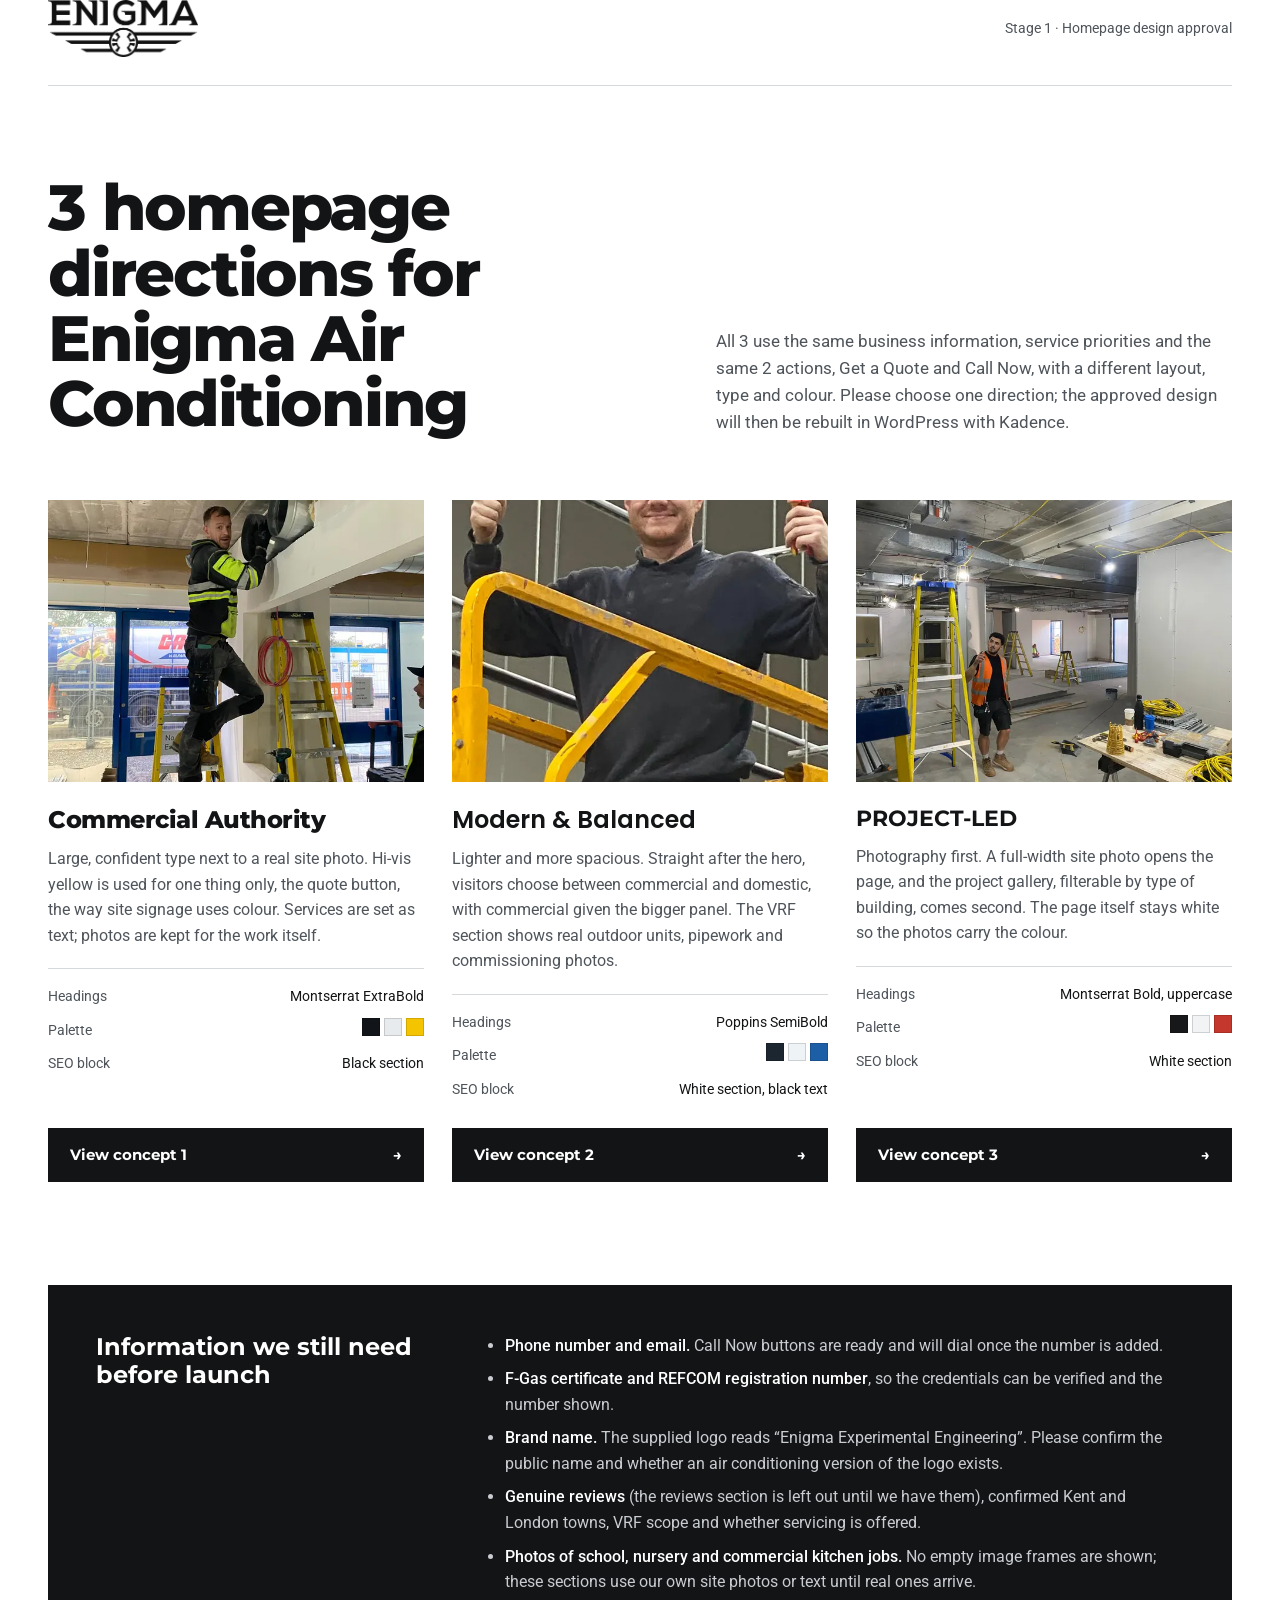
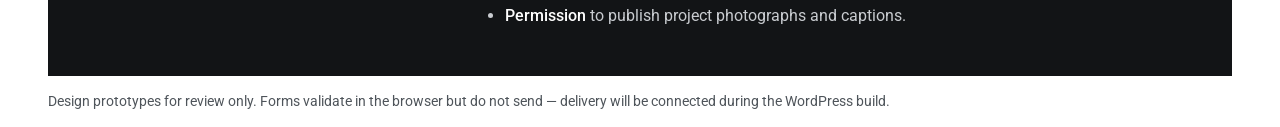
<file: index.html>
<!DOCTYPE html>
<html lang="en-GB">
<head>
  <meta charset="utf-8">
  <meta name="viewport" content="width=device-width, initial-scale=1">
  <title>Homepage Design Concepts | Enigma Air Conditioning</title>
  <meta name="description" content="Three homepage design concepts for Enigma Air Conditioning, for client review and selection.">
  <meta name="robots" content="noindex, nofollow">
  <link rel="icon" href="assets/logo/enigma-logo-mark-black-640.png">
  <link rel="preconnect" href="https://fonts.googleapis.com">
  <link rel="preconnect" href="https://fonts.gstatic.com" crossorigin>
  <link href="https://fonts.googleapis.com/css2?family=Montserrat:wght@600;700;800&family=Poppins:wght@500;600&family=Roboto:wght@400;500&display=swap" rel="stylesheet">
  <style>
    :root { --ink: #121416; --paper: #ffffff; --line: #d6d9dc; --muted: #4e545a; --gutter: clamp(20px, 4vw, 48px); }
    *, *::before, *::after { box-sizing: border-box; }
    body { margin: 0; background: var(--paper); color: var(--ink); font-family: 'Roboto', system-ui, sans-serif; font-size: 1.0625rem; line-height: 1.6; overflow-x: hidden; }
    img { display: block; max-width: 100%; height: auto; }
    a { color: inherit; }
    :focus-visible { outline: 3px solid #121416; outline-offset: 3px; }
    .wrap { max-width: calc(1240px + var(--gutter) * 2); margin: 0 auto; padding: 0 var(--gutter); }
    header { padding: 40px 0 0; }
    .top { display: flex; justify-content: space-between; align-items: center; gap: 24px; flex-wrap: wrap; border-bottom: 1px solid var(--line); padding-bottom: 28px; }
    .top img { width: 150px; }
    .top p { margin: 0; font-size: 0.875rem; color: var(--muted); }
    .intro { padding: clamp(48px, 7vw, 96px) 0 clamp(40px, 5vw, 64px); display: grid; grid-template-columns: 1.2fr 1fr; gap: 48px; align-items: end; }
    h1 { font-family: 'Montserrat', sans-serif; font-weight: 800; font-size: clamp(2.25rem, 5vw, 4rem); line-height: 1.02; letter-spacing: -0.035em; margin: 0; }
    .intro p { margin: 0; color: var(--muted); }
    .concepts { list-style: none; margin: 0; padding: 0; display: grid; grid-template-columns: repeat(3, 1fr); gap: 28px; }
    .concept { display: flex; flex-direction: column; }
    .concept__img { position: relative; aspect-ratio: 4 / 3; overflow: hidden; }
    .concept__img img { width: 100%; height: 100%; object-fit: cover; }
    .concept__num { position: absolute; top: 0; left: 0; background: var(--ink); color: #fff; font-family: 'Montserrat', sans-serif; font-weight: 700; font-size: 0.8125rem; letter-spacing: 0.12em; padding: 8px 14px; }
    .concept__body { padding: 24px 0 0; display: flex; flex-direction: column; flex: 1; }
    .concept h2 { margin: 0 0 12px; font-size: 1.5rem; line-height: 1.15; }
    .concept p { margin: 0 0 20px; color: var(--muted); font-size: 1rem; }
    .meta { display: grid; gap: 10px; margin: 0 0 28px; padding: 16px 0 0; border-top: 1px solid var(--line); font-size: 0.875rem; }
    .meta div { display: flex; justify-content: space-between; gap: 12px; align-items: center; }
    .meta dt { color: var(--muted); }
    .meta dd { margin: 0; text-align: right; }
    .swatches { display: inline-flex; gap: 4px; }
    .swatches span { width: 18px; height: 18px; border: 1px solid rgba(0,0,0,.15); }
    .open { margin-top: auto; display: inline-flex; justify-content: space-between; align-items: center; min-height: 54px; padding: 0 22px; background: var(--ink); color: #fff; text-decoration: none; font-family: 'Montserrat', sans-serif; font-weight: 700; font-size: 0.9375rem; }
    .open:hover { background: #33373b; }
    .c1 h2 { font-family: 'Montserrat', sans-serif; font-weight: 800; letter-spacing: -0.02em; }
    .c2 h2 { font-family: 'Poppins', sans-serif; font-weight: 600; }
    .c3 h2 { font-family: 'Montserrat', sans-serif; font-weight: 700; text-transform: uppercase; font-size: 1.375rem; }
    .notes { margin: clamp(56px, 8vw, 104px) 0 0; padding: clamp(28px, 4vw, 48px); background: var(--ink); color: #c9ccd0; display: grid; grid-template-columns: 1fr 2fr; gap: 40px; }
    .notes h2 { color: #fff; font-family: 'Montserrat', sans-serif; font-size: 1.5rem; margin: 0; line-height: 1.2; }
    .notes ul { margin: 0; padding-left: 20px; display: grid; gap: 8px; font-size: 1rem; }
    .notes strong { color: #fff; font-weight: 500; }
    footer { padding: 40px 0 56px; font-size: 0.875rem; color: var(--muted); }
    @media (max-width: 1023px) { .concepts { grid-template-columns: 1fr 1fr; } }
    @media (max-width: 767px) { .concepts { grid-template-columns: 1fr; } .intro, .notes { grid-template-columns: 1fr; gap: 20px; } }
  </style>
</head>
<body>
  <header class="wrap">
    <div class="top">
      <img src="assets/logo/enigma-logo-mark-black-640.png" width="640" height="242" alt="Enigma">
      <p>Stage 1 · Homepage design approval</p>
    </div>
  </header>

  <main class="wrap">
    <section class="intro" aria-labelledby="title">
      <h1 id="title">3 homepage directions for Enigma Air Conditioning</h1>
      <p>All 3 use the same business information, service priorities and the same 2 actions, Get a Quote and Call Now, with a different layout, type and colour. Please choose one direction; the approved design will then be rebuilt in WordPress with Kadence.</p>
    </section>

    <ul class="concepts">
      <li class="concept c1">
        <div class="concept__img">
          <img src="assets/images/engineer-ladder-shopfront-640.webp" width="640" height="853" alt="Engineer on a stepladder installing ductwork in a commercial unit">
          
        </div>
        <div class="concept__body">
          <h2>Commercial Authority</h2>
          <p>Large, confident type next to a real site photo. Hi-vis yellow is used for one thing only, the quote button, the way site signage uses colour. Services are set as text; photos are kept for the work itself.</p>
          <dl class="meta">
            <div><dt>Headings</dt><dd>Montserrat ExtraBold</dd></div>
            <div><dt>Palette</dt><dd><span class="swatches" aria-label="Black, galvanised grey and hi-vis yellow"><span style="background:#111418"></span><span style="background:#e8ebed"></span><span style="background:#f5c400"></span></span></dd></div>
            <div><dt>SEO block</dt><dd>Black section</dd></div>
          </dl>
          <a class="open" href="option-1-commercial-authority/">View concept 1 <span aria-hidden="true">→</span></a>
        </div>
      </li>
      <li class="concept c2">
        <div class="concept__img">
          <img src="assets/images/engineer-scissor-lift-640.webp" width="640" height="853" alt="Smiling engineer giving a thumbs up from a scissor lift">
          
        </div>
        <div class="concept__body">
          <h2>Modern &amp; Balanced</h2>
          <p>Lighter and more spacious. Straight after the hero, visitors choose between commercial and domestic, with commercial given the bigger panel. The VRF section shows real outdoor units, pipework and commissioning photos.</p>
          <dl class="meta">
            <div><dt>Headings</dt><dd>Poppins SemiBold</dd></div>
            <div><dt>Palette</dt><dd><span class="swatches" aria-label="Slate, pale blue-grey and gauge blue"><span style="background:#1c2630"></span><span style="background:#eef3f6"></span><span style="background:#1d5fa6"></span></span></dd></div>
            <div><dt>SEO block</dt><dd>White section, black text</dd></div>
          </dl>
          <a class="open" href="option-2-modern-balanced/">View concept 2 <span aria-hidden="true">→</span></a>
        </div>
      </li>
      <li class="concept c3">
        <div class="concept__img">
          <img src="assets/images/engineer-hivis-fitout-640.webp" width="640" height="480" alt="Engineer in orange hi-vis on a commercial fit-out site">
          
        </div>
        <div class="concept__body">
          <h2>Project-Led</h2>
          <p>Photography first. A full-width site photo opens the page, and the project gallery, filterable by type of building, comes second. The page itself stays white so the photos carry the colour.</p>
          <dl class="meta">
            <div><dt>Headings</dt><dd>Montserrat Bold, uppercase</dd></div>
            <div><dt>Palette</dt><dd><span class="swatches" aria-label="Black, cool grey and gauge red"><span style="background:#16181a"></span><span style="background:#f2f3f4"></span><span style="background:#c4372c"></span></span></dd></div>
            <div><dt>SEO block</dt><dd>White section</dd></div>
          </dl>
          <a class="open" href="option-3-project-led/">View concept 3 <span aria-hidden="true">→</span></a>
        </div>
      </li>
    </ul>

    <section class="notes" aria-labelledby="notes-title">
      <h2 id="notes-title">Information we still need before launch</h2>
      <ul>
        <li><strong>Phone number and email.</strong> Call Now buttons are ready and will dial once the number is added.</li>
        <li><strong>F-Gas certificate and REFCOM registration number</strong>, so the credentials can be verified and the number shown.</li>
        <li><strong>Brand name.</strong> The supplied logo reads “Enigma Experimental Engineering”. Please confirm the public name and whether an air conditioning version of the logo exists.</li>
        <li><strong>Genuine reviews</strong> (the reviews section is left out until we have them), confirmed Kent and London towns, VRF scope and whether servicing is offered.</li>
        <li><strong>Photos of school, nursery and commercial kitchen jobs.</strong> No empty image frames are shown; these sections use our own site photos or text until real ones arrive.</li>
        <li><strong>Permission</strong> to publish project photographs and captions.</li>
      </ul>
    </section>
  </main>

  <footer class="wrap">
    <p>Design prototypes for review only. Forms validate in the browser but do not send — delivery will be connected during the WordPress build.</p>
  </footer>
</body>
</html>
</file>
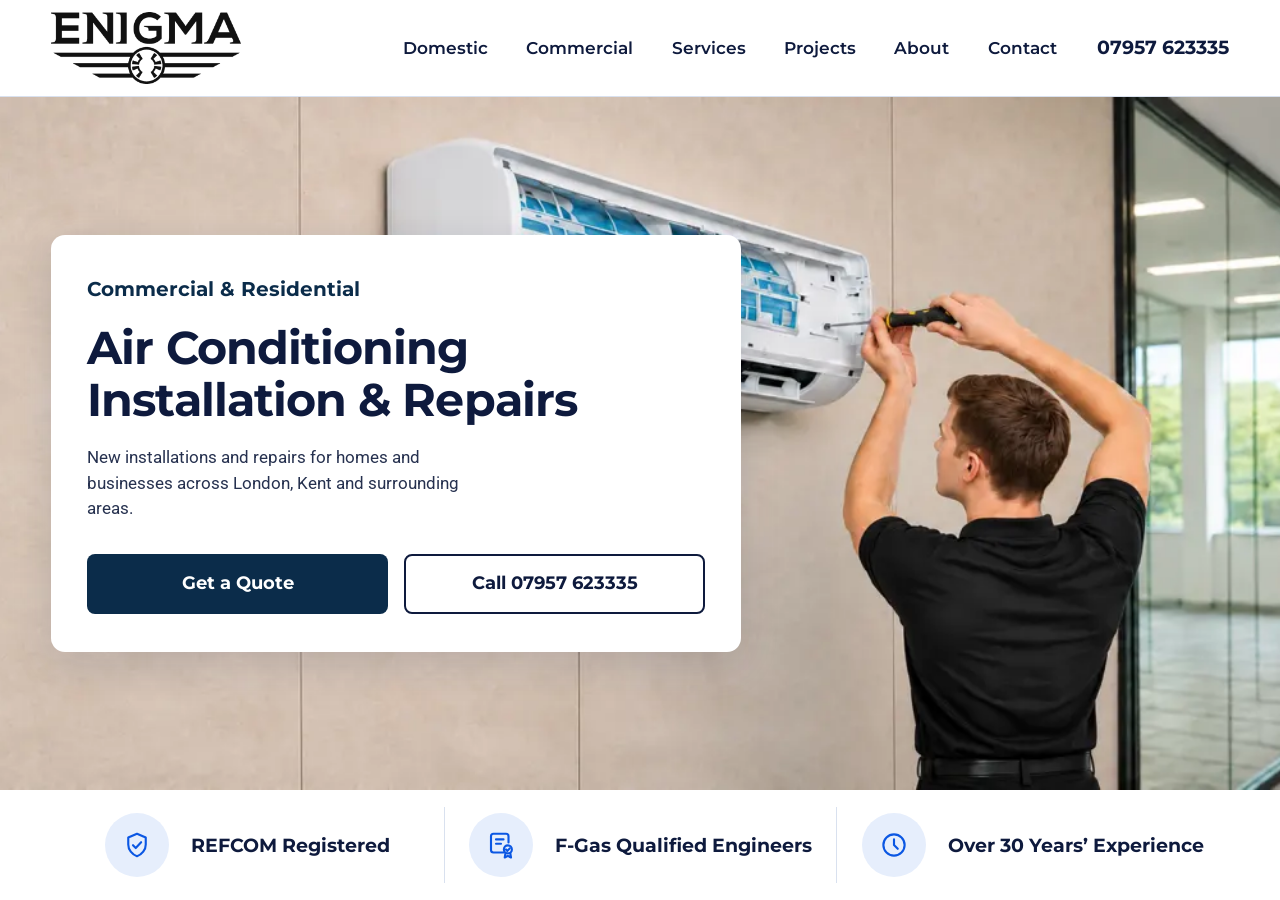
<file: hero-section/index.html>
<!DOCTYPE html>
<html lang="en-GB">
<head>
  <meta charset="utf-8">
  <meta name="viewport" content="width=device-width, initial-scale=1">
  <title>Air Conditioning Installation &amp; Repairs in London and Kent | Enigma Air Conditioning</title>
  <meta name="description" content="New air conditioning installations and repairs for homes and businesses across London, Kent and surrounding areas. REFCOM registered, F-Gas qualified engineers. Call 07957 623335.">
  <!-- Preview for client review: keep out of search results until launch -->
  <meta name="robots" content="noindex, nofollow">
  <meta name="theme-color" content="#ffffff">
  <link rel="icon" href="../assets/logo/enigma-logo-mark-black-640.png">
  <link rel="preconnect" href="https://fonts.googleapis.com">
  <link rel="preconnect" href="https://fonts.gstatic.com" crossorigin>
  <link href="https://fonts.googleapis.com/css2?family=Montserrat:wght@600;700&family=Roboto:wght@400;500&display=swap" rel="stylesheet">
  <link rel="preload" as="image" href="../assets/images/hero-engineer-wide-1440.webp" media="(min-width: 768px)" imagesrcset="../assets/images/hero-engineer-wide-1024.webp 1024w, ../assets/images/hero-engineer-wide-1440.webp 1440w, ../assets/images/hero-engineer-wide-2045.webp 2045w" imagesizes="100vw">
  <link rel="preload" as="image" href="../assets/images/hero-engineer-corridor-800.webp" media="(max-width: 767px)" imagesrcset="../assets/images/hero-engineer-corridor-800.webp 800w, ../assets/images/hero-engineer-corridor-1216.webp 1216w" imagesizes="100vw">
  <link rel="stylesheet" href="style.css?v=202611232116">
</head>
<body>
  <a class="skip-link" href="#main">Skip to content</a>

  <!-- ============ Header ============ -->
  <header class="site-header">
    <div class="container site-header__inner">
      <a class="brand" href="#top" aria-label="Enigma Air Conditioning, home">
        <img src="../assets/logo/enigma-logo-mark-black-640.png" width="640" height="242" alt="Enigma">
      </a>
      <nav id="site-nav" class="site-nav" aria-label="Main">
        <ul>
          <li><a href="#domestic">Domestic</a></li>
          <li><a href="#commercial">Commercial</a></li>
          <li><a href="#services">Services</a></li>
          <li><a href="#projects">Projects</a></li>
          <li><a href="#about">About</a></li>
          <li><a href="#quote-form">Contact</a></li>
        </ul>
        <div class="site-nav__actions">
          <a class="btn btn--primary" href="#quote-form">Get a Quote</a>
          <a class="btn btn--outline" href="tel:+447957623335">Call 07957 623335</a>
        </div>
      </nav>
      <a class="header-phone" href="tel:+447957623335">07957 623335</a>
      <button class="nav-toggle" type="button" aria-expanded="false" aria-controls="site-nav">
        <span class="visually-hidden">Menu</span>
        <span class="nav-toggle__bar" aria-hidden="true"></span>
        <span class="nav-toggle__bar" aria-hidden="true"></span>
        <span class="nav-toggle__bar" aria-hidden="true"></span>
      </button>
    </div>
  </header>

  <main id="main">
    <!-- ============ Hero ============ -->
    <section class="hero" id="top" aria-labelledby="hero-title">
      <picture class="hero__media">
        <source media="(max-width: 767px)" srcset="../assets/images/hero-engineer-corridor-800.webp 800w, ../assets/images/hero-engineer-corridor-1216.webp 1216w" sizes="100vw">
        <img src="../assets/images/hero-engineer-wide-1440.webp" srcset="../assets/images/hero-engineer-wide-1024.webp 1024w, ../assets/images/hero-engineer-wide-1440.webp 1440w, ../assets/images/hero-engineer-wide-2045.webp 2045w" sizes="100vw" width="2045" height="769" alt="Engineer in a black polo opening the cover of a wall-mounted air conditioning unit in an office corridor" fetchpriority="high">
      </picture>

      <div class="container hero__inner">
        <div class="hero__card">
          <p class="hero__eyebrow">Commercial &amp; Residential</p>
          <h1 id="hero-title">Air Conditioning <span class="keep">Installation &amp; Repairs</span></h1>
          <p class="hero__lead">New installations and repairs for homes and businesses across London, Kent and surrounding areas.</p>
          <div class="hero__actions">
            <a class="btn btn--primary btn--lg" href="#quote-form">Get a Quote</a>
            <a class="btn btn--outline btn--lg" href="tel:+447957623335">Call 07957 623335</a>
          </div>
        </div>
      </div>
    </section>

    <!-- ============ Credentials strip ============ -->
    <section class="trust" aria-label="Credentials">
      <ul class="container trust__list">
        <li>
          <span class="trust__icon" aria-hidden="true">
            <svg viewBox="0 0 24 24"><path d="M12 3l7 3v5.5c0 4.4-3 8.1-7 9.5-4-1.4-7-5.1-7-9.5V6z"/><path d="M8.8 12.2l2.2 2.2 4.3-4.6"/></svg>
          </span>
          REFCOM Registered
        </li>
        <li>
          <span class="trust__icon" aria-hidden="true">
            <svg viewBox="0 0 24 24"><path d="M14 18H6a2 2 0 0 1-2-2V5a2 2 0 0 1 2-2h10a2 2 0 0 1 2 2v5"/><path d="M8 7.5h6M8 11h4"/><circle cx="17.5" cy="15.5" r="3.2"/><path d="M16 15.6l1.1 1.1 1.9-2"/><path d="M15.6 18.3L15 22l2.5-1.3L20 22l-.6-3.7"/></svg>
          </span>
          F-Gas Qualified Engineers
        </li>
        <li>
          <span class="trust__icon" aria-hidden="true">
            <svg viewBox="0 0 24 24"><circle cx="12" cy="12" r="8.5"/><path d="M12 7.5V12l3 3"/></svg>
          </span>
          Over 30 Years’ Experience
        </li>
      </ul>
    </section>

    <!-- Next sections (services, projects, quote form #quote-form) will be added after the hero is approved. -->
  </main>

  <script src="script.js?v=202611232116" defer></script>
</body>
</html>
</file>
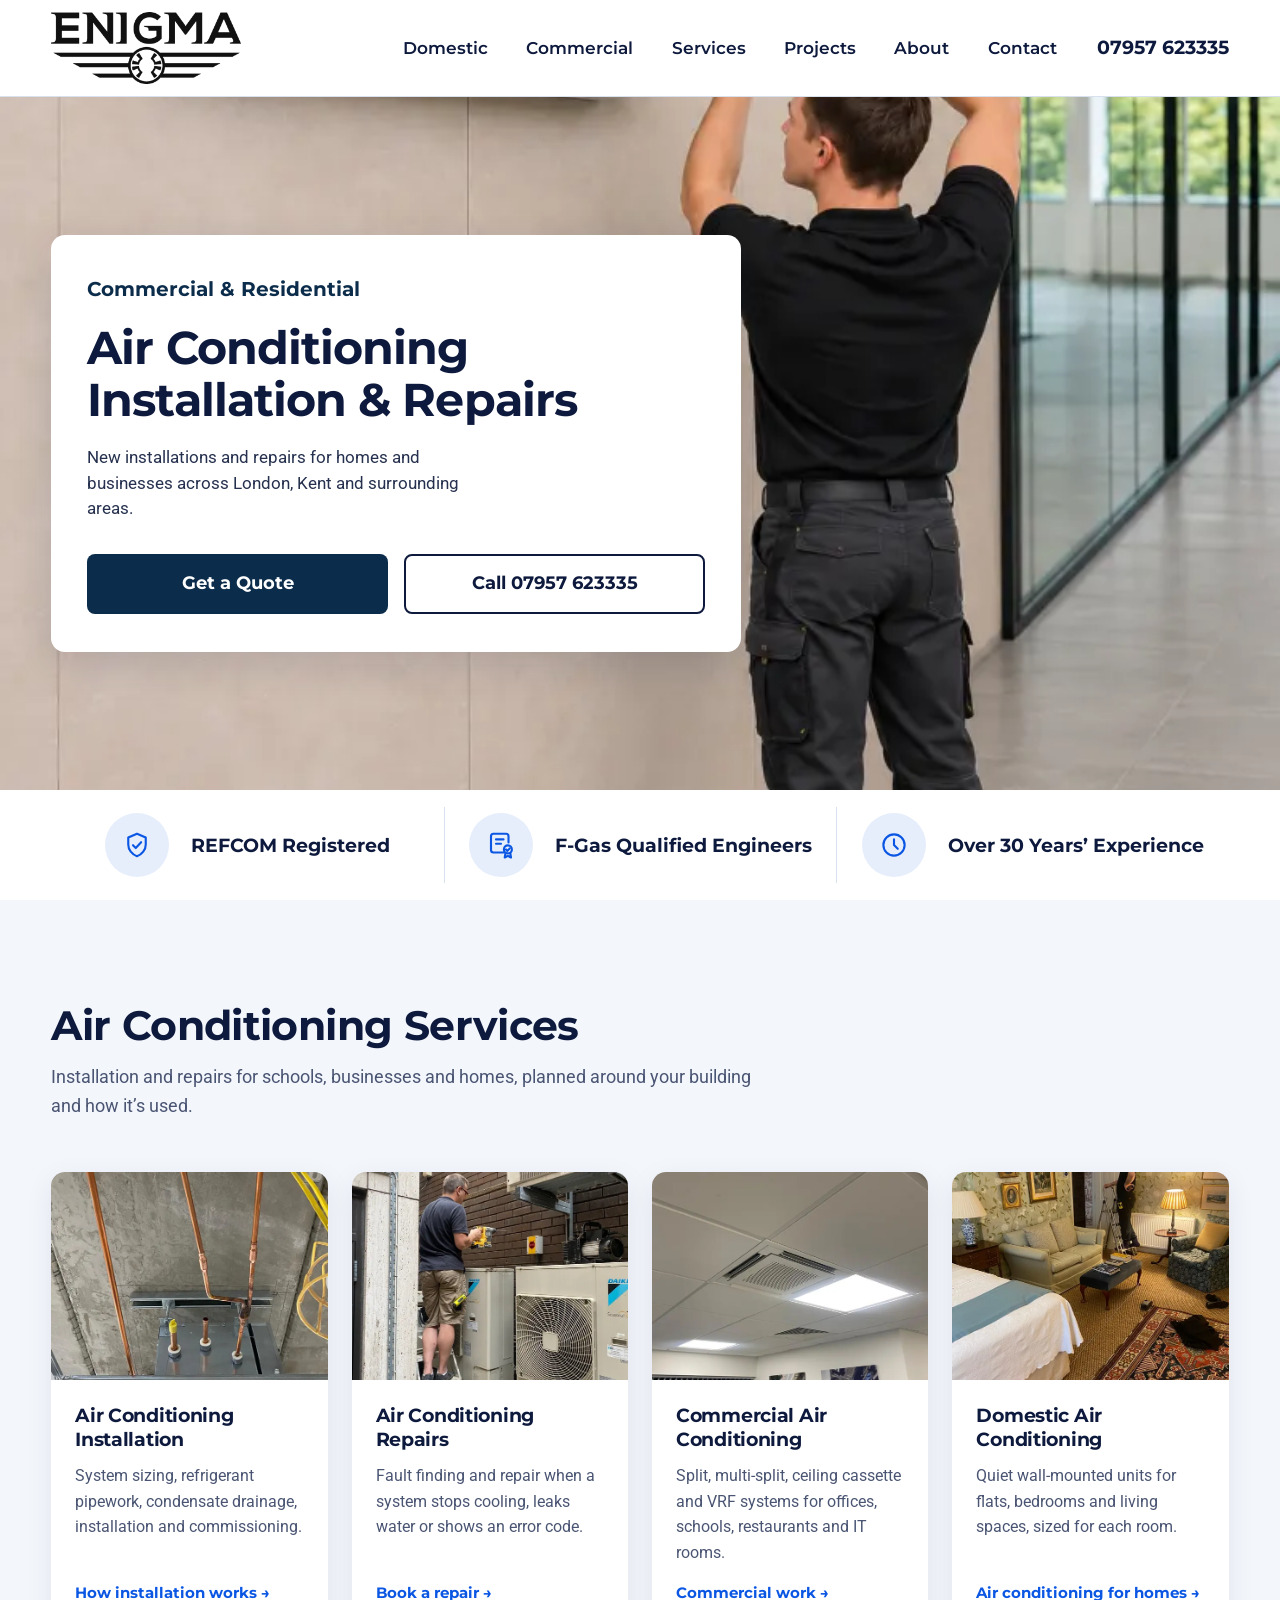
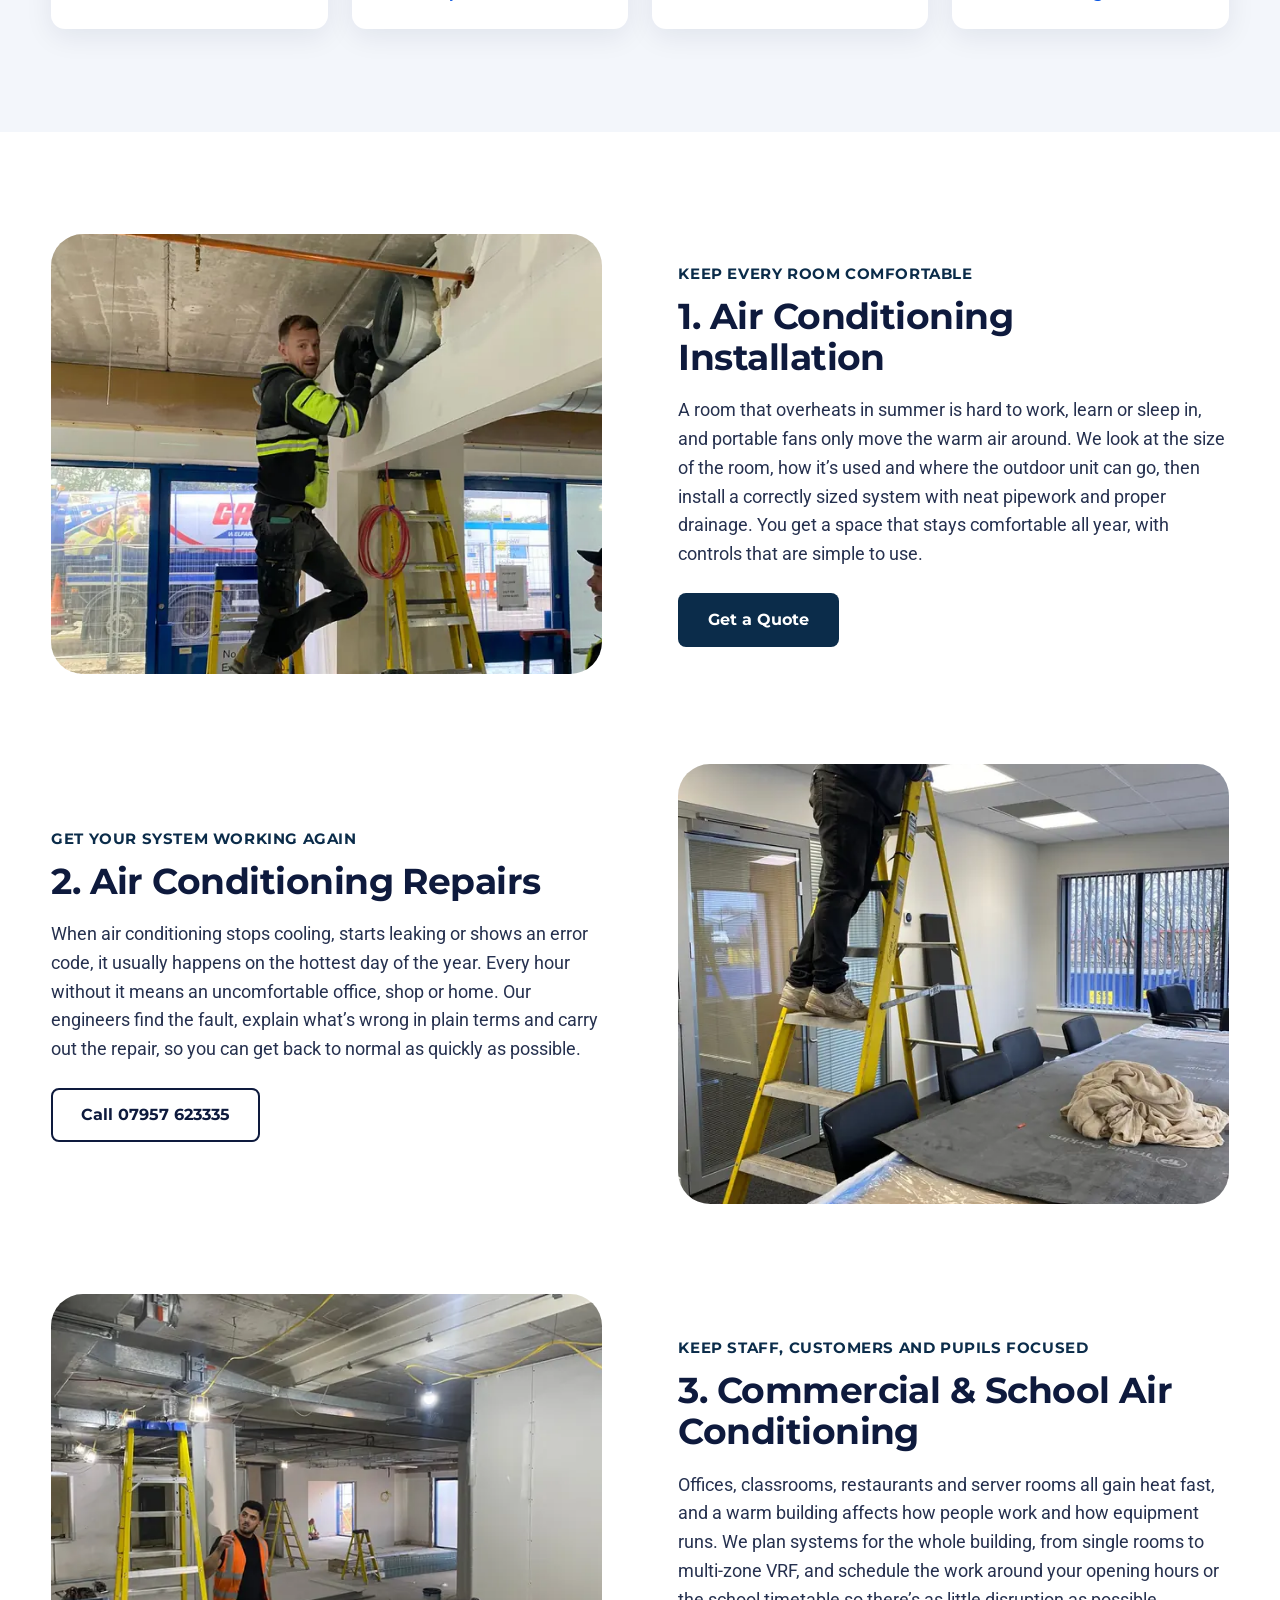
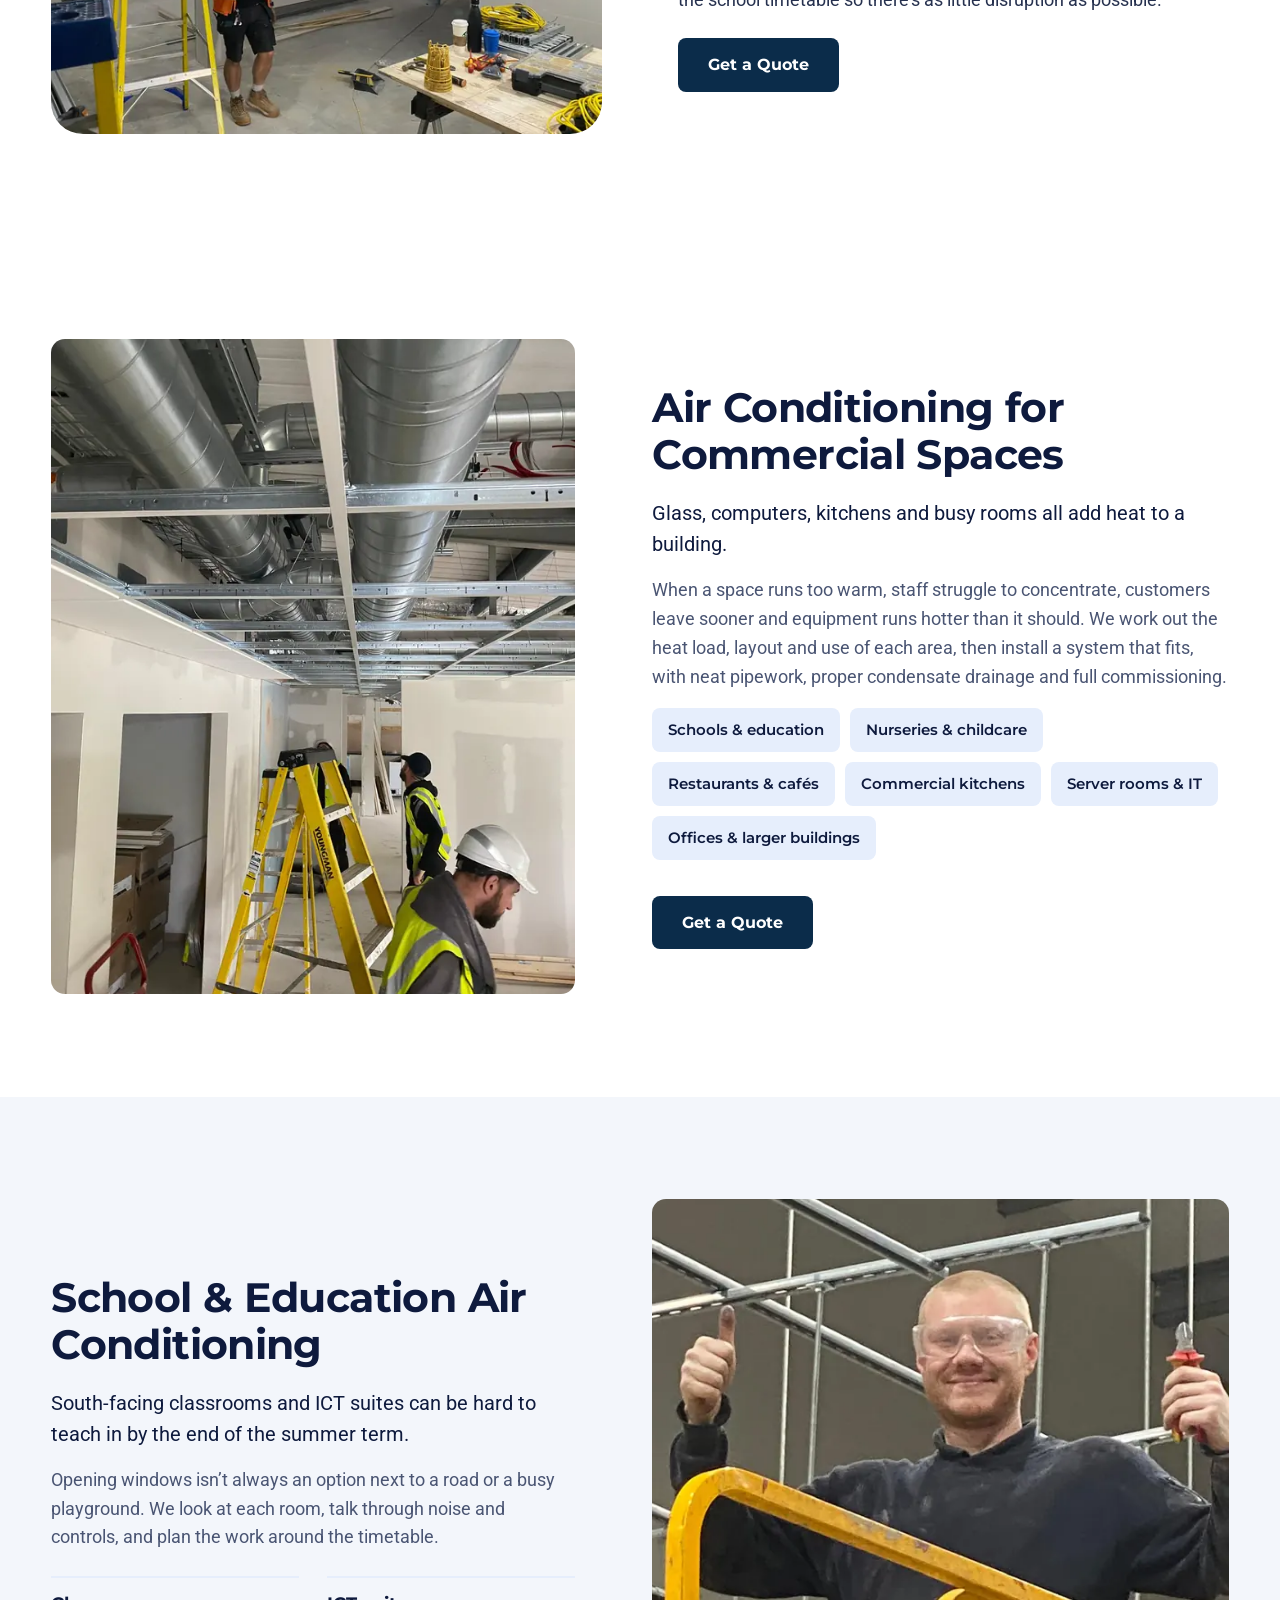
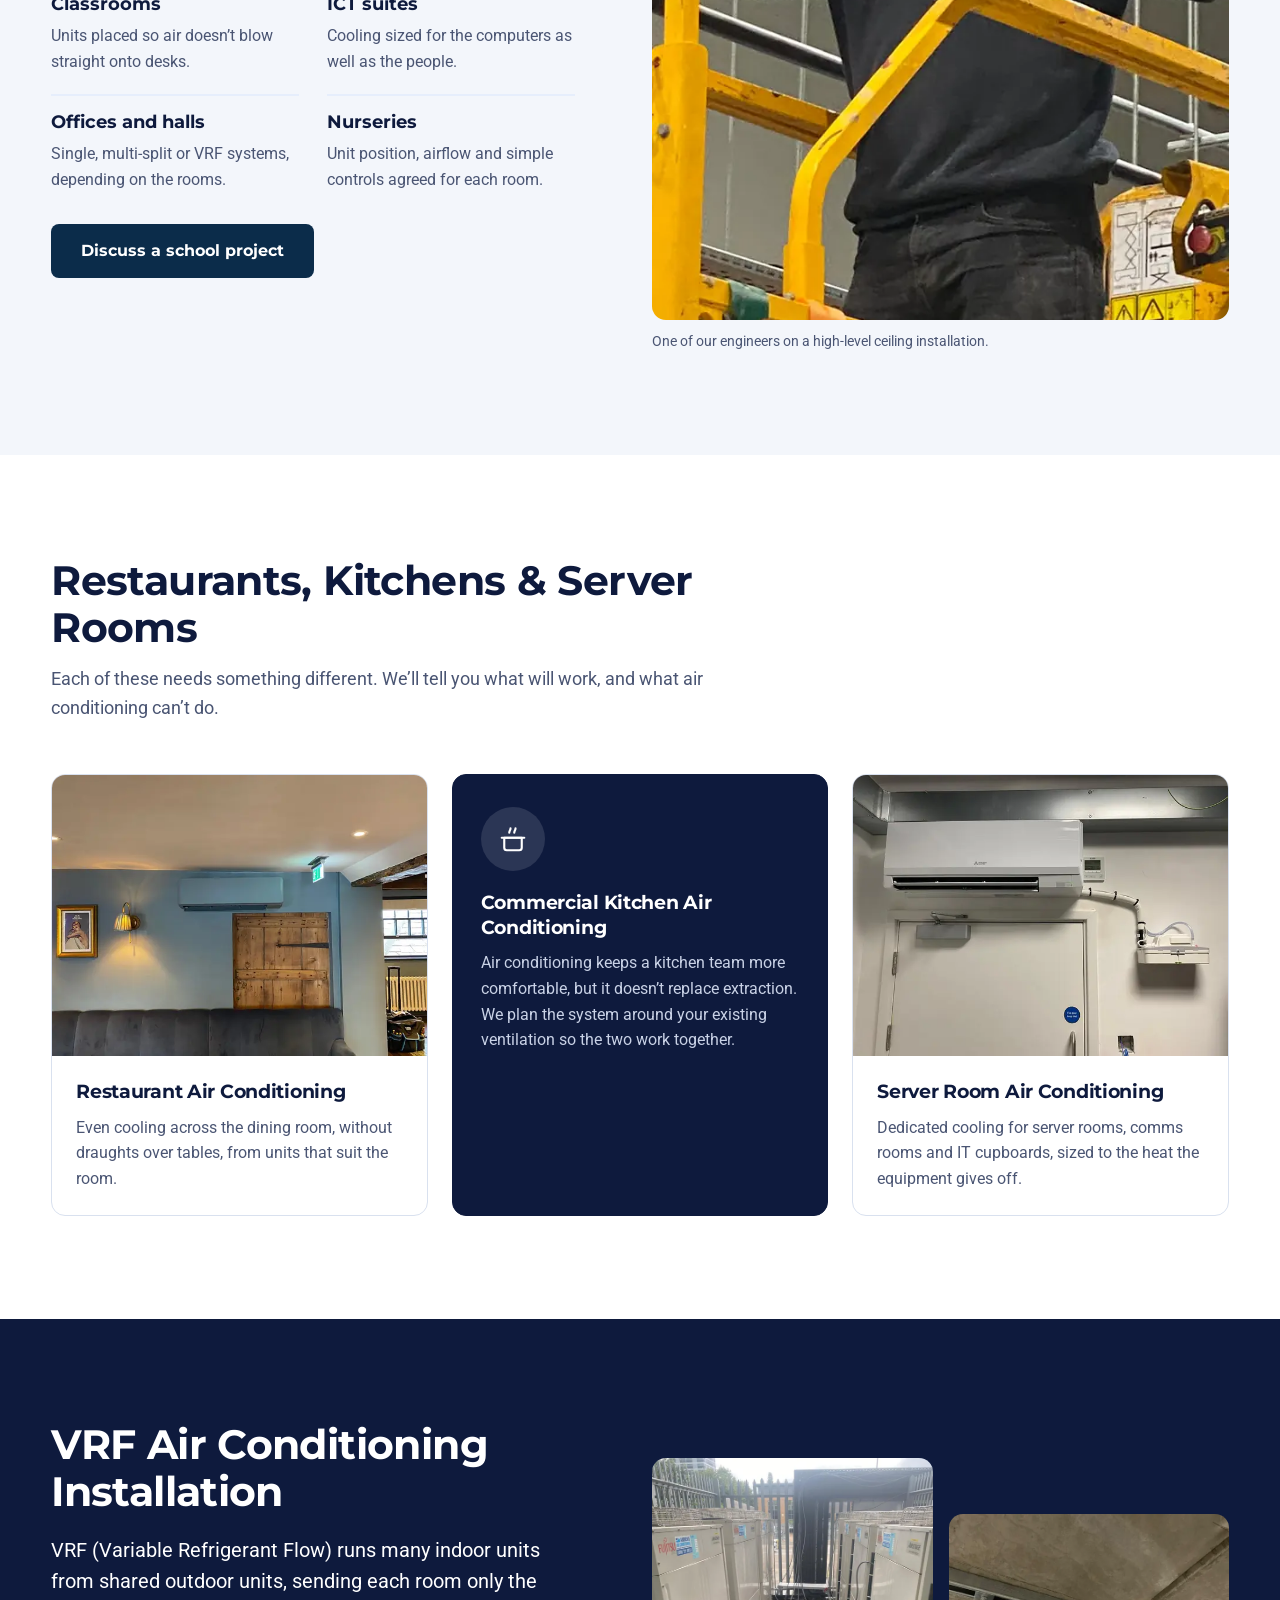
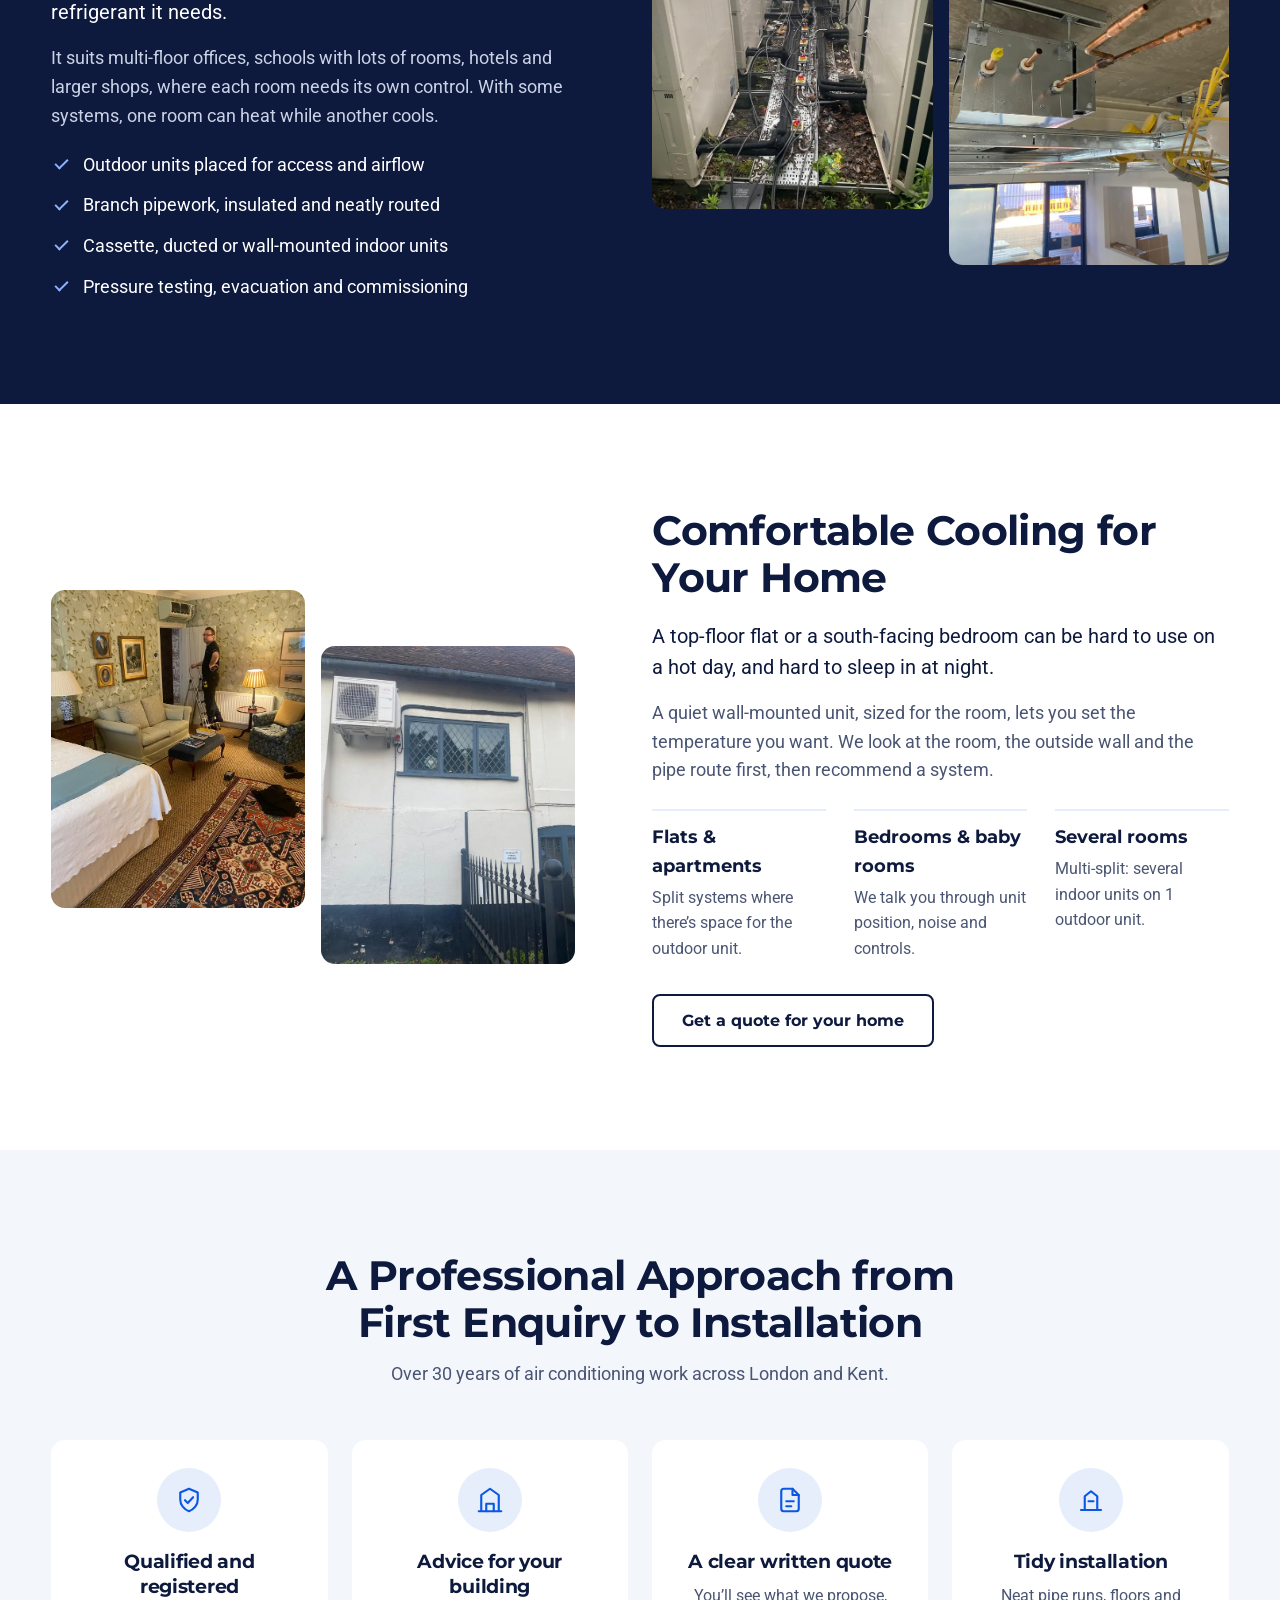
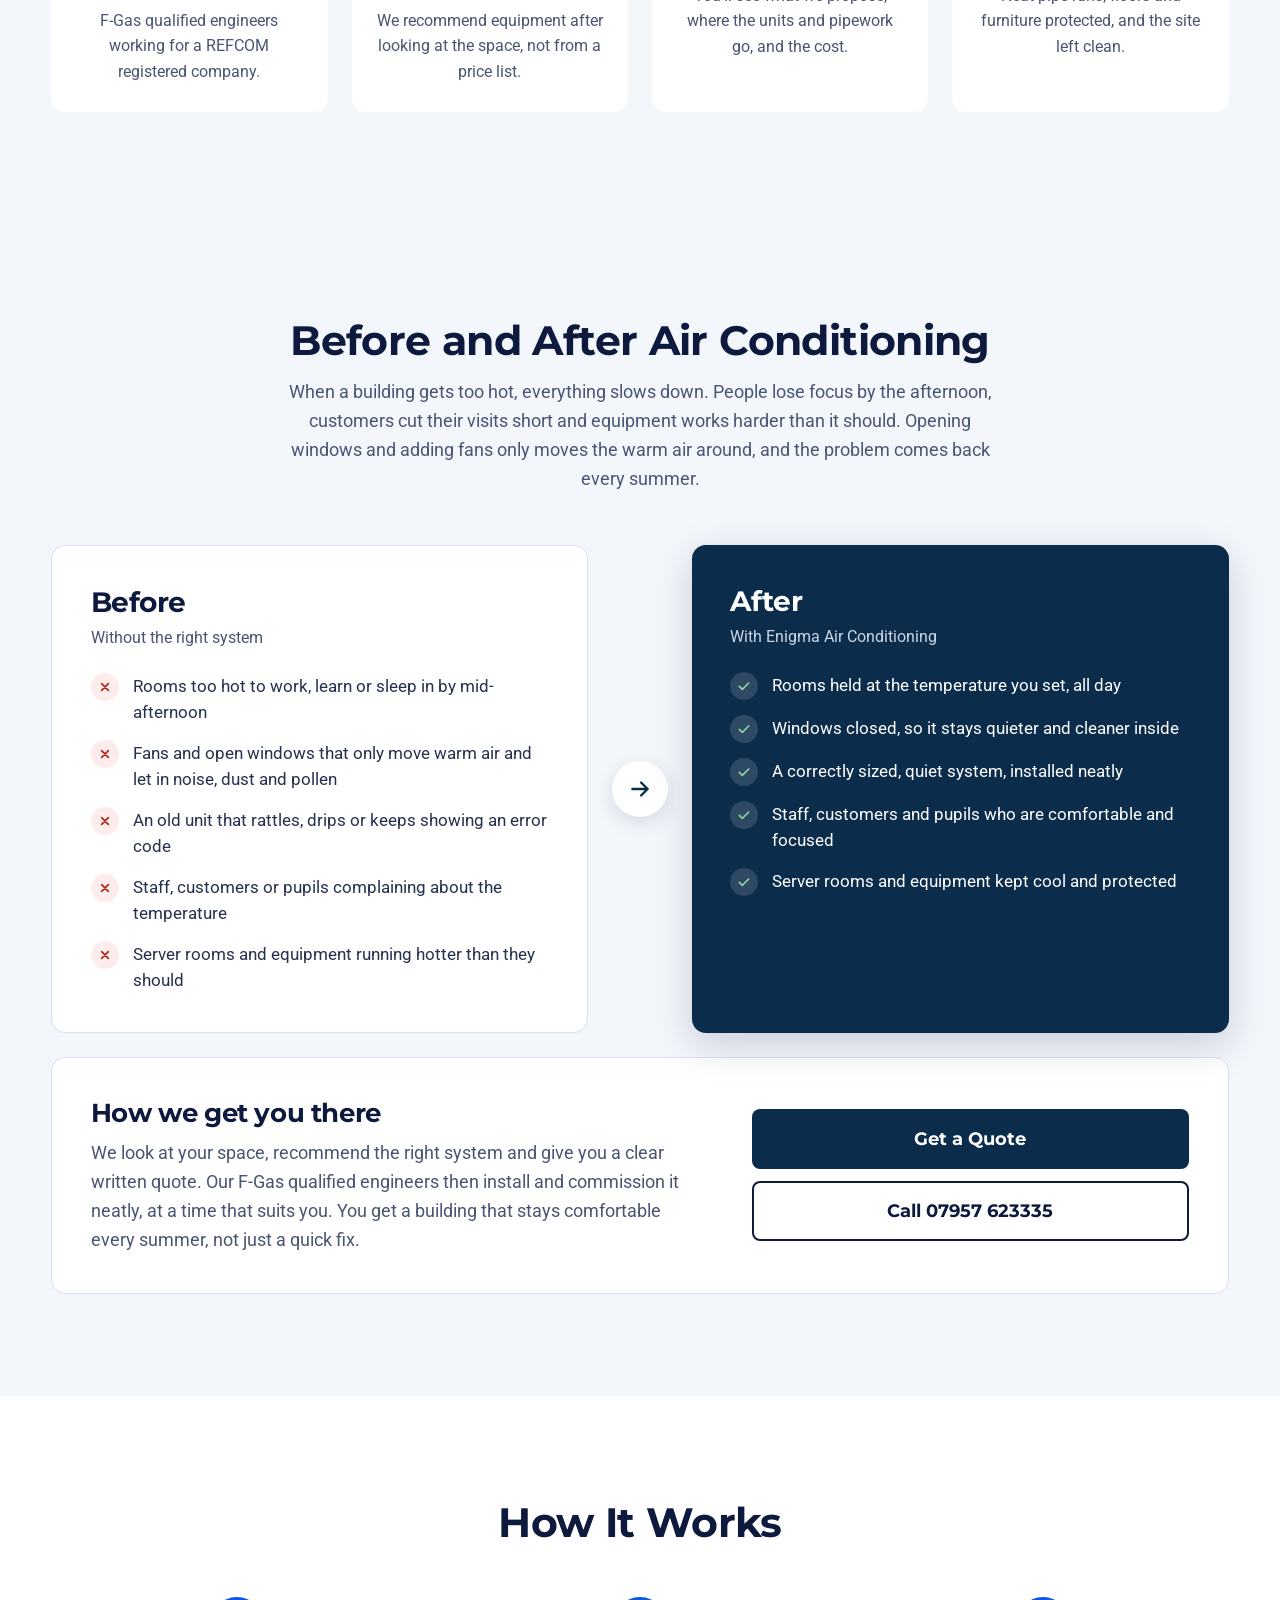
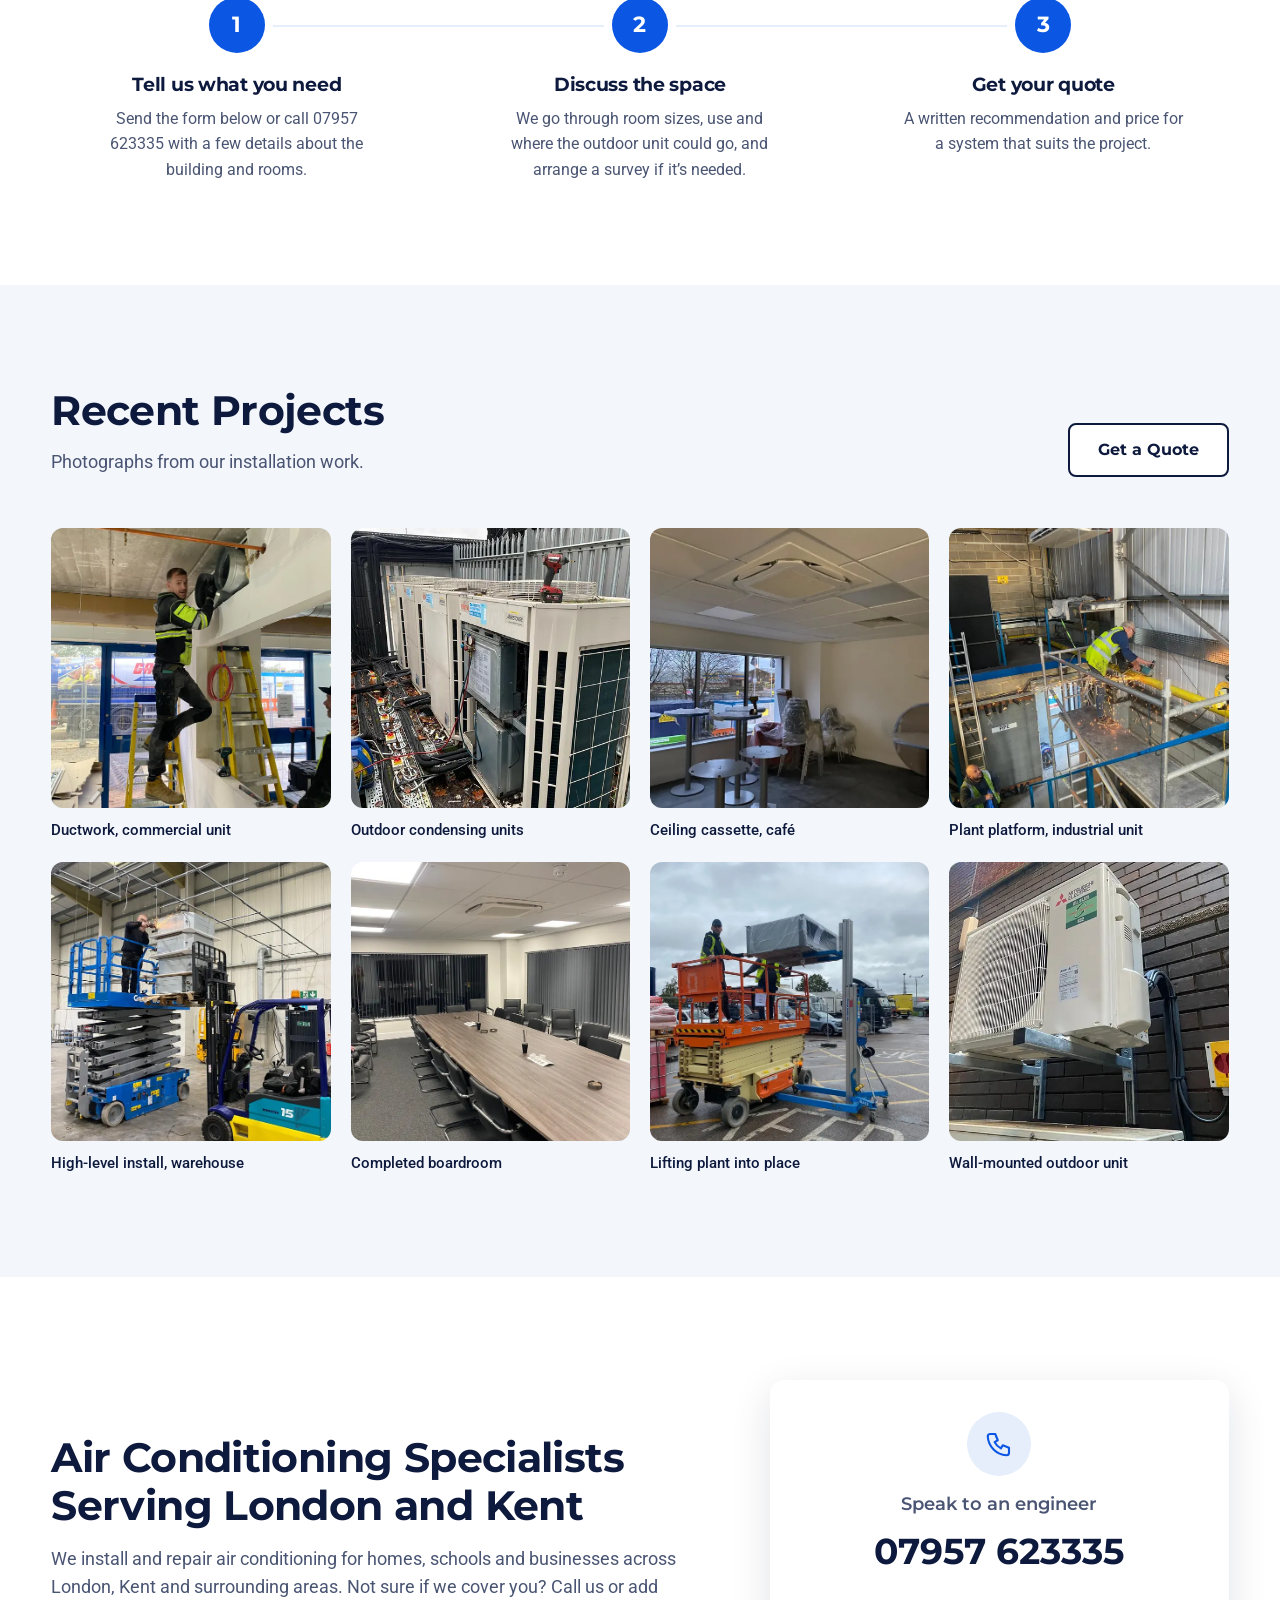
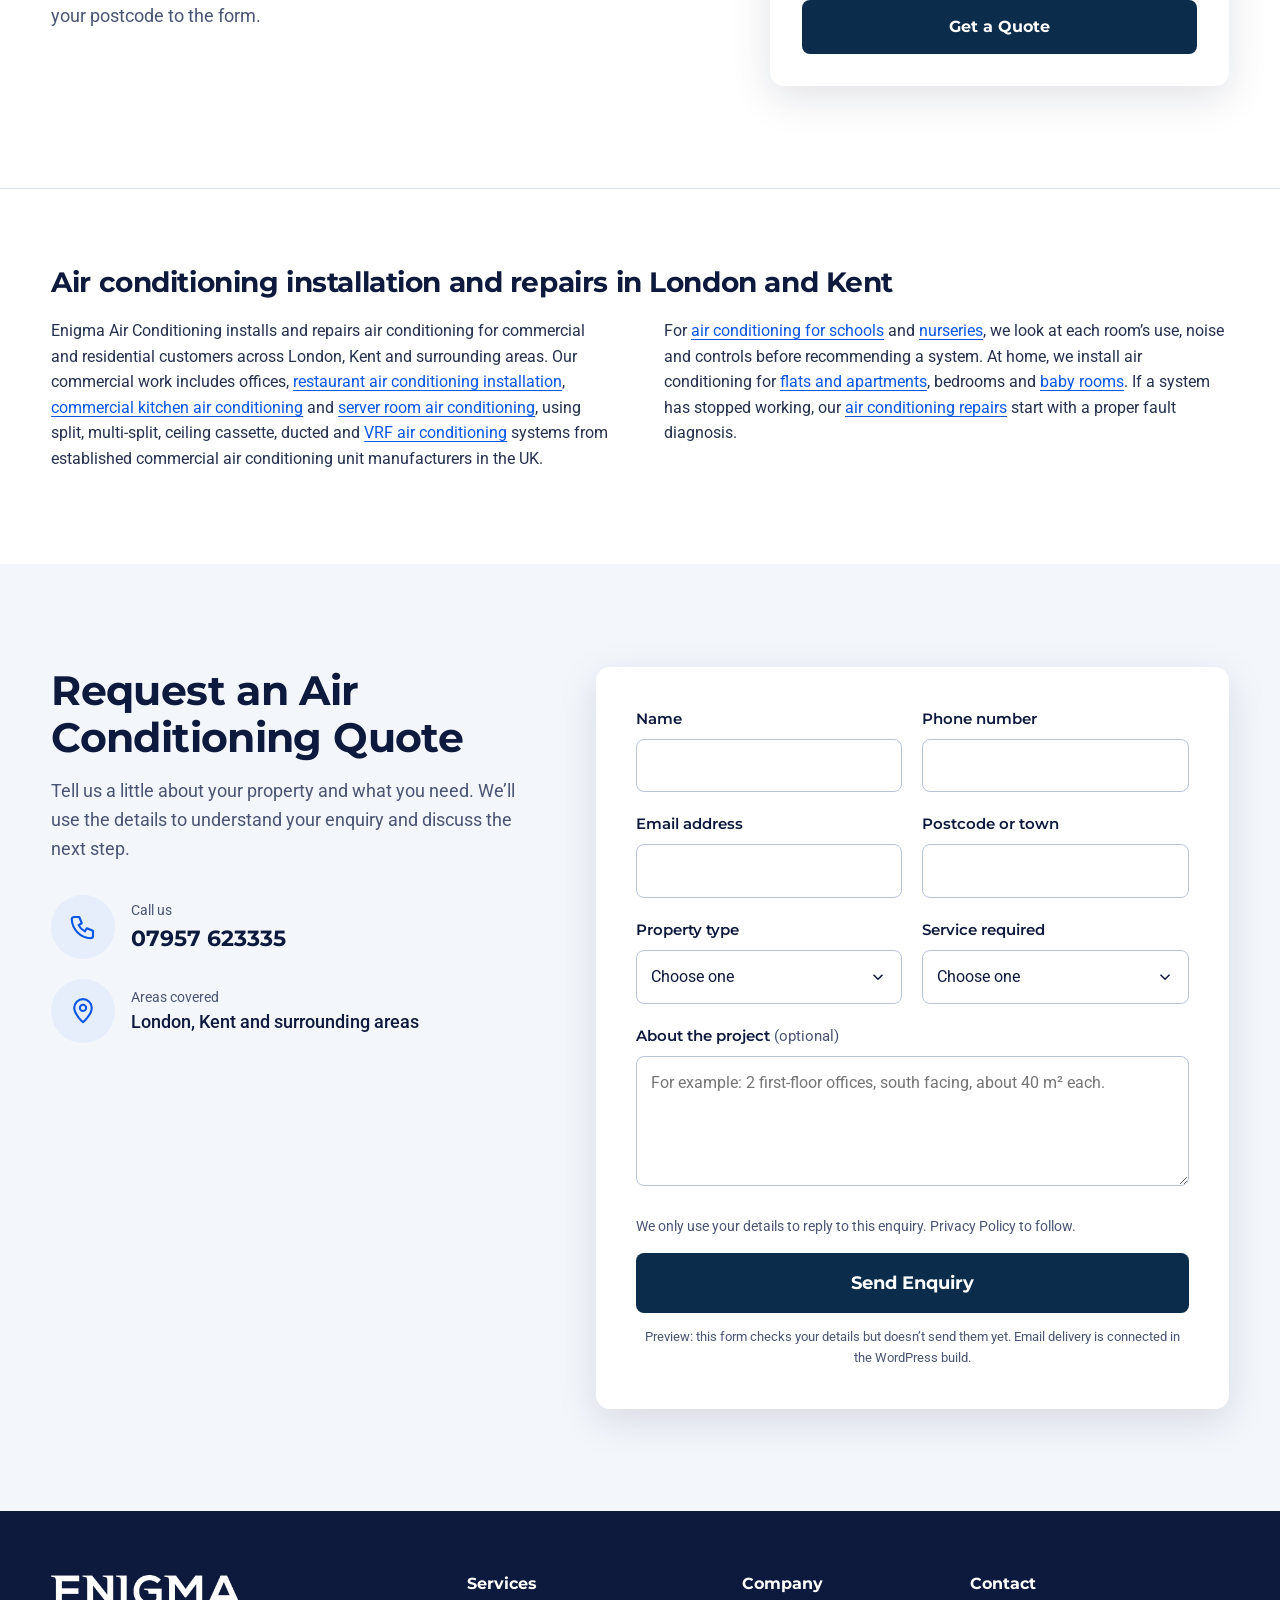
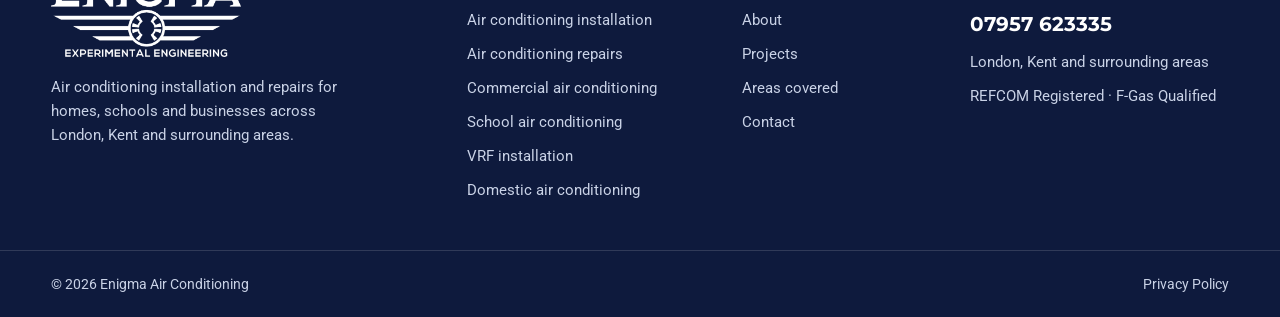
<file: homepage/index.html>
<!DOCTYPE html>
<html lang="en-GB">
<head>
  <meta charset="utf-8">
  <meta name="viewport" content="width=device-width, initial-scale=1">
  <title>Air Conditioning Installation &amp; Repairs in London and Kent | Enigma Air Conditioning</title>
  <meta name="description" content="Air conditioning installation and repairs for homes, schools and businesses across London, Kent and surrounding areas. REFCOM registered, F-Gas qualified engineers. Call 07957 623335.">
  <!-- Preview for client review: keep out of search results until launch -->
  <meta name="robots" content="noindex, nofollow">
  <meta name="theme-color" content="#ffffff">
  <link rel="icon" href="../assets/logo/enigma-logo-mark-black-640.png">
  <link rel="preconnect" href="https://fonts.googleapis.com">
  <link rel="preconnect" href="https://fonts.gstatic.com" crossorigin>
  <link href="https://fonts.googleapis.com/css2?family=Montserrat:wght@600;700&family=Roboto:wght@400;500&display=swap" rel="stylesheet">
  <link rel="preload" as="image" href="../assets/images/hero-engineer-wide-1440.webp" media="(min-width: 768px)" imagesrcset="../assets/images/hero-engineer-wide-1024.webp 1024w, ../assets/images/hero-engineer-wide-1440.webp 1440w, ../assets/images/hero-engineer-wide-2045.webp 2045w" imagesizes="100vw">
  <link rel="preload" as="image" href="../assets/images/hero-engineer-corridor-800.webp" media="(max-width: 767px)" imagesrcset="../assets/images/hero-engineer-corridor-800.webp 800w, ../assets/images/hero-engineer-corridor-1216.webp 1216w" imagesizes="100vw">
  <link rel="stylesheet" href="style.css?v=202611232116">
  <!-- LocalBusiness / HVACBusiness structured data: add once the business address/email are confirmed -->
</head>
<body>
  <a class="skip-link" href="#main">Skip to content</a>

  <!-- ============ Header ============ -->
  <header class="site-header">
    <div class="container site-header__inner">
      <a class="brand" href="#top" aria-label="Enigma Air Conditioning, home">
        <img src="../assets/logo/enigma-logo-mark-black-640.png" width="640" height="242" alt="Enigma">
      </a>
      <nav id="site-nav" class="site-nav" aria-label="Main">
        <ul>
          <li><a href="#domestic">Domestic</a></li>
          <li><a href="#commercial">Commercial</a></li>
          <li><a href="#services">Services</a></li>
          <li><a href="#projects">Projects</a></li>
          <li><a href="#about">About</a></li>
          <li><a href="#quote-form">Contact</a></li>
        </ul>
        <div class="site-nav__actions">
          <a class="btn btn--primary" href="#quote-form">Get a Quote</a>
          <a class="btn btn--outline" href="tel:+447957623335">Call 07957 623335</a>
        </div>
      </nav>
      <a class="header-phone" href="tel:+447957623335">07957 623335</a>
      <button class="nav-toggle" type="button" aria-expanded="false" aria-controls="site-nav">
        <span class="visually-hidden">Menu</span>
        <span class="nav-toggle__bar" aria-hidden="true"></span>
        <span class="nav-toggle__bar" aria-hidden="true"></span>
        <span class="nav-toggle__bar" aria-hidden="true"></span>
      </button>
    </div>
  </header>

  <main id="main">
    <!-- ============ Hero (approved) ============ -->
    <section class="hero" id="top" aria-labelledby="hero-title">
      <picture class="hero__media">
        <source media="(max-width: 767px)" srcset="../assets/images/hero-engineer-corridor-800.webp 800w, ../assets/images/hero-engineer-corridor-1216.webp 1216w" sizes="100vw">
        <img src="../assets/images/hero-engineer-wide-1440.webp" srcset="../assets/images/hero-engineer-wide-1024.webp 1024w, ../assets/images/hero-engineer-wide-1440.webp 1440w, ../assets/images/hero-engineer-wide-2045.webp 2045w" sizes="100vw" width="2045" height="769" alt="Engineer in a black polo opening the cover of a wall-mounted air conditioning unit in an office corridor" fetchpriority="high">
      </picture>
      <div class="container hero__inner">
        <div class="hero__card">
          <p class="hero__eyebrow">Commercial &amp; Residential</p>
          <h1 id="hero-title">Air Conditioning <span class="keep">Installation &amp; Repairs</span></h1>
          <p class="hero__lead">New installations and repairs for homes and businesses across London, Kent and surrounding areas.</p>
          <div class="hero__actions">
            <a class="btn btn--primary btn--lg" href="#quote-form">Get a Quote</a>
            <a class="btn btn--outline btn--lg" href="tel:+447957623335">Call 07957 623335</a>
          </div>
        </div>
      </div>
    </section>

    <section class="trust" aria-label="Credentials">
      <ul class="container trust__list">
        <li><span class="icon-circle" aria-hidden="true"><svg viewBox="0 0 24 24"><path d="M12 3l7 3v5.5c0 4.4-3 8.1-7 9.5-4-1.4-7-5.1-7-9.5V6z"/><path d="M8.8 12.2l2.2 2.2 4.3-4.6"/></svg></span>REFCOM Registered</li>
        <li><span class="icon-circle" aria-hidden="true"><svg viewBox="0 0 24 24"><path d="M14 18H6a2 2 0 0 1-2-2V5a2 2 0 0 1 2-2h10a2 2 0 0 1 2 2v5"/><path d="M8 7.5h6M8 11h4"/><circle cx="17.5" cy="15.5" r="3.2"/><path d="M16 15.6l1.1 1.1 1.9-2"/><path d="M15.6 18.3L15 22l2.5-1.3L20 22l-.6-3.7"/></svg></span>F-Gas Qualified Engineers</li>
        <li><span class="icon-circle" aria-hidden="true"><svg viewBox="0 0 24 24"><circle cx="12" cy="12" r="8.5"/><path d="M12 7.5V12l3 3"/></svg></span>Over 30 Years’ Experience</li>
      </ul>
    </section>

    <!-- ============ Services ============ -->
    <section class="section section--tint" id="services" aria-labelledby="services-title">
      <div class="container">
        <div class="section-head">
          <h2 id="services-title">Air Conditioning Services</h2>
          <p>Installation and repairs for schools, businesses and homes, planned around your building and how it’s used.</p>
        </div>
        <div class="card-grid card-grid--4">
          <article class="card">
            <img src="../assets/images/copper-pipework-640.webp" width="640" height="853" alt="Insulated copper refrigerant pipework running beneath a concrete ceiling" loading="lazy" decoding="async">
            <div class="card__body">
              <h3>Air Conditioning Installation</h3>
              <p>System sizing, refrigerant pipework, condensate drainage, installation and commissioning.</p>
              <a class="card__link" href="#process">How installation works</a>
            </div>
          </article>
          <article class="card">
            <img src="../assets/images/engineer-outdoor-units-640.webp" width="640" height="853" alt="Engineer on a ladder working on outdoor air conditioning units against a brick wall" loading="lazy" decoding="async">
            <div class="card__body">
              <h3>Air Conditioning Repairs</h3>
              <p>Fault finding and repair when a system stops cooling, leaks water or shows an error code.</p>
              <a class="card__link" href="#quote-form">Book a repair</a>
            </div>
          </article>
          <article class="card">
            <img src="../assets/images/office-ceiling-cassette-640.webp" width="640" height="853" alt="Ceiling cassette air conditioning unit in an office ceiling" loading="lazy" decoding="async">
            <div class="card__body">
              <h3>Commercial Air Conditioning</h3>
              <p>Split, multi-split, ceiling cassette and VRF systems for offices, schools, restaurants and IT rooms.</p>
              <a class="card__link" href="#commercial">Commercial work</a>
            </div>
          </article>
          <article class="card">
            <img src="../assets/images/engineer-bedroom-unit-640.webp" width="640" height="853" alt="Engineer beside a wall-mounted air conditioning unit in a bedroom" loading="lazy" decoding="async">
            <div class="card__body">
              <h3>Domestic Air Conditioning</h3>
              <p>Quiet wall-mounted units for flats, bedrooms and living spaces, sized for each room.</p>
              <a class="card__link" href="#domestic">Air conditioning for homes</a>
            </div>
          </article>
        </div>
      </div>
    </section>

    <!-- ============ Feature rows (client request: image + text, alternating) ============ -->
    <section class="section features" aria-label="What we do">
      <div class="container">
        <article class="feature-row">
          <figure class="feature-row__media">
            <img src="../assets/images/engineer-ladder-shopfront-1200.webp" srcset="../assets/images/engineer-ladder-shopfront-640.webp 640w, ../assets/images/engineer-ladder-shopfront-1200.webp 1200w" sizes="(min-width: 960px) 45vw, 100vw" width="1200" height="1600" alt="Enigma engineer on a stepladder installing ductwork in a commercial unit" loading="lazy" decoding="async">
          </figure>
          <div class="feature-row__copy">
            <p class="feature-row__label">Keep every room comfortable</p>
            <h2>1. Air Conditioning Installation</h2>
            <p>A room that overheats in summer is hard to work, learn or sleep in, and portable fans only move the warm air around. We look at the size of the room, how it’s used and where the outdoor unit can go, then install a correctly sized system with neat pipework and proper drainage. You get a space that stays comfortable all year, with controls that are simple to use.</p>
            <a class="btn btn--primary" href="#quote-form">Get a Quote</a>
          </div>
        </article>

        <article class="feature-row feature-row--reverse">
          <figure class="feature-row__media">
            <img src="../assets/images/engineer-office-ceiling-1200.webp" srcset="../assets/images/engineer-office-ceiling-640.webp 640w, ../assets/images/engineer-office-ceiling-1200.webp 1200w" sizes="(min-width: 960px) 45vw, 100vw" width="1200" height="1600" alt="Engineer on a stepladder working on a ceiling unit above a protected boardroom table" loading="lazy" decoding="async">
          </figure>
          <div class="feature-row__copy">
            <p class="feature-row__label">Get your system working again</p>
            <h2>2. Air Conditioning Repairs</h2>
            <p>When air conditioning stops cooling, starts leaking or shows an error code, it usually happens on the hottest day of the year. Every hour without it means an uncomfortable office, shop or home. Our engineers find the fault, explain what’s wrong in plain terms and carry out the repair, so you can get back to normal as quickly as possible.</p>
            <a class="btn btn--outline" href="tel:+447957623335">Call 07957 623335</a>
          </div>
        </article>

        <article class="feature-row">
          <figure class="feature-row__media">
            <img src="../assets/images/engineer-hivis-fitout-1200.webp" srcset="../assets/images/engineer-hivis-fitout-640.webp 640w, ../assets/images/engineer-hivis-fitout-1200.webp 1200w, ../assets/images/engineer-hivis-fitout-1600.webp 1600w" sizes="(min-width: 960px) 45vw, 100vw" width="1600" height="1200" alt="Engineer in an orange hi-vis vest on a commercial fit-out site" loading="lazy" decoding="async">
          </figure>
          <div class="feature-row__copy">
            <p class="feature-row__label">Keep staff, customers and pupils focused</p>
            <h2>3. Commercial &amp; School Air Conditioning</h2>
            <p>Offices, classrooms, restaurants and server rooms all gain heat fast, and a warm building affects how people work and how equipment runs. We plan systems for the whole building, from single rooms to multi-zone VRF, and schedule the work around your opening hours or the school timetable so there’s as little disruption as possible.</p>
            <a class="btn btn--primary" href="#quote-form">Get a Quote</a>
          </div>
        </article>
      </div>
    </section>

    <!-- ============ Commercial ============ -->
    <section class="section" id="commercial" aria-labelledby="commercial-title">
      <div class="container split">
        <figure class="split__media">
          <img src="../assets/images/team-ductwork-install-1200.webp" srcset="../assets/images/team-ductwork-install-640.webp 640w, ../assets/images/team-ductwork-install-1200.webp 1200w" sizes="(min-width: 960px) 45vw, 100vw" width="1200" height="1600" alt="Enigma engineers in hi-vis working beneath new ductwork on a commercial fit-out" loading="lazy" decoding="async">
        </figure>
        <div class="split__copy">
          <h2 id="commercial-title">Air Conditioning for Commercial Spaces</h2>
          <p class="lead">Glass, computers, kitchens and busy rooms all add heat to a building.</p>
          <p>When a space runs too warm, staff struggle to concentrate, customers leave sooner and equipment runs hotter than it should. We work out the heat load, layout and use of each area, then install a system that fits, with neat pipework, proper condensate drainage and full commissioning.</p>
          <ul class="sector-list">
            <li><a href="#schools">Schools &amp; education</a></li>
            <li><a href="#schools">Nurseries &amp; childcare</a></li>
            <li><a href="#specialist">Restaurants &amp; cafés</a></li>
            <li><a href="#specialist">Commercial kitchens</a></li>
            <li><a href="#specialist">Server rooms &amp; IT</a></li>
            <li><a href="#vrf">Offices &amp; larger buildings</a></li>
          </ul>
          <a class="btn btn--primary" href="#quote-form">Get a Quote</a>
        </div>
      </div>
    </section>

    <!-- ============ Schools ============ -->
    <section class="section section--tint" id="schools" aria-labelledby="schools-title">
      <div class="container split split--reverse">
        <figure class="split__media">
          <img src="../assets/images/engineer-scissor-lift-1200.webp" srcset="../assets/images/engineer-scissor-lift-640.webp 640w, ../assets/images/engineer-scissor-lift-1200.webp 1200w" sizes="(min-width: 960px) 45vw, 100vw" width="1200" height="1600" alt="Smiling Enigma engineer in safety glasses on a scissor lift during a ceiling installation" loading="lazy" decoding="async">
          <figcaption>One of our engineers on a high-level ceiling installation.</figcaption>
        </figure>
        <!-- Swap for a completed Enigma school project photo when available. -->
        <div class="split__copy">
          <h2 id="schools-title">School &amp; Education Air Conditioning</h2>
          <p class="lead">South-facing classrooms and ICT suites can be hard to teach in by the end of the summer term.</p>
          <p>Opening windows isn’t always an option next to a road or a busy playground. We look at each room, talk through noise and controls, and plan the work around the timetable.</p>
          <dl class="point-grid">
            <div><dt>Classrooms</dt><dd>Units placed so air doesn’t blow straight onto desks.</dd></div>
            <div><dt>ICT suites</dt><dd>Cooling sized for the computers as well as the people.</dd></div>
            <div><dt>Offices and halls</dt><dd>Single, multi-split or VRF systems, depending on the rooms.</dd></div>
            <div><dt>Nurseries</dt><dd>Unit position, airflow and simple controls agreed for each room.</dd></div>
          </dl>
          <a class="btn btn--primary" href="#quote-form">Discuss a school project</a>
        </div>
      </div>
    </section>

    <!-- ============ Specialist ============ -->
    <section class="section" id="specialist" aria-labelledby="specialist-title">
      <div class="container">
        <div class="section-head">
          <h2 id="specialist-title">Restaurants, Kitchens &amp; Server Rooms</h2>
          <p>Each of these needs something different. We’ll tell you what will work, and what air conditioning can’t do.</p>
        </div>
        <div class="card-grid card-grid--3">
          <article class="card">
            <img src="../assets/images/restaurant-wall-unit-640.webp" width="640" height="480" alt="Wall-mounted air conditioning unit above banquette seating in a restaurant" loading="lazy" decoding="async">
            <div class="card__body">
              <h3>Restaurant Air Conditioning</h3>
              <p>Even cooling across the dining room, without draughts over tables, from units that suit the room.</p>
            </div>
          </article>
          <article class="card card--navy">
            <div class="card__body">
              <span class="icon-circle icon-circle--light" aria-hidden="true"><svg viewBox="0 0 24 24"><path d="M5 11h14v8a2 2 0 0 1-2 2H7a2 2 0 0 1-2-2z"/><path d="M3 11h18"/><path d="M9 7c0-1.5 1-2 1-3.5M13 7c0-1.5 1-2 1-3.5"/></svg></span>
              <h3>Commercial Kitchen Air Conditioning</h3>
              <p>Air conditioning keeps a kitchen team more comfortable, but it doesn’t replace extraction. We plan the system around your existing ventilation so the two work together.</p>
            </div>
          </article>
          <article class="card">
            <img src="../assets/images/server-room-640.webp" width="640" height="480" alt="Wall-mounted air conditioning unit and controller above a server room door" loading="lazy" decoding="async">
            <div class="card__body">
              <h3>Server Room Air Conditioning</h3>
              <p>Dedicated cooling for server rooms, comms rooms and IT cupboards, sized to the heat the equipment gives off.</p>
            </div>
          </article>
        </div>
      </div>
    </section>

    <!-- ============ VRF ============ -->
    <section class="section section--navy" id="vrf" aria-labelledby="vrf-title">
      <div class="container split">
        <div class="split__copy">
          <h2 id="vrf-title">VRF Air Conditioning Installation</h2>
          <p class="lead">VRF (Variable Refrigerant Flow) runs many indoor units from shared outdoor units, sending each room only the refrigerant it needs.</p>
          <p>It suits multi-floor offices, schools with lots of rooms, hotels and larger shops, where each room needs its own control. With some systems, one room can heat while another cools.</p>
          <ul class="tick-list">
            <li>Outdoor units placed for access and airflow</li>
            <li>Branch pipework, insulated and neatly routed</li>
            <li>Cassette, ducted or wall-mounted indoor units</li>
            <li>Pressure testing, evacuation and commissioning</li>
          </ul>
          <!-- Confirm VRF scope (design / supply / install / commission) with the client. -->
        </div>
        <div class="split__media photo-pair">
          <img src="../assets/images/vrf-outdoor-row-640.webp" width="640" height="853" alt="Row of VRF outdoor units with insulated refrigerant pipework on a cable tray" loading="lazy" decoding="async">
          <img src="../assets/images/copper-manifold-640.webp" width="640" height="853" alt="Copper refrigerant branch pipework connected to an indoor unit in a ceiling void" loading="lazy" decoding="async">
        </div>
      </div>
    </section>

    <!-- ============ Domestic ============ -->
    <section class="section" id="domestic" aria-labelledby="domestic-title">
      <div class="container split">
        <div class="split__media photo-pair">
          <img src="../assets/images/engineer-bedroom-unit-640.webp" width="640" height="853" alt="Engineer on a stepladder by a wall-mounted unit in a traditionally decorated bedroom" loading="lazy" decoding="async">
          <img src="../assets/images/house-exterior-unit-640.webp" width="640" height="853" alt="Outdoor unit fixed to the rendered wall of a period house" loading="lazy" decoding="async">
        </div>
        <div class="split__copy">
          <h2 id="domestic-title">Comfortable Cooling for Your Home</h2>
          <p class="lead">A top-floor flat or a south-facing bedroom can be hard to use on a hot day, and hard to sleep in at night.</p>
          <p>A quiet wall-mounted unit, sized for the room, lets you set the temperature you want. We look at the room, the outside wall and the pipe route first, then recommend a system.</p>
          <dl class="point-grid point-grid--3">
            <div><dt>Flats &amp; apartments</dt><dd>Split systems where there’s space for the outdoor unit.</dd></div>
            <div><dt>Bedrooms &amp; baby rooms</dt><dd>We talk you through unit position, noise and controls.</dd></div>
            <div><dt>Several rooms</dt><dd>Multi-split: several indoor units on 1 outdoor unit.</dd></div>
          </dl>
          <a class="btn btn--outline" href="#quote-form">Get a quote for your home</a>
        </div>
      </div>
    </section>

    <!-- ============ Why choose ============ -->
    <section class="section section--tint" id="about" aria-labelledby="about-title">
      <div class="container">
        <div class="section-head section-head--center">
          <h2 id="about-title">A Professional Approach from First Enquiry to Installation</h2>
          <p>Over 30 years of air conditioning work across London and Kent.</p>
        </div>
        <div class="feature-grid">
          <div class="feature">
            <span class="icon-circle" aria-hidden="true"><svg viewBox="0 0 24 24"><path d="M12 3l7 3v5.5c0 4.4-3 8.1-7 9.5-4-1.4-7-5.1-7-9.5V6z"/><path d="M8.8 12.2l2.2 2.2 4.3-4.6"/></svg></span>
            <h3>Qualified and registered</h3>
            <p>F-Gas qualified engineers working for a REFCOM registered company.</p>
          </div>
          <div class="feature">
            <span class="icon-circle" aria-hidden="true"><svg viewBox="0 0 24 24"><path d="M3 21h18M5 21V8l7-5 7 5v13"/><path d="M9 21v-6h6v6"/></svg></span>
            <h3>Advice for your building</h3>
            <p>We recommend equipment after looking at the space, not from a price list.</p>
          </div>
          <div class="feature">
            <span class="icon-circle" aria-hidden="true"><svg viewBox="0 0 24 24"><path d="M14 3H7a2 2 0 0 0-2 2v14a2 2 0 0 0 2 2h10a2 2 0 0 0 2-2V8z"/><path d="M14 3v5h5M9 13h6M9 17h4"/></svg></span>
            <h3>A clear written quote</h3>
            <p>You’ll see what we propose, where the units and pipework go, and the cost.</p>
          </div>
          <div class="feature">
            <span class="icon-circle" aria-hidden="true"><svg viewBox="0 0 24 24"><path d="M4 20h16"/><path d="M7 20V9l5-4 5 4v11"/><path d="M10 13h4"/></svg></span>
            <h3>Tidy installation</h3>
            <p>Neat pipe runs, floors and furniture protected, and the site left clean.</p>
          </div>
        </div>
      </div>
    </section>

    <!-- ============ Before & After (PAS + Before–After–Bridge) ============ -->
    <section class="section before-after" id="before-after" aria-labelledby="ba-title">
      <div class="container">
        <div class="section-head section-head--center">
          <h2 id="ba-title">Before and After Air Conditioning</h2>
          <p>When a building gets too hot, everything slows down. People lose focus by the afternoon, customers cut their visits short and equipment works harder than it should. Opening windows and adding fans only moves the warm air around, and the problem comes back every summer.</p>
        </div>
        <div class="ba-grid">
          <div class="ba-card ba-card--before">
            <h3>Before</h3>
            <p class="ba-card__sub">Without the right system</p>
            <ul class="ba-list">
              <li><span class="ba-icon" aria-hidden="true"><svg viewBox="0 0 24 24"><path d="M7 7l10 10M17 7L7 17"/></svg></span>Rooms too hot to work, learn or sleep in by mid-afternoon</li>
              <li><span class="ba-icon" aria-hidden="true"><svg viewBox="0 0 24 24"><path d="M7 7l10 10M17 7L7 17"/></svg></span>Fans and open windows that only move warm air and let in noise, dust and pollen</li>
              <li><span class="ba-icon" aria-hidden="true"><svg viewBox="0 0 24 24"><path d="M7 7l10 10M17 7L7 17"/></svg></span>An old unit that rattles, drips or keeps showing an error code</li>
              <li><span class="ba-icon" aria-hidden="true"><svg viewBox="0 0 24 24"><path d="M7 7l10 10M17 7L7 17"/></svg></span>Staff, customers or pupils complaining about the temperature</li>
              <li><span class="ba-icon" aria-hidden="true"><svg viewBox="0 0 24 24"><path d="M7 7l10 10M17 7L7 17"/></svg></span>Server rooms and equipment running hotter than they should</li>
            </ul>
          </div>
          <span class="ba-arrow" aria-hidden="true"><svg viewBox="0 0 24 24"><path d="M5 12h14M13 6l6 6-6 6"/></svg></span>
          <div class="ba-card ba-card--after">
            <h3>After</h3>
            <p class="ba-card__sub">With Enigma Air Conditioning</p>
            <ul class="ba-list">
              <li><span class="ba-icon" aria-hidden="true"><svg viewBox="0 0 24 24"><path d="M5 12.5l4.5 4.5L19 7.5"/></svg></span>Rooms held at the temperature you set, all day</li>
              <li><span class="ba-icon" aria-hidden="true"><svg viewBox="0 0 24 24"><path d="M5 12.5l4.5 4.5L19 7.5"/></svg></span>Windows closed, so it stays quieter and cleaner inside</li>
              <li><span class="ba-icon" aria-hidden="true"><svg viewBox="0 0 24 24"><path d="M5 12.5l4.5 4.5L19 7.5"/></svg></span>A correctly sized, quiet system, installed neatly</li>
              <li><span class="ba-icon" aria-hidden="true"><svg viewBox="0 0 24 24"><path d="M5 12.5l4.5 4.5L19 7.5"/></svg></span>Staff, customers and pupils who are comfortable and focused</li>
              <li><span class="ba-icon" aria-hidden="true"><svg viewBox="0 0 24 24"><path d="M5 12.5l4.5 4.5L19 7.5"/></svg></span>Server rooms and equipment kept cool and protected</li>
            </ul>
          </div>
        </div>
        <div class="ba-bridge">
          <div>
            <h3>How we get you there</h3>
            <p>We look at your space, recommend the right system and give you a clear written quote. Our F-Gas qualified engineers then install and commission it neatly, at a time that suits you. You get a building that stays comfortable every summer, not just a quick fix.</p>
          </div>
          <div class="ba-bridge__actions">
            <a class="btn btn--primary btn--lg" href="#quote-form">Get a Quote</a>
            <a class="btn btn--outline btn--lg" href="tel:+447957623335">Call 07957 623335</a>
          </div>
        </div>
      </div>
    </section>

    <!-- ============ Process ============ -->
    <section class="section" id="process" aria-labelledby="process-title">
      <div class="container">
        <div class="section-head section-head--center">
          <h2 id="process-title">How It Works</h2>
        </div>
        <ol class="steps">
          <li><h3>Tell us what you need</h3><p>Send the form below or call 07957 623335 with a few details about the building and rooms.</p></li>
          <li><h3>Discuss the space</h3><p>We go through room sizes, use and where the outdoor unit could go, and arrange a survey if it’s needed.</p></li>
          <li><h3>Get your quote</h3><p>A written recommendation and price for a system that suits the project.</p></li>
        </ol>
      </div>
    </section>

    <!-- ============ Projects ============ -->
    <section class="section section--tint" id="projects" aria-labelledby="projects-title">
      <div class="container">
        <div class="section-head section-head--row">
          <div>
            <h2 id="projects-title">Recent Projects</h2>
            <p>Photographs from our installation work.</p>
          </div>
          <a class="btn btn--outline" href="#quote-form">Get a Quote</a>
        </div>
        <!-- Captions, locations and customer permission to be confirmed with the client. -->
        <div class="gallery">
          <figure><img src="../assets/images/engineer-ladder-shopfront-640.webp" width="640" height="853" alt="Engineer on a stepladder fitting ductwork in a commercial unit" loading="lazy" decoding="async"><figcaption>Ductwork, commercial unit</figcaption></figure>
          <figure><img src="../assets/images/vrf-rooftop-640.webp" width="640" height="480" alt="Outdoor condensing units with insulated pipework and isolators" loading="lazy" decoding="async"><figcaption>Outdoor condensing units</figcaption></figure>
          <figure><img src="../assets/images/cafe-ceiling-cassette-640.webp" width="640" height="853" alt="Ceiling cassette unit above café tables" loading="lazy" decoding="async"><figcaption>Ceiling cassette, café</figcaption></figure>
          <figure><img src="../assets/images/engineers-mezzanine-plant-640.webp" width="640" height="853" alt="Engineers working on a mezzanine plant platform" loading="lazy" decoding="async"><figcaption>Plant platform, industrial unit</figcaption></figure>
          <figure><img src="../assets/images/engineer-scissor-forklift-640.webp" width="640" height="853" alt="Engineer on a scissor lift with a forklift raising an indoor unit" loading="lazy" decoding="async"><figcaption>High-level install, warehouse</figcaption></figure>
          <figure><img src="../assets/images/boardroom-640.webp" width="640" height="853" alt="Finished boardroom with a ceiling cassette unit" loading="lazy" decoding="async"><figcaption>Completed boardroom</figcaption></figure>
          <figure><img src="../assets/images/engineers-platform-lift-640.webp" width="640" height="853" alt="Two engineers lifting equipment on a scissor lift" loading="lazy" decoding="async"><figcaption>Lifting plant into place</figcaption></figure>
          <figure><img src="../assets/images/outdoor-unit-brick-640.webp" width="640" height="480" alt="Outdoor unit on wall brackets beside an isolator" loading="lazy" decoding="async"><figcaption>Wall-mounted outdoor unit</figcaption></figure>
        </div>
      </div>
    </section>

    <!-- Customer reviews: add once genuine Google reviews are supplied, with a link to the Google profile. -->

    <!-- ============ Coverage ============ -->
    <section class="section" id="coverage" aria-labelledby="coverage-title">
      <div class="container coverage">
        <div>
          <h2 id="coverage-title">Air Conditioning Specialists Serving London and Kent</h2>
          <p>We install and repair air conditioning for homes, schools and businesses across London, Kent and surrounding areas. Not sure if we cover you? Call us or add your postcode to the form.</p>
          <!-- Add confirmed towns, boroughs and postcodes when supplied. -->
        </div>
        <div class="coverage__card">
          <span class="icon-circle" aria-hidden="true"><svg viewBox="0 0 24 24"><path d="M5 4h4l2 5-2.5 1.5a11 11 0 0 0 5 5L15 13l5 2v4a2 2 0 0 1-2 2A16 16 0 0 1 3 6a2 2 0 0 1 2-2"/></svg></span>
          <p class="coverage__label">Speak to an engineer</p>
          <a class="coverage__phone" href="tel:+447957623335">07957 623335</a>
          <a class="btn btn--primary" href="#quote-form">Get a Quote</a>
        </div>
      </div>
    </section>

    <!-- ============ SEO text (editable Kadence content) ============ -->
    <section class="seo-text" aria-labelledby="seo-title">
      <div class="container">
        <h2 id="seo-title">Air conditioning installation and repairs in London and Kent</h2>
        <div class="seo-text__cols">
          <p>Enigma Air Conditioning installs and repairs air conditioning for commercial and residential customers across London, Kent and surrounding areas. Our commercial work includes offices, <a href="#specialist">restaurant air conditioning installation</a>, <a href="#specialist">commercial kitchen air conditioning</a> and <a href="#specialist">server room air conditioning</a>, using split, multi-split, ceiling cassette, ducted and <a href="#vrf">VRF air conditioning</a> systems from established commercial air conditioning unit manufacturers in the UK.</p>
          <p>For <a href="#schools">air conditioning for schools</a> and <a href="#schools">nurseries</a>, we look at each room’s use, noise and controls before recommending a system. At home, we install air conditioning for <a href="#domestic">flats and apartments</a>, bedrooms and <a href="#domestic">baby rooms</a>. If a system has stopped working, our <a href="#services">air conditioning repairs</a> start with a proper fault diagnosis.</p>
        </div>
      </div>
    </section>

    <!-- ============ Quote form ============ -->
    <section class="section section--tint" id="quote-form" aria-labelledby="quote-title">
      <div class="container quote">
        <div class="quote__intro">
          <h2 id="quote-title" data-focus-target tabindex="-1">Request an Air Conditioning Quote</h2>
          <p>Tell us a little about your property and what you need. We’ll use the details to understand your enquiry and discuss the next step.</p>
          <ul class="contact-list">
            <li><span class="icon-circle" aria-hidden="true"><svg viewBox="0 0 24 24"><path d="M5 4h4l2 5-2.5 1.5a11 11 0 0 0 5 5L15 13l5 2v4a2 2 0 0 1-2 2A16 16 0 0 1 3 6a2 2 0 0 1 2-2"/></svg></span><span><small>Call us</small><a href="tel:+447957623335">07957 623335</a></span></li>
            <li><span class="icon-circle" aria-hidden="true"><svg viewBox="0 0 24 24"><path d="M12 21s-7-6.2-7-11.5A7 7 0 0 1 19 9.5C19 14.8 12 21 12 21z"/><circle cx="12" cy="9.5" r="2.5"/></svg></span><span><small>Areas covered</small>London, Kent and surrounding areas</span></li>
          </ul>
        </div>
        <div class="quote__card">
          <form class="quote-form" novalidate aria-describedby="form-demo-note">
            <div class="field-row">
              <div class="field">
                <label for="f-name">Name</label>
                <input id="f-name" name="name" type="text" autocomplete="name" required aria-describedby="f-name-error">
                <p class="field__error" id="f-name-error"></p>
              </div>
              <div class="field">
                <label for="f-phone">Phone number</label>
                <input id="f-phone" name="phone" type="tel" autocomplete="tel" inputmode="tel" required aria-describedby="f-phone-error">
                <p class="field__error" id="f-phone-error"></p>
              </div>
            </div>
            <div class="field-row">
              <div class="field">
                <label for="f-email">Email address</label>
                <input id="f-email" name="email" type="email" autocomplete="email" required aria-describedby="f-email-error">
                <p class="field__error" id="f-email-error"></p>
              </div>
              <div class="field">
                <label for="f-location">Postcode or town</label>
                <input id="f-location" name="location" type="text" autocomplete="postal-code" required aria-describedby="f-location-error">
                <p class="field__error" id="f-location-error"></p>
              </div>
            </div>
            <div class="field-row">
              <div class="field">
                <label for="f-property">Property type</label>
                <select id="f-property" name="property" required aria-describedby="f-property-error">
                  <option value="">Choose one</option>
                  <option>Domestic</option>
                  <option>Commercial</option>
                  <option>School / Nursery</option>
                  <option>Restaurant / Kitchen</option>
                  <option>Server Room</option>
                  <option>Other</option>
                </select>
                <p class="field__error" id="f-property-error"></p>
              </div>
              <div class="field">
                <label for="f-service">Service required</label>
                <select id="f-service" name="service" required aria-describedby="f-service-error">
                  <option value="">Choose one</option>
                  <option>Installation</option>
                  <option>Repair</option>
                  <option>VRF Installation</option>
                  <option>Other / Not Sure</option>
                </select>
                <p class="field__error" id="f-service-error"></p>
              </div>
            </div>
            <div class="field">
              <label for="f-message">About the project <span class="optional">(optional)</span></label>
              <textarea id="f-message" name="message" rows="4" placeholder="For example: 2 first-floor offices, south facing, about 40 m² each."></textarea>
            </div>
            <p class="privacy" id="privacy-note">We only use your details to reply to this enquiry. Privacy Policy to follow.</p>
            <p class="form-summary" role="alert"></p>
            <button class="btn btn--primary btn--lg btn--block" type="submit">Send Enquiry</button>
            <p class="demo-note" id="form-demo-note">Preview: this form checks your details but doesn’t send them yet. Email delivery is connected in the WordPress build.</p>
          </form>
          <div class="form-success" hidden tabindex="-1" role="status">
            <span class="icon-circle" aria-hidden="true"><svg viewBox="0 0 24 24"><path d="M5 12.5l4.5 4.5L19 7.5"/></svg></span>
            <h3>Thanks, <span data-success-name></span>. Your details are complete.</h3>
            <p>This is a preview, so nothing has been sent. On the live site this is where you’ll see confirmation that we’ve received your enquiry.</p>
            <button class="btn btn--outline" type="button" data-form-reset>Fill in the form again</button>
          </div>
        </div>
      </div>
    </section>
  </main>

  <!-- ============ Footer ============ -->
  <footer class="site-footer">
    <div class="container footer__grid">
      <div class="footer__brand">
        <img src="../assets/logo/enigma-logo-full-white-640.png" width="640" height="277" alt="Enigma Experimental Engineering" loading="lazy">
        <p>Air conditioning installation and repairs for homes, schools and businesses across London, Kent and surrounding areas.</p>
      </div>
      <nav aria-label="Services">
        <h2 class="footer__h">Services</h2>
        <ul>
          <li><a href="#services">Air conditioning installation</a></li>
          <li><a href="#services">Air conditioning repairs</a></li>
          <li><a href="#commercial">Commercial air conditioning</a></li>
          <li><a href="#schools">School air conditioning</a></li>
          <li><a href="#vrf">VRF installation</a></li>
          <li><a href="#domestic">Domestic air conditioning</a></li>
        </ul>
      </nav>
      <nav aria-label="Company">
        <h2 class="footer__h">Company</h2>
        <ul>
          <li><a href="#about">About</a></li>
          <li><a href="#projects">Projects</a></li>
          <li><a href="#coverage">Areas covered</a></li>
          <li><a href="#quote-form">Contact</a></li>
        </ul>
      </nav>
      <div>
        <h2 class="footer__h">Contact</h2>
        <ul>
          <li><a class="footer__phone" href="tel:+447957623335">07957 623335</a></li>
          <li data-email-wrap><a href="#quote-form" data-email>Email</a></li>
          <li>London, Kent and surrounding areas</li>
          <li>REFCOM Registered · F-Gas Qualified</li>
        </ul>
      </div>
    </div>
    <div class="container footer__base">
      <p>&copy; <span data-year>2026</span> Enigma Air Conditioning</p>
      <p><a href="#privacy-note">Privacy Policy</a></p>
    </div>
  </footer>

  <div class="action-bar">
    <a class="btn btn--primary" href="#quote-form">Get a Quote</a>
    <a class="btn btn--outline" href="tel:+447957623335">Call Now</a>
  </div>

  <script src="script.js?v=202611232116" defer></script>
</body>
</html>
</file>
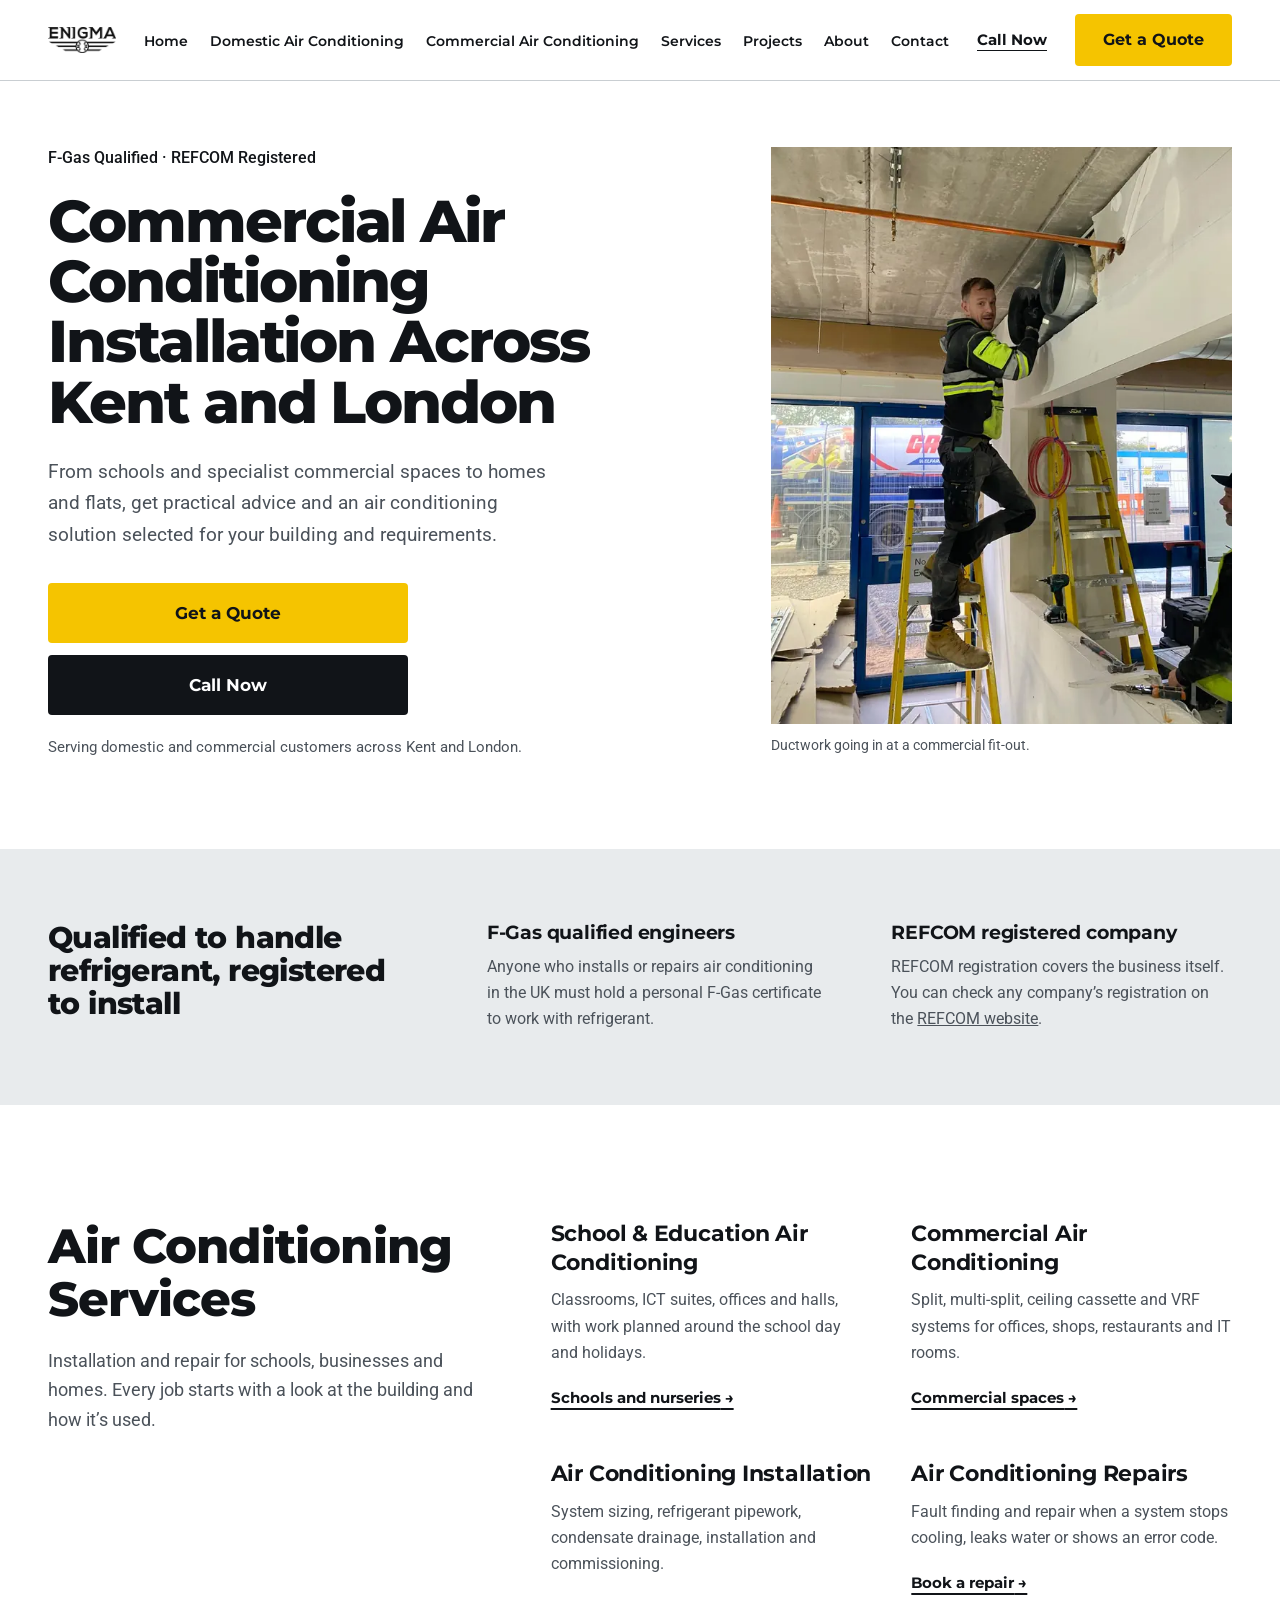
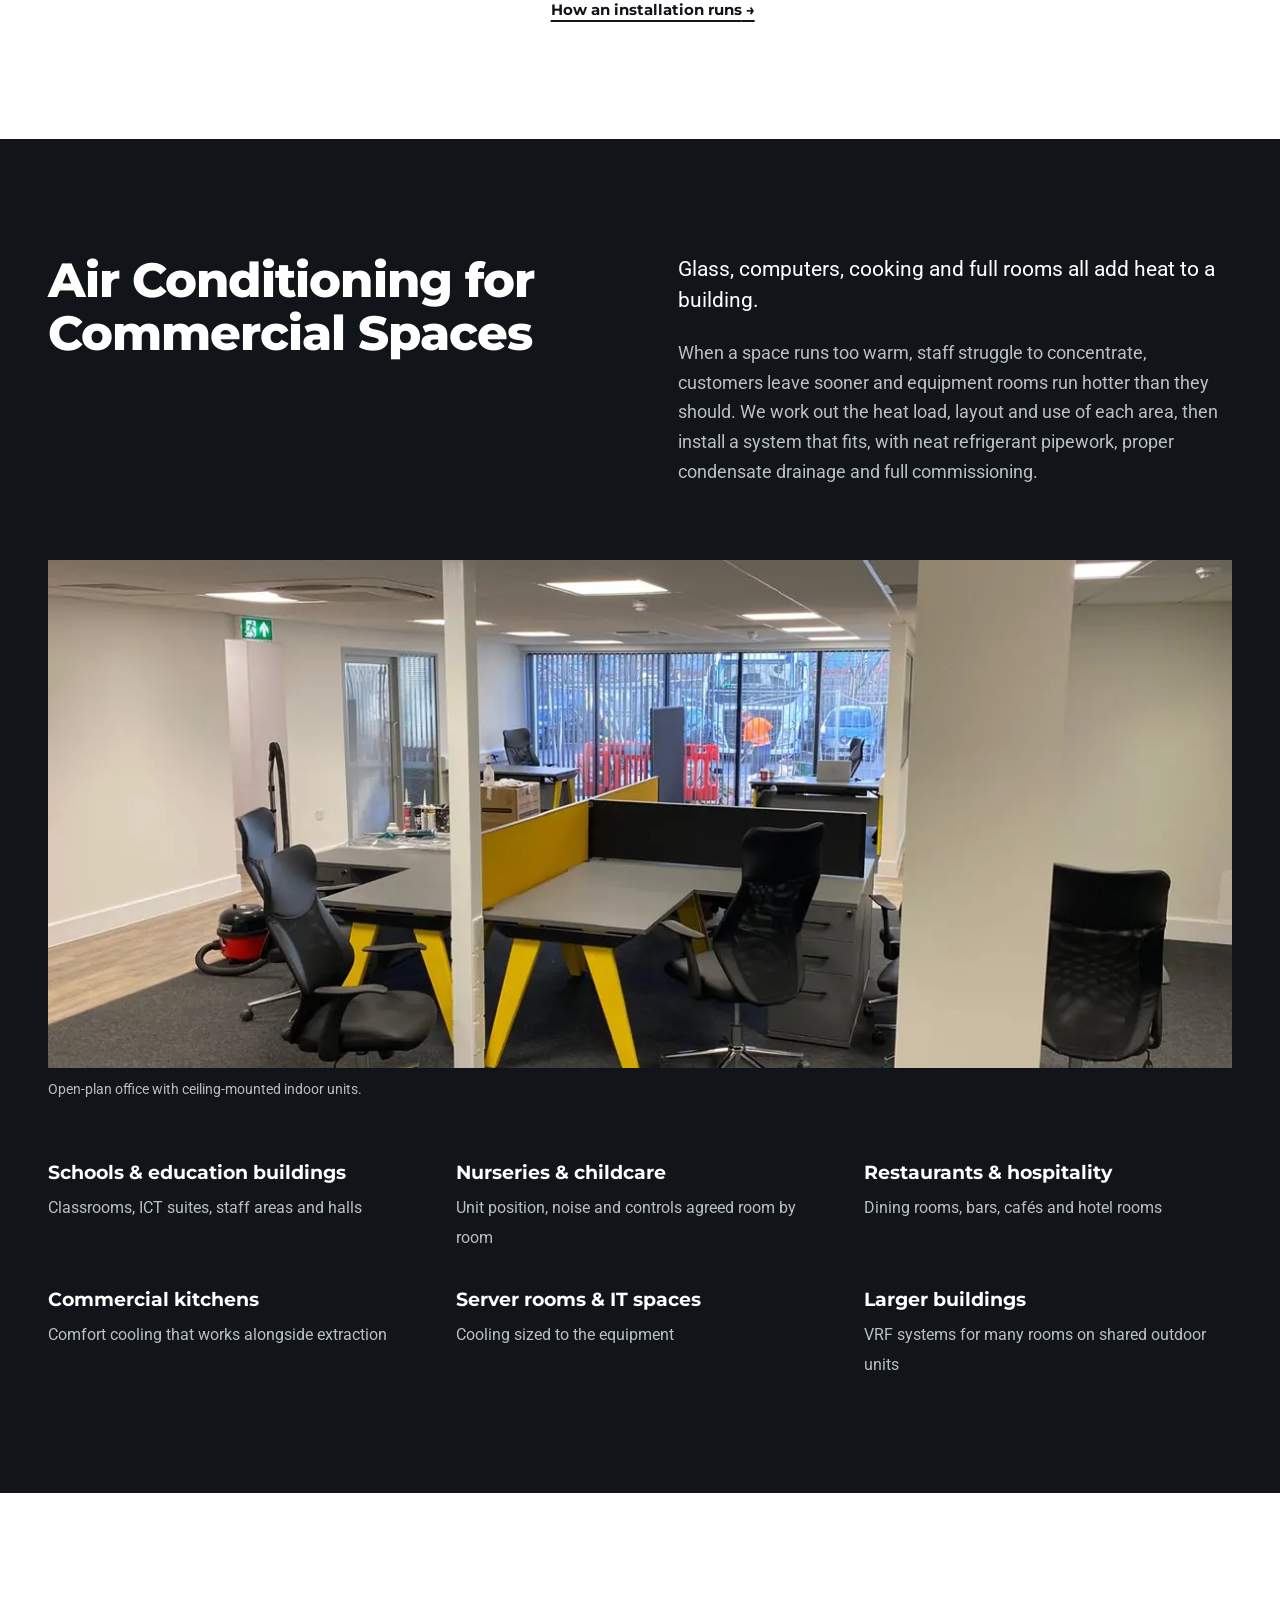
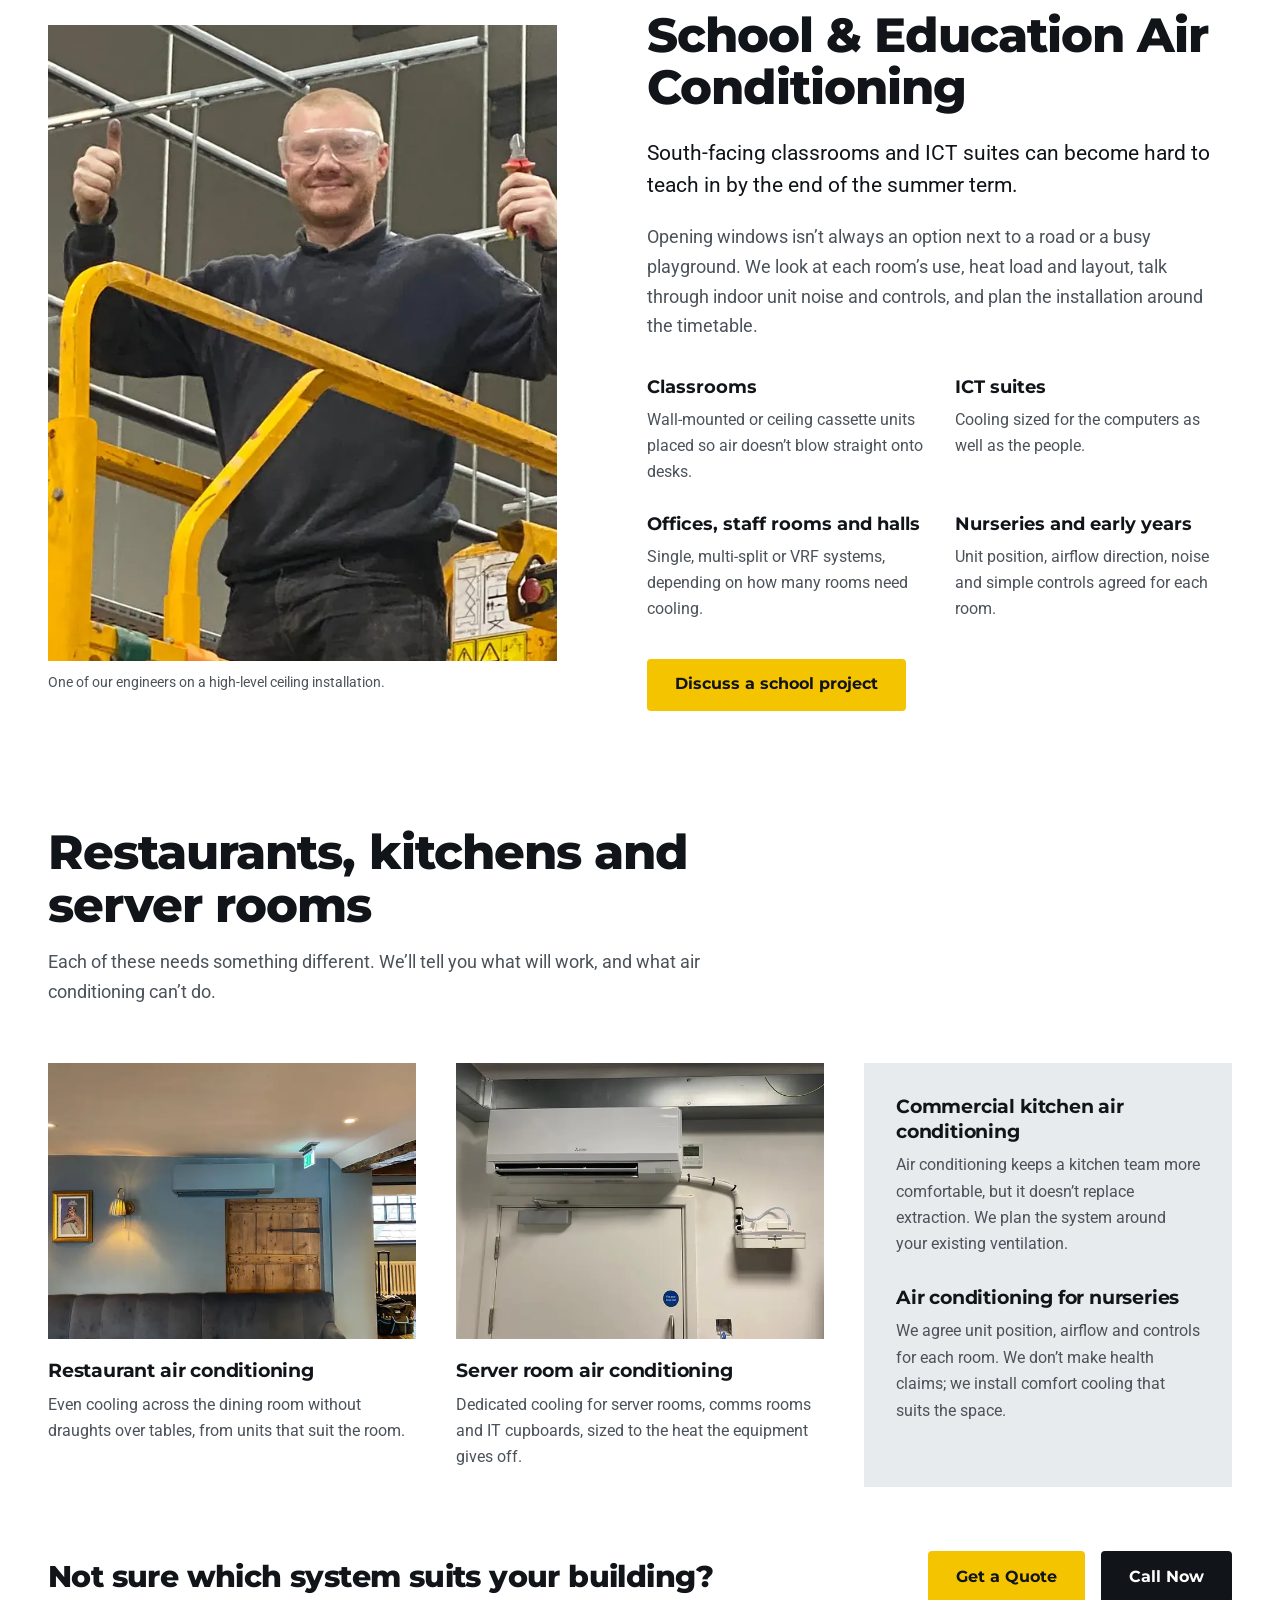
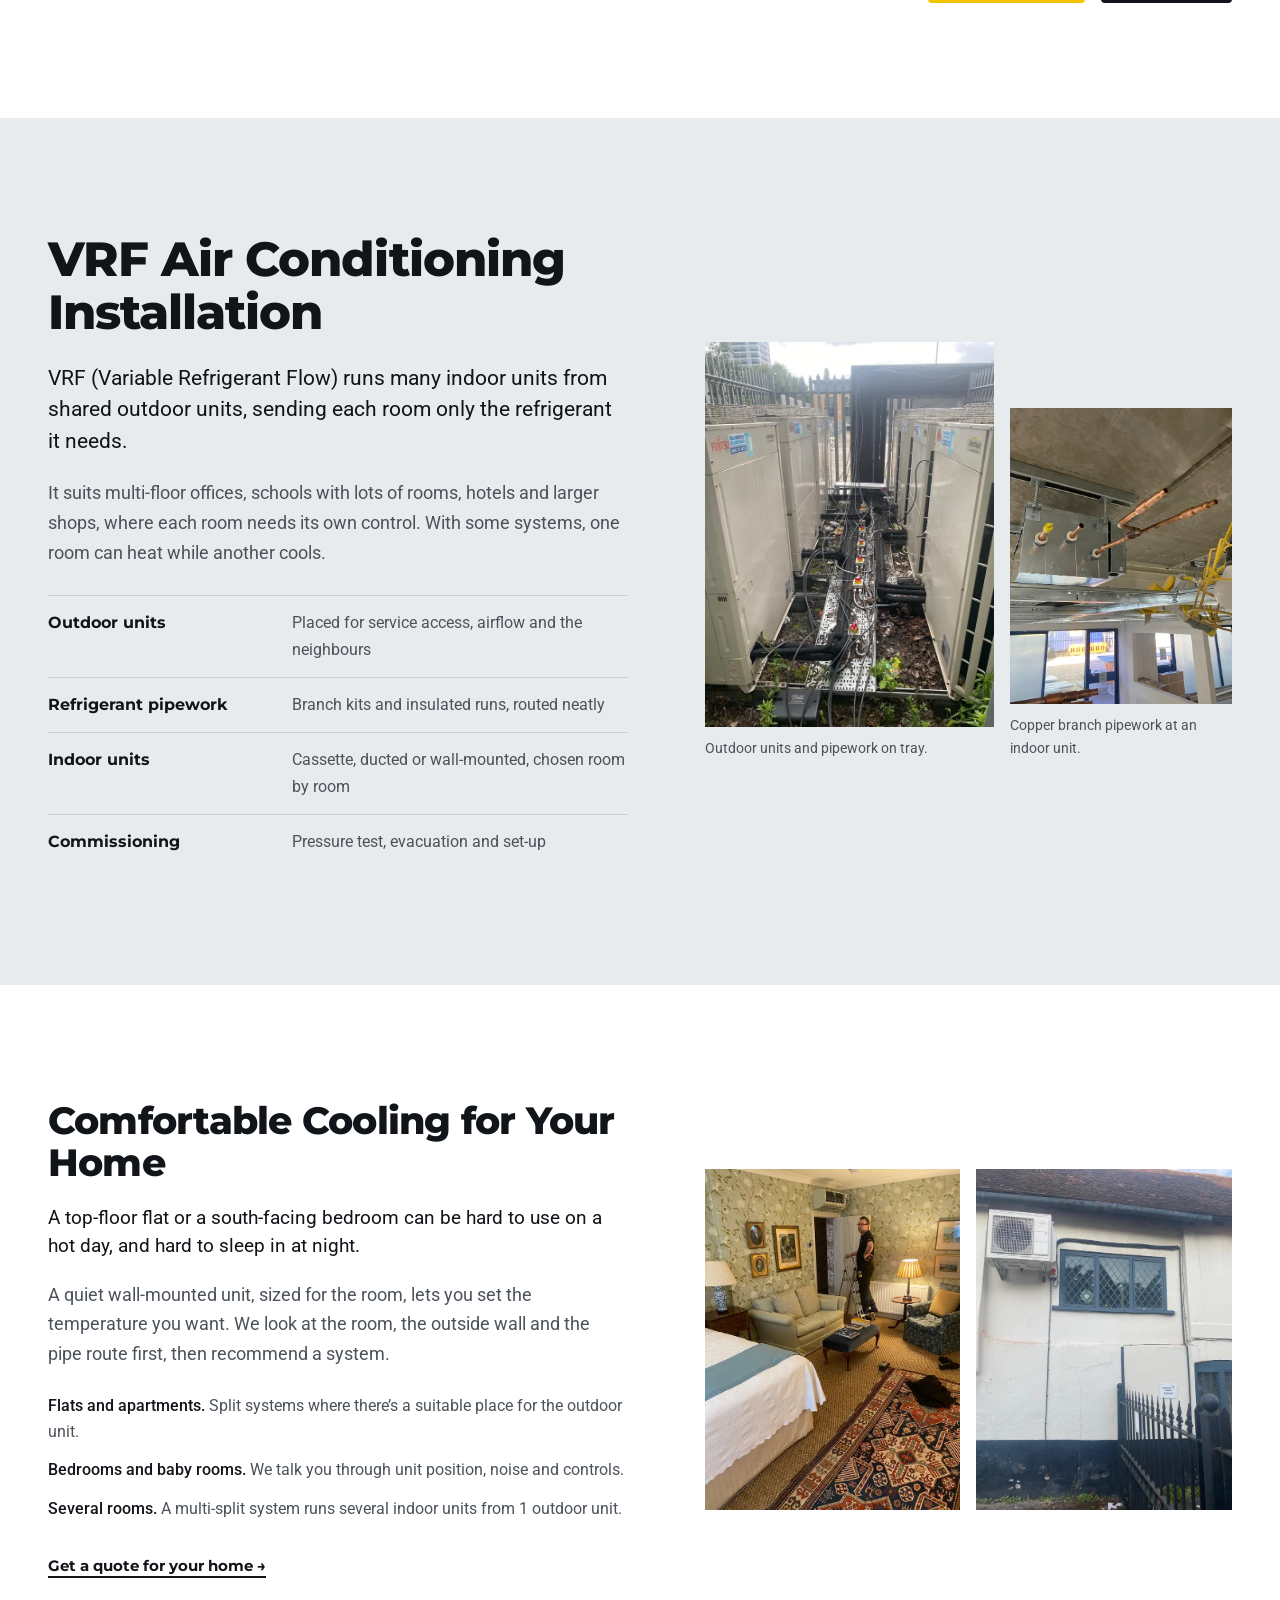
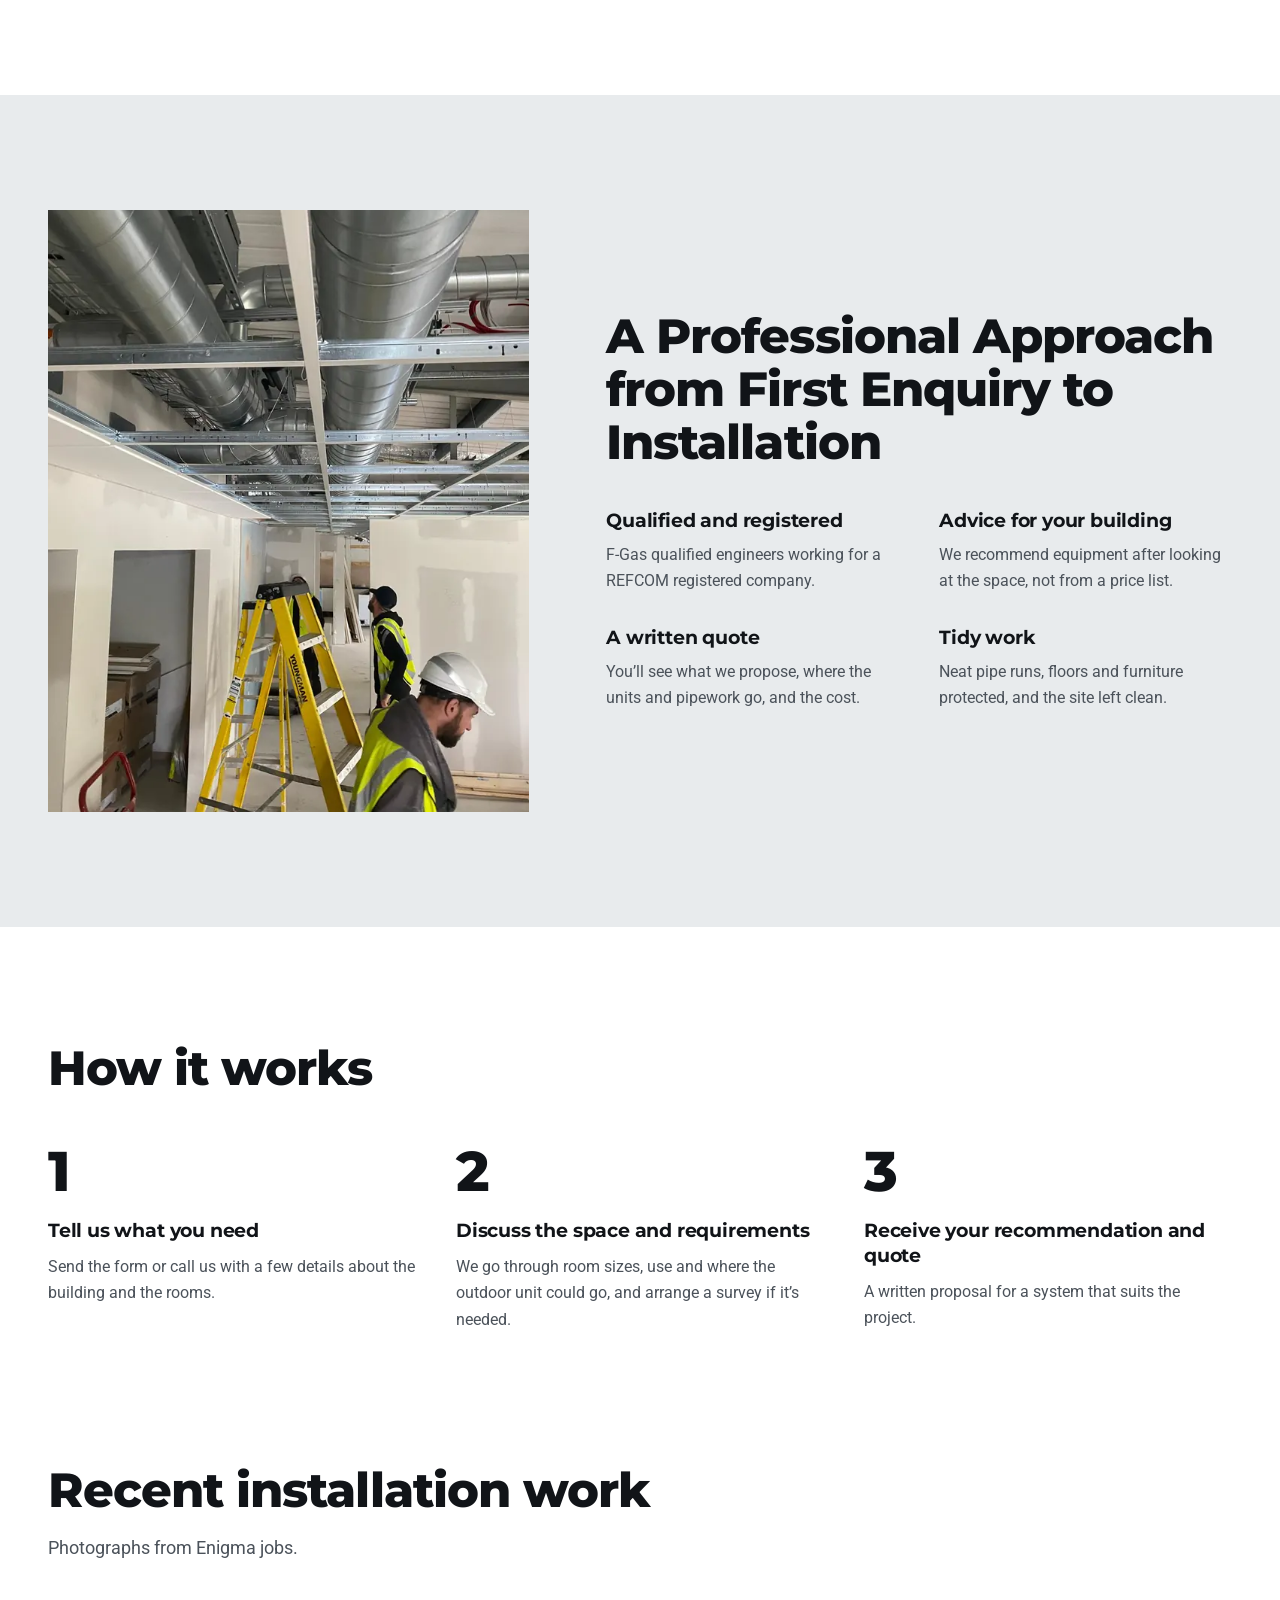
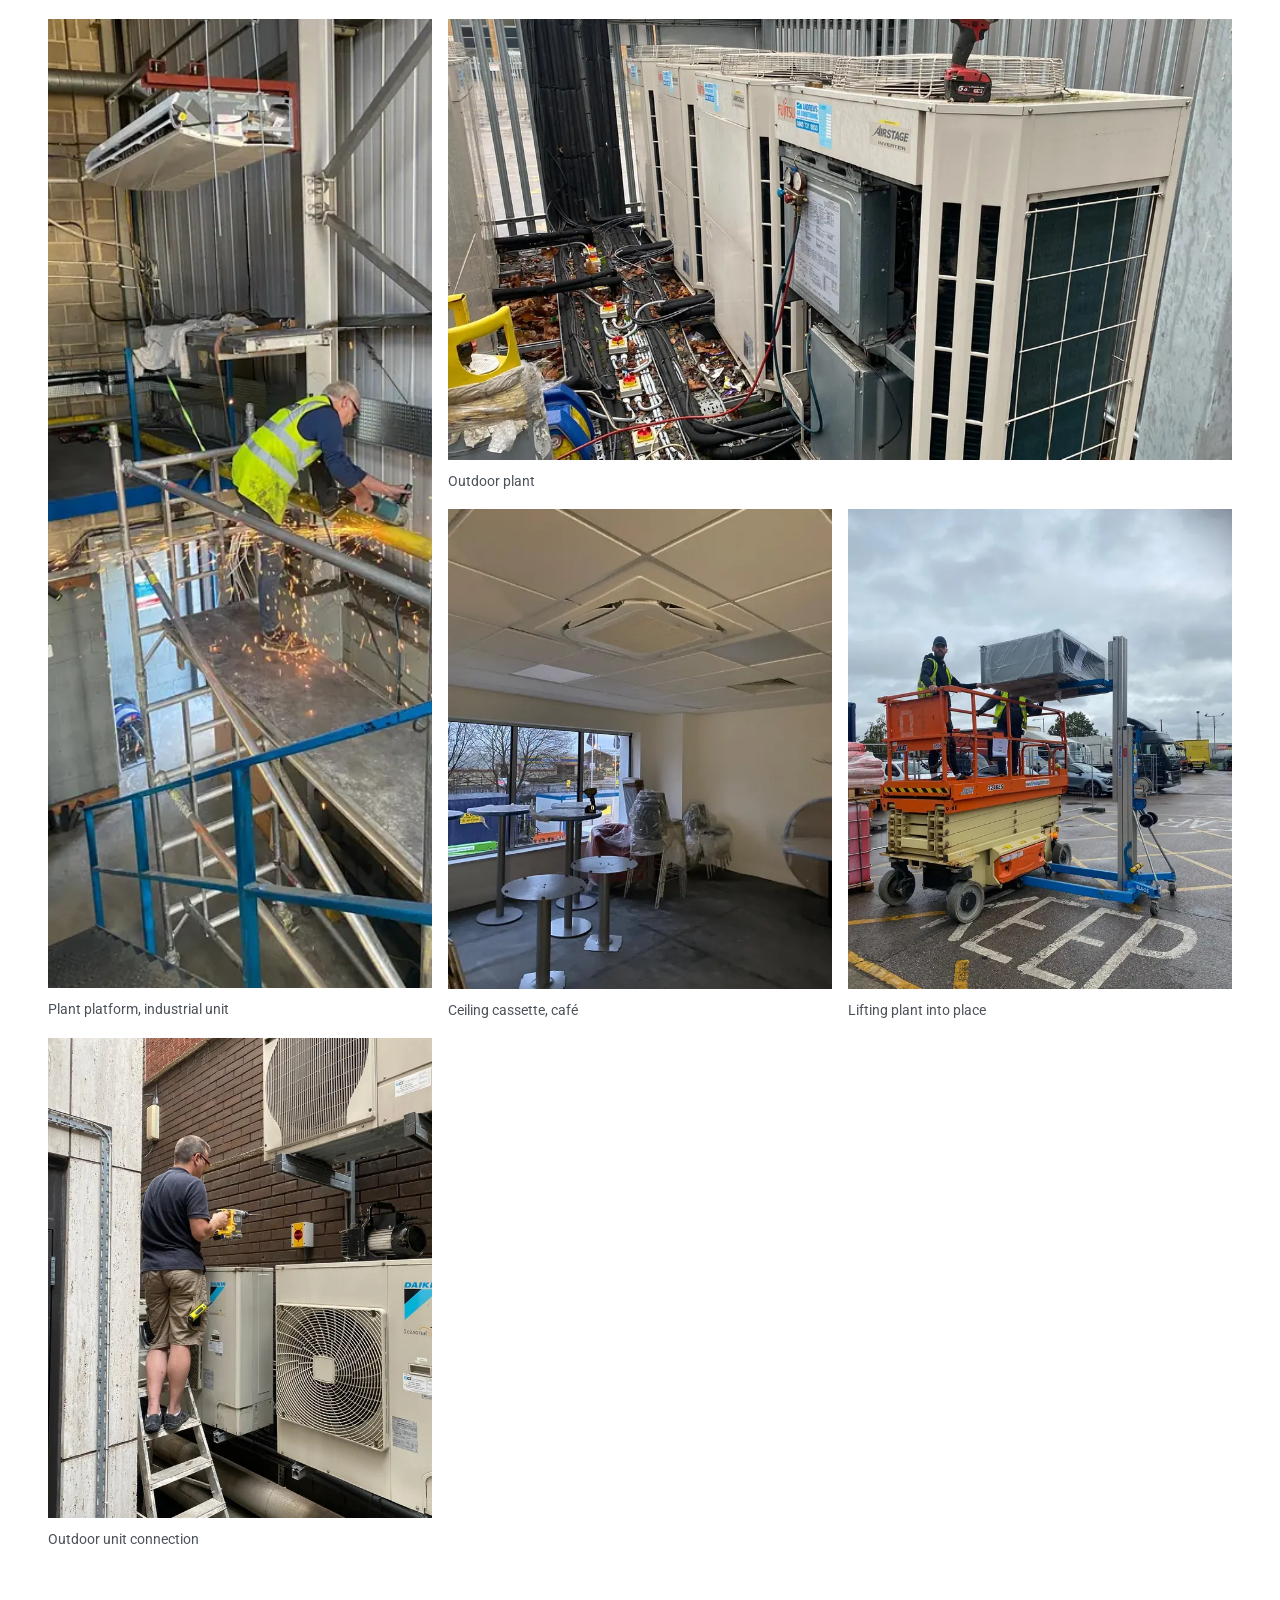
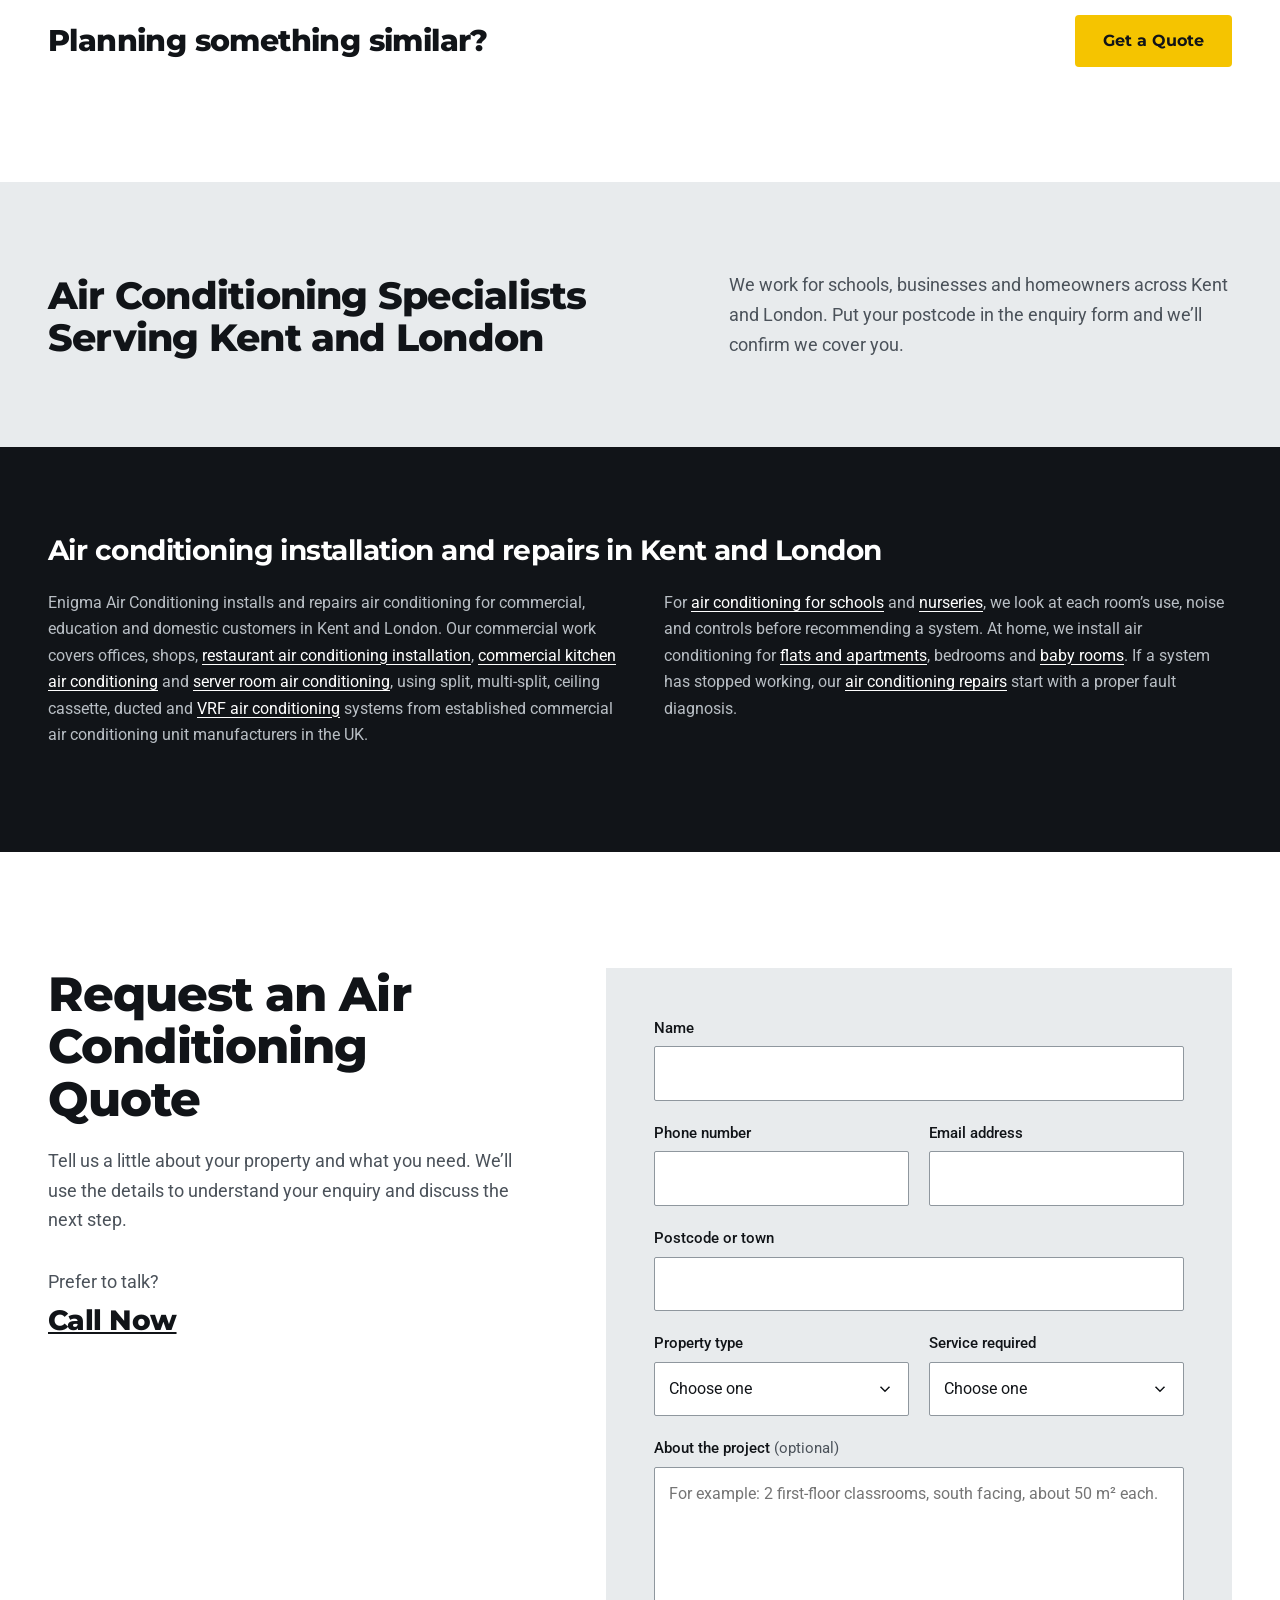
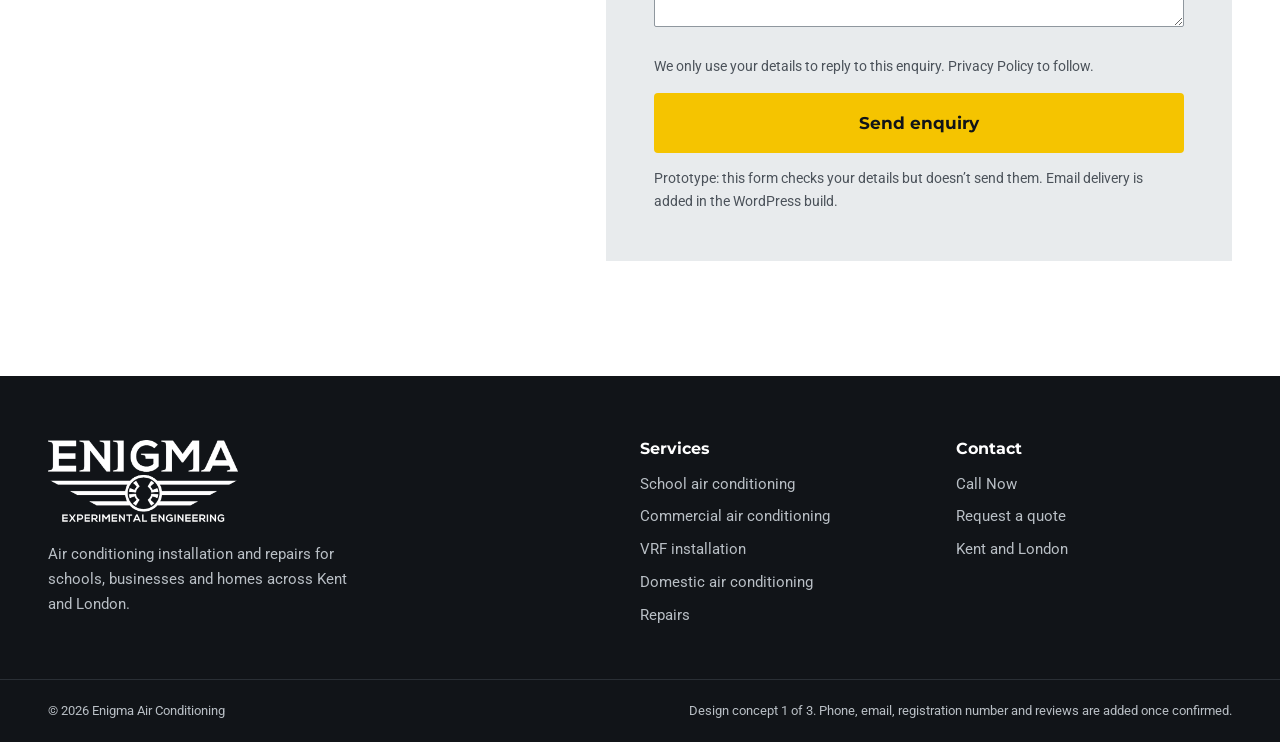
<file: option-1-commercial-authority/index.html>
<!DOCTYPE html>
<html lang="en-GB">
<head>
  <meta charset="utf-8">
  <meta name="viewport" content="width=device-width, initial-scale=1">
  <title>Commercial Air Conditioning Installation in Kent &amp; London | Enigma Air Conditioning</title>
  <meta name="description" content="Commercial, school and domestic air conditioning installation and repairs across Kent and London. Split, multi-split, ceiling cassette and VRF systems. Request a quote.">
  <!-- Prototype for client approval: keep out of search results until launch -->
  <meta name="robots" content="noindex, nofollow">
  <meta name="theme-color" content="#ffffff">
  <link rel="icon" href="../assets/logo/enigma-logo-mark-black-640.png">
  <link rel="preconnect" href="https://fonts.googleapis.com">
  <link rel="preconnect" href="https://fonts.gstatic.com" crossorigin>
  <link href="https://fonts.googleapis.com/css2?family=Montserrat:wght@600;700;800&family=Roboto:wght@400;500&display=swap" rel="stylesheet">
  <link rel="preload" as="image" href="../assets/images/engineer-ladder-shopfront-1200.webp" imagesrcset="../assets/images/engineer-ladder-shopfront-640.webp 640w, ../assets/images/engineer-ladder-shopfront-1200.webp 1200w" imagesizes="(min-width: 960px) 40vw, 100vw">
  <link rel="stylesheet" href="style.css">
  <!-- LocalBusiness / HVACBusiness structured data: add only once business details are verified -->
</head>
<body>
  <a class="skip-link" href="#main">Skip to content</a>

  <header class="site-header">
    <div class="container site-header__inner">
      <a class="brand" href="#top" aria-label="Enigma Air Conditioning, home">
        <img src="../assets/logo/enigma-logo-mark-black-640.png" width="640" height="242" alt="Enigma">
      </a>
      <nav id="site-nav" class="site-nav" aria-label="Main">
        <ul>
          <li><a href="#top" aria-current="page">Home</a></li>
          <li><a href="#domestic">Domestic Air Conditioning</a></li>
          <li><a href="#commercial">Commercial Air Conditioning</a></li>
          <li><a href="#services">Services</a></li>
          <li><a href="#projects">Projects</a></li>
          <li><a href="#about">About</a></li>
          <li><a href="#quote-form">Contact</a></li>
        </ul>
        <div class="site-nav__actions">
          <a class="btn btn--quote" href="#quote-form">Get a Quote</a>
          <a class="btn btn--call" href="tel:" data-phone-link>Call Now</a>
        </div>
      </nav>
      <a class="header-phone" href="tel:" data-phone-link><span data-phone-text>Call Now</span></a>
      <a class="btn btn--quote header-cta" href="#quote-form">Get a Quote</a>
      <button class="nav-toggle" type="button" aria-expanded="false" aria-controls="site-nav">Menu</button>
    </div>
  </header>

  <main id="main">
    <!-- Hero -->
    <section class="hero" id="top" aria-labelledby="hero-title">
      <div class="container hero__grid">
        <div class="hero__copy">
          <p class="hero__trust">F-Gas Qualified · REFCOM Registered</p>
          <h1 id="hero-title">Commercial Air Conditioning Installation Across Kent and London</h1>
          <p class="hero__lead">From schools and specialist commercial spaces to homes and flats, get practical advice and an air conditioning solution selected for your building and requirements.</p>
          <div class="hero__actions">
            <a class="btn btn--quote btn--lg" href="#quote-form">Get a Quote</a>
            <a class="btn btn--call btn--lg" href="tel:" data-phone-link>Call Now</a>
          </div>
          <p class="hero__note">Serving domestic and commercial customers across Kent and London.</p>
        </div>
        <figure class="hero__media">
          <img src="../assets/images/engineer-ladder-shopfront-1200.webp" srcset="../assets/images/engineer-ladder-shopfront-640.webp 640w, ../assets/images/engineer-ladder-shopfront-1200.webp 1200w" sizes="(min-width: 960px) 40vw, 100vw" width="1200" height="1600" alt="Enigma engineer on a stepladder fitting ductwork into the ceiling of a commercial unit" fetchpriority="high">
          <figcaption>Ductwork going in at a commercial fit-out.</figcaption>
        </figure>
      </div>
    </section>

    <!-- Credentials -->
    <section class="creds" aria-labelledby="creds-title">
      <div class="container creds__grid">
        <h2 id="creds-title">Qualified to handle refrigerant, registered to install</h2>
        <div class="creds__item">
          <h3>F-Gas qualified engineers</h3>
          <p>Anyone who installs or repairs air conditioning in the UK must hold a personal F-Gas certificate to work with refrigerant.</p>
        </div>
        <div class="creds__item">
          <h3>REFCOM registered company</h3>
          <p>REFCOM registration covers the business itself. You can check any company’s registration on the <a href="https://www.refcom.org.uk/" rel="noopener">REFCOM website</a>.</p>
        </div>
        <!-- PROTOTYPE: confirm the engineer certificate and the company registration number before launch, then add the number here. -->
      </div>
    </section>

    <!-- Services -->
    <section class="section services" id="services" aria-labelledby="services-title">
      <div class="container services__grid">
        <div class="services__head">
          <h2 id="services-title">Air Conditioning Services</h2>
          <p>Installation and repair for schools, businesses and homes. Every job starts with a look at the building and how it’s used.</p>
        </div>
        <div class="service-list">
          <article class="service">
            <h3>School &amp; Education Air Conditioning</h3>
            <p>Classrooms, ICT suites, offices and halls, with work planned around the school day and holidays.</p>
            <a class="more" href="#schools">Schools and nurseries</a>
          </article>
          <article class="service">
            <h3>Commercial Air Conditioning</h3>
            <p>Split, multi-split, ceiling cassette and VRF systems for offices, shops, restaurants and IT rooms.</p>
            <a class="more" href="#commercial">Commercial spaces</a>
          </article>
          <article class="service">
            <h3>Air Conditioning Installation</h3>
            <p>System sizing, refrigerant pipework, condensate drainage, installation and commissioning.</p>
            <a class="more" href="#process">How an installation runs</a>
          </article>
          <article class="service">
            <h3>Air Conditioning Repairs</h3>
            <p>Fault finding and repair when a system stops cooling, leaks water or shows an error code.</p>
            <a class="more" href="#quote-form">Book a repair</a>
          </article>
        </div>
      </div>
    </section>

    <!-- Commercial -->
    <section class="section commercial" id="commercial" aria-labelledby="commercial-title">
      <div class="container">
        <div class="commercial__intro">
          <h2 id="commercial-title">Air Conditioning for Commercial Spaces</h2>
          <div class="commercial__text">
            <p class="lead">Glass, computers, cooking and full rooms all add heat to a building.</p>
            <p>When a space runs too warm, staff struggle to concentrate, customers leave sooner and equipment rooms run hotter than they should. We work out the heat load, layout and use of each area, then install a system that fits, with neat refrigerant pipework, proper condensate drainage and full commissioning.</p>
          </div>
        </div>
        <figure class="commercial__photo">
          <img src="../assets/images/open-plan-office-1600.webp" srcset="../assets/images/open-plan-office-640.webp 640w, ../assets/images/open-plan-office-1200.webp 1200w, ../assets/images/open-plan-office-1600.webp 1600w" sizes="(min-width: 1280px) 1200px, 100vw" width="1600" height="1200" alt="Finished open-plan office with suspended ceiling and workstations" loading="lazy" decoding="async">
          <figcaption>Open-plan office with ceiling-mounted indoor units.</figcaption>
        </figure>
        <ul class="env-list" aria-label="Types of commercial building">
          <li><a href="#schools"><strong>Schools &amp; education buildings</strong><span>Classrooms, ICT suites, staff areas and halls</span></a></li>
          <li><a href="#schools"><strong>Nurseries &amp; childcare</strong><span>Unit position, noise and controls agreed room by room</span></a></li>
          <li><a href="#specialist"><strong>Restaurants &amp; hospitality</strong><span>Dining rooms, bars, cafés and hotel rooms</span></a></li>
          <li><a href="#specialist"><strong>Commercial kitchens</strong><span>Comfort cooling that works alongside extraction</span></a></li>
          <li><a href="#specialist"><strong>Server rooms &amp; IT spaces</strong><span>Cooling sized to the equipment</span></a></li>
          <li><a href="#vrf"><strong>Larger buildings</strong><span>VRF systems for many rooms on shared outdoor units</span></a></li>
        </ul>
      </div>
    </section>

    <!-- Schools -->
    <section class="section schools" id="schools" aria-labelledby="schools-title">
      <div class="container schools__grid">
        <figure class="schools__photo">
          <img src="../assets/images/engineer-scissor-lift-1200.webp" srcset="../assets/images/engineer-scissor-lift-640.webp 640w, ../assets/images/engineer-scissor-lift-1200.webp 1200w" sizes="(min-width: 960px) 40vw, 100vw" width="1200" height="1600" alt="Smiling Enigma engineer in safety glasses on a scissor lift during a ceiling installation" loading="lazy" decoding="async">
          <figcaption>One of our engineers on a high-level ceiling installation.</figcaption>
        </figure>
        <!-- PROTOTYPE: swap for a photo of a completed Enigma school project when the client supplies one. -->
        <div class="schools__copy">
          <h2 id="schools-title">School &amp; Education Air Conditioning</h2>
          <p class="lead">South-facing classrooms and ICT suites can become hard to teach in by the end of the summer term.</p>
          <p>Opening windows isn’t always an option next to a road or a busy playground. We look at each room’s use, heat load and layout, talk through indoor unit noise and controls, and plan the installation around the timetable.</p>
          <dl class="points">
            <div><dt>Classrooms</dt><dd>Wall-mounted or ceiling cassette units placed so air doesn’t blow straight onto desks.</dd></div>
            <div><dt>ICT suites</dt><dd>Cooling sized for the computers as well as the people.</dd></div>
            <div><dt>Offices, staff rooms and halls</dt><dd>Single, multi-split or VRF systems, depending on how many rooms need cooling.</dd></div>
            <div><dt>Nurseries and early years</dt><dd>Unit position, airflow direction, noise and simple controls agreed for each room.</dd></div>
          </dl>
          <a class="btn btn--quote" href="#quote-form">Discuss a school project</a>
        </div>
      </div>
    </section>

    <!-- Specialist applications -->
    <section class="section specialist" id="specialist" aria-labelledby="specialist-title">
      <div class="container">
        <div class="section-head">
          <h2 id="specialist-title">Restaurants, kitchens and server rooms</h2>
          <p>Each of these needs something different. We’ll tell you what will work, and what air conditioning can’t do.</p>
        </div>
        <div class="spec-grid">
          <article class="spec">
            <img src="../assets/images/restaurant-wall-unit-1200.webp" srcset="../assets/images/restaurant-wall-unit-640.webp 640w, ../assets/images/restaurant-wall-unit-1200.webp 1200w" sizes="(min-width: 960px) 33vw, 100vw" width="1200" height="900" alt="Wall-mounted air conditioning unit above banquette seating in a restaurant" loading="lazy" decoding="async">
            <h3>Restaurant air conditioning</h3>
            <p>Even cooling across the dining room without draughts over tables, from units that suit the room.</p>
          </article>
          <article class="spec">
            <img src="../assets/images/server-room-1200.webp" srcset="../assets/images/server-room-640.webp 640w, ../assets/images/server-room-1200.webp 1200w" sizes="(min-width: 960px) 33vw, 100vw" width="1200" height="900" alt="Wall-mounted air conditioning unit and controller above a server room door" loading="lazy" decoding="async">
            <h3>Server room air conditioning</h3>
            <p>Dedicated cooling for server rooms, comms rooms and IT cupboards, sized to the heat the equipment gives off.</p>
          </article>
          <div class="spec spec--text">
            <h3>Commercial kitchen air conditioning</h3>
            <p>Air conditioning keeps a kitchen team more comfortable, but it doesn’t replace extraction. We plan the system around your existing ventilation.</p>
            <h3>Air conditioning for nurseries</h3>
            <p>We agree unit position, airflow and controls for each room. We don’t make health claims; we install comfort cooling that suits the space.</p>
          </div>
        </div>
        <div class="cta-row">
          <p>Not sure which system suits your building?</p>
          <a class="btn btn--quote" href="#quote-form">Get a Quote</a>
          <a class="btn btn--call" href="tel:" data-phone-link>Call Now</a>
        </div>
      </div>
    </section>

    <!-- VRF -->
    <section class="section vrf" id="vrf" aria-labelledby="vrf-title">
      <div class="container vrf__grid">
        <div class="vrf__copy">
          <h2 id="vrf-title">VRF Air Conditioning Installation</h2>
          <p class="lead">VRF (Variable Refrigerant Flow) runs many indoor units from shared outdoor units, sending each room only the refrigerant it needs.</p>
          <p>It suits multi-floor offices, schools with lots of rooms, hotels and larger shops, where each room needs its own control. With some systems, one room can heat while another cools.</p>
          <table class="vrf__table">
            <caption class="visually-hidden">What a VRF installation involves</caption>
            <tbody>
              <tr><th scope="row">Outdoor units</th><td>Placed for service access, airflow and the neighbours</td></tr>
              <tr><th scope="row">Refrigerant pipework</th><td>Branch kits and insulated runs, routed neatly</td></tr>
              <tr><th scope="row">Indoor units</th><td>Cassette, ducted or wall-mounted, chosen room by room</td></tr>
              <tr><th scope="row">Commissioning</th><td>Pressure test, evacuation and set-up</td></tr>
            </tbody>
          </table>
          <!-- PROTOTYPE: confirm whether Enigma designs, supplies, installs and commissions VRF, or installs only. -->
        </div>
        <div class="vrf__photos">
          <figure>
            <img src="../assets/images/vrf-outdoor-row-1200.webp" srcset="../assets/images/vrf-outdoor-row-640.webp 640w, ../assets/images/vrf-outdoor-row-1200.webp 1200w" sizes="(min-width: 960px) 28vw, 100vw" width="1200" height="1600" alt="Row of VRF outdoor units with insulated refrigerant pipework on a cable tray" loading="lazy" decoding="async">
            <figcaption>Outdoor units and pipework on tray.</figcaption>
          </figure>
          <figure>
            <img src="../assets/images/copper-manifold-640.webp" width="640" height="853" alt="Copper refrigerant branch pipework connected to an indoor unit in a ceiling void" loading="lazy" decoding="async">
            <figcaption>Copper branch pipework at an indoor unit.</figcaption>
          </figure>
        </div>
      </div>
    </section>

    <!-- Domestic -->
    <section class="section domestic" id="domestic" aria-labelledby="domestic-title">
      <div class="container domestic__grid">
        <div class="domestic__copy">
          <h2 id="domestic-title">Comfortable Cooling for Your Home</h2>
          <p class="lead">A top-floor flat or a south-facing bedroom can be hard to use on a hot day, and hard to sleep in at night.</p>
          <p>A quiet wall-mounted unit, sized for the room, lets you set the temperature you want. We look at the room, the outside wall and the pipe route first, then recommend a system.</p>
          <ul class="plain-list">
            <li><strong>Flats and apartments.</strong> Split systems where there’s a suitable place for the outdoor unit.</li>
            <li><strong>Bedrooms and baby rooms.</strong> We talk you through unit position, noise and controls.</li>
            <li><strong>Several rooms.</strong> A multi-split system runs several indoor units from 1 outdoor unit.</li>
          </ul>
          <a class="more" href="#quote-form">Get a quote for your home</a>
        </div>
        <div class="domestic__photos">
          <img src="../assets/images/engineer-bedroom-unit-640.webp" width="640" height="853" alt="Engineer on a stepladder by a wall-mounted unit in a traditionally decorated bedroom" loading="lazy" decoding="async">
          <img src="../assets/images/house-exterior-unit-640.webp" width="640" height="853" alt="Outdoor unit fixed to the rendered wall of a period house" loading="lazy" decoding="async">
        </div>
      </div>
    </section>

    <!-- Why -->
    <section class="section why" id="about" aria-labelledby="why-title">
      <div class="container why__grid">
        <figure class="why__photo">
          <img src="../assets/images/team-ductwork-install-1200.webp" srcset="../assets/images/team-ductwork-install-640.webp 640w, ../assets/images/team-ductwork-install-1200.webp 1200w" sizes="(min-width: 960px) 40vw, 100vw" width="1200" height="1600" alt="Engineers in hi-vis and a hard hat working beneath new ductwork on a commercial fit-out" loading="lazy" decoding="async">
        </figure>
        <div class="why__copy">
          <h2 id="why-title">A Professional Approach from First Enquiry to Installation</h2>
          <div class="why__points">
            <div><h3>Qualified and registered</h3><p>F-Gas qualified engineers working for a REFCOM registered company.</p></div>
            <div><h3>Advice for your building</h3><p>We recommend equipment after looking at the space, not from a price list.</p></div>
            <div><h3>A written quote</h3><p>You’ll see what we propose, where the units and pipework go, and the cost.</p></div>
            <div><h3>Tidy work</h3><p>Neat pipe runs, floors and furniture protected, and the site left clean.</p></div>
          </div>
        </div>
      </div>
    </section>

    <!-- Process -->
    <section class="section process" id="process" aria-labelledby="process-title">
      <div class="container">
        <h2 id="process-title">How it works</h2>
        <ol class="steps">
          <li><h3>Tell us what you need</h3><p>Send the form or call us with a few details about the building and the rooms.</p></li>
          <li><h3>Discuss the space and requirements</h3><p>We go through room sizes, use and where the outdoor unit could go, and arrange a survey if it’s needed.</p></li>
          <li><h3>Receive your recommendation and quote</h3><p>A written proposal for a system that suits the project.</p></li>
        </ol>
      </div>
    </section>

    <!-- Projects -->
    <section class="section projects" id="projects" aria-labelledby="projects-title">
      <div class="container">
        <div class="section-head">
          <h2 id="projects-title">Recent installation work</h2>
          <p>Photographs from Enigma jobs.</p>
          <!-- PROTOTYPE: captions, locations and customer permission to be confirmed with the client. -->
        </div>
        <div class="gallery">
          <figure class="g-tall"><img src="../assets/images/engineers-mezzanine-plant-1200.webp" srcset="../assets/images/engineers-mezzanine-plant-640.webp 640w, ../assets/images/engineers-mezzanine-plant-1200.webp 1200w" sizes="(min-width: 960px) 33vw, 100vw" width="1200" height="1600" alt="Engineers working on a mezzanine plant platform below a suspended indoor unit" loading="lazy" decoding="async"><figcaption>Plant platform, industrial unit</figcaption></figure>
          <figure class="g-wide"><img src="../assets/images/vrf-rooftop-1200.webp" srcset="../assets/images/vrf-rooftop-640.webp 640w, ../assets/images/vrf-rooftop-1200.webp 1200w" sizes="(min-width: 960px) 60vw, 100vw" width="1200" height="900" alt="Outdoor condensing units with insulated pipework and isolators" loading="lazy" decoding="async"><figcaption>Outdoor plant</figcaption></figure>
          <figure><img src="../assets/images/cafe-ceiling-cassette-640.webp" width="640" height="853" alt="Ceiling cassette unit above high tables in a café" loading="lazy" decoding="async"><figcaption>Ceiling cassette, café</figcaption></figure>
          <figure><img src="../assets/images/engineers-platform-lift-640.webp" width="640" height="853" alt="Two engineers on a scissor lift raising equipment in a car park" loading="lazy" decoding="async"><figcaption>Lifting plant into place</figcaption></figure>
          <figure><img src="../assets/images/engineer-outdoor-units-640.webp" width="640" height="853" alt="Engineer on a ladder connecting outdoor units against a brick wall" loading="lazy" decoding="async"><figcaption>Outdoor unit connection</figcaption></figure>
        </div>
        <div class="cta-row">
          <p>Planning something similar?</p>
          <a class="btn btn--quote" href="#quote-form">Get a Quote</a>
        </div>
      </div>
    </section>

    <!-- Customer reviews: left out until genuine reviews are supplied with permission to reuse.
         Add here with the reviewer's public name and a link to the original Google review. -->

    <!-- Coverage -->
    <section class="section coverage" id="coverage" aria-labelledby="coverage-title">
      <div class="container coverage__grid">
        <h2 id="coverage-title">Air Conditioning Specialists Serving Kent and London</h2>
        <p>We work for schools, businesses and homeowners across Kent and London. Put your postcode in the enquiry form and we’ll confirm we cover you.</p>
        <!-- PROTOTYPE: add the confirmed towns, boroughs and postcodes once the client supplies them. -->
      </div>
    </section>

    <!-- SEO text block: editable native content in Kadence -->
    <section class="seo-text" aria-labelledby="seo-title">
      <div class="container seo-text__inner">
        <h2 id="seo-title">Air conditioning installation and repairs in Kent and London</h2>
        <div class="seo-text__cols">
          <p>Enigma Air Conditioning installs and repairs air conditioning for commercial, education and domestic customers in Kent and London. Our commercial work covers offices, shops, <a href="#specialist">restaurant air conditioning installation</a>, <a href="#specialist">commercial kitchen air conditioning</a> and <a href="#specialist">server room air conditioning</a>, using split, multi-split, ceiling cassette, ducted and <a href="#vrf">VRF air conditioning</a> systems from established commercial air conditioning unit manufacturers in the UK.</p>
          <p>For <a href="#schools">air conditioning for schools</a> and <a href="#schools">nurseries</a>, we look at each room’s use, noise and controls before recommending a system. At home, we install air conditioning for <a href="#domestic">flats and apartments</a>, bedrooms and <a href="#domestic">baby rooms</a>. If a system has stopped working, our <a href="#services">air conditioning repairs</a> start with a proper fault diagnosis.</p>
        </div>
      </div>
    </section>

    <!-- Quote form -->
    <section class="section quote" id="quote-form" aria-labelledby="quote-title">
      <div class="container quote__grid">
        <div class="quote__intro">
          <h2 id="quote-title" data-focus-target tabindex="-1">Request an Air Conditioning Quote</h2>
          <p>Tell us a little about your property and what you need. We’ll use the details to understand your enquiry and discuss the next step.</p>
          <p class="quote__call">Prefer to talk? <a href="tel:" data-phone-link><span data-phone-text>Call Now</span></a></p>
          <p data-email-wrap>Or email <a href="#quote-form" data-email>us</a>.</p>
        </div>

        <div class="quote__panel">
          <form class="quote-form" novalidate aria-describedby="form-demo-note">
            <div class="field">
              <label for="f-name">Name</label>
              <input id="f-name" name="name" type="text" autocomplete="name" required aria-describedby="f-name-error">
              <p class="field__error" id="f-name-error"></p>
            </div>
            <div class="field-row">
              <div class="field">
                <label for="f-phone">Phone number</label>
                <input id="f-phone" name="phone" type="tel" autocomplete="tel" inputmode="tel" required aria-describedby="f-phone-error">
                <p class="field__error" id="f-phone-error"></p>
              </div>
              <div class="field">
                <label for="f-email">Email address</label>
                <input id="f-email" name="email" type="email" autocomplete="email" required aria-describedby="f-email-error">
                <p class="field__error" id="f-email-error"></p>
              </div>
            </div>
            <div class="field">
              <label for="f-location">Postcode or town</label>
              <input id="f-location" name="location" type="text" autocomplete="postal-code" required aria-describedby="f-location-error">
              <p class="field__error" id="f-location-error"></p>
            </div>
            <div class="field-row">
              <div class="field">
                <label for="f-property">Property type</label>
                <select id="f-property" name="property" required aria-describedby="f-property-error">
                  <option value="">Choose one</option>
                  <option>Domestic</option>
                  <option>Commercial</option>
                  <option>School / Nursery</option>
                  <option>Restaurant / Kitchen</option>
                  <option>Server Room</option>
                  <option>Other</option>
                </select>
                <p class="field__error" id="f-property-error"></p>
              </div>
              <div class="field">
                <label for="f-service">Service required</label>
                <select id="f-service" name="service" required aria-describedby="f-service-error">
                  <option value="">Choose one</option>
                  <option>Installation</option>
                  <option>Repair</option>
                  <option>VRF Installation</option>
                  <option>Other / Not Sure</option>
                </select>
                <p class="field__error" id="f-service-error"></p>
              </div>
            </div>
            <div class="field">
              <label for="f-message">About the project <span class="optional">(optional)</span></label>
              <textarea id="f-message" name="message" rows="5" placeholder="For example: 2 first-floor classrooms, south facing, about 50 m² each."></textarea>
            </div>
            <p class="privacy" id="privacy-note">We only use your details to reply to this enquiry. Privacy Policy to follow.</p>
            <p class="form-summary" role="alert"></p>
            <button class="btn btn--quote btn--lg btn--block" type="submit">Send enquiry</button>
            <p class="demo-note" id="form-demo-note">Prototype: this form checks your details but doesn’t send them. Email delivery is added in the WordPress build.</p>
          </form>

          <div class="form-success" hidden tabindex="-1" role="status">
            <h3>Thanks, <span data-success-name></span>. Your details are complete.</h3>
            <p>This is a design prototype, so nothing has been sent. On the live site this is where you’ll see confirmation that we’ve received your enquiry.</p>
            <button class="btn btn--call" type="button" data-form-reset>Fill in the form again</button>
          </div>
        </div>
      </div>
    </section>
  </main>

  <footer class="site-footer">
    <div class="container footer__grid">
      <div class="footer__brand">
        <img src="../assets/logo/enigma-logo-full-white-640.png" width="640" height="277" alt="Enigma Experimental Engineering" loading="lazy">
        <p>Air conditioning installation and repairs for schools, businesses and homes across Kent and London.</p>
      </div>
      <nav aria-label="Services">
        <h2 class="footer__h">Services</h2>
        <ul>
          <li><a href="#schools">School air conditioning</a></li>
          <li><a href="#commercial">Commercial air conditioning</a></li>
          <li><a href="#vrf">VRF installation</a></li>
          <li><a href="#domestic">Domestic air conditioning</a></li>
          <li><a href="#services">Repairs</a></li>
        </ul>
      </nav>
      <div>
        <h2 class="footer__h">Contact</h2>
        <ul>
          <li><a href="tel:" data-phone-link><span data-phone-text>Call Now</span></a></li>
          <li data-email-wrap><a href="#quote-form" data-email>Email</a></li>
          <li><a href="#quote-form">Request a quote</a></li>
          <li>Kent and London</li>
        </ul>
      </div>
    </div>
    <div class="container footer__base">
      <p>&copy; <span data-year>2026</span> Enigma Air Conditioning</p>
      <p>Design concept 1 of 3. Phone, email, registration number and reviews are added once confirmed.</p>
    </div>
  </footer>

  <div class="action-bar">
    <a class="btn btn--quote" href="#quote-form">Get a Quote</a>
    <a class="btn btn--call" href="tel:" data-phone-link>Call Now</a>
  </div>

  <script src="script.js" defer></script>
</body>
</html>
</file>
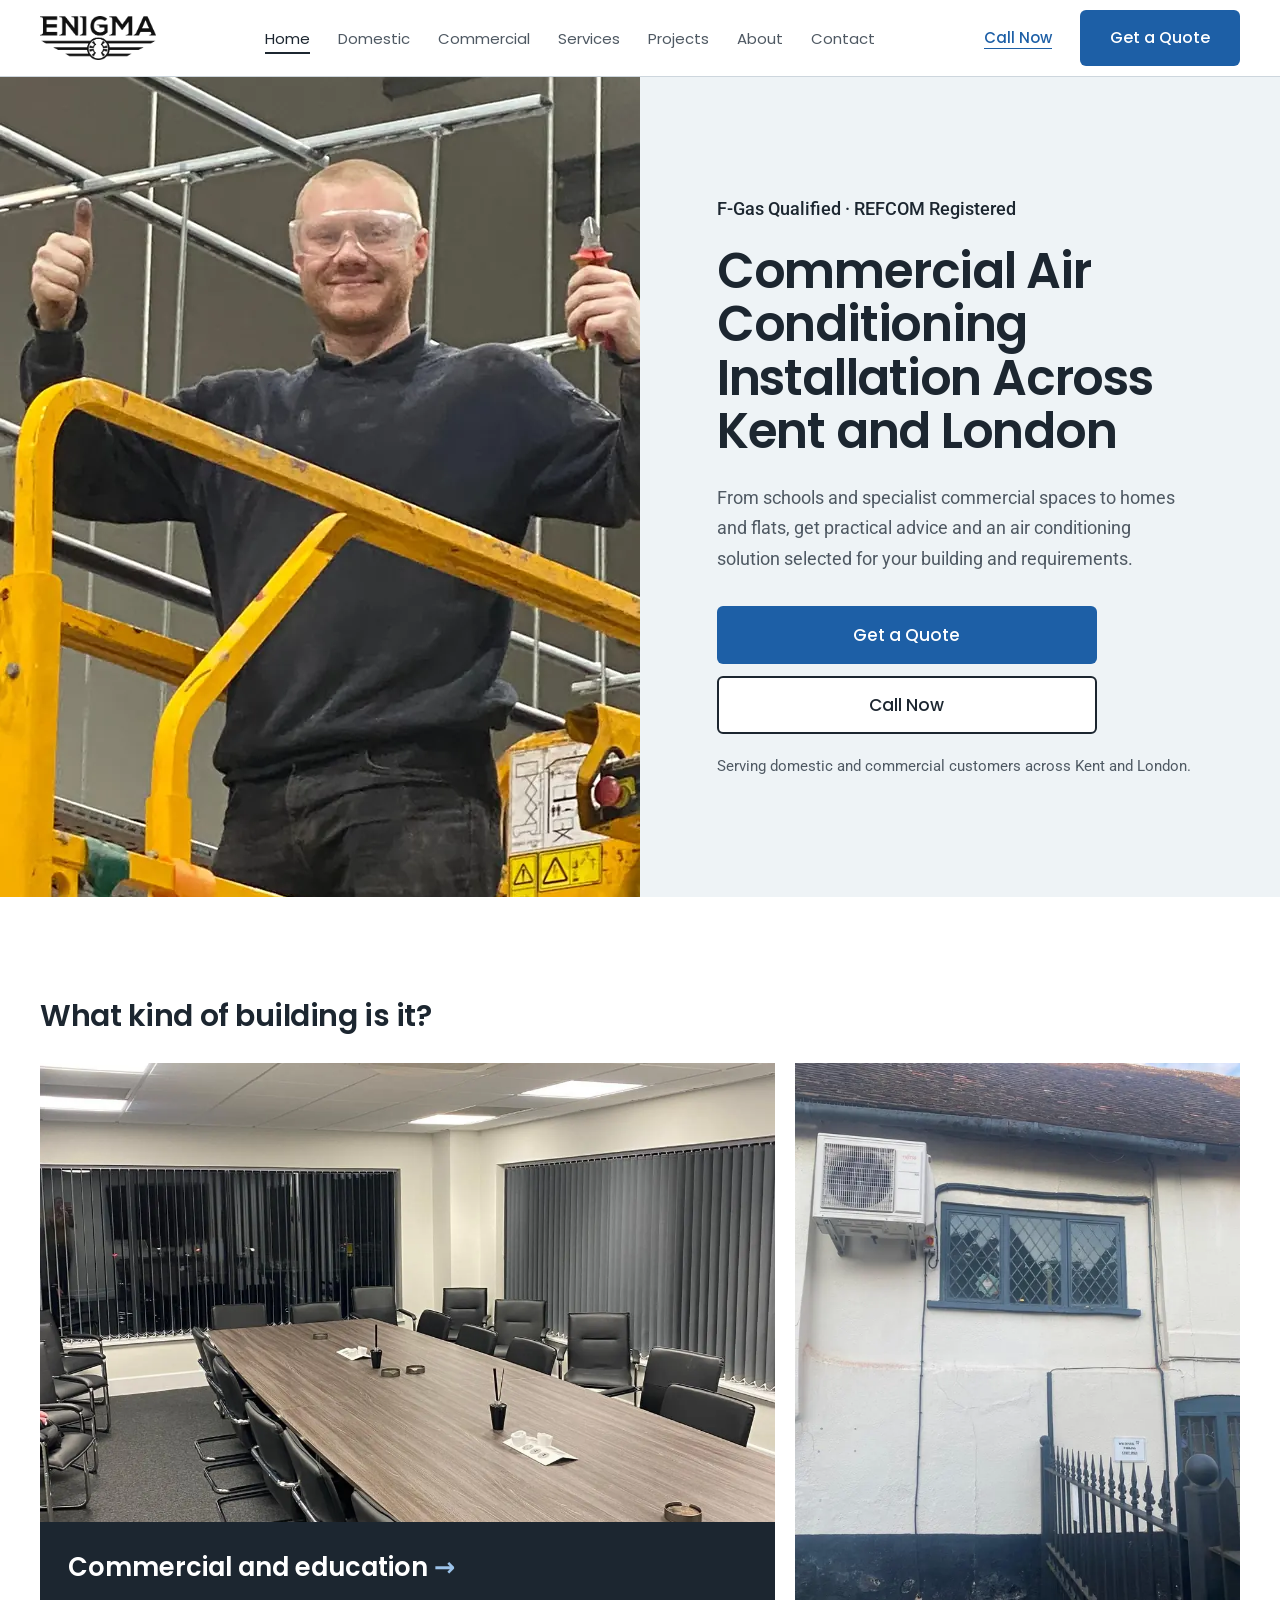
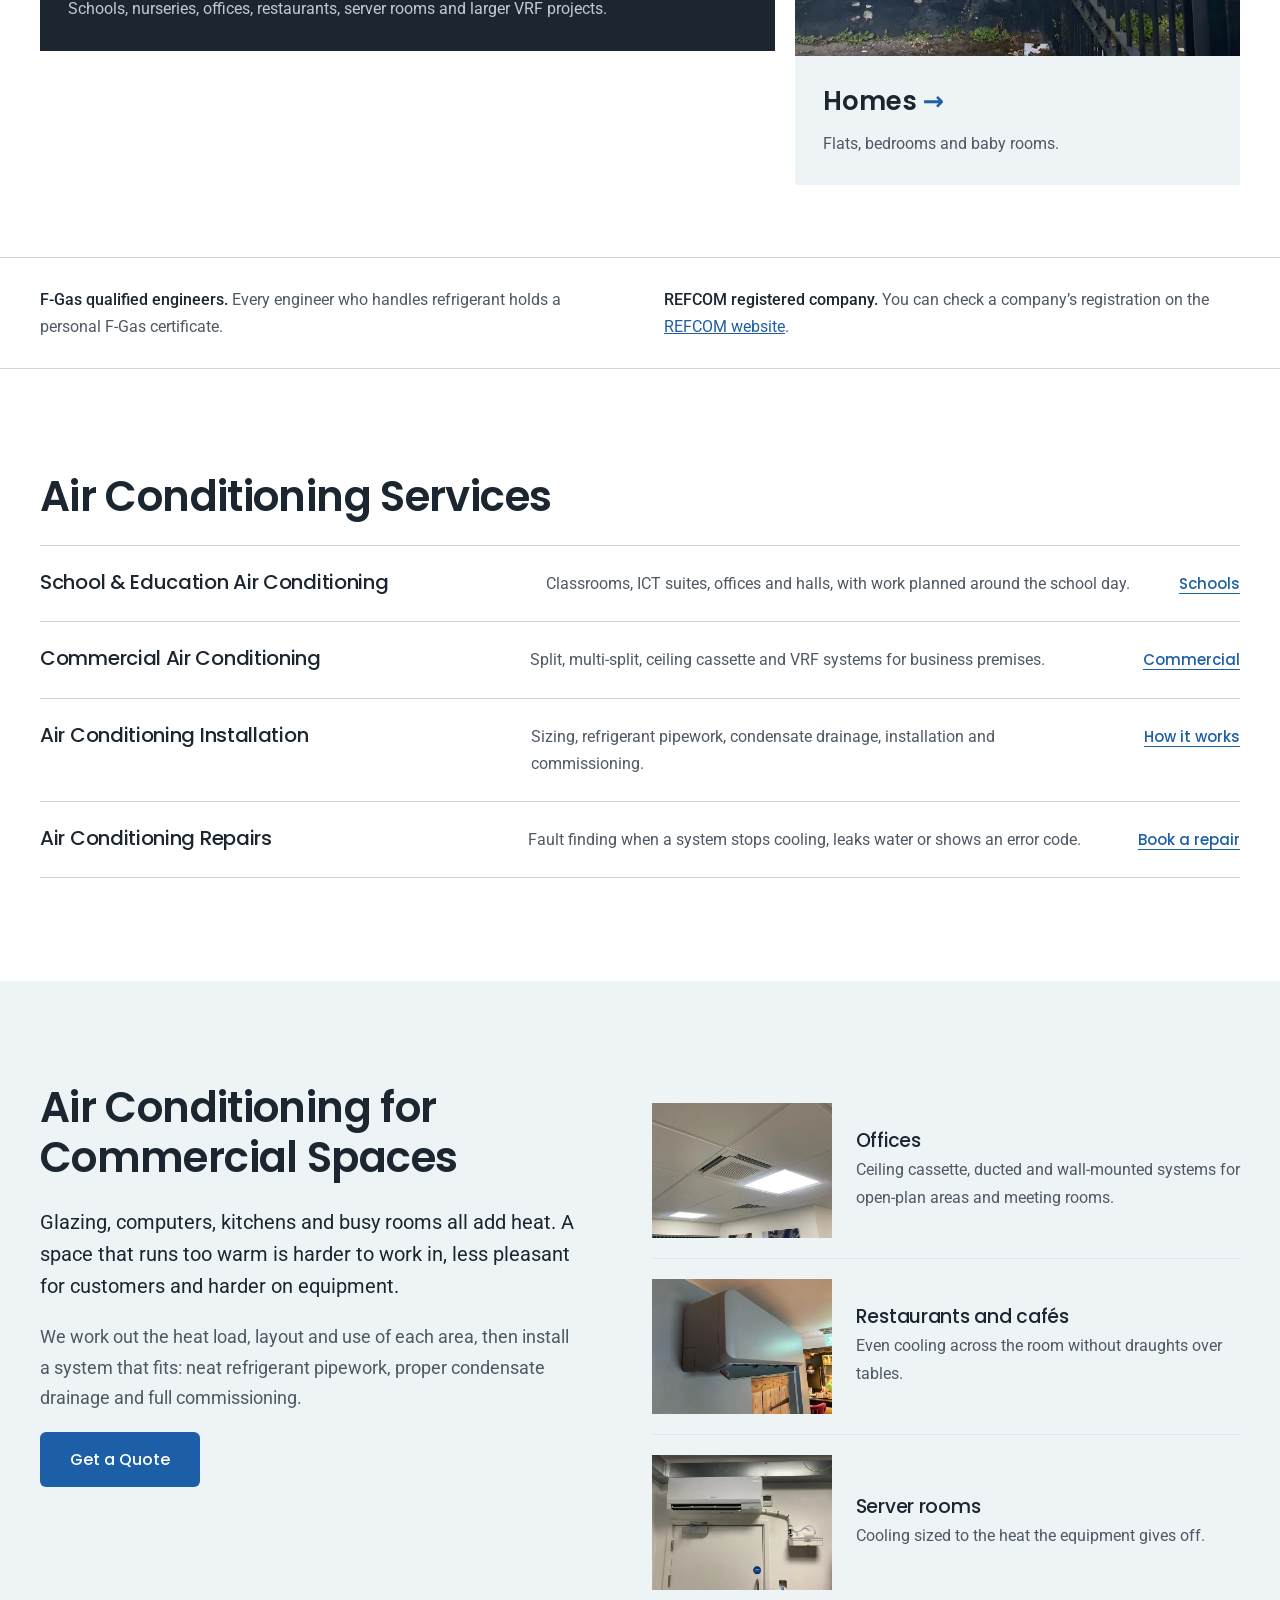
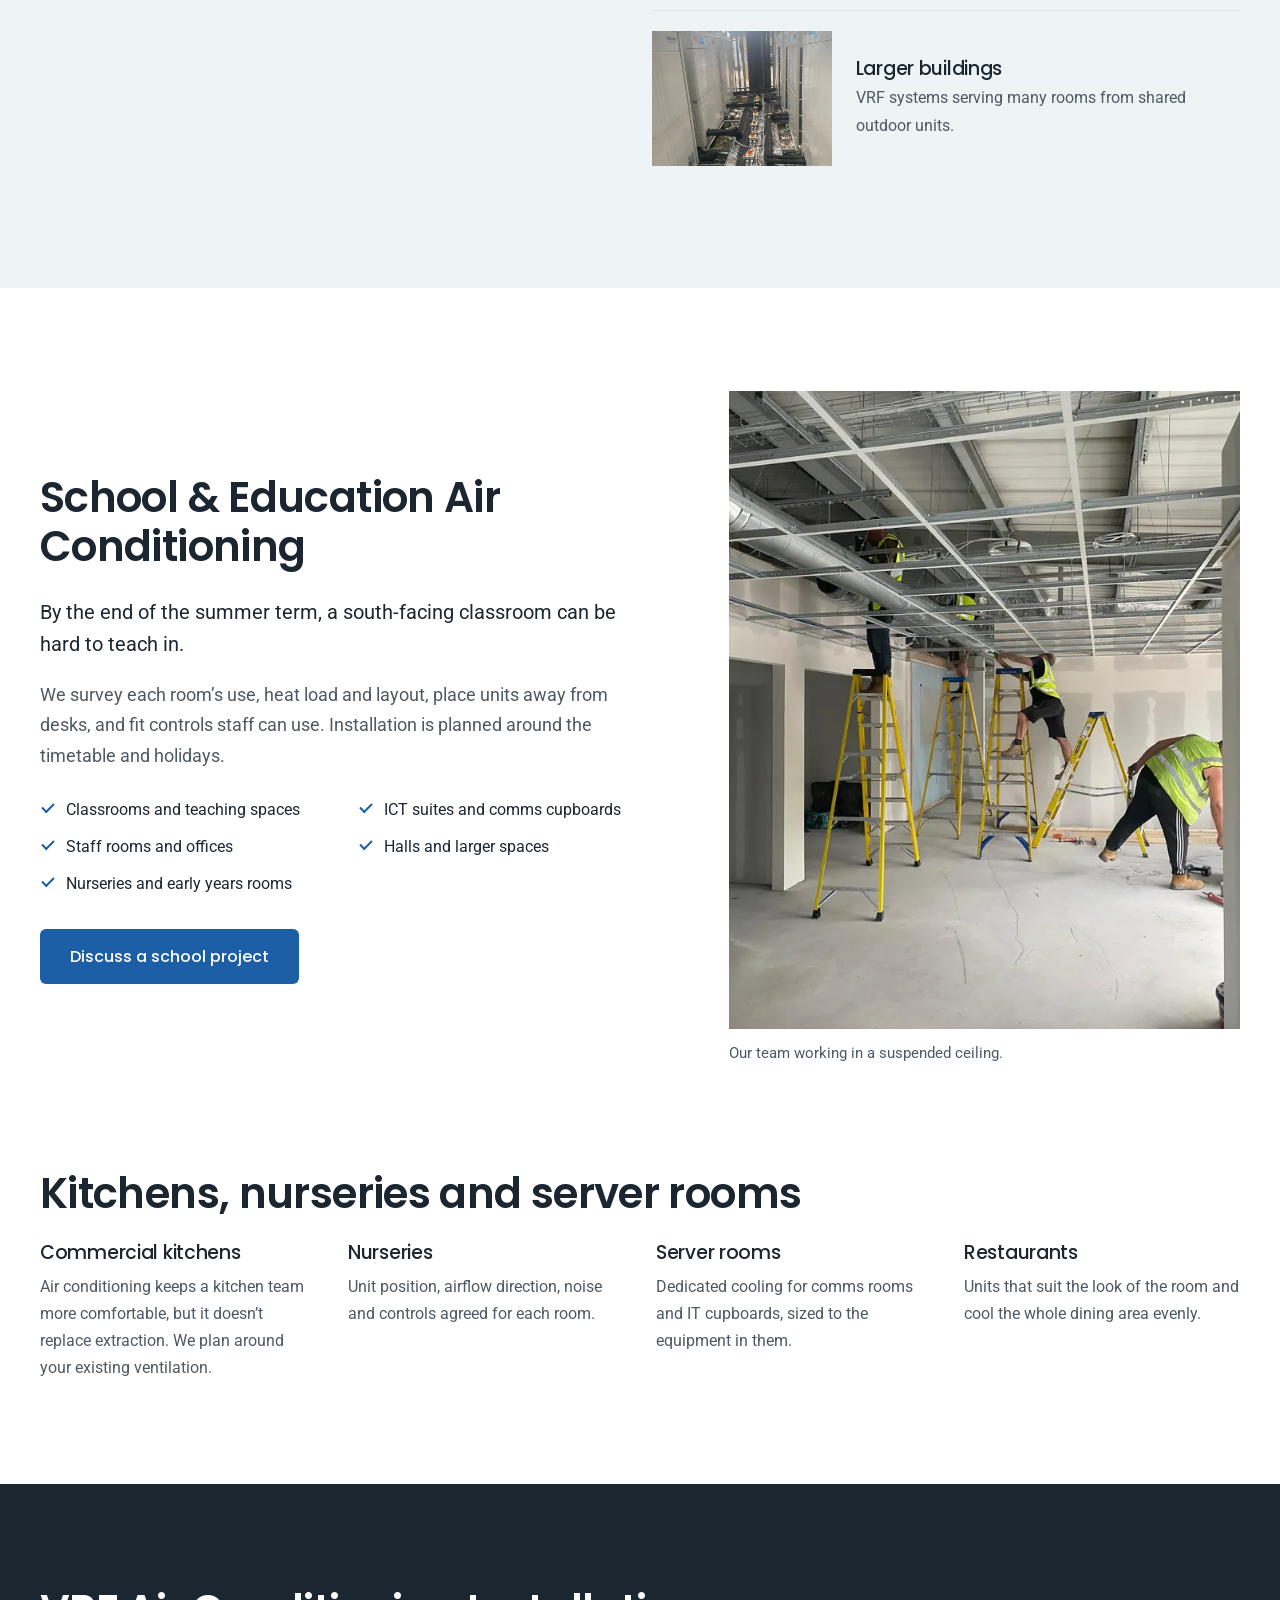
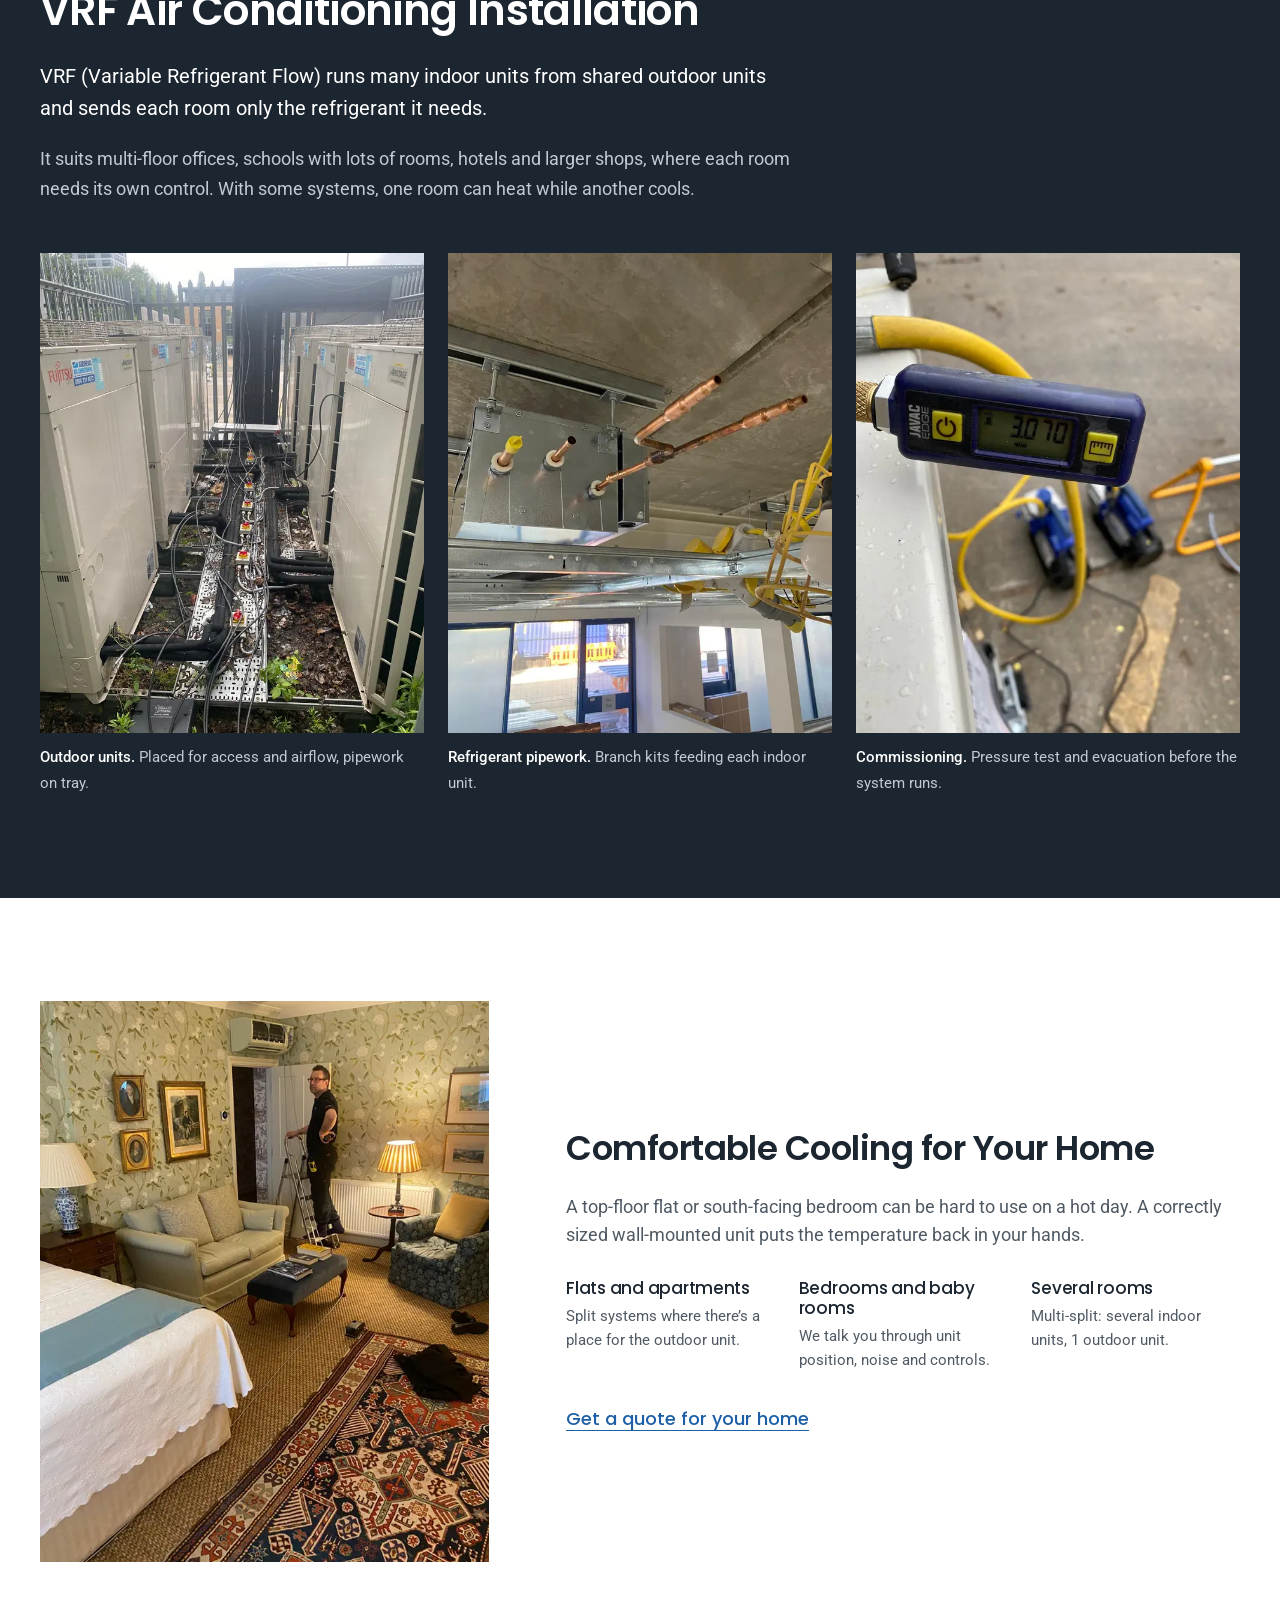
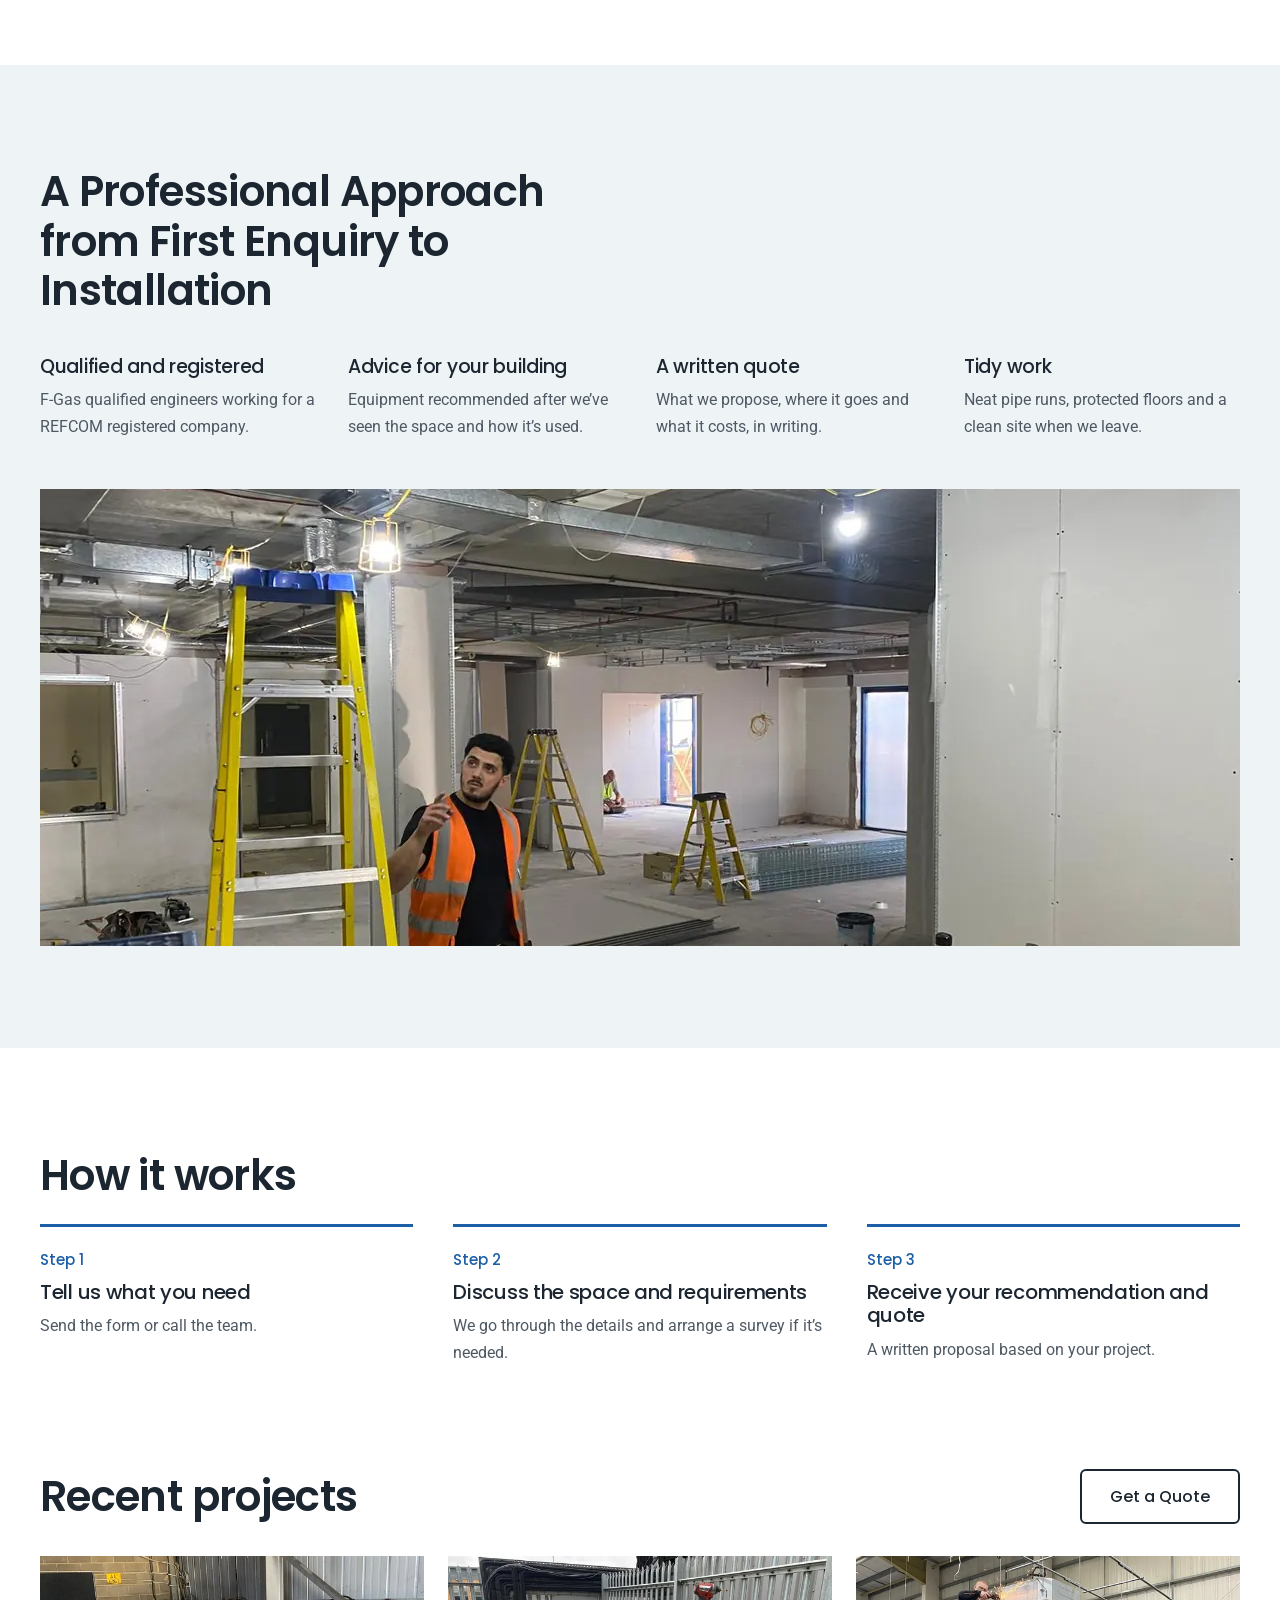
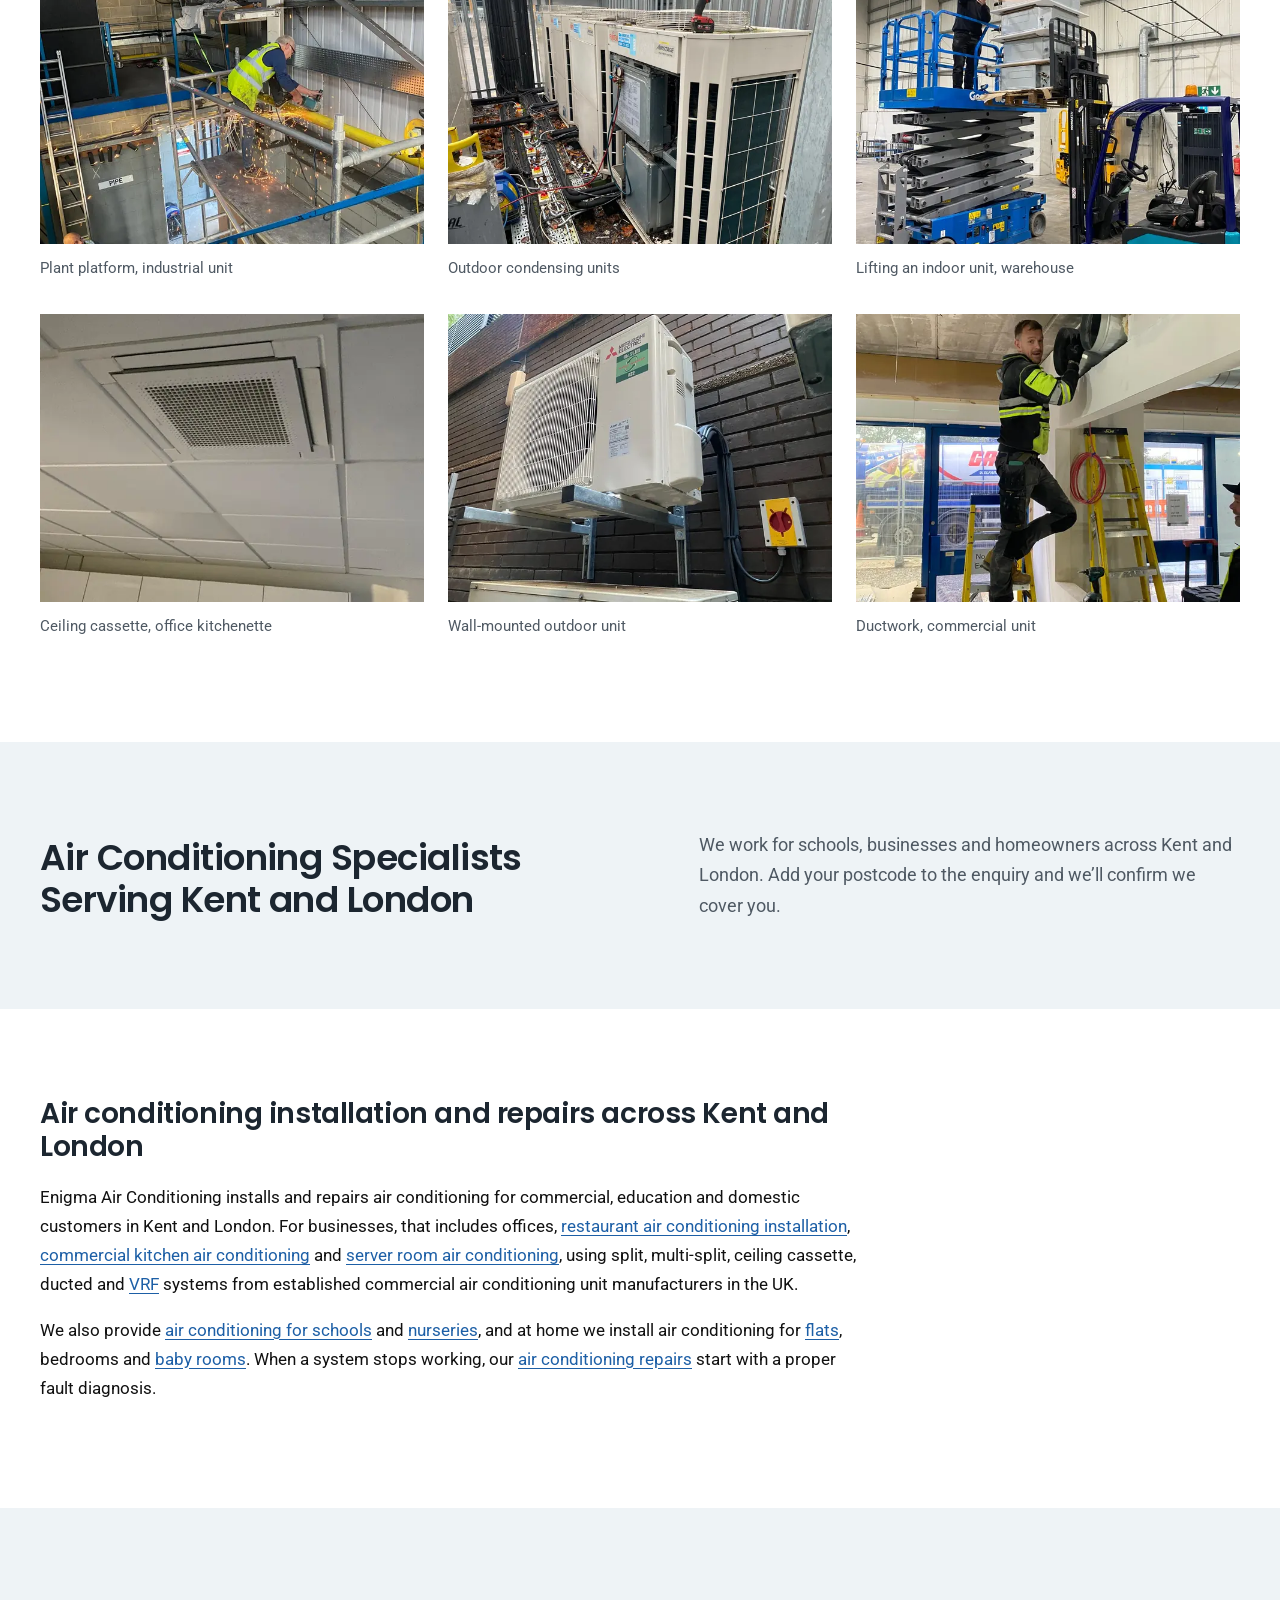
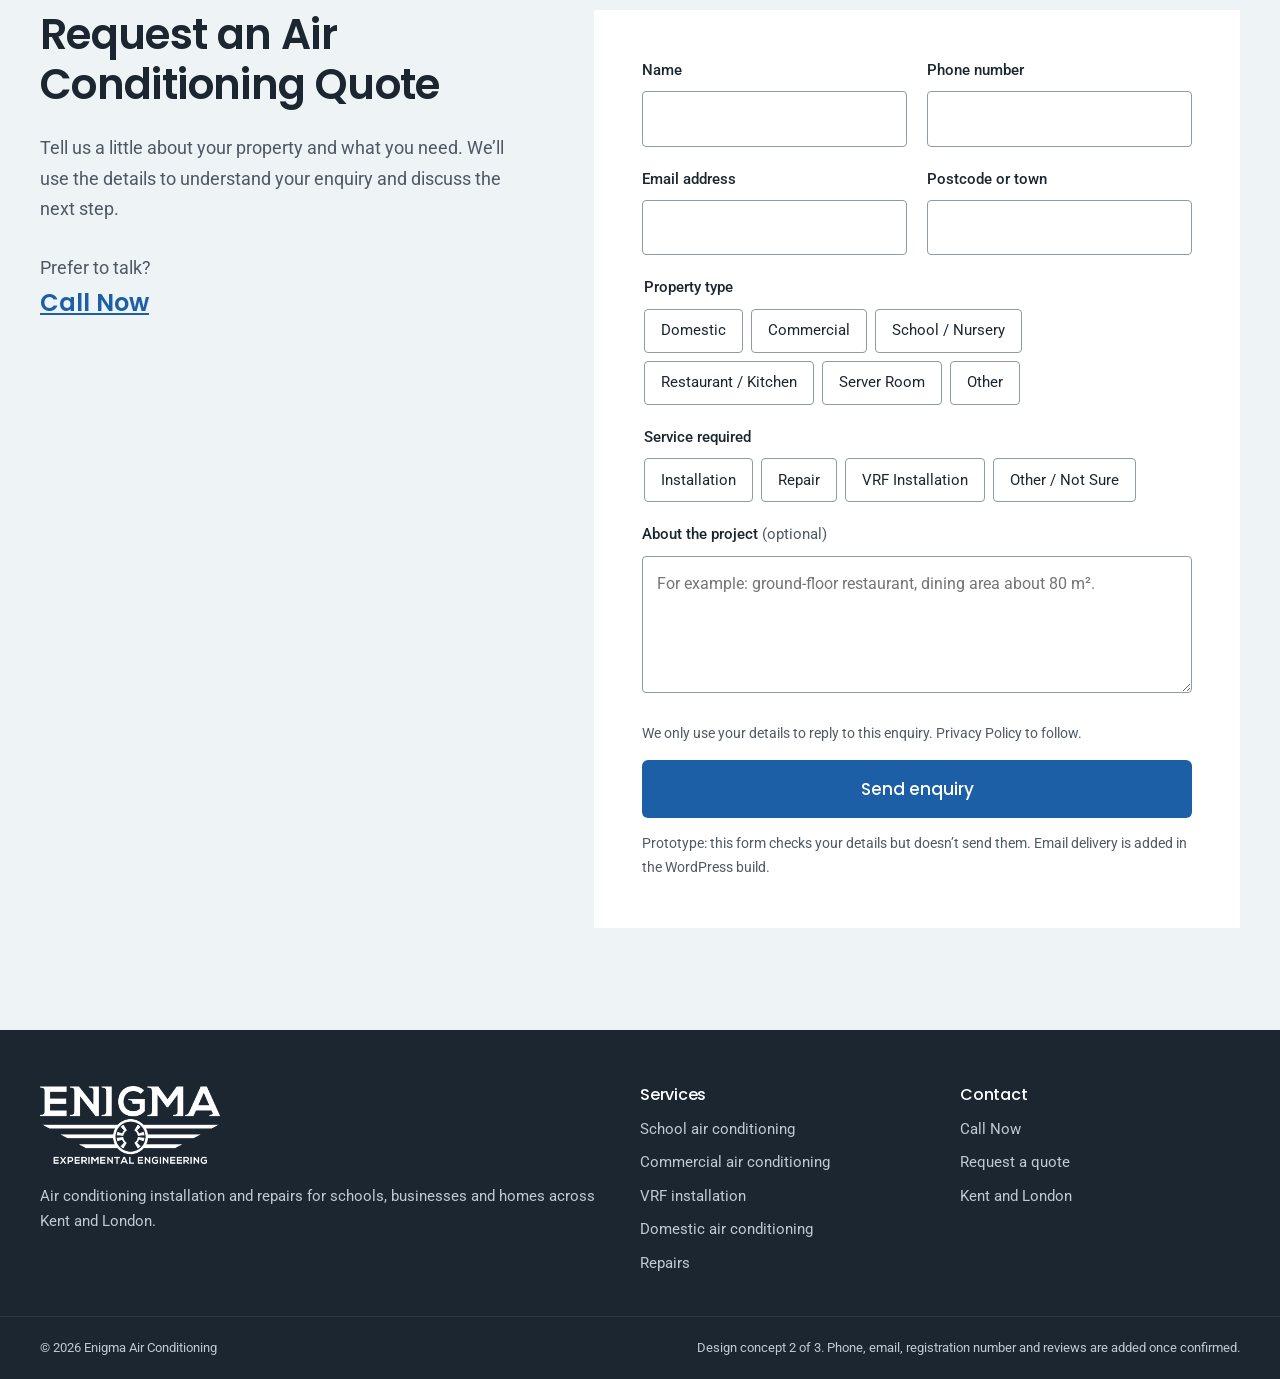
<file: option-2-modern-balanced/index.html>
<!DOCTYPE html>
<html lang="en-GB">
<head>
  <meta charset="utf-8">
  <meta name="viewport" content="width=device-width, initial-scale=1">
  <title>Air Conditioning Installation Kent &amp; London, Commercial &amp; Domestic | Enigma Air Conditioning</title>
  <meta name="description" content="Commercial, school and domestic air conditioning installation and repairs across Kent and London. Practical advice and a system chosen for your building.">
  <!-- Prototype for client approval: keep out of search results until launch -->
  <meta name="robots" content="noindex, nofollow">
  <meta name="theme-color" content="#ffffff">
  <link rel="icon" href="../assets/logo/enigma-logo-mark-black-640.png">
  <link rel="preconnect" href="https://fonts.googleapis.com">
  <link rel="preconnect" href="https://fonts.gstatic.com" crossorigin>
  <link href="https://fonts.googleapis.com/css2?family=Poppins:wght@500;600&family=Roboto:wght@400;500&display=swap" rel="stylesheet">
  <link rel="preload" as="image" href="../assets/images/engineer-scissor-lift-1200.webp" imagesrcset="../assets/images/engineer-scissor-lift-640.webp 640w, ../assets/images/engineer-scissor-lift-1200.webp 1200w" imagesizes="(min-width: 960px) 45vw, 100vw">
  <link rel="stylesheet" href="style.css">
  <!-- LocalBusiness / HVACBusiness structured data: add only once business details are verified -->
</head>
<body>
  <a class="skip-link" href="#main">Skip to content</a>

  <header class="site-header">
    <div class="container site-header__inner">
      <a class="brand" href="#top" aria-label="Enigma Air Conditioning, home">
        <img src="../assets/logo/enigma-logo-mark-black-640.png" width="640" height="242" alt="Enigma">
      </a>
      <nav id="site-nav" class="site-nav" aria-label="Main">
        <ul>
          <li><a href="#top" aria-current="page">Home</a></li>
          <li><a href="#domestic">Domestic</a></li>
          <li><a href="#commercial">Commercial</a></li>
          <li><a href="#services">Services</a></li>
          <li><a href="#projects">Projects</a></li>
          <li><a href="#about">About</a></li>
          <li><a href="#quote-form">Contact</a></li>
        </ul>
        <div class="site-nav__actions">
          <a class="btn btn--primary" href="#quote-form">Get a Quote</a>
          <a class="btn btn--secondary" href="tel:" data-phone-link>Call Now</a>
        </div>
      </nav>
      <a class="header-phone" href="tel:" data-phone-link><span data-phone-text>Call Now</span></a>
      <a class="btn btn--primary header-cta" href="#quote-form">Get a Quote</a>
      <button class="nav-toggle" type="button" aria-expanded="false" aria-controls="site-nav">Menu</button>
    </div>
  </header>

  <main id="main">
    <!-- Hero -->
    <section class="hero" id="top" aria-labelledby="hero-title">
      <div class="hero__photo">
        <img src="../assets/images/engineer-scissor-lift-1200.webp" srcset="../assets/images/engineer-scissor-lift-640.webp 640w, ../assets/images/engineer-scissor-lift-1200.webp 1200w" sizes="(min-width: 960px) 45vw, 100vw" width="1200" height="1600" alt="Smiling Enigma engineer in safety glasses giving a thumbs up from a scissor lift" fetchpriority="high">
      </div>
      <div class="hero__body">
        <p class="hero__trust">F-Gas Qualified · REFCOM Registered</p>
        <h1 id="hero-title">Commercial Air Conditioning Installation Across Kent and London</h1>
        <p class="hero__lead">From schools and specialist commercial spaces to homes and flats, get practical advice and an air conditioning solution selected for your building and requirements.</p>
        <div class="hero__actions">
          <a class="btn btn--primary btn--lg" href="#quote-form">Get a Quote</a>
          <a class="btn btn--secondary btn--lg" href="tel:" data-phone-link>Call Now</a>
        </div>
        <p class="hero__note">Serving domestic and commercial customers across Kent and London.</p>
      </div>
    </section>

    <!-- Two routes: commercial first and larger -->
    <section class="section routes" aria-labelledby="routes-title">
      <div class="container">
        <h2 id="routes-title" class="routes__title">What kind of building is it?</h2>
        <div class="routes__grid">
          <a class="route route--commercial" href="#commercial">
            <img src="../assets/images/boardroom-1200.webp" srcset="../assets/images/boardroom-640.webp 640w, ../assets/images/boardroom-1200.webp 1200w" sizes="(min-width: 800px) 60vw, 100vw" width="1200" height="1600" alt="" loading="lazy" decoding="async">
            <span class="route__text">
              <span class="route__name">Commercial and education</span>
              <span class="route__desc">Schools, nurseries, offices, restaurants, server rooms and larger VRF projects.</span>
            </span>
          </a>
          <a class="route route--domestic" href="#domestic">
            <img src="../assets/images/house-exterior-unit-640.webp" width="640" height="853" alt="" loading="lazy" decoding="async">
            <span class="route__text">
              <span class="route__name">Homes</span>
              <span class="route__desc">Flats, bedrooms and baby rooms.</span>
            </span>
          </a>
        </div>
      </div>
    </section>

    <!-- Credentials -->
    <section class="creds" aria-labelledby="creds-title">
      <div class="container creds__grid">
        <h2 id="creds-title" class="visually-hidden">Credentials</h2>
        <p><strong>F-Gas qualified engineers.</strong> Every engineer who handles refrigerant holds a personal F-Gas certificate.</p>
        <p><strong>REFCOM registered company.</strong> You can check a company’s registration on the <a href="https://www.refcom.org.uk/" rel="noopener">REFCOM website</a>.</p>
        <!-- PROTOTYPE: confirm certificate and registration details before launch. -->
      </div>
    </section>

    <!-- Services -->
    <section class="section services" id="services" aria-labelledby="services-title">
      <div class="container">
        <h2 id="services-title" class="section-title">Air Conditioning Services</h2>
        <ul class="service-rows">
          <li><h3>School &amp; Education Air Conditioning</h3><p>Classrooms, ICT suites, offices and halls, with work planned around the school day.</p><a href="#schools">Schools</a></li>
          <li><h3>Commercial Air Conditioning</h3><p>Split, multi-split, ceiling cassette and VRF systems for business premises.</p><a href="#commercial">Commercial</a></li>
          <li><h3>Air Conditioning Installation</h3><p>Sizing, refrigerant pipework, condensate drainage, installation and commissioning.</p><a href="#process">How it works</a></li>
          <li><h3>Air Conditioning Repairs</h3><p>Fault finding when a system stops cooling, leaks water or shows an error code.</p><a href="#quote-form">Book a repair</a></li>
        </ul>
      </div>
    </section>

    <!-- Commercial -->
    <section class="section commercial" id="commercial" aria-labelledby="commercial-title">
      <div class="container commercial__grid">
        <div class="commercial__intro">
          <h2 id="commercial-title" class="section-title">Air Conditioning for Commercial Spaces</h2>
          <p class="lead">Glazing, computers, kitchens and busy rooms all add heat. A space that runs too warm is harder to work in, less pleasant for customers and harder on equipment.</p>
          <p>We work out the heat load, layout and use of each area, then install a system that fits: neat refrigerant pipework, proper condensate drainage and full commissioning.</p>
          <a class="btn btn--primary" href="#quote-form">Get a Quote</a>
        </div>
        <ul class="env-list">
          <li>
            <img src="../assets/images/office-ceiling-cassette-640.webp" width="640" height="853" alt="Ceiling cassette unit in an office suspended ceiling" loading="lazy" decoding="async">
            <div><h3>Offices</h3><p>Ceiling cassette, ducted and wall-mounted systems for open-plan areas and meeting rooms.</p></div>
          </li>
          <li>
            <img src="../assets/images/restaurant-unit-detail-640.webp" width="640" height="480" alt="Wall-mounted unit in a restaurant" loading="lazy" decoding="async">
            <div><h3>Restaurants and cafés</h3><p>Even cooling across the room without draughts over tables.</p></div>
          </li>
          <li>
            <img src="../assets/images/server-room-640.webp" width="640" height="480" alt="Air conditioning unit above a server room door" loading="lazy" decoding="async">
            <div><h3>Server rooms</h3><p>Cooling sized to the heat the equipment gives off.</p></div>
          </li>
          <li>
            <img src="../assets/images/vrf-outdoor-alley-640.webp" width="640" height="853" alt="VRF outdoor units in a service alley" loading="lazy" decoding="async">
            <div><h3>Larger buildings</h3><p>VRF systems serving many rooms from shared outdoor units.</p></div>
          </li>
        </ul>
      </div>
    </section>

    <!-- Schools -->
    <section class="section schools" id="schools" aria-labelledby="schools-title">
      <div class="container schools__grid">
        <div class="schools__copy">
          <h2 id="schools-title" class="section-title">School &amp; Education Air Conditioning</h2>
          <p class="lead">By the end of the summer term, a south-facing classroom can be hard to teach in.</p>
          <p>We survey each room’s use, heat load and layout, place units away from desks, and fit controls staff can use. Installation is planned around the timetable and holidays.</p>
          <ul class="ticks">
            <li>Classrooms and teaching spaces</li>
            <li>ICT suites and comms cupboards</li>
            <li>Staff rooms and offices</li>
            <li>Halls and larger spaces</li>
            <li>Nurseries and early years rooms</li>
          </ul>
          <a class="btn btn--primary" href="#quote-form">Discuss a school project</a>
        </div>
        <figure class="schools__photo">
          <img src="../assets/images/team-ladders-fitout-1200.webp" srcset="../assets/images/team-ladders-fitout-640.webp 640w, ../assets/images/team-ladders-fitout-1200.webp 1200w" sizes="(min-width: 900px) 40vw, 100vw" width="1200" height="1600" alt="Enigma engineers on stepladders working in a suspended ceiling grid" loading="lazy" decoding="async">
          <figcaption>Our team working in a suspended ceiling.</figcaption>
        </figure>
        <!-- PROTOTYPE: replace with a completed Enigma school project photo when supplied. -->
      </div>
    </section>

    <!-- Specialist -->
    <section class="section specialist" aria-labelledby="specialist-title">
      <div class="container">
        <h2 id="specialist-title" class="section-title">Kitchens, nurseries and server rooms</h2>
        <div class="spec-grid">
          <div>
            <h3>Commercial kitchens</h3>
            <p>Air conditioning keeps a kitchen team more comfortable, but it doesn’t replace extraction. We plan around your existing ventilation.</p>
          </div>
          <div>
            <h3>Nurseries</h3>
            <p>Unit position, airflow direction, noise and controls agreed for each room.</p>
          </div>
          <div>
            <h3>Server rooms</h3>
            <p>Dedicated cooling for comms rooms and IT cupboards, sized to the equipment in them.</p>
          </div>
          <div>
            <h3>Restaurants</h3>
            <p>Units that suit the look of the room and cool the whole dining area evenly.</p>
          </div>
        </div>
      </div>
    </section>

    <!-- VRF -->
    <section class="section vrf" id="vrf" aria-labelledby="vrf-title">
      <div class="container">
        <div class="vrf__copy">
          <h2 id="vrf-title" class="section-title">VRF Air Conditioning Installation</h2>
          <p class="lead">VRF (Variable Refrigerant Flow) runs many indoor units from shared outdoor units and sends each room only the refrigerant it needs.</p>
          <p>It suits multi-floor offices, schools with lots of rooms, hotels and larger shops, where each room needs its own control. With some systems, one room can heat while another cools.</p>
          <!-- PROTOTYPE: confirm VRF scope (design / supply / install / commission). -->
        </div>
        <div class="vrf__photos">
          <figure>
            <img src="../assets/images/vrf-outdoor-row-640.webp" width="640" height="853" alt="Row of VRF outdoor units with insulated pipework on a cable tray" loading="lazy" decoding="async">
            <figcaption><strong>Outdoor units.</strong> Placed for access and airflow, pipework on tray.</figcaption>
          </figure>
          <figure>
            <img src="../assets/images/copper-manifold-640.webp" width="640" height="853" alt="Copper refrigerant branch pipework at an indoor unit in a ceiling void" loading="lazy" decoding="async">
            <figcaption><strong>Refrigerant pipework.</strong> Branch kits feeding each indoor unit.</figcaption>
          </figure>
          <figure>
            <img src="../assets/images/manometer-commissioning-640.webp" width="640" height="853" alt="Digital vacuum gauge connected during commissioning" loading="lazy" decoding="async">
            <figcaption><strong>Commissioning.</strong> Pressure test and evacuation before the system runs.</figcaption>
          </figure>
        </div>
      </div>
    </section>

    <!-- Domestic -->
    <section class="section domestic" id="domestic" aria-labelledby="domestic-title">
      <div class="container domestic__grid">
        <img class="domestic__photo" src="../assets/images/engineer-bedroom-unit-640.webp" width="640" height="853" alt="Engineer fitting a wall-mounted air conditioning unit in a traditionally decorated bedroom" loading="lazy" decoding="async">
        <div class="domestic__copy">
          <h2 id="domestic-title" class="section-title">Comfortable Cooling for Your Home</h2>
          <p class="lead">A top-floor flat or south-facing bedroom can be hard to use on a hot day. A correctly sized wall-mounted unit puts the temperature back in your hands.</p>
          <div class="domestic__items">
            <div><h3>Flats and apartments</h3><p>Split systems where there’s a place for the outdoor unit.</p></div>
            <div><h3>Bedrooms and baby rooms</h3><p>We talk you through unit position, noise and controls.</p></div>
            <div><h3>Several rooms</h3><p>Multi-split: several indoor units, 1 outdoor unit.</p></div>
          </div>
          <a class="text-link" href="#quote-form">Get a quote for your home</a>
        </div>
      </div>
    </section>

    <!-- Why -->
    <section class="section why" id="about" aria-labelledby="why-title">
      <div class="container">
        <h2 id="why-title" class="section-title why__title">A Professional Approach from First Enquiry to Installation</h2>
        <div class="why__grid">
          <div><h3>Qualified and registered</h3><p>F-Gas qualified engineers working for a REFCOM registered company.</p></div>
          <div><h3>Advice for your building</h3><p>Equipment recommended after we’ve seen the space and how it’s used.</p></div>
          <div><h3>A written quote</h3><p>What we propose, where it goes and what it costs, in writing.</p></div>
          <div><h3>Tidy work</h3><p>Neat pipe runs, protected floors and a clean site when we leave.</p></div>
        </div>
        <img class="why__photo" src="../assets/images/engineer-hivis-fitout-1600.webp" srcset="../assets/images/engineer-hivis-fitout-640.webp 640w, ../assets/images/engineer-hivis-fitout-1200.webp 1200w, ../assets/images/engineer-hivis-fitout-1600.webp 1600w" sizes="(min-width: 1280px) 1200px, 100vw" width="1600" height="1200" alt="Engineer in an orange hi-vis vest on a commercial fit-out with ladders and tools" loading="lazy" decoding="async">
      </div>
    </section>

    <!-- Process -->
    <section class="section process" id="process" aria-labelledby="process-title">
      <div class="container">
        <h2 id="process-title" class="section-title">How it works</h2>
        <ol class="steps">
          <li><h3>Tell us what you need</h3><p>Send the form or call the team.</p></li>
          <li><h3>Discuss the space and requirements</h3><p>We go through the details and arrange a survey if it’s needed.</p></li>
          <li><h3>Receive your recommendation and quote</h3><p>A written proposal based on your project.</p></li>
        </ol>
      </div>
    </section>

    <!-- Projects -->
    <section class="section projects" id="projects" aria-labelledby="projects-title">
      <div class="container">
        <div class="projects__head">
          <h2 id="projects-title" class="section-title">Recent projects</h2>
          <a class="btn btn--secondary" href="#quote-form">Get a Quote</a>
        </div>
        <!-- PROTOTYPE: captions, locations and permissions to be confirmed with the client. -->
        <div class="project-grid">
          <figure><img src="../assets/images/engineers-mezzanine-plant-640.webp" width="640" height="853" alt="Engineers working on a mezzanine plant platform" loading="lazy" decoding="async"><figcaption>Plant platform, industrial unit</figcaption></figure>
          <figure><img src="../assets/images/vrf-rooftop-640.webp" width="640" height="480" alt="Outdoor condensing units with pipework and isolators" loading="lazy" decoding="async"><figcaption>Outdoor condensing units</figcaption></figure>
          <figure><img src="../assets/images/engineer-scissor-forklift-640.webp" width="640" height="853" alt="Engineer on a scissor lift with a forklift raising an indoor unit" loading="lazy" decoding="async"><figcaption>Lifting an indoor unit, warehouse</figcaption></figure>
          <figure><img src="../assets/images/cassette-white-ceiling-640.webp" width="640" height="853" alt="Ceiling cassette unit above an office kitchenette" loading="lazy" decoding="async"><figcaption>Ceiling cassette, office kitchenette</figcaption></figure>
          <figure><img src="../assets/images/outdoor-unit-brick-640.webp" width="640" height="480" alt="Outdoor unit on wall brackets beside an isolator" loading="lazy" decoding="async"><figcaption>Wall-mounted outdoor unit</figcaption></figure>
          <figure><img src="../assets/images/engineer-ladder-shopfront-640.webp" width="640" height="853" alt="Engineer on a stepladder fitting ductwork" loading="lazy" decoding="async"><figcaption>Ductwork, commercial unit</figcaption></figure>
        </div>
      </div>
    </section>

    <!-- Customer reviews: left out until genuine reviews are supplied with permission. -->

    <!-- Coverage -->
    <section class="section coverage" id="coverage" aria-labelledby="coverage-title">
      <div class="container coverage__grid">
        <h2 id="coverage-title" class="section-title">Air Conditioning Specialists Serving Kent and London</h2>
        <p>We work for schools, businesses and homeowners across Kent and London. Add your postcode to the enquiry and we’ll confirm we cover you.</p>
        <!-- PROTOTYPE: add confirmed towns, boroughs and postcodes. -->
      </div>
    </section>

    <!-- SEO text block: editable native content in Kadence -->
    <section class="seo-text" aria-labelledby="seo-title">
      <div class="container">
        <div class="seo-text__inner">
          <h2 id="seo-title">Air conditioning installation and repairs across Kent and London</h2>
          <p>Enigma Air Conditioning installs and repairs air conditioning for commercial, education and domestic customers in Kent and London. For businesses, that includes offices, <a href="#commercial">restaurant air conditioning installation</a>, <a href="#specialist-title">commercial kitchen air conditioning</a> and <a href="#specialist-title">server room air conditioning</a>, using split, multi-split, ceiling cassette, ducted and <a href="#vrf">VRF</a> systems from established commercial air conditioning unit manufacturers in the UK.</p>
          <p>We also provide <a href="#schools">air conditioning for schools</a> and <a href="#schools">nurseries</a>, and at home we install air conditioning for <a href="#domestic">flats</a>, bedrooms and <a href="#domestic">baby rooms</a>. When a system stops working, our <a href="#services">air conditioning repairs</a> start with a proper fault diagnosis.</p>
        </div>
      </div>
    </section>

    <!-- Quote -->
    <section class="section quote" id="quote-form" aria-labelledby="quote-title">
      <div class="container quote__grid">
        <div class="quote__aside">
          <h2 id="quote-title" class="section-title" data-focus-target tabindex="-1">Request an Air Conditioning Quote</h2>
          <p>Tell us a little about your property and what you need. We’ll use the details to understand your enquiry and discuss the next step.</p>
          <p class="quote__call">Prefer to talk? <a href="tel:" data-phone-link><span data-phone-text>Call Now</span></a></p>
          <p data-email-wrap>Or email <a href="#quote-form" data-email>us</a>.</p>
        </div>
        <div class="quote__formwrap">
          <form class="quote-form" novalidate aria-describedby="form-demo-note">
            <div class="field-row">
              <div class="field">
                <label for="f-name">Name</label>
                <input id="f-name" name="name" type="text" autocomplete="name" required aria-describedby="f-name-error">
                <p class="field__error" id="f-name-error"></p>
              </div>
              <div class="field">
                <label for="f-phone">Phone number</label>
                <input id="f-phone" name="phone" type="tel" autocomplete="tel" inputmode="tel" required aria-describedby="f-phone-error">
                <p class="field__error" id="f-phone-error"></p>
              </div>
            </div>
            <div class="field-row">
              <div class="field">
                <label for="f-email">Email address</label>
                <input id="f-email" name="email" type="email" autocomplete="email" required aria-describedby="f-email-error">
                <p class="field__error" id="f-email-error"></p>
              </div>
              <div class="field">
                <label for="f-location">Postcode or town</label>
                <input id="f-location" name="location" type="text" autocomplete="postal-code" required aria-describedby="f-location-error">
                <p class="field__error" id="f-location-error"></p>
              </div>
            </div>
            <fieldset class="field options">
              <legend>Property type</legend>
              <div class="options__set">
                <label><input type="radio" name="property" value="Domestic" aria-describedby="f-property-error"><span>Domestic</span></label>
                <label><input type="radio" name="property" value="Commercial"><span>Commercial</span></label>
                <label><input type="radio" name="property" value="School / Nursery"><span>School / Nursery</span></label>
                <label><input type="radio" name="property" value="Restaurant / Kitchen"><span>Restaurant / Kitchen</span></label>
                <label><input type="radio" name="property" value="Server Room"><span>Server Room</span></label>
                <label><input type="radio" name="property" value="Other"><span>Other</span></label>
              </div>
              <p class="field__error" id="f-property-error"></p>
            </fieldset>
            <fieldset class="field options">
              <legend>Service required</legend>
              <div class="options__set">
                <label><input type="radio" name="service" value="Installation" aria-describedby="f-service-error"><span>Installation</span></label>
                <label><input type="radio" name="service" value="Repair"><span>Repair</span></label>
                <label><input type="radio" name="service" value="VRF Installation"><span>VRF Installation</span></label>
                <label><input type="radio" name="service" value="Other / Not Sure"><span>Other / Not Sure</span></label>
              </div>
              <p class="field__error" id="f-service-error"></p>
            </fieldset>
            <div class="field">
              <label for="f-message">About the project <span class="optional">(optional)</span></label>
              <textarea id="f-message" name="message" rows="4" placeholder="For example: ground-floor restaurant, dining area about 80 m²."></textarea>
            </div>
            <p class="privacy" id="privacy-note">We only use your details to reply to this enquiry. Privacy Policy to follow.</p>
            <p class="form-summary" role="alert"></p>
            <button class="btn btn--primary btn--lg btn--block" type="submit">Send enquiry</button>
            <p class="demo-note" id="form-demo-note">Prototype: this form checks your details but doesn’t send them. Email delivery is added in the WordPress build.</p>
          </form>
          <div class="form-success" hidden tabindex="-1" role="status">
            <h3>Thanks, <span data-success-name></span>. Your details are complete.</h3>
            <p>This is a design prototype, so nothing has been sent. On the live site this is where you’ll see confirmation that we’ve received your enquiry.</p>
            <button class="btn btn--secondary" type="button" data-form-reset>Fill in the form again</button>
          </div>
        </div>
      </div>
    </section>
  </main>

  <footer class="site-footer">
    <div class="container footer__grid">
      <div>
        <img class="footer__logo" src="../assets/logo/enigma-logo-full-white-640.png" width="640" height="277" alt="Enigma Experimental Engineering" loading="lazy">
        <p>Air conditioning installation and repairs for schools, businesses and homes across Kent and London.</p>
      </div>
      <nav aria-label="Services">
        <h2 class="footer__h">Services</h2>
        <ul>
          <li><a href="#schools">School air conditioning</a></li>
          <li><a href="#commercial">Commercial air conditioning</a></li>
          <li><a href="#vrf">VRF installation</a></li>
          <li><a href="#domestic">Domestic air conditioning</a></li>
          <li><a href="#services">Repairs</a></li>
        </ul>
      </nav>
      <div>
        <h2 class="footer__h">Contact</h2>
        <ul>
          <li><a href="tel:" data-phone-link><span data-phone-text>Call Now</span></a></li>
          <li data-email-wrap><a href="#quote-form" data-email>Email</a></li>
          <li><a href="#quote-form">Request a quote</a></li>
          <li>Kent and London</li>
        </ul>
      </div>
    </div>
    <div class="container footer__base">
      <p>&copy; <span data-year>2026</span> Enigma Air Conditioning</p>
      <p>Design concept 2 of 3. Phone, email, registration number and reviews are added once confirmed.</p>
    </div>
  </footer>

  <div class="action-bar">
    <a class="btn btn--primary" href="#quote-form">Get a Quote</a>
    <a class="btn btn--secondary" href="tel:" data-phone-link>Call Now</a>
  </div>

  <script src="script.js" defer></script>
</body>
</html>
</file>
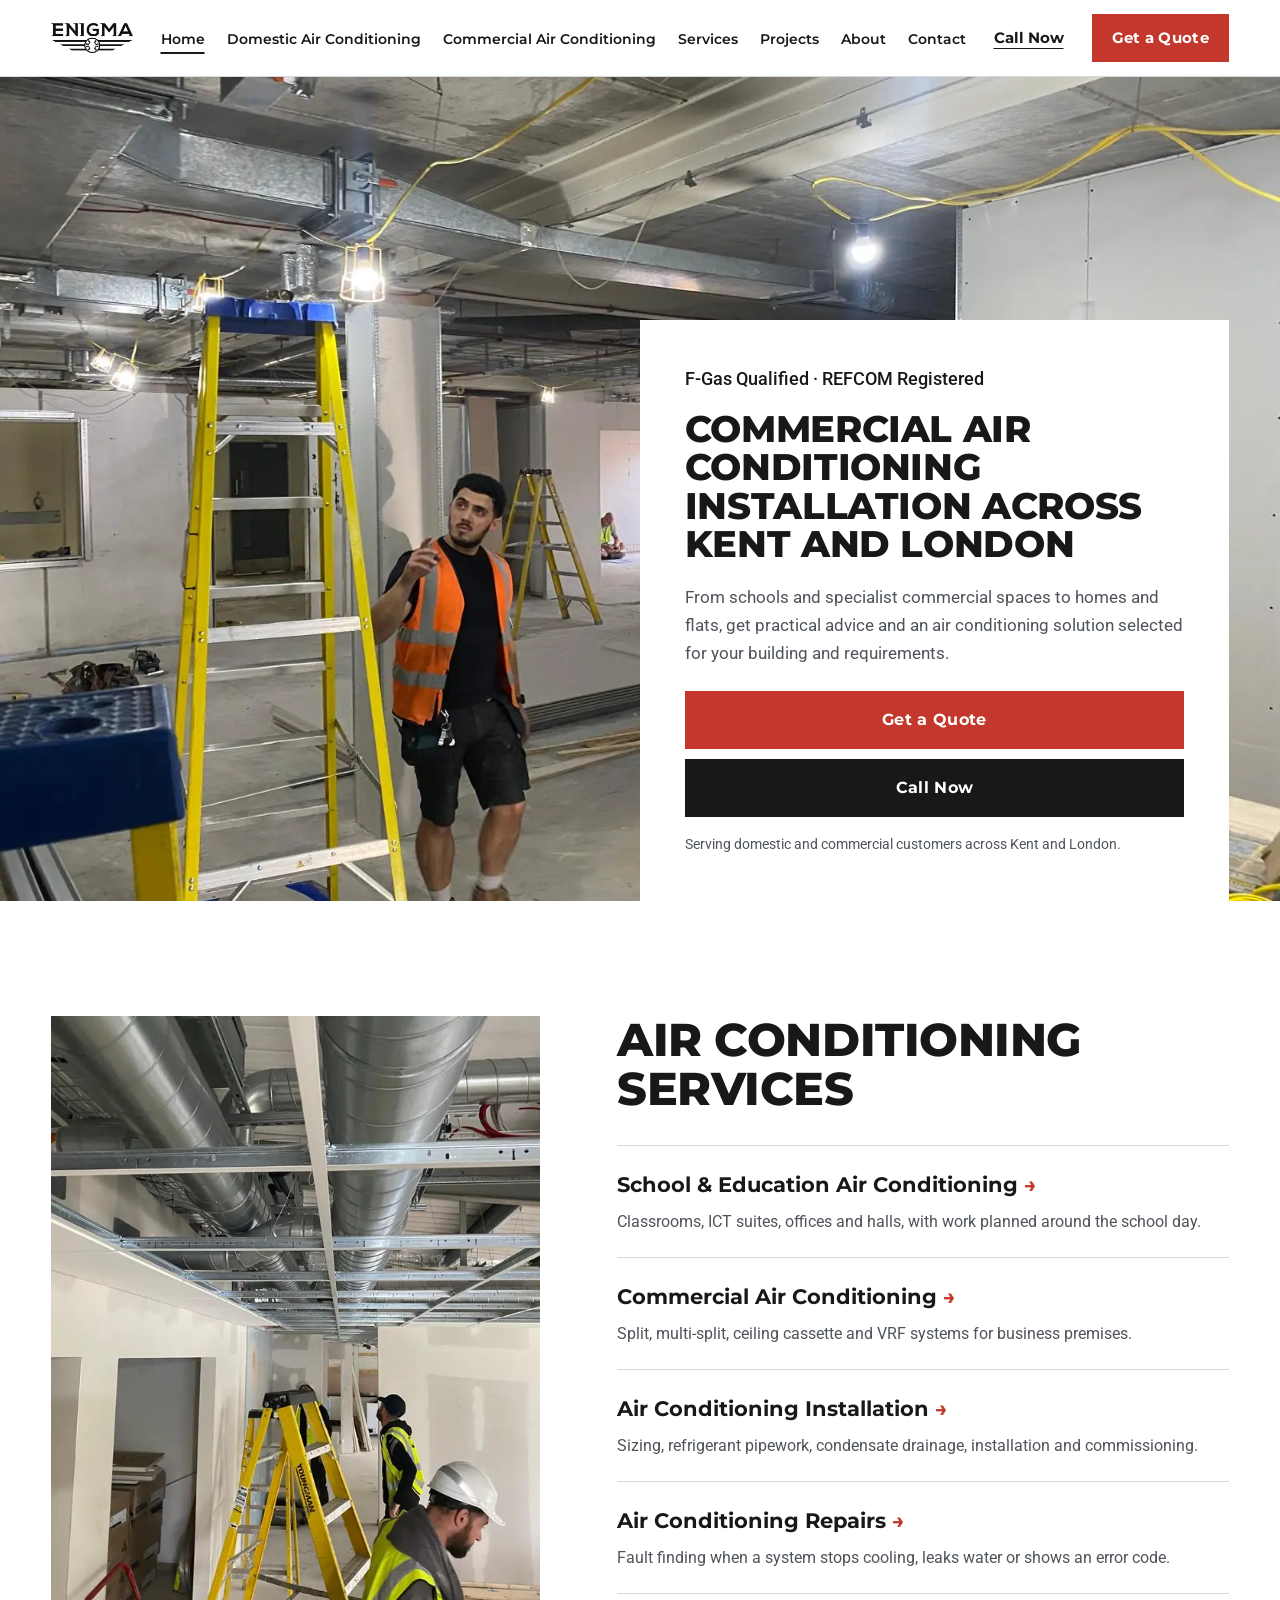
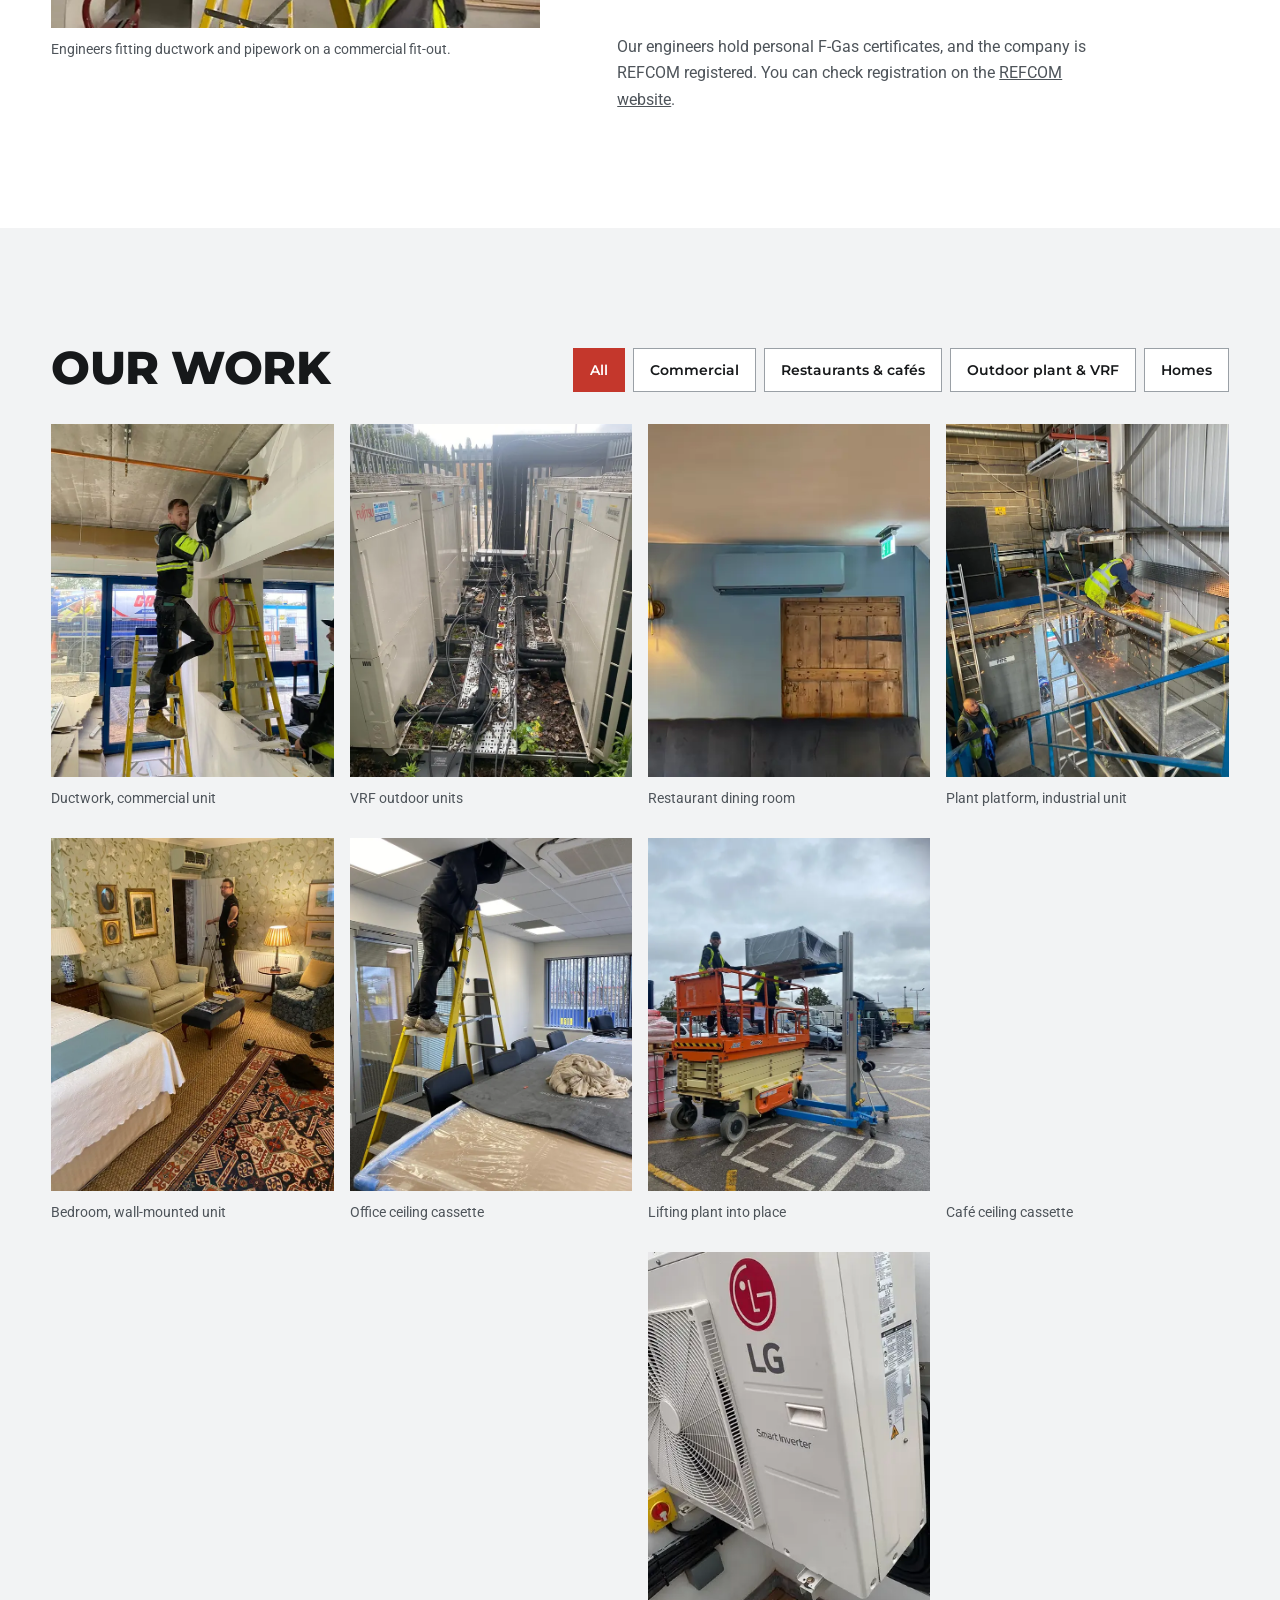
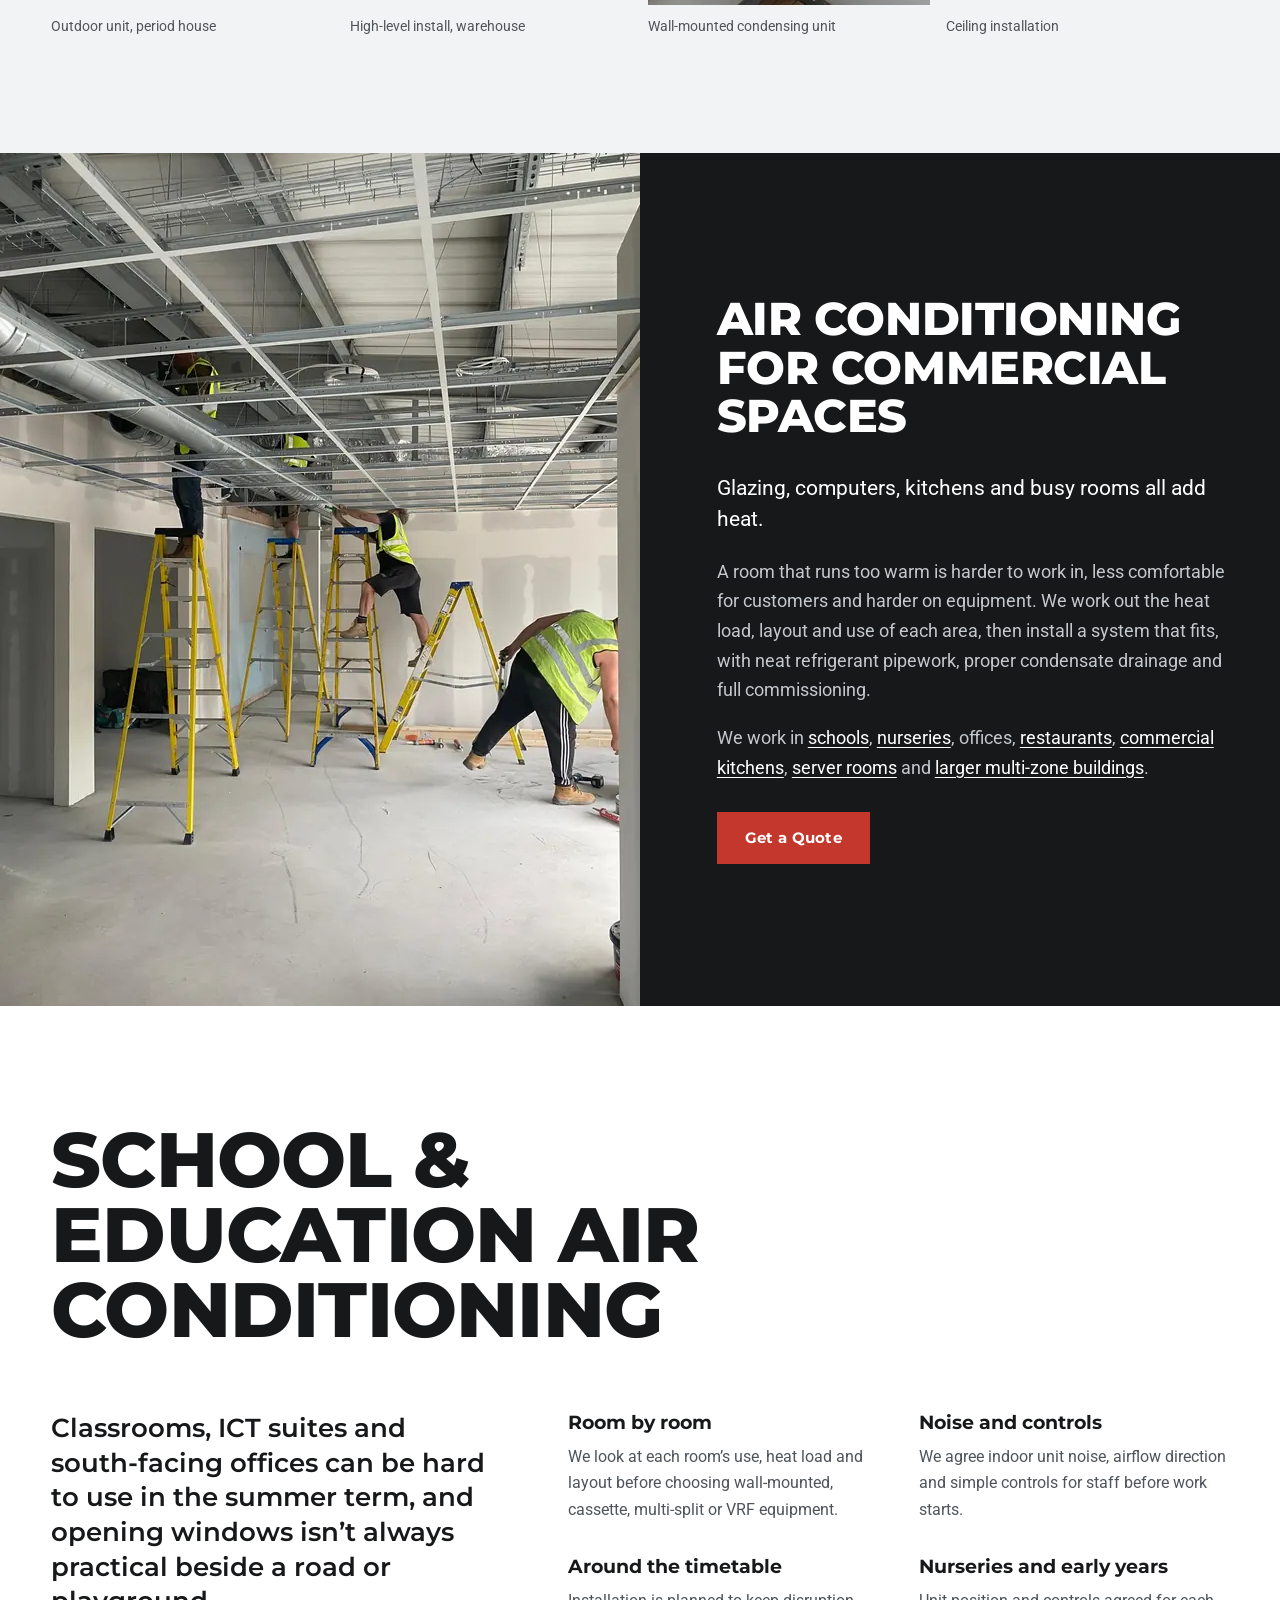
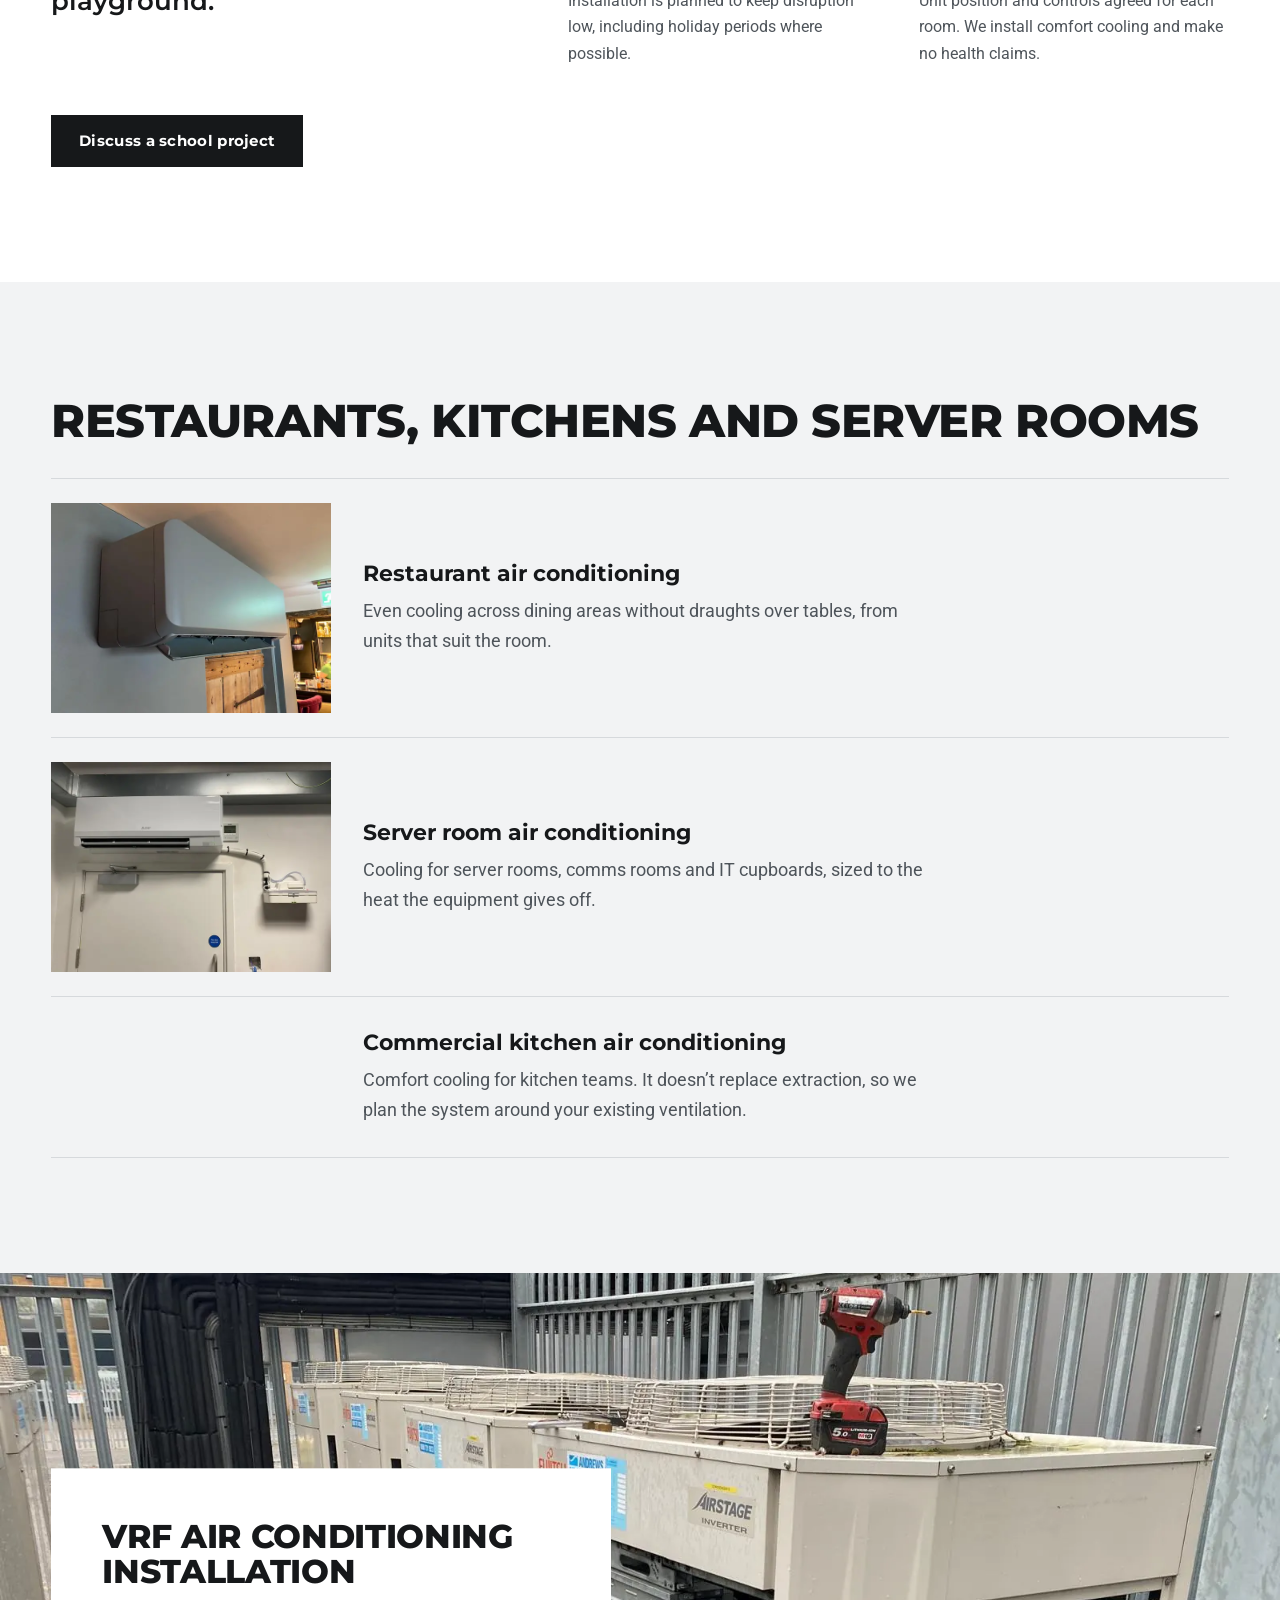
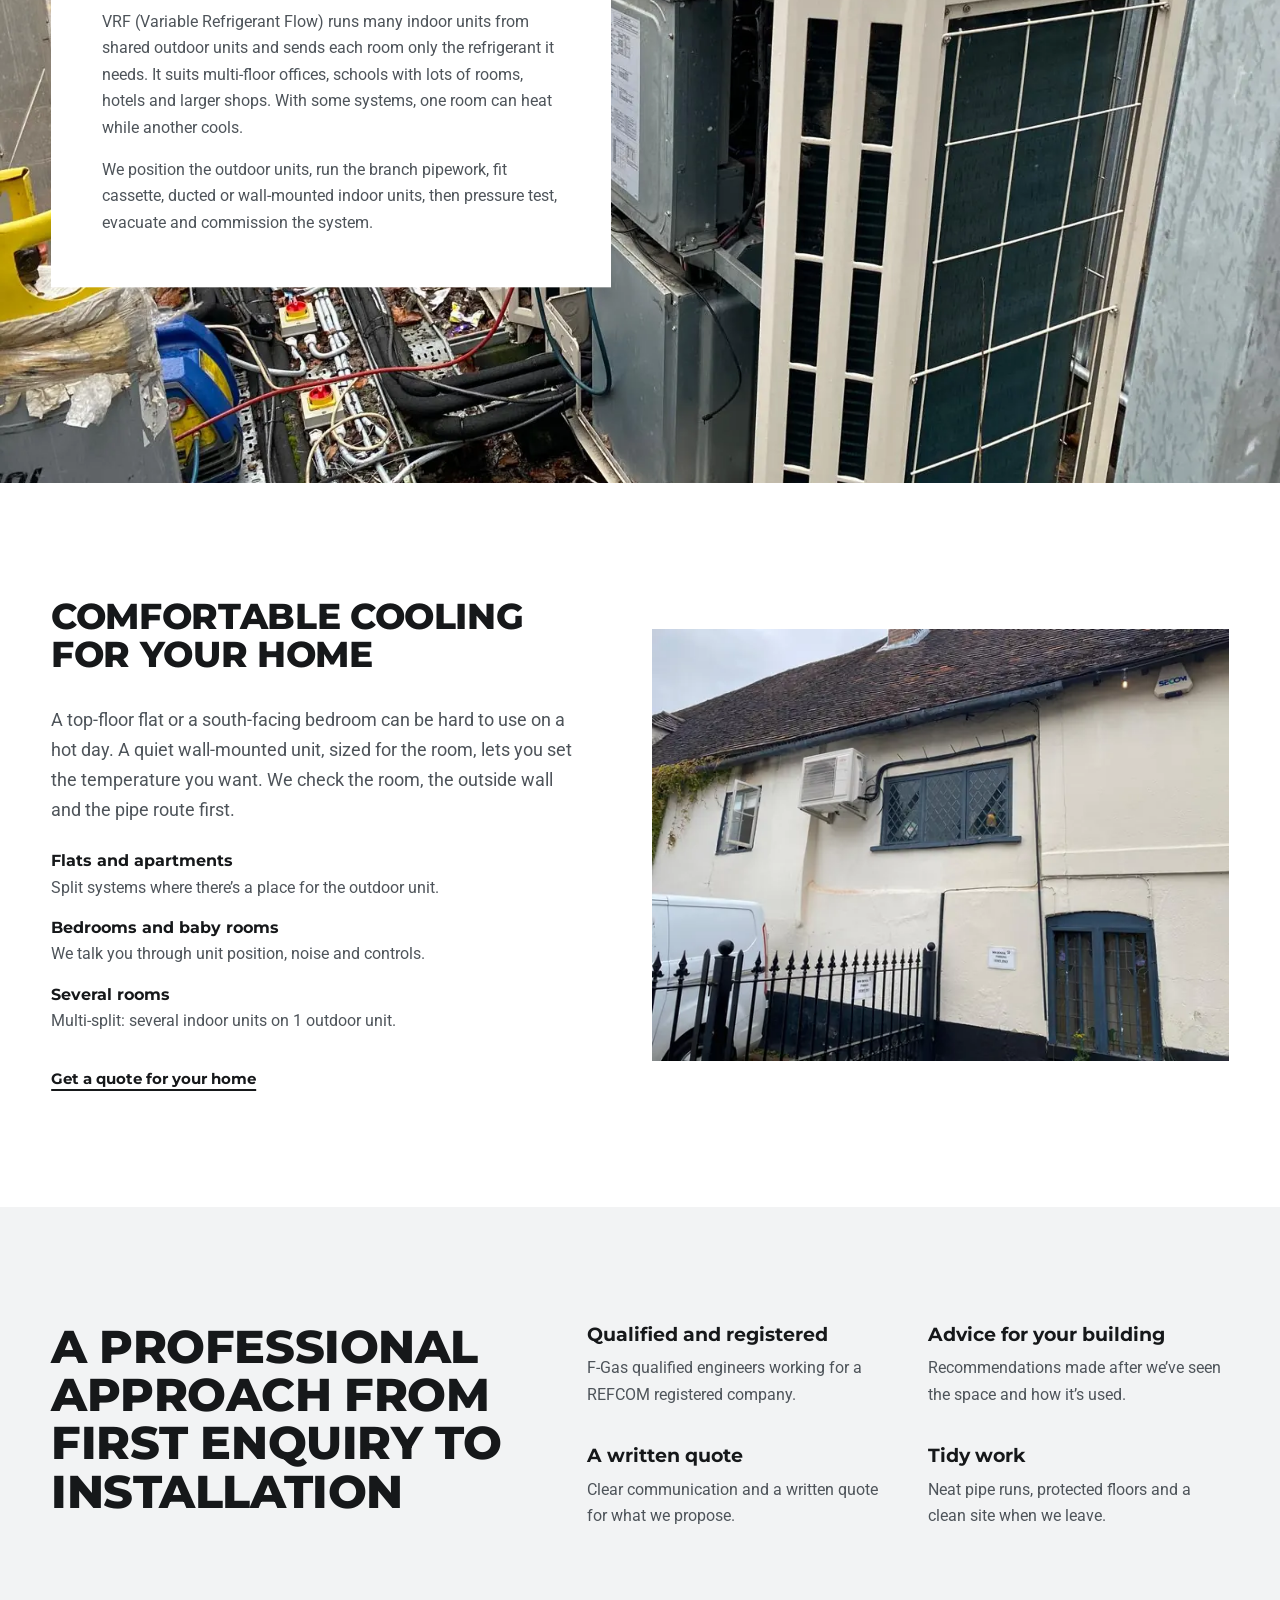
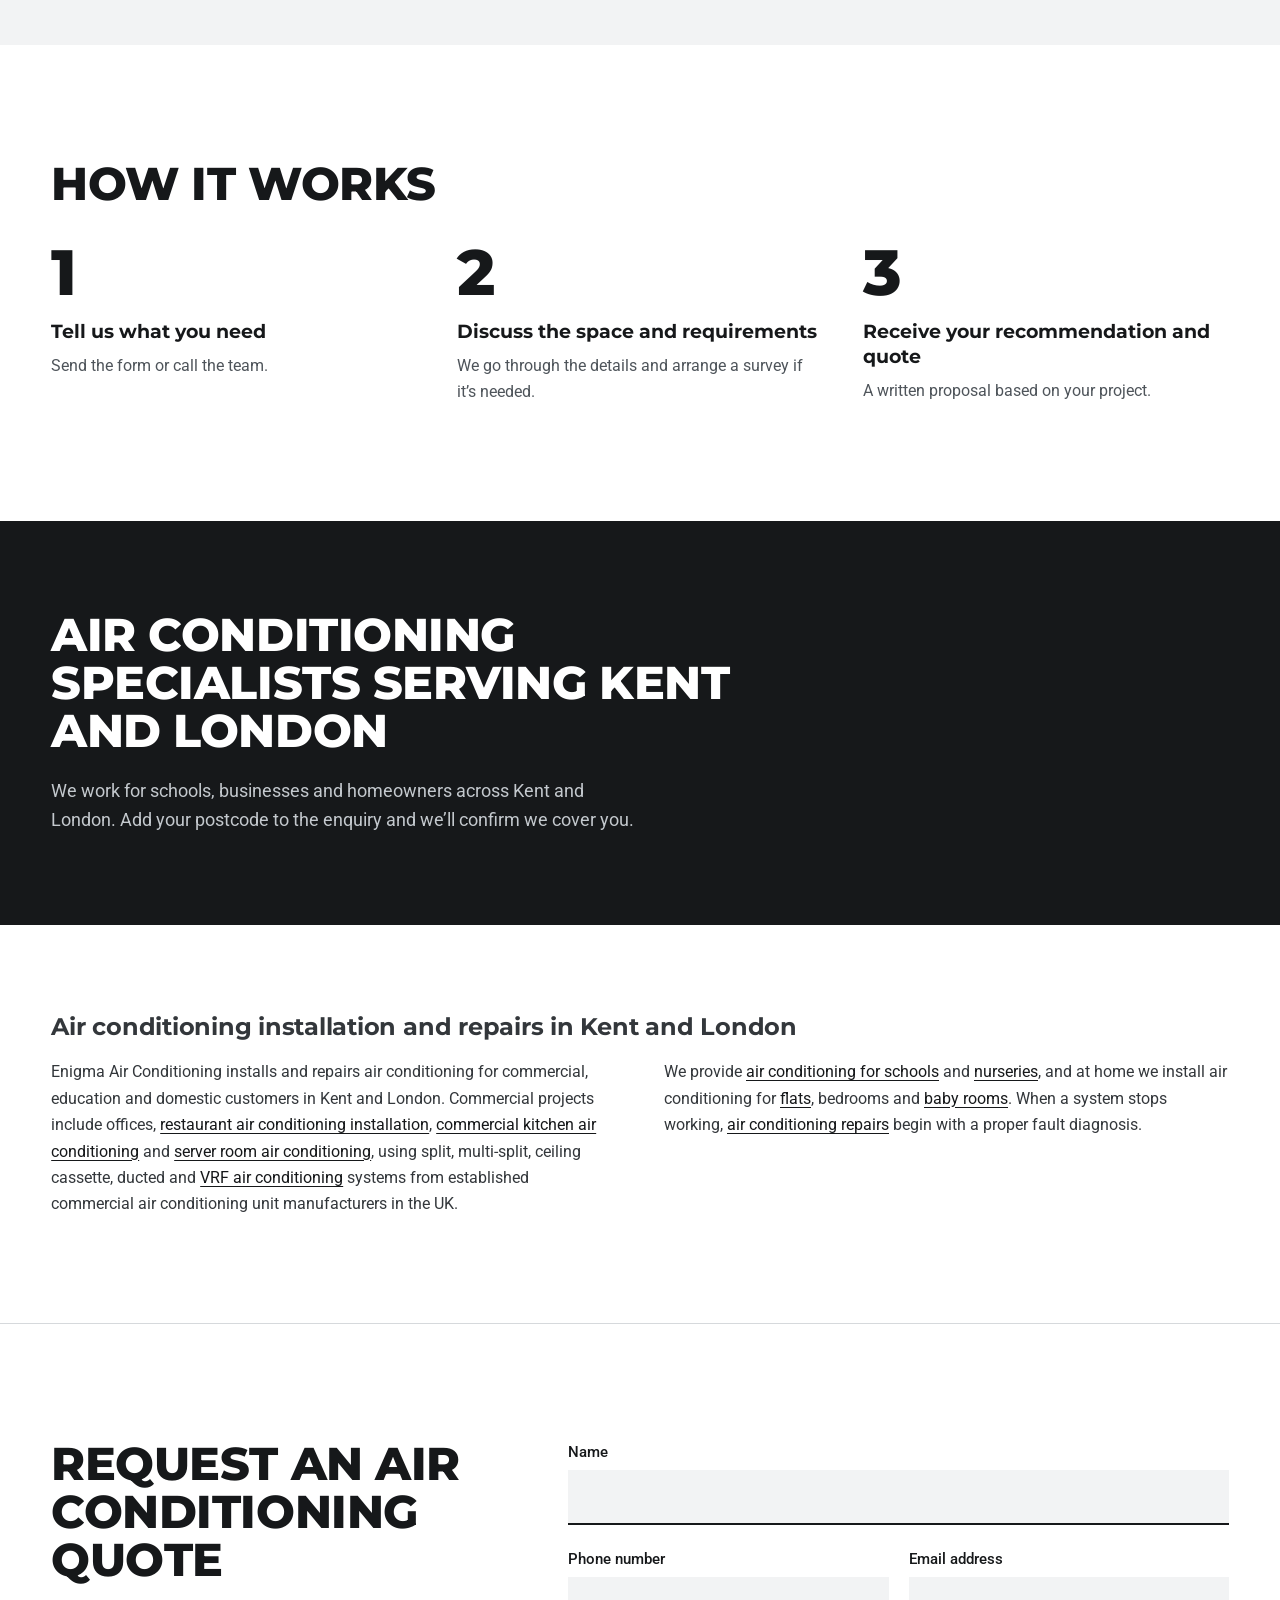
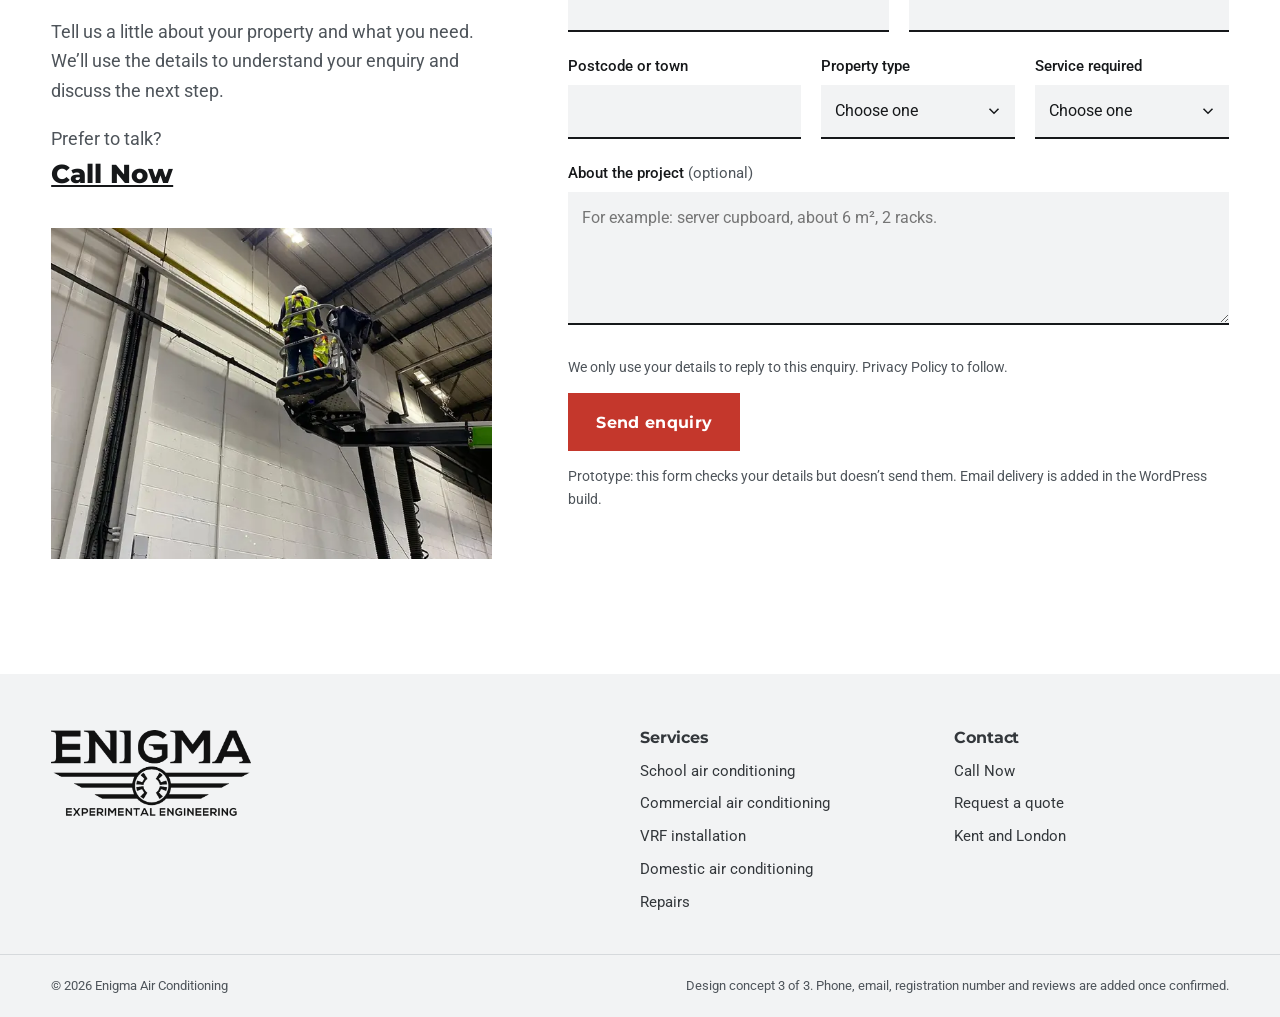
<file: option-3-project-led/index.html>
<!DOCTYPE html>
<html lang="en-GB">
<head>
  <meta charset="utf-8">
  <meta name="viewport" content="width=device-width, initial-scale=1">
  <title>Commercial &amp; School Air Conditioning Installation, Kent &amp; London | Enigma Air Conditioning</title>
  <meta name="description" content="Air conditioning installation and repairs for schools, commercial premises, restaurants, server rooms and homes across Kent and London. See our work and request a quote.">
  <!-- Prototype for client approval: keep out of search results until launch -->
  <meta name="robots" content="noindex, nofollow">
  <meta name="theme-color" content="#ffffff">
  <link rel="icon" href="../assets/logo/enigma-logo-mark-black-640.png">
  <link rel="preconnect" href="https://fonts.googleapis.com">
  <link rel="preconnect" href="https://fonts.gstatic.com" crossorigin>
  <link href="https://fonts.googleapis.com/css2?family=Montserrat:wght@600;700;800&family=Roboto:wght@400;500&display=swap" rel="stylesheet">
  <link rel="preload" as="image" href="../assets/images/engineer-hivis-fitout-1600.webp" imagesrcset="../assets/images/engineer-hivis-fitout-640.webp 640w, ../assets/images/engineer-hivis-fitout-1200.webp 1200w, ../assets/images/engineer-hivis-fitout-1600.webp 1600w" imagesizes="100vw">
  <link rel="stylesheet" href="style.css">
  <!-- LocalBusiness / HVACBusiness structured data: add only once business details are verified -->
</head>
<body>
  <a class="skip-link" href="#main">Skip to content</a>

  <header class="site-header">
    <div class="site-header__inner">
      <a class="brand" href="#top" aria-label="Enigma Air Conditioning, home">
        <img src="../assets/logo/enigma-logo-mark-black-640.png" width="640" height="242" alt="Enigma">
      </a>
      <nav id="site-nav" class="site-nav" aria-label="Main">
        <ul>
          <li><a href="#top" aria-current="page">Home</a></li>
          <li><a href="#domestic">Domestic Air Conditioning</a></li>
          <li><a href="#commercial">Commercial Air Conditioning</a></li>
          <li><a href="#services">Services</a></li>
          <li><a href="#projects">Projects</a></li>
          <li><a href="#about">About</a></li>
          <li><a href="#quote-form">Contact</a></li>
        </ul>
        <div class="site-nav__actions">
          <a class="btn btn--red" href="#quote-form">Get a Quote</a>
          <a class="btn btn--ink" href="tel:" data-phone-link>Call Now</a>
        </div>
      </nav>
      <a class="header-phone" href="tel:" data-phone-link><span data-phone-text>Call Now</span></a>
      <a class="btn btn--red header-cta" href="#quote-form">Get a Quote</a>
      <button class="nav-toggle" type="button" aria-expanded="false" aria-controls="site-nav">Menu</button>
    </div>
  </header>

  <main id="main">
    <!-- Hero: the photograph is the thesis; copy sits on a solid panel, no overlay -->
    <section class="hero" id="top" aria-labelledby="hero-title">
      <img class="hero__img" src="../assets/images/engineer-hivis-fitout-1600.webp" srcset="../assets/images/engineer-hivis-fitout-640.webp 640w, ../assets/images/engineer-hivis-fitout-1200.webp 1200w, ../assets/images/engineer-hivis-fitout-1600.webp 1600w" sizes="100vw" width="1600" height="1200" alt="Enigma engineer in an orange hi-vis vest on a commercial fit-out, with ladders, ceiling services and tools around him" fetchpriority="high">
      <div class="hero__panel">
        <p class="hero__trust">F-Gas Qualified · REFCOM Registered</p>
        <h1 id="hero-title">Commercial Air Conditioning Installation Across Kent and London</h1>
        <p class="hero__lead">From schools and specialist commercial spaces to homes and flats, get practical advice and an air conditioning solution selected for your building and requirements.</p>
        <div class="hero__actions">
          <a class="btn btn--red btn--lg" href="#quote-form">Get a Quote</a>
          <a class="btn btn--ink btn--lg" href="tel:" data-phone-link>Call Now</a>
        </div>
        <p class="hero__note">Serving domestic and commercial customers across Kent and London.</p>
      </div>
    </section>

    <!-- Services -->
    <section class="section services" id="services" aria-labelledby="services-title">
      <div class="wrap services__grid">
        <figure class="services__photo">
          <img src="../assets/images/team-ductwork-install-1200.webp" srcset="../assets/images/team-ductwork-install-640.webp 640w, ../assets/images/team-ductwork-install-1200.webp 1200w" sizes="(min-width: 900px) 40vw, 100vw" width="1200" height="1600" alt="Enigma engineers in hi-vis and a hard hat working beneath new ductwork" loading="lazy" decoding="async">
          <figcaption>Engineers fitting ductwork and pipework on a commercial fit-out.</figcaption>
        </figure>
        <div class="services__copy">
          <h2 id="services-title">Air Conditioning Services</h2>
          <dl class="service-list">
            <div><dt><a href="#schools">School &amp; Education Air Conditioning</a></dt><dd>Classrooms, ICT suites, offices and halls, with work planned around the school day.</dd></div>
            <div><dt><a href="#commercial">Commercial Air Conditioning</a></dt><dd>Split, multi-split, ceiling cassette and VRF systems for business premises.</dd></div>
            <div><dt><a href="#process">Air Conditioning Installation</a></dt><dd>Sizing, refrigerant pipework, condensate drainage, installation and commissioning.</dd></div>
            <div><dt><a href="#quote-form">Air Conditioning Repairs</a></dt><dd>Fault finding when a system stops cooling, leaks water or shows an error code.</dd></div>
          </dl>
          <p class="creds">Our engineers hold personal F-Gas certificates, and the company is REFCOM registered. You can check registration on the <a href="https://www.refcom.org.uk/" rel="noopener">REFCOM website</a>.</p>
          <!-- PROTOTYPE: confirm certificate and registration details before launch. -->
        </div>
      </div>
    </section>

    <!-- Projects: the signature. Real photos, filtered by the kind of building -->
    <section class="section projects" id="projects" aria-labelledby="projects-title">
      <div class="wrap">
        <div class="projects__head">
          <h2 id="projects-title">Our work</h2>
          <div class="filters" role="group" aria-label="Show photographs of">
            <button type="button" aria-pressed="true" data-filter="all">All</button>
            <button type="button" aria-pressed="false" data-filter="commercial">Commercial</button>
            <button type="button" aria-pressed="false" data-filter="hospitality">Restaurants &amp; cafés</button>
            <button type="button" aria-pressed="false" data-filter="plant">Outdoor plant &amp; VRF</button>
            <button type="button" aria-pressed="false" data-filter="domestic">Homes</button>
          </div>
        </div>
        <p class="visually-hidden" aria-live="polite" data-filter-status></p>
        <!-- PROTOTYPE: captions, locations and customer permission to be confirmed with the client. -->
        <div class="project-grid">
          <figure data-cat="commercial"><img src="../assets/images/engineer-ladder-shopfront-640.webp" width="640" height="853" alt="Engineer on a stepladder fitting ductwork in a commercial unit" loading="lazy" decoding="async"><figcaption>Ductwork, commercial unit</figcaption></figure>
          <figure data-cat="plant"><img src="../assets/images/vrf-outdoor-row-640.webp" width="640" height="853" alt="Row of VRF outdoor units with pipework on cable tray" loading="lazy" decoding="async"><figcaption>VRF outdoor units</figcaption></figure>
          <figure data-cat="hospitality"><img src="../assets/images/restaurant-wall-unit-640.webp" width="640" height="480" alt="Wall-mounted unit in a restaurant dining room" loading="lazy" decoding="async"><figcaption>Restaurant dining room</figcaption></figure>
          <figure data-cat="commercial"><img src="../assets/images/engineers-mezzanine-plant-640.webp" width="640" height="853" alt="Engineers on a mezzanine plant platform" loading="lazy" decoding="async"><figcaption>Plant platform, industrial unit</figcaption></figure>
          <figure data-cat="domestic"><img src="../assets/images/engineer-bedroom-unit-640.webp" width="640" height="853" alt="Engineer beside a wall-mounted unit in a bedroom" loading="lazy" decoding="async"><figcaption>Bedroom, wall-mounted unit</figcaption></figure>
          <figure data-cat="commercial"><img src="../assets/images/engineer-office-ceiling-640.webp" width="640" height="853" alt="Engineer working in an office ceiling above a protected boardroom table" loading="lazy" decoding="async"><figcaption>Office ceiling cassette</figcaption></figure>
          <figure data-cat="plant"><img src="../assets/images/engineers-platform-lift-640.webp" width="640" height="853" alt="Two engineers lifting equipment on a scissor lift in a car park" loading="lazy" decoding="async"><figcaption>Lifting plant into place</figcaption></figure>
          <figure data-cat="hospitality"><img src="../assets/images/cafe-ceiling-cassette-640.webp" width="640" height="853" alt="Ceiling cassette above café tables" loading="lazy" decoding="async"><figcaption>Café ceiling cassette</figcaption></figure>
          <figure data-cat="domestic"><img src="../assets/images/house-exterior-unit-640.webp" width="640" height="853" alt="Outdoor unit on the wall of a period house" loading="lazy" decoding="async"><figcaption>Outdoor unit, period house</figcaption></figure>
          <figure data-cat="commercial"><img src="../assets/images/engineer-scissor-forklift-640.webp" width="640" height="853" alt="Engineer and forklift lifting an indoor unit in a warehouse" loading="lazy" decoding="async"><figcaption>High-level install, warehouse</figcaption></figure>
          <figure data-cat="plant"><img src="../assets/images/outdoor-unit-lg-640.webp" width="640" height="480" alt="Wall-mounted outdoor condensing unit with isolator" loading="lazy" decoding="async"><figcaption>Wall-mounted condensing unit</figcaption></figure>
          <figure data-cat="commercial"><img src="../assets/images/engineer-scissor-lift-640.webp" width="640" height="853" alt="Smiling engineer on a scissor lift" loading="lazy" decoding="async"><figcaption>Ceiling installation</figcaption></figure>
        </div>
      </div>
    </section>

    <!-- Commercial -->
    <section class="commercial" id="commercial" aria-labelledby="commercial-title">
      <img class="commercial__photo" src="../assets/images/team-ladders-fitout-1200.webp" srcset="../assets/images/team-ladders-fitout-640.webp 640w, ../assets/images/team-ladders-fitout-1200.webp 1200w" sizes="(min-width: 960px) 50vw, 100vw" width="1200" height="1600" alt="Engineers on stepladders working in a suspended ceiling grid" loading="lazy" decoding="async">
      <div class="commercial__body">
        <h2 id="commercial-title">Air Conditioning for Commercial Spaces</h2>
        <p class="lead">Glazing, computers, kitchens and busy rooms all add heat.</p>
        <p>A room that runs too warm is harder to work in, less comfortable for customers and harder on equipment. We work out the heat load, layout and use of each area, then install a system that fits, with neat refrigerant pipework, proper condensate drainage and full commissioning.</p>
        <p class="commercial__types">We work in <a href="#schools">schools</a>, <a href="#schools">nurseries</a>, offices, <a href="#specialist">restaurants</a>, <a href="#specialist">commercial kitchens</a>, <a href="#specialist">server rooms</a> and <a href="#vrf">larger multi-zone buildings</a>.</p>
        <a class="btn btn--red" href="#quote-form">Get a Quote</a>
      </div>
    </section>

    <!-- Schools -->
    <section class="section schools" id="schools" aria-labelledby="schools-title">
      <div class="wrap">
        <h2 id="schools-title" class="display">School &amp; Education Air Conditioning</h2>
        <div class="schools__cols">
          <p class="schools__lead">Classrooms, ICT suites and south-facing offices can be hard to use in the summer term, and opening windows isn’t always practical beside a road or playground.</p>
          <div class="schools__points">
            <div><h3>Room by room</h3><p>We look at each room’s use, heat load and layout before choosing wall-mounted, cassette, multi-split or VRF equipment.</p></div>
            <div><h3>Noise and controls</h3><p>We agree indoor unit noise, airflow direction and simple controls for staff before work starts.</p></div>
            <div><h3>Around the timetable</h3><p>Installation is planned to keep disruption low, including holiday periods where possible.</p></div>
            <div><h3>Nurseries and early years</h3><p>Unit position and controls agreed for each room. We install comfort cooling and make no health claims.</p></div>
          </div>
        </div>
        <a class="btn btn--ink" href="#quote-form">Discuss a school project</a>
        <!-- PROTOTYPE: add a full-width photo of a completed Enigma school project here when supplied. -->
      </div>
    </section>

    <!-- Specialist -->
    <section class="section specialist" id="specialist" aria-labelledby="specialist-title">
      <div class="wrap">
        <h2 id="specialist-title">Restaurants, kitchens and server rooms</h2>
        <div class="spec-rows">
          <article class="spec">
            <img src="../assets/images/restaurant-unit-detail-640.webp" width="640" height="480" alt="Close-up of a grey wall-mounted unit in a restaurant" loading="lazy" decoding="async">
            <div><h3>Restaurant air conditioning</h3><p>Even cooling across dining areas without draughts over tables, from units that suit the room.</p></div>
          </article>
          <article class="spec">
            <img src="../assets/images/server-room-640.webp" width="640" height="480" alt="Air conditioning unit and controller above a server room door" loading="lazy" decoding="async">
            <div><h3>Server room air conditioning</h3><p>Cooling for server rooms, comms rooms and IT cupboards, sized to the heat the equipment gives off.</p></div>
          </article>
          <article class="spec spec--noimg">
            <div><h3>Commercial kitchen air conditioning</h3><p>Comfort cooling for kitchen teams. It doesn’t replace extraction, so we plan the system around your existing ventilation.</p></div>
          </article>
        </div>
      </div>
    </section>

    <!-- VRF -->
    <section class="vrf" id="vrf" aria-labelledby="vrf-title">
      <img class="vrf__img" src="../assets/images/vrf-rooftop-1600.webp" srcset="../assets/images/vrf-rooftop-640.webp 640w, ../assets/images/vrf-rooftop-1200.webp 1200w, ../assets/images/vrf-rooftop-1600.webp 1600w" sizes="100vw" width="1600" height="1200" alt="Outdoor condensing units with insulated refrigerant pipework and isolators" loading="lazy" decoding="async">
      <div class="vrf__panel">
        <h2 id="vrf-title">VRF Air Conditioning Installation</h2>
        <p>VRF (Variable Refrigerant Flow) runs many indoor units from shared outdoor units and sends each room only the refrigerant it needs. It suits multi-floor offices, schools with lots of rooms, hotels and larger shops. With some systems, one room can heat while another cools.</p>
        <p>We position the outdoor units, run the branch pipework, fit cassette, ducted or wall-mounted indoor units, then pressure test, evacuate and commission the system.</p>
        <!-- PROTOTYPE: confirm VRF scope (design / supply / install / commission). -->
      </div>
    </section>

    <!-- Domestic -->
    <section class="section domestic" id="domestic" aria-labelledby="domestic-title">
      <div class="wrap domestic__grid">
        <div class="domestic__copy">
          <h2 id="domestic-title">Comfortable Cooling for Your Home</h2>
          <p>A top-floor flat or a south-facing bedroom can be hard to use on a hot day. A quiet wall-mounted unit, sized for the room, lets you set the temperature you want. We check the room, the outside wall and the pipe route first.</p>
          <ul class="home-list">
            <li><strong>Flats and apartments</strong> Split systems where there’s a place for the outdoor unit.</li>
            <li><strong>Bedrooms and baby rooms</strong> We talk you through unit position, noise and controls.</li>
            <li><strong>Several rooms</strong> Multi-split: several indoor units on 1 outdoor unit.</li>
          </ul>
          <a class="text-link" href="#quote-form">Get a quote for your home</a>
        </div>
        <img class="domestic__photo" src="../assets/images/house-exterior-gate-1200.webp" srcset="../assets/images/house-exterior-gate-640.webp 640w, ../assets/images/house-exterior-gate-1200.webp 1200w" sizes="(min-width: 900px) 50vw, 100vw" width="1200" height="900" alt="Outdoor unit fitted to the rendered wall of a period cottage" loading="lazy" decoding="async">
      </div>
    </section>

    <!-- Why -->
    <section class="section why" id="about" aria-labelledby="why-title">
      <div class="wrap why__grid">
        <h2 id="why-title">A Professional Approach from First Enquiry to Installation</h2>
        <div class="why__points">
          <div><h3>Qualified and registered</h3><p>F-Gas qualified engineers working for a REFCOM registered company.</p></div>
          <div><h3>Advice for your building</h3><p>Recommendations made after we’ve seen the space and how it’s used.</p></div>
          <div><h3>A written quote</h3><p>Clear communication and a written quote for what we propose.</p></div>
          <div><h3>Tidy work</h3><p>Neat pipe runs, protected floors and a clean site when we leave.</p></div>
        </div>
      </div>
    </section>

    <!-- Process -->
    <section class="section process" id="process" aria-labelledby="process-title">
      <div class="wrap">
        <h2 id="process-title">How it works</h2>
        <ol class="steps">
          <li><h3>Tell us what you need</h3><p>Send the form or call the team.</p></li>
          <li><h3>Discuss the space and requirements</h3><p>We go through the details and arrange a survey if it’s needed.</p></li>
          <li><h3>Receive your recommendation and quote</h3><p>A written proposal based on your project.</p></li>
        </ol>
      </div>
    </section>

    <!-- Customer reviews: left out until genuine reviews are supplied with permission. -->

    <!-- Coverage -->
    <section class="section coverage" id="coverage" aria-labelledby="coverage-title">
      <div class="wrap">
        <h2 id="coverage-title">Air Conditioning Specialists Serving Kent and London</h2>
        <p>We work for schools, businesses and homeowners across Kent and London. Add your postcode to the enquiry and we’ll confirm we cover you.</p>
        <!-- PROTOTYPE: add confirmed towns, boroughs and postcodes. -->
      </div>
    </section>

    <!-- SEO text block: editable native content in Kadence -->
    <section class="seo-text" aria-labelledby="seo-title">
      <div class="wrap seo-text__cols">
        <h2 id="seo-title">Air conditioning installation and repairs in Kent and London</h2>
        <p>Enigma Air Conditioning installs and repairs air conditioning for commercial, education and domestic customers in Kent and London. Commercial projects include offices, <a href="#specialist">restaurant air conditioning installation</a>, <a href="#specialist">commercial kitchen air conditioning</a> and <a href="#specialist">server room air conditioning</a>, using split, multi-split, ceiling cassette, ducted and <a href="#vrf">VRF air conditioning</a> systems from established commercial air conditioning unit manufacturers in the UK.</p>
        <p>We provide <a href="#schools">air conditioning for schools</a> and <a href="#schools">nurseries</a>, and at home we install air conditioning for <a href="#domestic">flats</a>, bedrooms and <a href="#domestic">baby rooms</a>. When a system stops working, <a href="#services">air conditioning repairs</a> begin with a proper fault diagnosis.</p>
      </div>
    </section>

    <!-- Quote -->
    <section class="section quote" id="quote-form" aria-labelledby="quote-title">
      <div class="wrap quote__grid">
        <div class="quote__intro">
          <h2 id="quote-title" data-focus-target tabindex="-1">Request an Air Conditioning Quote</h2>
          <p>Tell us a little about your property and what you need. We’ll use the details to understand your enquiry and discuss the next step.</p>
          <p class="quote__call">Prefer to talk? <a href="tel:" data-phone-link><span data-phone-text>Call Now</span></a></p>
          <p data-email-wrap>Or email <a href="#quote-form" data-email>us</a>.</p>
          <img class="quote__photo" src="../assets/images/engineer-ceiling-cable-640.webp" width="640" height="853" alt="Engineer on a mobile platform working at high level in a warehouse" loading="lazy" decoding="async">
        </div>
        <div>
          <form class="quote-form" novalidate aria-describedby="form-demo-note">
            <div class="field">
              <label for="f-name">Name</label>
              <input id="f-name" name="name" type="text" autocomplete="name" required aria-describedby="f-name-error">
              <p class="field__error" id="f-name-error"></p>
            </div>
            <div class="field-row">
              <div class="field">
                <label for="f-phone">Phone number</label>
                <input id="f-phone" name="phone" type="tel" autocomplete="tel" inputmode="tel" required aria-describedby="f-phone-error">
                <p class="field__error" id="f-phone-error"></p>
              </div>
              <div class="field">
                <label for="f-email">Email address</label>
                <input id="f-email" name="email" type="email" autocomplete="email" required aria-describedby="f-email-error">
                <p class="field__error" id="f-email-error"></p>
              </div>
            </div>
            <div class="field-row field-row--3">
              <div class="field">
                <label for="f-location">Postcode or town</label>
                <input id="f-location" name="location" type="text" autocomplete="postal-code" required aria-describedby="f-location-error">
                <p class="field__error" id="f-location-error"></p>
              </div>
              <div class="field">
                <label for="f-property">Property type</label>
                <select id="f-property" name="property" required aria-describedby="f-property-error">
                  <option value="">Choose one</option>
                  <option>Domestic</option>
                  <option>Commercial</option>
                  <option>School / Nursery</option>
                  <option>Restaurant / Kitchen</option>
                  <option>Server Room</option>
                  <option>Other</option>
                </select>
                <p class="field__error" id="f-property-error"></p>
              </div>
              <div class="field">
                <label for="f-service">Service required</label>
                <select id="f-service" name="service" required aria-describedby="f-service-error">
                  <option value="">Choose one</option>
                  <option>Installation</option>
                  <option>Repair</option>
                  <option>VRF Installation</option>
                  <option>Other / Not Sure</option>
                </select>
                <p class="field__error" id="f-service-error"></p>
              </div>
            </div>
            <div class="field">
              <label for="f-message">About the project <span class="optional">(optional)</span></label>
              <textarea id="f-message" name="message" rows="4" placeholder="For example: server cupboard, about 6 m², 2 racks."></textarea>
            </div>
            <p class="privacy" id="privacy-note">We only use your details to reply to this enquiry. Privacy Policy to follow.</p>
            <p class="form-summary" role="alert"></p>
            <button class="btn btn--red btn--lg" type="submit">Send enquiry</button>
            <p class="demo-note" id="form-demo-note">Prototype: this form checks your details but doesn’t send them. Email delivery is added in the WordPress build.</p>
          </form>
          <div class="form-success" hidden tabindex="-1" role="status">
            <h3>Thanks, <span data-success-name></span>. Your details are complete.</h3>
            <p>This is a design prototype, so nothing has been sent. On the live site this is where you’ll see confirmation that we’ve received your enquiry.</p>
            <button class="btn btn--ink" type="button" data-form-reset>Fill in the form again</button>
          </div>
        </div>
      </div>
    </section>
  </main>

  <footer class="site-footer">
    <div class="wrap footer__grid">
      <div>
        <img class="footer__logo" src="../assets/logo/enigma-logo-full-black-640.png" width="640" height="277" alt="Enigma Experimental Engineering" loading="lazy">
      </div>
      <nav aria-label="Services">
        <h2 class="footer__h">Services</h2>
        <ul>
          <li><a href="#schools">School air conditioning</a></li>
          <li><a href="#commercial">Commercial air conditioning</a></li>
          <li><a href="#vrf">VRF installation</a></li>
          <li><a href="#domestic">Domestic air conditioning</a></li>
          <li><a href="#services">Repairs</a></li>
        </ul>
      </nav>
      <div>
        <h2 class="footer__h">Contact</h2>
        <ul>
          <li><a href="tel:" data-phone-link><span data-phone-text>Call Now</span></a></li>
          <li data-email-wrap><a href="#quote-form" data-email>Email</a></li>
          <li><a href="#quote-form">Request a quote</a></li>
          <li>Kent and London</li>
        </ul>
      </div>
    </div>
    <div class="wrap footer__base">
      <p>&copy; <span data-year>2026</span> Enigma Air Conditioning</p>
      <p>Design concept 3 of 3. Phone, email, registration number and reviews are added once confirmed.</p>
    </div>
  </footer>

  <div class="action-bar">
    <a class="btn btn--red" href="#quote-form">Get a Quote</a>
    <a class="btn btn--ink" href="tel:" data-phone-link>Call Now</a>
  </div>

  <script src="script.js" defer></script>
</body>
</html>
</file>
<file: hero-section/style.css>
/* =====================================================================
   Enigma Air Conditioning — Hero section
   Built from the client's desktop and mobile mock-ups (Nov 2026).
   Headings: Montserrat · Body: Roboto
   ===================================================================== */
:root {
  --navy: #0e1a3d;        /* headings, nav, outline button */
  --text: #26314f;        /* body copy: 11:1 on white */
  --blue: #0b57e3;        /* Get a Quote + eyebrow: 5.6:1 with white */
  --blue-dark: #0846bb;
  --blue-tint: #e6eefc;   /* icon circles */
  --line: #d9e1ef;
  --white: #ffffff;

  --font-head: 'Montserrat', system-ui, sans-serif;
  --font-body: 'Roboto', system-ui, sans-serif;
  --container: 1280px;
  --gutter: clamp(16px, 4vw, 56px);
  --header-h: 96px;
}

*, *::before, *::after { box-sizing: border-box; }
html { -webkit-text-size-adjust: 100%; }
@media (prefers-reduced-motion: no-preference) { html { scroll-behavior: smooth; } }
body { margin: 0; background: var(--white); color: var(--text); font-family: var(--font-body); font-size: 1.125rem; line-height: 1.6; overflow-x: hidden; }
img { display: block; max-width: 100%; height: auto; }
a { color: inherit; }
h1 { margin: 0; }
p { margin: 0; }
.container { width: 100%; max-width: calc(var(--container) + var(--gutter) * 2); margin-inline: auto; padding-inline: var(--gutter); }
:focus-visible { outline: 3px solid var(--blue); outline-offset: 3px; }
.visually-hidden { position: absolute; width: 1px; height: 1px; overflow: hidden; clip: rect(0 0 0 0); white-space: nowrap; }
.skip-link { position: absolute; left: 16px; top: -60px; z-index: 100; background: var(--navy); color: var(--white); padding: 10px 16px; border-radius: 6px; }
.skip-link:focus { top: 12px; }

/* ---------- Buttons ---------- */
.btn { display: inline-flex; align-items: center; justify-content: center; min-height: 52px; padding: 12px 28px; border-radius: 8px; border: 2px solid transparent; font-family: var(--font-head); font-weight: 700; font-size: 1rem; text-decoration: none; white-space: nowrap; cursor: pointer; transition: background-color .15s, color .15s; }
.btn--primary { background: var(--blue); color: var(--white); }
.btn--primary:hover { background: var(--blue-dark); }
.btn--outline { background: var(--white); border-color: var(--navy); color: var(--navy); }
.btn--outline:hover { background: var(--navy); color: var(--white); }
.btn--lg { min-height: 60px; font-size: 1.125rem; }

/* ---------- Header ---------- */
.site-header { position: sticky; top: 0; z-index: 50; background: var(--white); border-bottom: 1px solid var(--line); }
.site-header__inner { display: flex; align-items: center; gap: 40px; min-height: var(--header-h); }
.brand img { width: 190px; }
.site-nav { margin-left: auto; }
.site-nav ul { list-style: none; margin: 0; padding: 0; display: flex; gap: clamp(24px, 3vw, 52px); }
.site-nav ul a { font-family: var(--font-head); font-weight: 600; font-size: 1.0625rem; color: var(--navy); text-decoration: none; white-space: nowrap; }
.site-nav ul a:hover { color: var(--blue); }
.site-nav__actions { display: none; }
.header-phone { font-family: var(--font-head); font-weight: 700; font-size: 1.1875rem; color: var(--navy); text-decoration: none; white-space: nowrap; }
.header-phone:hover { color: var(--blue); }
.nav-toggle { display: none; }

@media (max-width: 1279px) {
  .site-header__inner { gap: 28px; }
  .brand img { width: 160px; }
  .site-nav ul a, .header-phone { font-size: 1rem; }
}
@media (max-width: 1023px) {
  :root { --header-h: 76px; }
  .brand img { width: 140px; }
  .header-phone { display: none; }
  .nav-toggle { display: inline-grid; gap: 6px; align-content: center; justify-items: center; width: 48px; height: 48px; margin-left: auto; padding: 0; background: none; border: 0; cursor: pointer; }
  .nav-toggle__bar { display: block; width: 30px; height: 3px; border-radius: 2px; background: var(--navy); transition: transform .2s, opacity .2s; }
  .nav-open .nav-toggle__bar:nth-of-type(2) { transform: translateY(9px) rotate(45deg); }
  .nav-open .nav-toggle__bar:nth-of-type(3) { opacity: 0; }
  .nav-open .nav-toggle__bar:nth-of-type(4) { transform: translateY(-9px) rotate(-45deg); }
  .site-nav { position: fixed; left: 0; right: 0; bottom: 0; top: var(--nav-top, var(--header-h)); z-index: 49; margin: 0; padding: 8px var(--gutter) 40px; background: var(--white); overflow-y: auto; display: none; }
  .nav-open .site-nav { display: block; }
  .site-nav ul { flex-direction: column; gap: 0; }
  .site-nav li + li { border-top: 1px solid var(--line); }
  .site-nav ul a { display: block; font-size: 1.25rem; padding: 16px 0; }
  .site-nav__actions { display: grid; gap: 12px; margin-top: 24px; }
  body.nav-open { overflow: hidden; }
}

/* ---------- Hero ---------- */
.hero { position: relative; display: flex; align-items: center; min-height: clamp(560px, 37.6vw, 720px); background: #e9e2dc; isolation: isolate; }
.hero__media { position: absolute; inset: 0; z-index: -1; }
.hero__media img { width: 100%; height: 100%; object-fit: cover; object-position: 78% 50%; }
.hero__inner { padding-block: 56px; }
.hero__card { width: min(690px, 100%); background: var(--white); border-radius: 14px; padding: clamp(28px, 3vw, 40px) clamp(28px, 3vw, 36px); box-shadow: 0 12px 40px rgba(14, 26, 61, .14); }
.hero__eyebrow { font-family: var(--font-head); font-weight: 700; font-size: clamp(1.125rem, 1.6vw, 1.5rem); color: var(--blue); margin-bottom: 16px; }
.hero h1 { font-family: var(--font-head); font-weight: 700; color: var(--navy); font-size: clamp(2.25rem, 3.6vw, 3.5rem); line-height: 1.12; letter-spacing: -0.02em; }
.hero__lead { margin: 20px 0 32px; font-size: clamp(1.0625rem, 1.3vw, 1.25rem); line-height: 1.5; max-width: 40ch; }
.hero__actions { display: flex; flex-wrap: wrap; gap: 16px; }
.hero__actions .btn { flex: 1 1 240px; }

@media (max-width: 1023px) {
  .hero__media img { object-position: 82% 50%; }
  .hero__card { width: min(560px, 100%); }
}

/* Mobile: photo on top, card overlaps its lower edge (as in the mobile mock-up) */
@media (max-width: 767px) {
  .hero { display: block; min-height: 0; background: var(--white); }
  .hero__media { position: relative; display: block; z-index: 0; }
  .hero__media img { height: auto; aspect-ratio: 1 / 1; object-position: 50% 0%; }
  .hero__inner { position: relative; z-index: 1; margin-top: -132px; padding-block: 0 8px; }
  .hero__card { padding: 24px 22px 26px; }
  .hero h1 { font-size: clamp(1.875rem, 8.6vw, 2.375rem); }
  .hero__lead { font-size: 1.0625rem; margin: 14px 0 24px; }
  .hero__actions { flex-direction: column; gap: 12px; }
  .hero__actions .btn { flex: none; width: 100%; }
}

/* ---------- Credentials strip ---------- */
.trust { background: var(--white); }
.trust__list { list-style: none; margin: 0 auto; display: grid; grid-template-columns: repeat(3, 1fr); padding-block: 22px; }
.trust__list li { display: flex; align-items: center; justify-content: center; gap: 22px; padding: 6px 16px; font-family: var(--font-head); font-weight: 700; font-size: clamp(1rem, 1.5vw, 1.375rem); color: var(--navy); }
.trust__list li + li { border-left: 1px solid var(--line); }
.trust__icon { display: grid; place-items: center; flex: none; width: 64px; height: 64px; border-radius: 50%; background: var(--blue-tint); color: var(--blue); }
.trust__icon svg { width: 30px; height: 30px; fill: none; stroke: currentColor; stroke-width: 1.7; stroke-linecap: round; stroke-linejoin: round; }

@media (max-width: 1023px) {
  .trust__list li { gap: 14px; }
  .trust__icon { width: 52px; height: 52px; }
  .trust__icon svg { width: 26px; height: 26px; }
}
@media (max-width: 767px) {
  .trust__list { grid-template-columns: 1fr; padding-block: 16px 24px; }
  .trust__list li { justify-content: flex-start; padding: 14px 4px; font-size: 1.1875rem; }
  .trust__list li + li { border-left: 0; border-top: 1px solid var(--line); }
}

@media (prefers-reduced-motion: reduce) { *, *::before, *::after { transition: none !important; } }

/* ---------- Laptop & desktop: header + hero + credentials strip fit the first screen ---------- */
@media (min-width: 1024px) {
  :root { --trust-h: 110px; }
  .hero { min-height: max(400px, min(720px, calc(100vh - var(--header-h) - var(--trust-h) - 1px))); }
  @supports (height: 100svh) {
    .hero { min-height: max(400px, min(720px, calc(100svh - var(--header-h) - var(--trust-h) - 1px))); }
  }
  .trust__list { min-height: var(--trust-h); align-items: center; padding-block: 12px; }
}
/* Shorter laptop screens (e.g. 1366×768, 1280×720): tighten spacing so nothing is cut off */
@media (min-width: 1024px) and (max-height: 820px) {
  :root { --header-h: 80px; --trust-h: 88px; }
  .brand img { width: 150px; }
  .hero__inner { padding-block: 28px; }
  .hero__card { padding: 26px 30px 28px; }
  .hero__eyebrow { margin-bottom: 10px; font-size: 1.125rem; }
  .hero h1 { font-size: clamp(2.125rem, 3vw, 2.75rem); }
  .hero__lead { margin: 14px 0 22px; font-size: 1.0625rem; }
  .hero .btn--lg { min-height: 54px; font-size: 1.0625rem; }
  .trust .icon-circle, .trust__icon { width: 52px; height: 52px; }
}

@media (min-width: 1024px) { .hero h1 .keep { white-space: nowrap; } }

/* Client colour (Nov 2026): "Commercial & Residential" and Get a Quote buttons in #0b2c4a */
:root { --quote: #0b2c4a; --quote-hover: #174a75; }
.hero__eyebrow { color: var(--quote); }
.btn--primary { background: var(--quote); color: var(--white); }
.btn--primary:hover { background: var(--quote-hover); }
</file>
<file: homepage/style.css>
/* =====================================================================
   Enigma Air Conditioning — Homepage (built on the approved hero)
   Built from the client's desktop and mobile mock-ups (Nov 2026).
   Headings: Montserrat · Body: Roboto
   ===================================================================== */
:root {
  --navy: #0e1a3d;        /* headings, nav, outline button */
  --text: #26314f;        /* body copy: 11:1 on white */
  --blue: #0b57e3;        /* Get a Quote + eyebrow: 5.6:1 with white */
  --blue-dark: #0846bb;
  --blue-tint: #e6eefc;   /* icon circles */
  --line: #d9e1ef;
  --white: #ffffff;

  --font-head: 'Montserrat', system-ui, sans-serif;
  --font-body: 'Roboto', system-ui, sans-serif;
  --container: 1280px;
  --gutter: clamp(16px, 4vw, 56px);
  --header-h: 96px;
}

*, *::before, *::after { box-sizing: border-box; }
html { -webkit-text-size-adjust: 100%; }
@media (prefers-reduced-motion: no-preference) { html { scroll-behavior: smooth; } }
body { margin: 0; background: var(--white); color: var(--text); font-family: var(--font-body); font-size: 1.125rem; line-height: 1.6; overflow-x: hidden; }
img { display: block; max-width: 100%; height: auto; }
a { color: inherit; }
h1 { margin: 0; }
p { margin: 0; }
.container { width: 100%; max-width: calc(var(--container) + var(--gutter) * 2); margin-inline: auto; padding-inline: var(--gutter); }
:focus-visible { outline: 3px solid var(--blue); outline-offset: 3px; }
.visually-hidden { position: absolute; width: 1px; height: 1px; overflow: hidden; clip: rect(0 0 0 0); white-space: nowrap; }
.skip-link { position: absolute; left: 16px; top: -60px; z-index: 100; background: var(--navy); color: var(--white); padding: 10px 16px; border-radius: 6px; }
.skip-link:focus { top: 12px; }

/* ---------- Buttons ---------- */
.btn { display: inline-flex; align-items: center; justify-content: center; min-height: 52px; padding: 12px 28px; border-radius: 8px; border: 2px solid transparent; font-family: var(--font-head); font-weight: 700; font-size: 1rem; text-decoration: none; white-space: nowrap; cursor: pointer; transition: background-color .15s, color .15s; }
.btn--primary { background: var(--blue); color: var(--white); }
.btn--primary:hover { background: var(--blue-dark); }
.btn--outline { background: var(--white); border-color: var(--navy); color: var(--navy); }
.btn--outline:hover { background: var(--navy); color: var(--white); }
.btn--lg { min-height: 60px; font-size: 1.125rem; }

/* ---------- Header ---------- */
.site-header { position: sticky; top: 0; z-index: 50; background: var(--white); border-bottom: 1px solid var(--line); }
.site-header__inner { display: flex; align-items: center; gap: 40px; min-height: var(--header-h); }
.brand img { width: 190px; }
.site-nav { margin-left: auto; }
.site-nav ul { list-style: none; margin: 0; padding: 0; display: flex; gap: clamp(24px, 3vw, 52px); }
.site-nav ul a { font-family: var(--font-head); font-weight: 600; font-size: 1.0625rem; color: var(--navy); text-decoration: none; white-space: nowrap; }
.site-nav ul a:hover { color: var(--blue); }
.site-nav__actions { display: none; }
.header-phone { font-family: var(--font-head); font-weight: 700; font-size: 1.1875rem; color: var(--navy); text-decoration: none; white-space: nowrap; }
.header-phone:hover { color: var(--blue); }
.nav-toggle { display: none; }

@media (max-width: 1279px) {
  .site-header__inner { gap: 28px; }
  .brand img { width: 160px; }
  .site-nav ul a, .header-phone { font-size: 1rem; }
}
@media (max-width: 1023px) {
  :root { --header-h: 76px; }
  .brand img { width: 140px; }
  .header-phone { display: none; }
  .nav-toggle { display: inline-grid; gap: 6px; align-content: center; justify-items: center; width: 48px; height: 48px; margin-left: auto; padding: 0; background: none; border: 0; cursor: pointer; }
  .nav-toggle__bar { display: block; width: 30px; height: 3px; border-radius: 2px; background: var(--navy); transition: transform .2s, opacity .2s; }
  .nav-open .nav-toggle__bar:nth-of-type(2) { transform: translateY(9px) rotate(45deg); }
  .nav-open .nav-toggle__bar:nth-of-type(3) { opacity: 0; }
  .nav-open .nav-toggle__bar:nth-of-type(4) { transform: translateY(-9px) rotate(-45deg); }
  .site-nav { position: fixed; left: 0; right: 0; bottom: 0; top: var(--nav-top, var(--header-h)); z-index: 49; margin: 0; padding: 8px var(--gutter) 40px; background: var(--white); overflow-y: auto; display: none; }
  .nav-open .site-nav { display: block; }
  .site-nav ul { flex-direction: column; gap: 0; }
  .site-nav li + li { border-top: 1px solid var(--line); }
  .site-nav ul a { display: block; font-size: 1.25rem; padding: 16px 0; }
  .site-nav__actions { display: grid; gap: 12px; margin-top: 24px; }
  body.nav-open { overflow: hidden; }
}

/* ---------- Hero ---------- */
.hero { position: relative; display: flex; align-items: center; min-height: clamp(560px, 37.6vw, 720px); background: #e9e2dc; isolation: isolate; }
.hero__media { position: absolute; inset: 0; z-index: -1; }
.hero__media img { width: 100%; height: 100%; object-fit: cover; object-position: 78% 50%; }
.hero__inner { padding-block: 56px; }
.hero__card { width: min(690px, 100%); background: var(--white); border-radius: 14px; padding: clamp(28px, 3vw, 40px) clamp(28px, 3vw, 36px); box-shadow: 0 12px 40px rgba(14, 26, 61, .14); }
.hero__eyebrow { font-family: var(--font-head); font-weight: 700; font-size: clamp(1.125rem, 1.6vw, 1.5rem); color: var(--blue); margin-bottom: 16px; }
.hero h1 { font-family: var(--font-head); font-weight: 700; color: var(--navy); font-size: clamp(2.25rem, 3.6vw, 3.5rem); line-height: 1.12; letter-spacing: -0.02em; }
.hero__lead { margin: 20px 0 32px; font-size: clamp(1.0625rem, 1.3vw, 1.25rem); line-height: 1.5; max-width: 40ch; }
.hero__actions { display: flex; flex-wrap: wrap; gap: 16px; }
.hero__actions .btn { flex: 1 1 240px; }

@media (max-width: 1023px) {
  .hero__media img { object-position: 82% 50%; }
  .hero__card { width: min(560px, 100%); }
}

/* Mobile: photo on top, card overlaps its lower edge (as in the mobile mock-up) */
@media (max-width: 767px) {
  .hero { display: block; min-height: 0; background: var(--white); }
  .hero__media { position: relative; display: block; z-index: 0; }
  .hero__media img { height: auto; aspect-ratio: 1 / 1; object-position: 50% 0%; }
  .hero__inner { position: relative; z-index: 1; margin-top: -132px; padding-block: 0 8px; }
  .hero__card { padding: 24px 22px 26px; }
  .hero h1 { font-size: clamp(1.875rem, 8.6vw, 2.375rem); }
  .hero__lead { font-size: 1.0625rem; margin: 14px 0 24px; }
  .hero__actions { flex-direction: column; gap: 12px; }
  .hero__actions .btn { flex: none; width: 100%; }
}

/* ---------- Credentials strip ---------- */
.trust { background: var(--white); }
.trust__list { list-style: none; margin: 0 auto; display: grid; grid-template-columns: repeat(3, 1fr); padding-block: 22px; }
.trust__list li { display: flex; align-items: center; justify-content: center; gap: 22px; padding: 6px 16px; font-family: var(--font-head); font-weight: 700; font-size: clamp(1rem, 1.5vw, 1.375rem); color: var(--navy); }
.trust__list li + li { border-left: 1px solid var(--line); }

@media (max-width: 1023px) {
  .trust__list li { gap: 14px; }
  .trust .icon-circle { width: 52px; height: 52px; }
}
@media (max-width: 767px) {
  .trust__list { grid-template-columns: 1fr; padding-block: 16px 24px; }
  .trust__list li { justify-content: flex-start; padding: 14px 4px; font-size: 1.1875rem; }
  .trust__list li + li { border-left: 0; border-top: 1px solid var(--line); }
}


/* =====================================================================
   Sections below the hero — same palette, type and card style
   ===================================================================== */
:root { --tint: #f3f6fb; --muted: #4a5573; }   /* --muted: 7.4:1 on white */
[id] { scroll-margin-top: calc(var(--header-h) + 16px); }
figure { margin: 0; }
h2, h3 { font-family: var(--font-head); color: var(--navy); margin: 0; letter-spacing: -0.015em; }
h2 { font-size: clamp(1.875rem, 3.2vw, 2.75rem); font-weight: 700; line-height: 1.15; }
h3 { font-size: 1.1875rem; font-weight: 700; line-height: 1.3; }
.lead { font-size: 1.25rem; line-height: 1.55; color: var(--navy); }
.btn--block { width: 100%; }

/* Icon circle — the client's icon style from the credentials strip */
.icon-circle { display: grid; place-items: center; flex: none; width: 64px; height: 64px; border-radius: 50%; background: var(--blue-tint); color: var(--blue); }
.icon-circle svg { width: 30px; height: 30px; fill: none; stroke: currentColor; stroke-width: 1.7; stroke-linecap: round; stroke-linejoin: round; }
.icon-circle--light { background: rgba(255,255,255,.12); color: var(--white); }

/* Section rhythm */
.section { padding-block: clamp(64px, 8vw, 112px); }
.section--tint { background: var(--tint); }
.section--navy { background: var(--navy); color: #c9d2e6; }
.section--navy h2, .section--navy .lead { color: var(--white); }
.section--navy :focus-visible { outline-color: #8fb3ff; }
.section-head { max-width: 720px; margin-bottom: clamp(36px, 4vw, 56px); }
.section-head p { margin-top: 14px; color: var(--muted); }
.section-head--center { margin-inline: auto; text-align: center; }
.section-head--row { max-width: none; display: flex; justify-content: space-between; align-items: end; gap: 20px; flex-wrap: wrap; }

/* Cards (same radius and shadow as the hero card) */
.card-grid { display: grid; gap: 24px; }
.card-grid--4 { grid-template-columns: repeat(4, 1fr); }
.card-grid--3 { grid-template-columns: repeat(3, 1fr); }
.card { display: flex; flex-direction: column; background: var(--white); border-radius: 14px; overflow: hidden; box-shadow: 0 8px 28px rgba(14, 26, 61, .08); }
.card img { width: 100%; aspect-ratio: 4 / 3; object-fit: cover; }
.card__body { display: flex; flex-direction: column; flex: 1; padding: 24px; }
.card h3 { margin-bottom: 10px; }
.card p { font-size: 1rem; color: var(--muted); flex: 1; margin-bottom: 16px; }
.card p:last-child { margin-bottom: 0; }
.card__link { font-family: var(--font-head); font-weight: 700; font-size: 0.9375rem; color: var(--blue); text-decoration: none; }
.card__link::after { content: " →"; }
.card__link:hover { text-decoration: underline; text-underline-offset: 4px; }
.card--navy { background: var(--navy); }
.card--navy h3 { color: var(--white); }
.card--navy p { color: #c9d2e6; }
.card--navy .icon-circle { margin-bottom: 20px; }
.card--navy .card__body { padding: 32px 28px; justify-content: center; }
#specialist .card { box-shadow: none; border: 1px solid var(--line); }
#specialist .card--navy { border-color: var(--navy); }
@media (max-width: 1023px) { .card-grid--4 { grid-template-columns: 1fr 1fr; } }
@media (max-width: 899px) { .card-grid--3 { grid-template-columns: 1fr; } .card-grid--3 .card { display: grid; grid-template-columns: 1fr 1.2fr; } .card-grid--3 .card img { height: 100%; } .card-grid--3 .card--navy { display: flex; } }
@media (max-width: 599px) { .card-grid--4 { grid-template-columns: 1fr; } .card-grid--3 .card { display: flex; } .card-grid--3 .card img { height: auto; } }

/* Split: photo + copy */
.split { display: grid; grid-template-columns: 1fr 1.1fr; gap: clamp(40px, 6vw, 88px); align-items: center; }
.split--reverse .split__media { order: 2; }
.split__media img { width: 100%; border-radius: 14px; object-fit: cover; aspect-ratio: 4 / 5; }
.split__media figcaption { font-size: 0.875rem; color: var(--muted); margin-top: 10px; }
.split__copy h2 { margin-bottom: 20px; }
.split__copy > p { margin-bottom: 16px; color: var(--muted); }
.split__copy > .lead { color: var(--navy); }
.section--navy .split__copy > p { color: #c9d2e6; }
.section--navy .split__copy > .lead { color: var(--white); }
.split__copy .btn { margin-top: 12px; }
.photo-pair { display: grid; grid-template-columns: 1fr 1fr; gap: 16px; align-items: start; }
.photo-pair img:last-child { margin-top: 56px; }
#schools .split__media img { object-position: 50% 20%; }
@media (max-width: 959px) {
  .split { grid-template-columns: 1fr; }
  .split--reverse .split__media { order: 0; }
  .split__media img { aspect-ratio: 4 / 3; }
  .photo-pair img { aspect-ratio: 3 / 4 !important; }
  .photo-pair img:last-child { margin-top: 32px; }
}

/* Sector chips (links) */
.sector-list { list-style: none; margin: 8px 0 24px; padding: 0; display: flex; flex-wrap: wrap; gap: 10px; }
.sector-list a { display: inline-flex; align-items: center; min-height: 44px; padding: 8px 16px; border-radius: 8px; background: var(--blue-tint); color: var(--navy); font-family: var(--font-head); font-weight: 600; font-size: 0.9375rem; text-decoration: none; }
.sector-list a:hover { background: var(--blue); color: var(--white); }

/* Point grids */
.point-grid { display: grid; grid-template-columns: 1fr 1fr; gap: 20px 28px; margin: 24px 0 20px; }
.point-grid--3 { grid-template-columns: repeat(3, 1fr); }
.point-grid div { border-top: 2px solid var(--blue-tint); padding-top: 12px; }
.point-grid dt { font-family: var(--font-head); font-weight: 700; color: var(--navy); margin-bottom: 4px; }
.point-grid dd { margin: 0; font-size: 1rem; color: var(--muted); }
@media (max-width: 599px) { .point-grid, .point-grid--3 { grid-template-columns: 1fr; } }

/* Tick list (VRF) */
.tick-list { list-style: none; padding: 0; margin: 20px 0 0; display: grid; gap: 12px; }
.tick-list li { position: relative; padding-left: 32px; color: var(--white); }
.tick-list li::before { content: ""; position: absolute; left: 4px; top: 0.45em; width: 13px; height: 7px; border-left: 2.5px solid #8fb3ff; border-bottom: 2.5px solid #8fb3ff; transform: rotate(-45deg); }

/* Why choose */
.feature-grid { display: grid; grid-template-columns: repeat(4, 1fr); gap: 24px; }
.feature { background: var(--white); border-radius: 14px; padding: 28px 24px; text-align: center; }
.feature .icon-circle { margin: 0 auto 18px; }
.feature h3 { margin-bottom: 8px; }
.feature p { font-size: 1rem; color: var(--muted); }
@media (max-width: 1023px) { .feature-grid { grid-template-columns: 1fr 1fr; } }
@media (max-width: 559px) { .feature-grid { grid-template-columns: 1fr; } .feature { display: grid; grid-template-columns: 64px 1fr; gap: 4px 18px; text-align: left; } .feature .icon-circle { grid-row: span 2; margin: 0; } }

/* How it works — a real 3-step sequence */
.steps { list-style: none; counter-reset: step; margin: 0; padding: 0; display: grid; grid-template-columns: repeat(3, 1fr); gap: 32px; position: relative; }
.steps::before { content: ""; position: absolute; top: 28px; left: 16%; right: 16%; height: 2px; background: var(--blue-tint); }
.steps li { counter-increment: step; text-align: center; position: relative; }
.steps li::before { content: counter(step); display: grid; place-items: center; width: 56px; height: 56px; margin: 0 auto 20px; border-radius: 50%; background: var(--blue); color: var(--white); font-family: var(--font-head); font-weight: 700; font-size: 1.375rem; box-shadow: 0 0 0 8px var(--white); }
.steps h3 { margin-bottom: 8px; }
.steps p { font-size: 1rem; color: var(--muted); max-width: 32ch; margin-inline: auto; }
@media (max-width: 767px) {
  .steps { grid-template-columns: 1fr; gap: 28px; }
  .steps::before { top: 28px; bottom: 28px; left: 27px; right: auto; width: 2px; height: auto; }
  .steps li { display: grid; grid-template-columns: 56px 1fr; gap: 4px 20px; text-align: left; }
  .steps li::before { grid-row: span 2; margin: 0; }
  .steps p { margin: 0; }
}

/* Projects gallery */
.gallery { display: grid; grid-template-columns: repeat(4, 1fr); gap: 20px; }
.gallery img { width: 100%; aspect-ratio: 1; object-fit: cover; border-radius: 12px; }
.gallery figcaption { margin-top: 10px; font-size: 0.9375rem; font-weight: 500; color: var(--navy); }
@media (max-width: 1023px) { .gallery { grid-template-columns: repeat(3, 1fr); } }
@media (max-width: 599px) { .gallery { grid-template-columns: 1fr 1fr; gap: 16px 12px; } .gallery figcaption { font-size: 0.875rem; } }

/* Coverage */
.coverage { display: grid; grid-template-columns: 1.4fr 1fr; gap: clamp(32px, 6vw, 88px); align-items: center; }
.coverage h2 { margin-bottom: 16px; }
.coverage p { color: var(--muted); }
.coverage__card { background: var(--white); border-radius: 14px; box-shadow: 0 12px 40px rgba(14, 26, 61, .12); padding: 32px; text-align: center; }
.coverage__card .icon-circle { margin: 0 auto 14px; }
.coverage__label { font-family: var(--font-head); font-weight: 600; color: var(--muted); }
.coverage__phone { display: block; margin: 4px 0 20px; font-family: var(--font-head); font-weight: 700; font-size: clamp(1.75rem, 3vw, 2.25rem); color: var(--navy); text-decoration: none; }
.coverage__card .btn { width: 100%; }
@media (max-width: 899px) { .coverage { grid-template-columns: 1fr; } }

/* SEO text block */
.seo-text { padding-block: clamp(48px, 6vw, 80px); border-top: 1px solid var(--line); }
.seo-text h2 { font-size: clamp(1.375rem, 2.2vw, 1.75rem); margin-bottom: 20px; }
.seo-text__cols { display: grid; grid-template-columns: 1fr 1fr; gap: 0 48px; font-size: 1rem; color: var(--text); }
.seo-text__cols p { margin-bottom: 1em; }
.seo-text a { color: var(--blue); text-underline-offset: 3px; }
@media (max-width: 799px) { .seo-text__cols { grid-template-columns: 1fr; } }

/* Quote */
.quote { display: grid; grid-template-columns: 0.85fr 1.15fr; gap: clamp(32px, 6vw, 80px); align-items: start; }
.quote__intro h2 { margin-bottom: 16px; }
.quote__intro h2:focus { outline: none; }
.quote__intro > p { color: var(--muted); }
.contact-list { list-style: none; padding: 0; margin: 32px 0 0; display: grid; gap: 20px; }
.contact-list li { display: flex; align-items: center; gap: 16px; color: var(--navy); font-weight: 500; }
.contact-list small { display: block; font-size: 0.875rem; font-weight: 400; color: var(--muted); }
.contact-list a { font-family: var(--font-head); font-weight: 700; font-size: 1.375rem; color: var(--navy); text-decoration: none; }
.quote__card { background: var(--white); border-radius: 14px; box-shadow: 0 12px 40px rgba(14, 26, 61, .12); padding: clamp(24px, 3.5vw, 40px); }
.field { margin-bottom: 20px; }
.field-row { display: grid; grid-template-columns: 1fr 1fr; gap: 0 20px; }
.field label { display: block; font-family: var(--font-head); font-weight: 600; font-size: 0.9375rem; color: var(--navy); margin-bottom: 8px; }
.optional { font-family: var(--font-body); font-weight: 400; color: var(--muted); }
.field input, .field select, .field textarea { width: 100%; font: inherit; font-size: 1rem; color: var(--navy); background: var(--white); border: 1.5px solid #b9c4d9; border-radius: 8px; padding: 13px 14px; min-height: 52px; }
.field select { appearance: none; background-image: url("data:image/svg+xml,%3Csvg xmlns='http://www.w3.org/2000/svg' viewBox='0 0 24 24' fill='none' stroke='%230e1a3d' stroke-width='2'%3E%3Cpath d='M6 9l6 6 6-6'/%3E%3C/svg%3E"); background-repeat: no-repeat; background-position: right 14px center; background-size: 18px; padding-right: 44px; }
.field textarea { resize: vertical; min-height: 120px; }
.field input:focus, .field select:focus, .field textarea:focus { outline: none; border-color: var(--blue); box-shadow: 0 0 0 3px rgba(11, 87, 227, .2); }
.field.has-error input, .field.has-error select { border-color: #c62828; }
.field__error { color: #c62828; font-size: 0.875rem; margin-top: 6px; }
.field__error:empty, .form-summary:empty { display: none; }
.form-summary { color: #c62828; font-weight: 500; margin-bottom: 12px; }
.privacy { font-size: 0.875rem; color: var(--muted); margin-bottom: 16px; }
.demo-note { font-size: 0.8125rem; color: var(--muted); margin-top: 14px; text-align: center; }
.form-success { text-align: center; padding: 16px 0; }
.form-success:focus { outline: none; }
.form-success .icon-circle { margin: 0 auto 16px; }
.form-success h3 { font-size: 1.375rem; margin-bottom: 10px; }
.form-success p { color: var(--muted); margin-bottom: 20px; }
@media (max-width: 899px) { .quote { grid-template-columns: 1fr; } }
@media (max-width: 559px) { .field-row { grid-template-columns: 1fr; } }

/* Footer */
.site-footer { background: var(--navy); color: #c9d2e6; font-size: 0.9375rem; padding-top: 64px; }
.footer__grid { display: grid; grid-template-columns: 1.6fr 1fr 0.8fr 1.1fr; gap: 40px; padding-bottom: 48px; }
.footer__brand img { width: 190px; margin-bottom: 18px; }
.footer__brand p { max-width: 36ch; }
.footer__h { font-size: 1rem; color: var(--white); margin-bottom: 14px; letter-spacing: 0; }
.site-footer ul { list-style: none; margin: 0; padding: 0; display: grid; gap: 10px; }
.site-footer a { color: inherit; text-decoration: none; }
.site-footer a:hover { color: var(--white); text-decoration: underline; }
.footer__phone { font-family: var(--font-head); font-weight: 700; font-size: 1.25rem; color: var(--white) !important; }
.site-footer :focus-visible { outline-color: #8fb3ff; }
.footer__base { display: flex; justify-content: space-between; gap: 12px; flex-wrap: wrap; border-top: 1px solid rgba(255,255,255,.14); padding-block: 22px; font-size: 0.875rem; }
@media (max-width: 899px) { .footer__grid { grid-template-columns: 1fr 1fr; } .footer__brand { grid-column: 1 / -1; } }
@media (max-width: 479px) { .footer__grid { grid-template-columns: 1fr; } }

/* Mobile quick actions */
.action-bar { display: none; }
@media (max-width: 767px) {
  .action-bar { display: grid; grid-template-columns: 1fr 1fr; gap: 8px; position: fixed; left: 0; right: 0; bottom: 0; z-index: 40; padding: 10px 12px calc(10px + env(safe-area-inset-bottom)); background: var(--white); border-top: 1px solid var(--line); }
  .action-bar .btn { min-height: 50px; padding-inline: 12px; }
  .action-bar.is-hidden, .nav-open .action-bar { display: none; }
  body { padding-bottom: 72px; }
}

.toast { display: none; }

@media (prefers-reduced-motion: reduce) { *, *::before, *::after { transition: none !important; } }

/* ---------- Laptop & desktop: header + hero + credentials strip fit the first screen ---------- */
@media (min-width: 1024px) {
  :root { --trust-h: 110px; }
  .hero { min-height: max(400px, min(720px, calc(100vh - var(--header-h) - var(--trust-h) - 1px))); }
  @supports (height: 100svh) {
    .hero { min-height: max(400px, min(720px, calc(100svh - var(--header-h) - var(--trust-h) - 1px))); }
  }
  .trust__list { min-height: var(--trust-h); align-items: center; padding-block: 12px; }
}
/* Shorter laptop screens (e.g. 1366×768, 1280×720): tighten spacing so nothing is cut off */
@media (min-width: 1024px) and (max-height: 820px) {
  :root { --header-h: 80px; --trust-h: 88px; }
  .brand img { width: 150px; }
  .hero__inner { padding-block: 28px; }
  .hero__card { padding: 26px 30px 28px; }
  .hero__eyebrow { margin-bottom: 10px; font-size: 1.125rem; }
  .hero h1 { font-size: clamp(2.125rem, 3vw, 2.75rem); }
  .hero__lead { margin: 14px 0 22px; font-size: 1.0625rem; }
  .hero .btn--lg { min-height: 54px; font-size: 1.0625rem; }
  .trust .icon-circle, .trust__icon { width: 52px; height: 52px; }
}

@media (min-width: 1024px) { .hero h1 .keep { white-space: nowrap; } }

/* Client colour (Nov 2026): "Commercial & Residential" and Get a Quote buttons in #0b2c4a */
:root { --quote: #0b2c4a; --quote-hover: #174a75; }
.hero__eyebrow { color: var(--quote); }
.btn--primary { background: var(--quote); color: var(--white); }
.btn--primary:hover { background: var(--quote-hover); }

/* ---------- Feature rows (client reference: rounded photo + label + numbered heading) ---------- */
.features { background: var(--white); }
.feature-row { display: grid; grid-template-columns: 1fr 1fr; gap: clamp(32px, 6vw, 88px); align-items: center; }
.feature-row + .feature-row { margin-top: clamp(56px, 7vw, 104px); }
.feature-row--reverse .feature-row__media { order: 2; }
.feature-row__media img { width: 100%; aspect-ratio: 5 / 4; object-fit: cover; border-radius: 32px; }
.feature-row:nth-of-type(1) .feature-row__media img { object-position: 50% 30%; }
.feature-row__label { font-family: var(--font-head); font-weight: 700; font-size: 0.9375rem; letter-spacing: 0.04em; text-transform: uppercase; color: var(--quote); margin-bottom: 10px; }
.feature-row h2 { font-size: clamp(1.75rem, 2.8vw, 2.375rem); margin-bottom: 18px; }
.feature-row__copy > p:not(.feature-row__label) { color: var(--text); margin-bottom: 24px; max-width: 56ch; }
@media (max-width: 899px) {
  .feature-row { grid-template-columns: 1fr; gap: 24px; }
  .feature-row--reverse .feature-row__media { order: 0; }
  .feature-row__media img { aspect-ratio: 16 / 11; border-radius: 24px; }
}

/* ---------- Before & After (client request) ---------- */
.before-after { background: var(--tint); }
.ba-grid { display: grid; grid-template-columns: 1fr auto 1fr; gap: 24px; align-items: stretch; }
.ba-card { border-radius: 14px; padding: clamp(28px, 3vw, 40px); }
.ba-card h3 { font-size: clamp(1.5rem, 2.2vw, 1.875rem); }
.ba-card__sub { margin: 4px 0 24px; font-size: 1rem; }
.ba-card--before { background: var(--white); border: 1px solid var(--line); }
.ba-card--before .ba-card__sub { color: var(--muted); }
.ba-card--after { background: var(--quote); color: var(--white); box-shadow: 0 12px 40px rgba(14, 26, 61, .18); }
.ba-card--after h3 { color: var(--white); }
.ba-card--after .ba-card__sub { color: #c9d6e6; }
.ba-list { list-style: none; margin: 0; padding: 0; display: grid; gap: 16px; }
.ba-list li { display: flex; gap: 14px; align-items: flex-start; font-size: 1.0625rem; line-height: 1.5; }
.ba-icon { display: grid; place-items: center; flex: none; width: 28px; height: 28px; border-radius: 50%; margin-top: -1px; }
.ba-icon svg { width: 16px; height: 16px; fill: none; stroke: currentColor; stroke-width: 2.5; stroke-linecap: round; stroke-linejoin: round; }
.ba-card--before .ba-list li { color: var(--text); }
.ba-card--before .ba-icon { background: #fdecec; color: #b42318; }
.ba-card--after .ba-icon { background: rgba(255,255,255,.14); color: #8fd19e; }
.ba-arrow { align-self: center; display: grid; place-items: center; width: 56px; height: 56px; border-radius: 50%; background: var(--white); color: var(--quote); box-shadow: 0 6px 20px rgba(14, 26, 61, .12); }
.ba-arrow svg { width: 26px; height: 26px; fill: none; stroke: currentColor; stroke-width: 2.2; stroke-linecap: round; stroke-linejoin: round; }
.ba-bridge { margin-top: 24px; display: grid; grid-template-columns: 1.4fr 1fr; gap: 24px 48px; align-items: center; background: var(--white); border-radius: 14px; padding: clamp(28px, 3vw, 40px); border: 1px solid var(--line); }
.ba-bridge h3 { font-size: clamp(1.375rem, 2vw, 1.625rem); margin-bottom: 10px; }
.ba-bridge p { color: var(--muted); }
.ba-bridge__actions { display: grid; gap: 12px; }
@media (max-width: 899px) {
  .ba-grid { grid-template-columns: 1fr; gap: 16px; }
  .ba-arrow { justify-self: center; transform: rotate(90deg); width: 48px; height: 48px; }
  .ba-bridge { grid-template-columns: 1fr; }
}
</file>
<file: option-1-commercial-authority/style.css>
/* =====================================================================
   Enigma Air Conditioning — Option 1: Commercial Authority
   Palette from the job site: white walls, galvanised ductwork, the
   black of the logo and hi-vis yellow. Yellow has ONE meaning on this
   page — "get a quote" — the way site signage uses colour.
   Headings: Montserrat · Body: Roboto
   ===================================================================== */
:root {
  --ink: #111418;
  --ink-2: #2a2f35;
  --white: #ffffff;
  --steel: #e8ebed;        /* galvanised duct */
  --steel-dark: #c9ced2;
  --text-2: #4b525a;       /* 7.6:1 on white */
  --on-ink-2: #b9bfc5;     /* 9:1 on ink */
  --signal: #f5c400;       /* hi-vis yellow: quote actions only */
  --signal-hover: #ffd633;
  --error: #b3261e;

  --font-head: 'Montserrat', system-ui, sans-serif;
  --font-body: 'Roboto', system-ui, sans-serif;
  --container: 1200px;
  --gutter: clamp(20px, 4vw, 48px);
  --section: clamp(72px, 9vw, 128px);
  --header-h: 80px;
}

*, *::before, *::after { box-sizing: border-box; }
html { -webkit-text-size-adjust: 100%; }
@media (prefers-reduced-motion: no-preference) { html { scroll-behavior: smooth; } }
body { margin: 0; background: var(--white); color: var(--ink); font-family: var(--font-body); font-size: 1.125rem; line-height: 1.65; overflow-x: hidden; }
img { display: block; max-width: 100%; height: auto; }
a { color: inherit; }
figure { margin: 0; }
h1, h2, h3 { font-family: var(--font-head); margin: 0; letter-spacing: -0.02em; line-height: 1.1; }
h2 { font-size: clamp(2rem, 4vw, 3rem); font-weight: 800; }
h3 { font-size: 1.1875rem; font-weight: 700; letter-spacing: -0.01em; line-height: 1.3; }
p { margin: 0 0 1em; }
.lead { font-size: 1.3125rem; line-height: 1.5; }
.container { width: 100%; max-width: calc(var(--container) + var(--gutter) * 2); margin-inline: auto; padding-inline: var(--gutter); }
.section { padding-block: var(--section); }
[id] { scroll-margin-top: calc(var(--header-h) + 16px); }
:focus-visible { outline: 3px solid var(--ink); outline-offset: 3px; }
.commercial :focus-visible, .seo-text :focus-visible, .site-footer :focus-visible { outline-color: var(--signal); }
.visually-hidden { position: absolute; width: 1px; height: 1px; overflow: hidden; clip: rect(0 0 0 0); white-space: nowrap; }
.skip-link { position: absolute; left: 16px; top: -60px; z-index: 100; background: var(--ink); color: var(--white); padding: 10px 16px; }
.skip-link:focus { top: 12px; }
figcaption { font-size: 0.875rem; color: var(--text-2); margin-top: 10px; }

/* Buttons: yellow = quote, ink = call. Square-ish, unlike the photos. */
.btn { display: inline-flex; align-items: center; justify-content: center; min-height: 52px; padding: 12px 28px; border: 0; border-radius: 4px; font-family: var(--font-head); font-weight: 700; font-size: 1rem; text-decoration: none; cursor: pointer; white-space: nowrap; }
.btn--quote { background: var(--signal); color: var(--ink); }
.btn--quote:hover { background: var(--signal-hover); }
.btn--call { background: var(--ink); color: var(--white); }
.btn--call:hover { background: var(--ink-2); }
.btn--lg { min-height: 60px; font-size: 1.0625rem; }
.btn--block { width: 100%; }
.more { font-family: var(--font-head); font-weight: 700; font-size: 0.9375rem; text-underline-offset: 5px; text-decoration-thickness: 2px; }
.more::after { content: " →"; }

/* Header */
.site-header { position: sticky; top: 0; z-index: 50; background: var(--white); border-bottom: 1px solid var(--steel-dark); }
.site-header__inner { display: flex; align-items: center; gap: 28px; min-height: var(--header-h); }
.brand img { width: 128px; }
.site-nav { margin-left: auto; }
.site-nav ul { list-style: none; margin: 0; padding: 0; display: flex; gap: 22px; }
.site-nav ul a { font-family: var(--font-head); font-weight: 600; font-size: 0.875rem; text-decoration: none; white-space: nowrap; padding: 6px 0; }
.site-nav ul a:hover { text-decoration: underline; text-underline-offset: 6px; }
.site-nav__actions { display: none; }
.header-phone { font-family: var(--font-head); font-weight: 700; font-size: 0.9375rem; white-space: nowrap; text-underline-offset: 5px; }
.nav-toggle { display: none; }

@media (max-width: 1279px) { .header-phone { display: none; } }
@media (max-width: 1099px) {
  .header-cta { margin-left: auto; }
  .nav-toggle { display: inline-flex; align-items: center; min-height: 48px; padding: 0 16px; border: 2px solid var(--ink); border-radius: 4px; background: var(--white); font-family: var(--font-head); font-weight: 700; font-size: 0.9375rem; cursor: pointer; color: var(--ink); }
  .nav-open .nav-toggle { background: var(--ink); color: var(--white); }
  .site-nav { position: fixed; left: 0; right: 0; bottom: 0; top: var(--nav-top, var(--header-h)); z-index: 49; margin: 0; padding: 16px var(--gutter) 40px; background: var(--white); overflow-y: auto; display: none; }
  .nav-open .site-nav { display: block; }
  .site-nav ul { flex-direction: column; gap: 0; }
  .site-nav li + li { border-top: 1px solid var(--steel); }
  .site-nav ul a { display: block; font-size: 1.25rem; padding: 16px 0; white-space: normal; }
  .site-nav__actions { display: grid; gap: 12px; margin-top: 24px; }
  body.nav-open { overflow: hidden; }
}
@media (max-width: 559px) { .header-cta { display: none; } .nav-toggle { margin-left: auto; } .brand img { width: 108px; } }

/* Hero */
.hero { padding-block: clamp(32px, 5vw, 72px) clamp(56px, 7vw, 96px); }
.hero__grid { display: grid; grid-template-columns: minmax(0, 1.4fr) minmax(0, 1fr); gap: clamp(32px, 6vw, 88px); align-items: center; }
.hero__trust { font-weight: 500; font-size: 1rem; margin-bottom: 20px; }
.hero h1 { font-size: clamp(2.375rem, 4.6vw, 4.25rem); font-weight: 800; line-height: 1.02; letter-spacing: -0.035em; }
.hero__lead { font-size: clamp(1.125rem, 1.5vw, 1.25rem); color: var(--text-2); max-width: 46ch; margin: 24px 0 32px; }
.hero__actions { display: grid; gap: 12px; max-width: 360px; }
.hero__note { margin: 20px 0 0; font-size: 0.9375rem; color: var(--text-2); }
.hero__media img { width: 100%; aspect-ratio: 4 / 5; object-fit: cover; object-position: 50% 30%; }
@media (max-width: 959px) {
  .hero__grid { grid-template-columns: 1fr; }
  .hero__actions { max-width: none; }
  .hero__media img { aspect-ratio: 4 / 3; object-position: 50% 25%; }
}
@media (max-width: 559px) { .hero { padding-top: 24px; } .hero h1 { font-size: 2.125rem; } .hero__lead { font-size: 1.0625rem; margin: 18px 0 24px; } }

/* Credentials */
.creds { background: var(--steel); padding-block: clamp(48px, 6vw, 72px); }
.creds__grid { display: grid; grid-template-columns: 1.1fr 1fr 1fr; gap: 24px clamp(32px, 5vw, 64px); align-items: start; }
.creds h2 { font-size: clamp(1.5rem, 2.4vw, 1.875rem); font-weight: 800; }
.creds h3 { margin-bottom: 8px; }
.creds p { margin: 0; color: var(--text-2); font-size: 1rem; }
@media (max-width: 899px) { .creds__grid { grid-template-columns: 1fr 1fr; } .creds h2 { grid-column: 1 / -1; } }
@media (max-width: 559px) { .creds__grid { grid-template-columns: 1fr; } }

/* Section head */
.section-head { max-width: 720px; margin-bottom: clamp(40px, 5vw, 56px); }
.section-head h2 { margin-bottom: 16px; }
.section-head p { color: var(--text-2); margin: 0; }

/* Services: text, not cards */
.services__grid { display: grid; grid-template-columns: 1fr 1.6fr; gap: clamp(40px, 6vw, 96px); }
.services__head h2 { margin-bottom: 20px; }
.services__head p { color: var(--text-2); }
.service-list { display: grid; grid-template-columns: 1fr 1fr; gap: 48px 40px; }
.service h3 { font-size: 1.375rem; margin-bottom: 10px; }
.service p { color: var(--text-2); font-size: 1rem; }
@media (max-width: 899px) { .services__grid { grid-template-columns: 1fr; } }
@media (max-width: 559px) { .service-list { grid-template-columns: 1fr; gap: 36px; } }

/* Commercial */
.commercial { background: var(--ink); color: var(--white); }
.commercial__intro { display: grid; grid-template-columns: 1fr 1fr; gap: clamp(32px, 6vw, 96px); margin-bottom: 56px; }
.commercial__text p { color: var(--on-ink-2); }
.commercial__text .lead { color: var(--white); }
.commercial__photo { margin-bottom: 56px; }
.commercial__photo img { width: 100%; aspect-ratio: 21 / 9; object-fit: cover; }
.commercial figcaption { color: var(--on-ink-2); }
.env-list { list-style: none; margin: 0; padding: 0; display: grid; grid-template-columns: repeat(3, 1fr); gap: 32px 40px; }
.env-list a { display: block; text-decoration: none; }
.env-list strong { display: block; font-family: var(--font-head); font-size: 1.1875rem; margin-bottom: 4px; }
.env-list span { color: var(--on-ink-2); font-size: 1rem; }
.env-list a:hover strong { text-decoration: underline; text-decoration-color: var(--signal); text-underline-offset: 5px; }
@media (max-width: 899px) { .commercial__intro { grid-template-columns: 1fr; } .env-list { grid-template-columns: 1fr 1fr; } .commercial__photo img { aspect-ratio: 4 / 3; } }
@media (max-width: 559px) { .env-list { grid-template-columns: 1fr; gap: 24px; } }

/* Schools */
.schools__grid { display: grid; grid-template-columns: 1fr 1.15fr; gap: clamp(40px, 7vw, 104px); align-items: center; }
.schools__photo img { width: 100%; aspect-ratio: 4 / 5; object-fit: cover; object-position: 50% 20%; }
.schools__copy h2 { margin-bottom: 24px; }
.schools__copy > p { color: var(--text-2); }
.schools__copy .lead { color: var(--ink); }
.points { margin: 32px 0 36px; display: grid; grid-template-columns: 1fr 1fr; gap: 24px 32px; }
.points dt { font-family: var(--font-head); font-weight: 700; margin-bottom: 4px; }
.points dd { margin: 0; color: var(--text-2); font-size: 1rem; }
@media (max-width: 959px) { .schools__grid { grid-template-columns: 1fr; } .schools__photo img { aspect-ratio: 4 / 3; } }
@media (max-width: 559px) { .points { grid-template-columns: 1fr; } }

/* Specialist */
.specialist { padding-top: 0; }
.spec-grid { display: grid; grid-template-columns: repeat(3, 1fr); gap: 40px; }
.spec img { width: 100%; aspect-ratio: 4 / 3; object-fit: cover; margin-bottom: 20px; }
.spec h3 { margin-bottom: 8px; }
.spec p { color: var(--text-2); font-size: 1rem; }
.spec--text { background: var(--steel); padding: 32px; }
.spec--text h3 + p { margin-bottom: 28px; }
.spec--text p:last-child { margin-bottom: 0; }
@media (max-width: 959px) { .spec-grid { grid-template-columns: 1fr 1fr; } .spec--text { grid-column: 1 / -1; } }
@media (max-width: 559px) { .spec-grid { grid-template-columns: 1fr; } }

.cta-row { display: flex; flex-wrap: wrap; align-items: center; gap: 16px; margin-top: 64px; }
.cta-row p { margin: 0 auto 0 0; font-family: var(--font-head); font-weight: 800; font-size: clamp(1.375rem, 2.4vw, 1.875rem); letter-spacing: -0.02em; }
@media (max-width: 559px) { .cta-row .btn { flex: 1 1 100%; } }

/* VRF */
.vrf { background: var(--steel); }
.vrf__grid { display: grid; grid-template-columns: 1.1fr 1fr; gap: clamp(40px, 6vw, 96px); align-items: center; }
.vrf__copy h2 { margin-bottom: 24px; }
.vrf__copy > p { color: var(--text-2); }
.vrf__copy .lead { color: var(--ink); }
.vrf__table { width: 100%; border-collapse: collapse; margin-top: 28px; font-size: 1rem; }
.vrf__table th, .vrf__table td { text-align: left; vertical-align: top; padding: 14px 0; border-top: 1px solid var(--steel-dark); }
.vrf__table th { font-family: var(--font-head); font-weight: 700; width: 42%; padding-right: 16px; }
.vrf__table td { color: var(--text-2); }
.vrf__photos { display: grid; grid-template-columns: 1.3fr 1fr; gap: 16px; align-items: end; }
.vrf__photos img { width: 100%; aspect-ratio: 3 / 4; object-fit: cover; }
@media (max-width: 959px) { .vrf__grid { grid-template-columns: 1fr; } }
@media (max-width: 479px) { .vrf__table th { width: 45%; } }

/* Domestic (secondary) */
.domestic__grid { display: grid; grid-template-columns: 1.1fr 1fr; gap: clamp(40px, 6vw, 96px); align-items: center; }
.domestic h2 { font-size: clamp(1.75rem, 3vw, 2.375rem); margin-bottom: 20px; }
.domestic__copy > p { color: var(--text-2); }
.domestic__copy .lead { color: var(--ink); font-size: 1.1875rem; }
.plain-list { list-style: none; padding: 0; margin: 24px 0 28px; display: grid; gap: 12px; font-size: 1rem; color: var(--text-2); }
.plain-list strong { color: var(--ink); font-weight: 500; }
.domestic__photos { display: grid; grid-template-columns: 1fr 1fr; gap: 16px; }
.domestic__photos img { width: 100%; aspect-ratio: 3 / 4; object-fit: cover; }
@media (max-width: 959px) { .domestic__grid { grid-template-columns: 1fr; } }

/* Why */
.why { background: var(--steel); }
.why__grid { display: grid; grid-template-columns: 1fr 1.3fr; gap: clamp(40px, 6vw, 96px); align-items: center; }
.why__photo img { width: 100%; aspect-ratio: 4 / 5; object-fit: cover; object-position: 60% 60%; }
.why__copy h2 { margin-bottom: 40px; }
.why__points { display: grid; grid-template-columns: 1fr 1fr; gap: 32px 40px; }
.why__points h3 { margin-bottom: 8px; }
.why__points p { margin: 0; color: var(--text-2); font-size: 1rem; }
@media (max-width: 959px) { .why__grid { grid-template-columns: 1fr; } .why__photo img { aspect-ratio: 16 / 10; } }
@media (max-width: 559px) { .why__points { grid-template-columns: 1fr; } }

/* Process — a real sequence, so it is numbered */
.process h2 { margin-bottom: 48px; }
.steps { list-style: none; counter-reset: step; margin: 0; padding: 0; display: grid; grid-template-columns: repeat(3, 1fr); gap: 40px; }
.steps li { counter-increment: step; }
.steps li::before { content: counter(step); display: block; font-family: var(--font-head); font-weight: 800; font-size: 3.5rem; line-height: 1; letter-spacing: -0.04em; margin-bottom: 20px; }
.steps h3 { margin-bottom: 10px; }
.steps p { color: var(--text-2); font-size: 1rem; }
@media (max-width: 799px) { .steps { grid-template-columns: 1fr; gap: 32px; } .steps li { display: grid; grid-template-columns: 56px 1fr; } .steps li::before { grid-row: span 2; font-size: 2.5rem; margin: 0; } }

/* Projects */
.projects { padding-top: 0; }
.gallery { display: grid; grid-template-columns: repeat(3, 1fr); gap: 16px; }
.gallery img { width: 100%; aspect-ratio: 4 / 5; object-fit: cover; }
.gallery .g-tall { grid-row: span 2; }
.gallery .g-tall img { aspect-ratio: auto; height: calc(100% - 34px); }
.gallery .g-wide { grid-column: span 2; }
.gallery .g-wide img { aspect-ratio: 16 / 9; }
@media (max-width: 799px) {
  .gallery { grid-template-columns: 1fr 1fr; }
  .gallery .g-tall { grid-row: auto; }
  .gallery .g-tall img { height: auto; aspect-ratio: 4 / 5; }
}

/* Coverage */
.coverage { background: var(--steel); padding-block: clamp(56px, 7vw, 88px); }
.coverage__grid { display: grid; grid-template-columns: 1.2fr 1fr; gap: 24px clamp(40px, 6vw, 96px); align-items: end; }
.coverage h2 { font-size: clamp(1.75rem, 3vw, 2.5rem); }
.coverage p { margin: 0; color: var(--text-2); }
@media (max-width: 799px) { .coverage__grid { grid-template-columns: 1fr; } }

/* SEO text */
.seo-text { background: var(--ink); color: var(--on-ink-2); padding-block: clamp(56px, 7vw, 88px); }
.seo-text h2 { color: var(--white); font-size: clamp(1.375rem, 2.4vw, 1.75rem); font-weight: 700; margin-bottom: 24px; }
.seo-text__cols { display: grid; grid-template-columns: 1fr 1fr; gap: 48px; font-size: 1rem; }
.seo-text a { color: var(--white); text-underline-offset: 3px; }
@media (max-width: 799px) { .seo-text__cols { grid-template-columns: 1fr; gap: 0; } }

/* Quote */
.quote__grid { display: grid; grid-template-columns: 1fr 1.3fr; gap: clamp(40px, 6vw, 96px); align-items: start; }
.quote__intro h2 { margin-bottom: 20px; }
.quote__intro h2:focus { outline: none; }
.quote__intro p { color: var(--text-2); }
.quote__call { margin-top: 32px; font-size: 1.125rem; }
.quote__call a { display: block; font-family: var(--font-head); font-weight: 800; font-size: 1.75rem; color: var(--ink); letter-spacing: -0.02em; }
.quote__panel { background: var(--steel); padding: clamp(24px, 4vw, 48px); }
.field { margin-bottom: 20px; }
.field-row { display: grid; grid-template-columns: 1fr 1fr; gap: 0 20px; }
.field label { display: block; font-weight: 500; font-size: 0.9375rem; margin-bottom: 6px; }
.optional { color: var(--text-2); font-weight: 400; }
.field input, .field select, .field textarea { width: 100%; font: inherit; font-size: 1rem; color: var(--ink); background: var(--white); border: 1px solid #8f979e; border-radius: 2px; padding: 13px 14px; min-height: 52px; }
.field select { appearance: none; background-image: url("data:image/svg+xml,%3Csvg xmlns='http://www.w3.org/2000/svg' viewBox='0 0 24 24' fill='none' stroke='%23111418' stroke-width='2'%3E%3Cpath d='M6 9l6 6 6-6'/%3E%3C/svg%3E"); background-repeat: no-repeat; background-position: right 14px center; background-size: 18px; padding-right: 44px; }
.field textarea { resize: vertical; min-height: 128px; }
.field input:focus, .field select:focus, .field textarea:focus { outline: 3px solid var(--ink); outline-offset: 0; }
.field.has-error input, .field.has-error select { border: 2px solid var(--error); }
.field__error { color: var(--error); font-size: 0.875rem; margin: 6px 0 0; }
.field__error:empty, .form-summary:empty { display: none; }
.form-summary { color: var(--error); font-weight: 500; }
.privacy, .demo-note { font-size: 0.875rem; color: var(--text-2); }
.demo-note { margin: 14px 0 0; }
.form-success:focus { outline: none; }
.form-success h3 { font-size: 1.5rem; margin-bottom: 12px; }
.form-success p { color: var(--text-2); }
@media (max-width: 899px) { .quote__grid { grid-template-columns: 1fr; } }
@media (max-width: 559px) { .field-row { grid-template-columns: 1fr; } }

/* Footer */
.site-footer { background: var(--ink); color: var(--on-ink-2); padding-top: 64px; font-size: 0.9375rem; }
.footer__grid { display: grid; grid-template-columns: 2fr 1fr 1fr; gap: 40px; padding-bottom: 48px; }
.footer__brand img { width: 190px; margin-bottom: 20px; }
.footer__brand p { max-width: 38ch; }
.footer__h { font-family: var(--font-head); font-size: 1rem; font-weight: 700; color: var(--white); margin-bottom: 14px; letter-spacing: 0; }
.site-footer ul { list-style: none; margin: 0; padding: 0; display: grid; gap: 8px; }
.site-footer a { text-decoration: none; }
.site-footer a:hover { color: var(--white); text-decoration: underline; }
.footer__base { display: flex; flex-wrap: wrap; justify-content: space-between; gap: 8px; border-top: 1px solid var(--ink-2); padding-block: 20px; font-size: 0.8125rem; }
.footer__base p { margin: 0; }
@media (max-width: 799px) { .footer__grid { grid-template-columns: 1fr 1fr; } .footer__brand { grid-column: 1 / -1; } }

/* Mobile action bar */
.action-bar { display: none; }
@media (max-width: 767px) {
  .action-bar { display: grid; grid-template-columns: 1fr 1fr; gap: 8px; position: fixed; left: 0; right: 0; bottom: 0; z-index: 40; padding: 10px 12px calc(10px + env(safe-area-inset-bottom)); background: var(--white); border-top: 1px solid var(--steel-dark); }
  .action-bar.is-hidden, .nav-open .action-bar { display: none; }
  body { padding-bottom: 76px; }
}

.toast { position: fixed; left: 50%; bottom: 96px; transform: translateX(-50%); z-index: 90; width: min(92vw, 440px); background: var(--ink); color: var(--white); padding: 14px 18px; font-size: 0.9375rem; line-height: 1.45; display: none; }
.toast.is-visible { display: block; }
</file>
<file: option-2-modern-balanced/style.css>
/* =====================================================================
   Enigma Air Conditioning — Option 2: Modern & Balanced
   White and pale "conditioned air" blue-grey, slate text from the logo,
   and one blue taken from the low-pressure side of an engineer's
   manifold gauge. Blue = action or link, nothing else.
   Headings: Poppins · Body: Roboto
   ===================================================================== */
:root {
  --white: #ffffff;
  --air: #eef3f6;
  --air-2: #dfe7ec;
  --slate: #1c2630;
  --slate-2: #2b3742;
  --text-2: #4f5963;      /* 7.3:1 on white */
  --on-slate-2: #c1cad2;
  --line: #cdd6dd;
  --blue: #1d5fa6;
  --blue-dark: #164a83;
  --error: #b3261e;

  --font-head: 'Poppins', system-ui, sans-serif;
  --font-body: 'Roboto', system-ui, sans-serif;
  --container: 1200px;
  --gutter: clamp(20px, 4vw, 40px);
  --section: clamp(72px, 8vw, 120px);
  --header-h: 76px;
}
*, *::before, *::after { box-sizing: border-box; }
html { -webkit-text-size-adjust: 100%; }
@media (prefers-reduced-motion: no-preference) { html { scroll-behavior: smooth; } }
body { margin: 0; background: var(--white); color: var(--slate); font-family: var(--font-body); font-size: 1.125rem; line-height: 1.7; overflow-x: hidden; }
img { display: block; max-width: 100%; height: auto; }
a { color: inherit; }
figure { margin: 0; }
h1, h2, h3 { font-family: var(--font-head); margin: 0; font-weight: 600; line-height: 1.18; letter-spacing: -0.015em; }
h3 { font-size: 1.125rem; font-weight: 500; }
p { margin: 0 0 1em; }
.section-title { font-size: clamp(1.875rem, 3.4vw, 2.625rem); margin-bottom: 24px; }
.lead { font-size: 1.25rem; line-height: 1.6; }
.container { width: 100%; max-width: calc(var(--container) + var(--gutter) * 2); margin-inline: auto; padding-inline: var(--gutter); }
.section { padding-block: var(--section); }
[id] { scroll-margin-top: calc(var(--header-h) + 16px); }
:focus-visible { outline: 3px solid var(--blue); outline-offset: 3px; }
.vrf :focus-visible, .site-footer :focus-visible { outline-color: #9cc3ea; }
.visually-hidden { position: absolute; width: 1px; height: 1px; overflow: hidden; clip: rect(0 0 0 0); white-space: nowrap; }
.skip-link { position: absolute; left: 16px; top: -60px; z-index: 100; background: var(--slate); color: #fff; padding: 10px 16px; }
.skip-link:focus { top: 12px; }
figcaption { font-size: 0.9375rem; color: var(--text-2); margin-top: 12px; }

/* Buttons: slightly rounded rectangles. Photos stay square-cornered. */
.btn { display: inline-flex; align-items: center; justify-content: center; min-height: 52px; padding: 12px 28px; border-radius: 6px; border: 2px solid transparent; font-family: var(--font-head); font-weight: 500; font-size: 1rem; text-decoration: none; cursor: pointer; white-space: nowrap; }
.btn--primary { background: var(--blue); color: #fff; }
.btn--primary:hover { background: var(--blue-dark); }
.btn--secondary { border-color: var(--slate); color: var(--slate); background: var(--white); }
.btn--secondary:hover { background: var(--slate); color: #fff; }
.btn--lg { min-height: 58px; font-size: 1.0625rem; }
.btn--block { width: 100%; }
.text-link { color: var(--blue); font-family: var(--font-head); font-weight: 500; text-underline-offset: 5px; }

/* Header */
.site-header { position: sticky; top: 0; z-index: 50; background: var(--white); border-bottom: 1px solid var(--line); }
.site-header__inner { display: flex; align-items: center; gap: 28px; min-height: var(--header-h); }
.brand img { width: 116px; }
.site-nav { margin-inline: auto; }
.site-nav ul { list-style: none; margin: 0; padding: 0; display: flex; gap: 28px; }
.site-nav ul a { font-family: var(--font-head); font-size: 0.9375rem; text-decoration: none; color: var(--text-2); white-space: nowrap; }
.site-nav ul a:hover, .site-nav ul a[aria-current] { color: var(--slate); text-decoration: underline; text-underline-offset: 8px; text-decoration-thickness: 2px; }
.site-nav__actions { display: none; }
.header-phone { font-family: var(--font-head); font-weight: 500; font-size: 0.9375rem; white-space: nowrap; color: var(--blue); text-underline-offset: 5px; }
.nav-toggle { display: none; }
@media (max-width: 1099px) { .site-nav ul { gap: 18px; } }
@media (max-width: 999px) {
  .brand { margin-right: auto; }
  .nav-toggle { display: inline-flex; align-items: center; min-height: 46px; padding: 0 18px; border: 2px solid var(--slate); border-radius: 6px; background: var(--white); font-family: var(--font-head); font-weight: 500; font-size: 0.9375rem; color: var(--slate); cursor: pointer; }
  .nav-open .nav-toggle { background: var(--slate); color: #fff; }
  .site-nav { position: fixed; left: 0; right: 0; bottom: 0; top: var(--nav-top, var(--header-h)); z-index: 49; margin: 0; padding: 16px var(--gutter) 40px; background: var(--white); overflow-y: auto; display: none; }
  .nav-open .site-nav { display: block; }
  .site-nav ul { flex-direction: column; gap: 0; }
  .site-nav ul a { display: block; font-size: 1.25rem; padding: 14px 0; color: var(--slate); }
  .site-nav__actions { display: grid; gap: 12px; margin-top: 24px; }
  body.nav-open { overflow: hidden; }
}
@media (max-width: 559px) { .header-cta { display: none; } .brand img { width: 100px; } .site-header__inner { gap: 16px; } }

/* Hero: photo bleeds left, copy on pale air */
.hero { display: grid; grid-template-columns: minmax(0, 1fr) minmax(0, 1fr); min-height: min(calc(100vh - var(--header-h)), 820px); background: var(--air); }
.hero__photo { position: relative; }
.hero__photo img { position: absolute; inset: 0; width: 100%; height: 100%; object-fit: cover; object-position: 40% 22%; }
.hero__body { align-self: center; padding: clamp(40px, 6vw, 88px) var(--gutter) clamp(40px, 6vw, 88px) clamp(40px, 6vw, 88px); max-width: 680px; }
.hero__trust { font-weight: 500; margin-bottom: 20px; }
.hero h1 { font-size: clamp(2.25rem, 3.8vw, 3.375rem); line-height: 1.1; letter-spacing: -0.025em; }
.hero__lead { color: var(--text-2); font-size: clamp(1.0625rem, 1.4vw, 1.1875rem); margin: 24px 0 32px; max-width: 48ch; }
.hero__actions { display: grid; gap: 12px; max-width: 380px; }
.hero__note { font-size: 0.9375rem; color: var(--text-2); margin: 20px 0 0; }
@media (max-width: 959px) {
  .hero { grid-template-columns: 1fr; min-height: 0; }
  .hero__photo { aspect-ratio: 4 / 3; order: 2; }
  .hero__body { padding: 32px var(--gutter) 40px; max-width: none; }
  .hero__actions { max-width: none; }
}
@media (max-width: 559px) { .hero h1 { font-size: 2rem; } .hero__lead { font-size: 1.0625rem; margin: 18px 0 24px; } }

/* Routes: the signature. Commercial is the bigger door. */
.routes { padding-bottom: clamp(48px, 6vw, 72px); }
.routes__title { font-size: clamp(1.5rem, 2.4vw, 1.875rem); margin-bottom: 28px; }
.routes__grid { display: grid; grid-template-columns: 1.65fr 1fr; gap: 20px; align-items: stretch; }
.route { display: flex; flex-direction: column; text-decoration: none; }
.route img { width: 100%; aspect-ratio: 16 / 10; object-fit: cover; }
.route--domestic img { aspect-ratio: auto; flex: 1; min-height: 0; height: 0; min-height: 220px; }
.route__text { display: grid; gap: 6px; padding: 24px 28px 28px; }
.route--commercial .route__text { background: var(--slate); color: #fff; }
.route--domestic .route__text { background: var(--air); }
.route__name { font-family: var(--font-head); font-weight: 600; font-size: clamp(1.25rem, 2vw, 1.625rem); }
.route__name::after { content: " →"; color: var(--blue); }
.route--commercial .route__name::after { color: #9cc3ea; }
.route__desc { font-size: 1rem; }
.route--commercial .route__desc { color: var(--on-slate-2); }
.route--domestic .route__desc { color: var(--text-2); }
.route:hover .route__name { text-decoration: underline; text-underline-offset: 6px; }
@media (max-width: 799px) { .routes__grid { grid-template-columns: 1fr; } .route--domestic img { height: auto; aspect-ratio: 16 / 9; flex: none; } }

/* Credentials */
.creds { border-block: 1px solid var(--line); }
.creds__grid { display: grid; grid-template-columns: 1fr 1fr; gap: 16px 48px; padding-block: 28px; }
.creds p { margin: 0; color: var(--text-2); font-size: 1rem; }
.creds strong { color: var(--slate); font-weight: 500; }
.creds a { color: var(--blue); }
@media (max-width: 699px) { .creds__grid { grid-template-columns: 1fr; } }

/* Services as rows */
.service-rows { list-style: none; margin: 0; padding: 0; }
.service-rows li { display: grid; grid-template-columns: 1.1fr 1.4fr auto; gap: 8px 40px; align-items: baseline; padding: 24px 0; border-top: 1px solid var(--line); }
.service-rows li:last-child { border-bottom: 1px solid var(--line); }
.service-rows h3 { font-size: 1.25rem; }
.service-rows p { margin: 0; color: var(--text-2); font-size: 1rem; }
.service-rows a { color: var(--blue); font-family: var(--font-head); font-weight: 500; font-size: 0.9375rem; white-space: nowrap; text-underline-offset: 4px; }
@media (max-width: 799px) { .service-rows li { grid-template-columns: 1fr; } }

/* Commercial */
.commercial { background: var(--air); }
.commercial__grid { display: grid; grid-template-columns: 1fr 1.1fr; gap: clamp(40px, 6vw, 88px); align-items: start; }
.commercial__intro { position: sticky; top: calc(var(--header-h) + 32px); }
.commercial__intro p { color: var(--text-2); }
.commercial__intro .lead { color: var(--slate); }
.env-list { list-style: none; margin: 0; padding: 0; }
.env-list li { display: grid; grid-template-columns: 180px 1fr; gap: 24px; align-items: center; padding: 20px 0; }
.env-list li + li { border-top: 1px solid var(--air-2); }
.env-list img { width: 100%; aspect-ratio: 4 / 3; object-fit: cover; }
.env-list h3 { font-size: 1.1875rem; margin-bottom: 4px; }
.env-list p { margin: 0; font-size: 1rem; color: var(--text-2); }
@media (max-width: 959px) { .commercial__grid { grid-template-columns: 1fr; } .commercial__intro { position: static; } }
@media (max-width: 479px) { .env-list li { grid-template-columns: 104px 1fr; gap: 16px; } .env-list img { aspect-ratio: 1; } .env-list p { font-size: 0.9375rem; line-height: 1.5; } }

/* Schools */
.schools__grid { display: grid; grid-template-columns: 1.2fr 1fr; gap: clamp(40px, 6vw, 88px); align-items: center; }
.schools__copy p { color: var(--text-2); }
.schools__copy .lead { color: var(--slate); }
.ticks { list-style: none; padding: 0; margin: 24px 0 32px; display: grid; grid-template-columns: 1fr 1fr; gap: 10px 24px; font-size: 1rem; }
.ticks li { padding-left: 26px; position: relative; }
.ticks li::before { content: ""; position: absolute; left: 2px; top: 0.45em; width: 12px; height: 7px; border-left: 2px solid var(--blue); border-bottom: 2px solid var(--blue); transform: rotate(-45deg); }
.schools__photo img { width: 100%; aspect-ratio: 4 / 5; object-fit: cover; }
@media (max-width: 899px) { .schools__grid { grid-template-columns: 1fr; } .schools__photo img { aspect-ratio: 16 / 10; } }
@media (max-width: 479px) { .ticks { grid-template-columns: 1fr; } }

/* Specialist */
.specialist { padding-top: 0; }
.spec-grid { display: grid; grid-template-columns: repeat(4, 1fr); gap: 32px; }
.spec-grid h3 { font-size: 1.1875rem; margin-bottom: 8px; }
.spec-grid p { margin: 0; color: var(--text-2); font-size: 1rem; }
@media (max-width: 899px) { .spec-grid { grid-template-columns: 1fr 1fr; } }
@media (max-width: 479px) { .spec-grid { grid-template-columns: 1fr; } }

/* VRF */
.vrf { background: var(--slate); color: #fff; }
.vrf__copy { max-width: 760px; margin-bottom: 48px; }
.vrf__copy p { color: var(--on-slate-2); }
.vrf__copy .lead { color: #fff; }
.vrf__photos { display: grid; grid-template-columns: repeat(3, 1fr); gap: 24px; }
.vrf__photos img { width: 100%; aspect-ratio: 4 / 5; object-fit: cover; }
.vrf figcaption { color: var(--on-slate-2); }
.vrf figcaption strong { color: #fff; font-weight: 500; }
@media (max-width: 799px) { .vrf__photos { grid-template-columns: 1fr 1fr; } .vrf__photos figure:first-child { grid-column: 1 / -1; } .vrf__photos figure:first-child img { aspect-ratio: 16 / 10; } }
@media (max-width: 479px) { .vrf__photos { grid-template-columns: 1fr; } }

/* Domestic */
.domestic__grid { display: grid; grid-template-columns: 0.8fr 1.2fr; gap: clamp(40px, 6vw, 88px); align-items: center; }
.domestic__photo { width: 100%; aspect-ratio: 4 / 5; object-fit: cover; }
.domestic .section-title { font-size: clamp(1.625rem, 2.8vw, 2.125rem); }
.domestic .lead { color: var(--text-2); font-size: 1.125rem; }
.domestic__items { display: grid; grid-template-columns: repeat(3, 1fr); gap: 24px; margin: 28px 0 32px; }
.domestic__items h3 { font-size: 1.0625rem; margin-bottom: 6px; }
.domestic__items p { margin: 0; font-size: 0.9375rem; color: var(--text-2); line-height: 1.6; }
@media (max-width: 899px) { .domestic__grid { grid-template-columns: 1fr; } .domestic__photo { aspect-ratio: 16 / 10; object-position: 50% 30%; } }
@media (max-width: 599px) { .domestic__items { grid-template-columns: 1fr; } }

/* Why */
.why { background: var(--air); }
.why__title { max-width: 22ch; margin-bottom: 40px; }
.why__grid { display: grid; grid-template-columns: repeat(4, 1fr); gap: 32px; margin-bottom: 48px; }
.why__grid h3 { font-size: 1.1875rem; margin-bottom: 8px; }
.why__grid p { margin: 0; color: var(--text-2); font-size: 1rem; }
.why__photo { width: 100%; aspect-ratio: 21 / 8; object-fit: cover; object-position: 50% 40%; }
@media (max-width: 899px) { .why__grid { grid-template-columns: 1fr 1fr; } }
@media (max-width: 559px) { .why__grid { grid-template-columns: 1fr; } .why__photo { aspect-ratio: 4 / 3; } }

/* Process: a real 3-step sequence */
.steps { list-style: none; counter-reset: s; margin: 8px 0 0; padding: 0; display: grid; grid-template-columns: repeat(3, 1fr); gap: 40px; }
.steps li { counter-increment: s; padding-top: 20px; border-top: 3px solid var(--blue); }
.steps li::before { content: "Step " counter(s); display: block; font-family: var(--font-head); font-weight: 500; font-size: 0.9375rem; color: var(--blue); margin-bottom: 8px; }
.steps h3 { font-size: 1.25rem; margin-bottom: 8px; }
.steps p { margin: 0; color: var(--text-2); font-size: 1rem; }
@media (max-width: 799px) { .steps { grid-template-columns: 1fr; gap: 28px; } }

/* Projects */
.projects { padding-top: 0; }
.projects__head { display: flex; justify-content: space-between; align-items: center; gap: 16px; flex-wrap: wrap; margin-bottom: 32px; }
.projects__head .section-title { margin: 0; }
.project-grid { display: grid; grid-template-columns: repeat(3, 1fr); gap: 32px 24px; }
.project-grid img { width: 100%; aspect-ratio: 4 / 3; object-fit: cover; }
@media (max-width: 899px) { .project-grid { grid-template-columns: 1fr 1fr; } }
@media (max-width: 479px) { .project-grid { grid-template-columns: 1fr; } }

/* Coverage */
.coverage { background: var(--air); padding-block: clamp(56px, 7vw, 88px); }
.coverage__grid { display: grid; grid-template-columns: 1.1fr 1fr; gap: 16px 64px; align-items: end; }
.coverage .section-title { margin: 0; font-size: clamp(1.625rem, 2.8vw, 2.25rem); }
.coverage p { margin: 0; color: var(--text-2); }
@media (max-width: 799px) { .coverage__grid { grid-template-columns: 1fr; } }

/* SEO text: white, black text */
.seo-text { padding-block: clamp(56px, 7vw, 88px); }
.seo-text__inner { max-width: 820px; }
.seo-text h2 { font-size: clamp(1.375rem, 2.2vw, 1.75rem); margin-bottom: 20px; }
.seo-text p { color: #111; font-size: 1.0625rem; }
.seo-text a { color: var(--blue); text-underline-offset: 3px; }

/* Quote */
.quote { background: var(--air); }
.quote__grid { display: grid; grid-template-columns: 0.85fr 1.15fr; gap: clamp(40px, 6vw, 88px); align-items: start; }
.quote__aside p { color: var(--text-2); }
.quote__aside .section-title:focus { outline: none; }
.quote__call { margin-top: 28px; }
.quote__call a { display: block; font-family: var(--font-head); font-weight: 600; font-size: 1.5rem; color: var(--blue); }
.quote__formwrap { background: var(--white); padding: clamp(24px, 4vw, 48px); }
.field { margin-bottom: 20px; border: 0; padding: 0; min-width: 0; }
.field-row { display: grid; grid-template-columns: 1fr 1fr; gap: 0 20px; }
.field label, .field legend { display: block; font-weight: 500; font-size: 0.9375rem; margin-bottom: 8px; padding: 0; }
.optional { font-weight: 400; color: var(--text-2); }
.field input[type="text"], .field input[type="tel"], .field input[type="email"], .field textarea { width: 100%; font: inherit; font-size: 1rem; color: var(--slate); background: var(--white); border: 1px solid #8e9aa4; border-radius: 4px; padding: 13px 14px; min-height: 52px; }
.field textarea { resize: vertical; min-height: 120px; }
.field input:focus, .field textarea:focus { outline: 3px solid var(--blue); outline-offset: 0; border-color: var(--blue); }
.field.has-error input, .field.has-error textarea { border: 2px solid var(--error); }
.options__set { display: flex; flex-wrap: wrap; gap: 8px; }
.options label { margin: 0; font-weight: 400; font-size: 0.9375rem; cursor: pointer; }
.options input { position: absolute; opacity: 0; width: 1px; height: 1px; }
.options span { display: inline-flex; align-items: center; min-height: 44px; padding: 8px 16px; border-radius: 4px; border: 1px solid #8e9aa4; background: var(--white); }
.options label:hover span { border-color: var(--slate); }
.options input:checked + span { background: var(--slate); border-color: var(--slate); color: #fff; }
.options input:focus-visible + span { outline: 3px solid var(--blue); outline-offset: 2px; }
.options.has-error span { border-color: var(--error); }
.field__error { color: var(--error); font-size: 0.875rem; margin: 6px 0 0; }
.field__error:empty, .form-summary:empty { display: none; }
.form-summary { color: var(--error); font-weight: 500; }
.privacy, .demo-note { font-size: 0.875rem; color: var(--text-2); }
.demo-note { margin: 14px 0 0; }
.form-success:focus { outline: none; }
.form-success h3 { font-size: 1.5rem; margin-bottom: 12px; }
.form-success p { color: var(--text-2); }
@media (max-width: 899px) { .quote__grid { grid-template-columns: 1fr; } }
@media (max-width: 559px) { .field-row { grid-template-columns: 1fr; } }

/* Footer */
.site-footer { background: var(--slate); color: var(--on-slate-2); font-size: 0.9375rem; padding-top: 56px; }
.footer__grid { display: grid; grid-template-columns: 2fr 1fr 1fr; gap: 40px; padding-bottom: 40px; }
.footer__logo { width: 180px; margin-bottom: 20px; }
.footer__h { font-family: var(--font-head); font-size: 1rem; font-weight: 500; color: #fff; margin-bottom: 12px; }
.site-footer ul { list-style: none; margin: 0; padding: 0; display: grid; gap: 8px; }
.site-footer a { text-decoration: none; }
.site-footer a:hover { color: #fff; text-decoration: underline; }
.footer__base { display: flex; justify-content: space-between; gap: 8px; flex-wrap: wrap; border-top: 1px solid var(--slate-2); padding-block: 20px; font-size: 0.8125rem; }
.footer__base p { margin: 0; }
@media (max-width: 799px) { .footer__grid { grid-template-columns: 1fr 1fr; } .footer__grid > div:first-child { grid-column: 1 / -1; } }

/* Mobile action bar */
.action-bar { display: none; }
@media (max-width: 767px) {
  .action-bar { display: grid; grid-template-columns: 1fr 1fr; gap: 8px; position: fixed; left: 0; right: 0; bottom: 0; z-index: 40; padding: 10px 12px calc(10px + env(safe-area-inset-bottom)); background: var(--white); border-top: 1px solid var(--line); }
  .action-bar.is-hidden, .nav-open .action-bar { display: none; }
  body { padding-bottom: 76px; }
}

.toast { position: fixed; left: 50%; bottom: 96px; transform: translateX(-50%); z-index: 90; width: min(92vw, 440px); background: var(--slate); color: #fff; padding: 14px 18px; border-radius: 6px; font-size: 0.9375rem; line-height: 1.45; display: none; }
.toast.is-visible { display: block; }
</file>
<file: option-3-project-led/style.css>
/* =====================================================================
   Enigma Air Conditioning — Option 3: Project-Led
   The photographs carry the colour. The page itself is white, cool
   grey and the black of the logo, plus the red from the high-pressure
   side of a manifold gauge — used only for the quote action and the
   active project filter. Headings: Montserrat (uppercase for h1/h2
   only) · Body: Roboto
   ===================================================================== */
:root {
  --white: #ffffff;
  --paper: #f2f3f4;
  --ink: #16181a;
  --ink-2: #33373b;
  --text-2: #4e545a;     /* 7.6:1 on white */
  --line: #d6d9dc;
  --red: #c4372c;        /* 5.3:1 with white text */
  --red-dark: #a42b22;
  --error: #b3261e;

  --font-head: 'Montserrat', system-ui, sans-serif;
  --font-body: 'Roboto', system-ui, sans-serif;
  --wrap: 1280px;
  --gutter: clamp(20px, 4vw, 56px);
  --section: clamp(72px, 9vw, 136px);
  --header-h: 76px;
}
*, *::before, *::after { box-sizing: border-box; }
html { -webkit-text-size-adjust: 100%; }
@media (prefers-reduced-motion: no-preference) { html { scroll-behavior: smooth; } }
body { margin: 0; background: var(--white); color: var(--ink); font-family: var(--font-body); font-size: 1.125rem; line-height: 1.65; overflow-x: hidden; }
img { display: block; max-width: 100%; height: auto; }
a { color: inherit; }
figure { margin: 0; }
h1, h2, h3 { font-family: var(--font-head); margin: 0; line-height: 1.05; }
h2 { font-size: clamp(1.875rem, 3.6vw, 3rem); font-weight: 800; text-transform: uppercase; letter-spacing: -0.01em; margin-bottom: 32px; }
h3 { font-size: 1.1875rem; font-weight: 700; line-height: 1.3; }
p { margin: 0 0 1em; }
.lead { font-size: 1.3125rem; line-height: 1.5; }
.display { font-size: clamp(2.25rem, 6vw, 5.25rem); line-height: 0.98; max-width: 13ch; }
.wrap { width: 100%; max-width: calc(var(--wrap) + var(--gutter) * 2); margin-inline: auto; padding-inline: var(--gutter); }
.section { padding-block: var(--section); }
[id] { scroll-margin-top: calc(var(--header-h) + 12px); }
:focus-visible { outline: 3px solid var(--ink); outline-offset: 3px; }
.site-footer :focus-visible { outline-color: var(--ink); }
.visually-hidden { position: absolute; width: 1px; height: 1px; overflow: hidden; clip: rect(0 0 0 0); white-space: nowrap; }
.skip-link { position: absolute; left: 16px; top: -60px; z-index: 100; background: var(--ink); color: var(--white); padding: 10px 16px; }
.skip-link:focus { top: 12px; }
figcaption { font-size: 0.875rem; color: var(--text-2); margin-top: 10px; }

/* Buttons: sharp rectangles; photos are the only large shapes */
.btn { display: inline-flex; align-items: center; justify-content: center; min-height: 52px; padding: 12px 28px; border: 0; border-radius: 0; font-family: var(--font-head); font-weight: 700; font-size: 0.9375rem; letter-spacing: 0.02em; text-decoration: none; cursor: pointer; white-space: nowrap; }
.btn--red { background: var(--red); color: var(--white); }
.btn--red:hover { background: var(--red-dark); }
.btn--ink { background: var(--ink); color: var(--white); }
.btn--ink:hover { background: var(--ink-2); }
.btn--lg { min-height: 58px; font-size: 1rem; }
.text-link { font-family: var(--font-head); font-weight: 700; font-size: 0.9375rem; text-underline-offset: 5px; text-decoration-thickness: 2px; }

/* Header */
.site-header { position: sticky; top: 0; z-index: 50; background: var(--white); border-bottom: 1px solid var(--line); }
.site-header__inner { display: flex; align-items: center; gap: 28px; min-height: var(--header-h); max-width: calc(var(--wrap) + var(--gutter) * 2); margin-inline: auto; padding-inline: var(--gutter); }
.brand img { width: 116px; }
.site-nav { margin-left: auto; }
.site-nav ul { list-style: none; margin: 0; padding: 0; display: flex; gap: 22px; }
.site-nav ul a { font-family: var(--font-head); font-weight: 600; font-size: 0.875rem; text-decoration: none; white-space: nowrap; }
.site-nav ul a:hover, .site-nav ul a[aria-current] { text-decoration: underline; text-underline-offset: 8px; text-decoration-thickness: 2px; }
.site-nav__actions { display: none; }
.header-phone { font-family: var(--font-head); font-weight: 700; font-size: 0.9375rem; white-space: nowrap; text-underline-offset: 5px; }
.header-cta { min-height: 46px; padding-inline: 20px; }
.nav-toggle { display: none; }
@media (max-width: 1279px) { .header-phone { display: none; } }
@media (max-width: 1139px) {
  .header-cta { margin-left: auto; }
  .nav-toggle { display: inline-flex; align-items: center; min-height: 46px; padding: 0 18px; border: 2px solid var(--ink); background: var(--white); color: var(--ink); font-family: var(--font-head); font-weight: 700; font-size: 0.875rem; cursor: pointer; }
  .nav-open .nav-toggle { background: var(--ink); color: var(--white); }
  .site-nav { position: fixed; left: 0; right: 0; bottom: 0; top: var(--nav-top, var(--header-h)); z-index: 49; margin: 0; padding: 16px var(--gutter) 40px; background: var(--white); overflow-y: auto; display: none; }
  .nav-open .site-nav { display: block; }
  .site-nav ul { flex-direction: column; gap: 0; }
  .site-nav li + li { border-top: 1px solid var(--line); }
  .site-nav ul a { display: block; font-size: 1.1875rem; padding: 16px 0; white-space: normal; }
  .site-nav__actions { display: grid; gap: 12px; margin-top: 24px; }
  body.nav-open { overflow: hidden; }
}
@media (max-width: 559px) { .header-cta { display: none; } .nav-toggle { margin-left: auto; } .brand img { width: 100px; } }

/* Hero: full-width photograph, solid white panel bottom-right (no overlay) */
.hero { position: relative; background: var(--paper); }
.hero__img { width: 100%; height: min(calc(100vh - var(--header-h)), 880px); min-height: 600px; object-fit: cover; object-position: 30% 40%; }
.hero__panel { position: absolute; right: max(var(--gutter), calc((100vw - var(--wrap)) / 2)); bottom: 0; width: min(600px, 46vw); background: var(--white); padding: clamp(32px, 3.5vw, 48px); }
.hero__trust { font-weight: 500; margin-bottom: 16px; }
.hero h1 { font-size: clamp(1.875rem, 2.9vw, 2.75rem); font-weight: 800; text-transform: uppercase; line-height: 1.03; letter-spacing: -0.01em; }
.hero__lead { color: var(--text-2); font-size: 1.0625rem; margin: 20px 0 24px; }
.hero__actions { display: grid; gap: 10px; }
.hero__note { font-size: 0.875rem; color: var(--text-2); margin: 16px 0 0; }
@media (max-width: 899px) {
  .hero__img { height: auto; min-height: 0; aspect-ratio: 4 / 3; object-position: 30% 35%; }
  .hero__panel { position: static; width: auto; padding: 28px var(--gutter) 40px; }
}
@media (max-width: 559px) { .hero__img { aspect-ratio: 16 / 11; } .hero h1 { font-size: 1.75rem; } .hero__lead { font-size: 1rem; margin: 16px 0 20px; } }

/* Services */
.services__grid { display: grid; grid-template-columns: 1fr 1.25fr; gap: clamp(40px, 6vw, 104px); align-items: start; }
.services__photo img { width: 100%; aspect-ratio: 4 / 5; object-fit: cover; object-position: 50% 70%; }
.service-list { margin: 0 0 40px; }
.service-list div { padding: 22px 0; border-top: 1px solid var(--line); }
.service-list div:last-child { border-bottom: 1px solid var(--line); }
.service-list dt { font-family: var(--font-head); font-weight: 700; font-size: 1.3125rem; margin-bottom: 6px; }
.service-list dt a { text-decoration: none; }
.service-list dt a::after { content: " →"; color: var(--red); }
.service-list dt a:hover { text-decoration: underline; text-underline-offset: 6px; }
.service-list dd { margin: 0; color: var(--text-2); font-size: 1rem; }
.creds { font-size: 1rem; color: var(--text-2); margin: 0; max-width: 56ch; }
@media (max-width: 899px) { .services__grid { grid-template-columns: 1fr; } .services__photo img { aspect-ratio: 16 / 10; } }

/* Projects: the signature */
.projects { background: var(--paper); }
.projects__head { display: flex; justify-content: space-between; align-items: end; gap: 24px; flex-wrap: wrap; margin-bottom: 32px; }
.projects__head h2 { margin: 0; }
.filters { display: flex; flex-wrap: wrap; gap: 8px; }
.filters button { min-height: 44px; padding: 8px 16px; background: var(--white); border: 1px solid #9aa0a6; color: var(--ink); font-family: var(--font-head); font-weight: 600; font-size: 0.875rem; cursor: pointer; }
.filters button:hover { border-color: var(--ink); }
.filters button[aria-pressed="true"] { background: var(--red); border-color: var(--red); color: var(--white); }
.project-grid { display: grid; grid-template-columns: repeat(4, 1fr); gap: 28px 16px; }
.project-grid figure[hidden] { display: none; }
.project-grid img { width: 100%; aspect-ratio: 4 / 5; object-fit: cover; }
@media (max-width: 1023px) { .project-grid { grid-template-columns: repeat(3, 1fr); } }
@media (max-width: 699px) { .project-grid { grid-template-columns: 1fr 1fr; } }

/* Commercial: photo and copy side by side, full bleed */
.commercial { display: grid; grid-template-columns: 1fr 1fr; background: var(--ink); color: var(--white); }
.commercial__photo { width: 100%; height: 100%; object-fit: cover; object-position: 50% 40%; min-height: 640px; }
.commercial__body { padding: clamp(56px, 7vw, 112px) var(--gutter) clamp(56px, 7vw, 112px) clamp(40px, 6vw, 96px); max-width: 720px; align-self: center; }
.commercial__body p { color: #c3c8cd; }
.commercial__body .lead { color: var(--white); }
.commercial__types a { color: var(--white); text-underline-offset: 3px; }
.commercial :focus-visible { outline-color: var(--white); }
.commercial .btn { margin-top: 12px; }
@media (max-width: 899px) { .commercial { grid-template-columns: 1fr; } .commercial__photo { min-height: 0; aspect-ratio: 4 / 3; height: auto; } .commercial__body { padding: 48px var(--gutter); max-width: none; } }

/* Schools: typographic */
.schools .display { margin-bottom: clamp(40px, 5vw, 64px); }
.schools__cols { display: grid; grid-template-columns: 1fr 1.5fr; gap: clamp(40px, 6vw, 96px); margin-bottom: 48px; }
.schools__lead { font-family: var(--font-head); font-weight: 600; font-size: clamp(1.25rem, 2vw, 1.625rem); line-height: 1.35; margin: 0; }
.schools__points { display: grid; grid-template-columns: 1fr 1fr; gap: 32px 40px; }
.schools__points h3 { margin-bottom: 8px; }
.schools__points p { margin: 0; color: var(--text-2); font-size: 1rem; }
@media (max-width: 899px) { .schools__cols { grid-template-columns: 1fr; } }
@media (max-width: 559px) { .schools__points { grid-template-columns: 1fr; } }

/* Specialist */
.specialist { background: var(--paper); }
.spec-rows { display: grid; gap: 0; }
.spec { display: grid; grid-template-columns: 280px 1fr; gap: 32px; align-items: center; padding: 24px 0; border-top: 1px solid var(--line); }
.spec:last-child { border-bottom: 1px solid var(--line); }
.spec img { width: 100%; aspect-ratio: 4 / 3; object-fit: cover; }
.spec h3 { font-size: 1.375rem; margin-bottom: 8px; }
.spec p { margin: 0; color: var(--text-2); max-width: 56ch; }
.spec--noimg { grid-template-columns: 1fr; padding-block: 32px; }
@media (min-width: 700px) { .spec--noimg > div { margin-left: calc(280px + 32px); } }
@media (max-width: 699px) { .spec { grid-template-columns: 1fr; gap: 16px; } }

/* VRF: full-width photo, white panel */
.vrf { position: relative; }
.vrf__img { width: 100%; height: min(90vh, 820px); min-height: 560px; object-fit: cover; }
.vrf__panel { position: absolute; left: max(var(--gutter), calc((100vw - var(--wrap)) / 2)); top: 50%; transform: translateY(-50%); width: min(560px, 46vw); background: var(--white); padding: clamp(32px, 4vw, 56px); }
.vrf__panel h2 { font-size: clamp(1.625rem, 2.6vw, 2.25rem); margin-bottom: 20px; }
.vrf__panel p { color: var(--text-2); font-size: 1rem; }
.vrf__panel p:last-of-type { margin-bottom: 0; }
@media (max-width: 899px) { .vrf__img { height: auto; min-height: 0; aspect-ratio: 4 / 3; } .vrf__panel { position: static; transform: none; width: auto; padding: 40px var(--gutter) 56px; } }

/* Domestic */
.domestic__grid { display: grid; grid-template-columns: 1fr 1.1fr; gap: clamp(40px, 6vw, 96px); align-items: center; }
.domestic h2 { font-size: clamp(1.625rem, 2.8vw, 2.25rem); }
.domestic__copy > p { color: var(--text-2); }
.home-list { list-style: none; padding: 0; margin: 24px 0 28px; display: grid; gap: 14px; font-size: 1rem; color: var(--text-2); }
.home-list strong { display: block; color: var(--ink); font-family: var(--font-head); font-weight: 700; }
.domestic__photo { width: 100%; aspect-ratio: 4 / 3; object-fit: cover; }
@media (max-width: 899px) { .domestic__grid { grid-template-columns: 1fr; } }

/* Why */
.why { background: var(--paper); }
.why__grid { display: grid; grid-template-columns: 1fr 1.4fr; gap: clamp(40px, 6vw, 96px); }
.why h2 { margin: 0; }
.why__points { display: grid; grid-template-columns: 1fr 1fr; gap: 36px 40px; }
.why__points h3 { margin-bottom: 8px; }
.why__points p { margin: 0; color: var(--text-2); font-size: 1rem; }
@media (max-width: 899px) { .why__grid { grid-template-columns: 1fr; } }
@media (max-width: 559px) { .why__points { grid-template-columns: 1fr; } }

/* Process: real sequence */
.steps { list-style: none; counter-reset: s; margin: 0; padding: 0; display: grid; grid-template-columns: repeat(3, 1fr); gap: 40px; }
.steps li { counter-increment: s; }
.steps li::before { content: counter(s); display: block; font-family: var(--font-head); font-weight: 800; font-size: 4rem; line-height: 1; margin-bottom: 16px; }
.steps h3 { margin-bottom: 8px; }
.steps p { margin: 0; color: var(--text-2); font-size: 1rem; }
@media (max-width: 799px) { .steps { grid-template-columns: 1fr; gap: 28px; } .steps li { display: grid; grid-template-columns: 56px 1fr; } .steps li::before { grid-row: span 2; font-size: 2.5rem; margin: 0; } }

/* Coverage */
.coverage { background: var(--ink); color: var(--white); padding-block: clamp(56px, 7vw, 96px); }
.coverage h2 { max-width: 22ch; margin-bottom: 20px; }
.coverage p { margin: 0; color: #c3c8cd; max-width: 60ch; }

/* SEO text */
.seo-text { padding-block: clamp(56px, 7vw, 96px); border-bottom: 1px solid var(--line); }
.seo-text__cols { display: grid; grid-template-columns: 1fr 1fr; gap: 0 48px; font-size: 1rem; color: var(--ink-2); }
.seo-text h2 { grid-column: 1 / -1; font-size: clamp(1.25rem, 2vw, 1.5rem); text-transform: none; font-weight: 700; margin-bottom: 20px; }
.seo-text a { color: var(--ink); text-underline-offset: 3px; }
@media (max-width: 799px) { .seo-text__cols { grid-template-columns: 1fr; } }

/* Quote */
.quote__grid { display: grid; grid-template-columns: 0.8fr 1.2fr; gap: clamp(40px, 6vw, 96px); align-items: start; }
.quote h2:focus { outline: none; }
.quote__intro p { color: var(--text-2); }
.quote__call a { display: block; font-family: var(--font-head); font-weight: 800; font-size: 1.625rem; color: var(--ink); }
.quote__photo { width: 100%; aspect-ratio: 4 / 3; object-fit: cover; margin-top: 32px; }
.field { margin-bottom: 22px; }
.field-row { display: grid; grid-template-columns: 1fr 1fr; gap: 0 20px; }
.field-row--3 { grid-template-columns: 1.2fr 1fr 1fr; }
.field label { display: block; font-weight: 500; font-size: 0.9375rem; margin-bottom: 6px; }
.optional { font-weight: 400; color: var(--text-2); }
.field input, .field select, .field textarea { width: 100%; font: inherit; font-size: 1rem; color: var(--ink); background: var(--paper); border: 0; border-bottom: 2px solid var(--ink); border-radius: 0; padding: 13px 14px; min-height: 52px; }
.field select { appearance: none; background-image: url("data:image/svg+xml,%3Csvg xmlns='http://www.w3.org/2000/svg' viewBox='0 0 24 24' fill='none' stroke='%2316181a' stroke-width='2'%3E%3Cpath d='M6 9l6 6 6-6'/%3E%3C/svg%3E"); background-repeat: no-repeat; background-position: right 12px center; background-size: 18px; padding-right: 40px; }
.field textarea { resize: vertical; min-height: 120px; }
.field input:focus, .field select:focus, .field textarea:focus { outline: 3px solid var(--ink); outline-offset: 0; background: var(--white); }
.field.has-error input, .field.has-error select { border-bottom-color: var(--error); background: #fbeceb; }
.field__error { color: var(--error); font-size: 0.875rem; margin: 6px 0 0; }
.field__error:empty, .form-summary:empty { display: none; }
.form-summary { color: var(--error); font-weight: 500; }
.privacy, .demo-note { font-size: 0.875rem; color: var(--text-2); }
.demo-note { margin: 14px 0 0; }
.form-success:focus { outline: none; }
.form-success h3 { font-size: 1.5rem; margin-bottom: 12px; }
.form-success p { color: var(--text-2); }
@media (max-width: 899px) { .quote__grid { grid-template-columns: 1fr; } .quote__photo { display: none; } .field-row--3 { grid-template-columns: 1fr 1fr; } .field-row--3 .field:first-child { grid-column: 1 / -1; } }
@media (max-width: 559px) { .field-row, .field-row--3 { grid-template-columns: 1fr; } .quote-form .btn { width: 100%; } }

/* Footer */
.site-footer { background: var(--paper); color: var(--ink-2); font-size: 0.9375rem; padding-top: 56px; }
.footer__grid { display: grid; grid-template-columns: 2fr 1fr 1fr; gap: 40px; padding-bottom: 40px; }
.footer__logo { width: 200px; }
.footer__h { font-size: 1rem; font-weight: 700; text-transform: none; margin-bottom: 12px; }
.site-footer ul { list-style: none; margin: 0; padding: 0; display: grid; gap: 8px; }
.site-footer a { text-decoration: none; }
.site-footer a:hover { text-decoration: underline; }
.footer__base { display: flex; justify-content: space-between; gap: 8px; flex-wrap: wrap; border-top: 1px solid var(--line); padding-block: 20px; font-size: 0.8125rem; color: var(--text-2); }
.footer__base p { margin: 0; }
@media (max-width: 799px) { .footer__grid { grid-template-columns: 1fr 1fr; } .footer__grid > div:first-child { grid-column: 1 / -1; } }

/* Mobile action bar */
.action-bar { display: none; }
@media (max-width: 767px) {
  .action-bar { display: grid; grid-template-columns: 1fr 1fr; position: fixed; left: 0; right: 0; bottom: 0; z-index: 40; padding-bottom: env(safe-area-inset-bottom); background: var(--ink); }
  .action-bar .btn { min-height: 56px; }
  .action-bar.is-hidden, .nav-open .action-bar { display: none; }
  body { padding-bottom: 56px; }
}

.toast { position: fixed; left: 50%; bottom: 84px; transform: translateX(-50%); z-index: 90; width: min(92vw, 440px); background: var(--ink); color: var(--white); padding: 14px 18px; font-size: 0.9375rem; line-height: 1.45; display: none; }
.toast.is-visible { display: block; }
</file>
